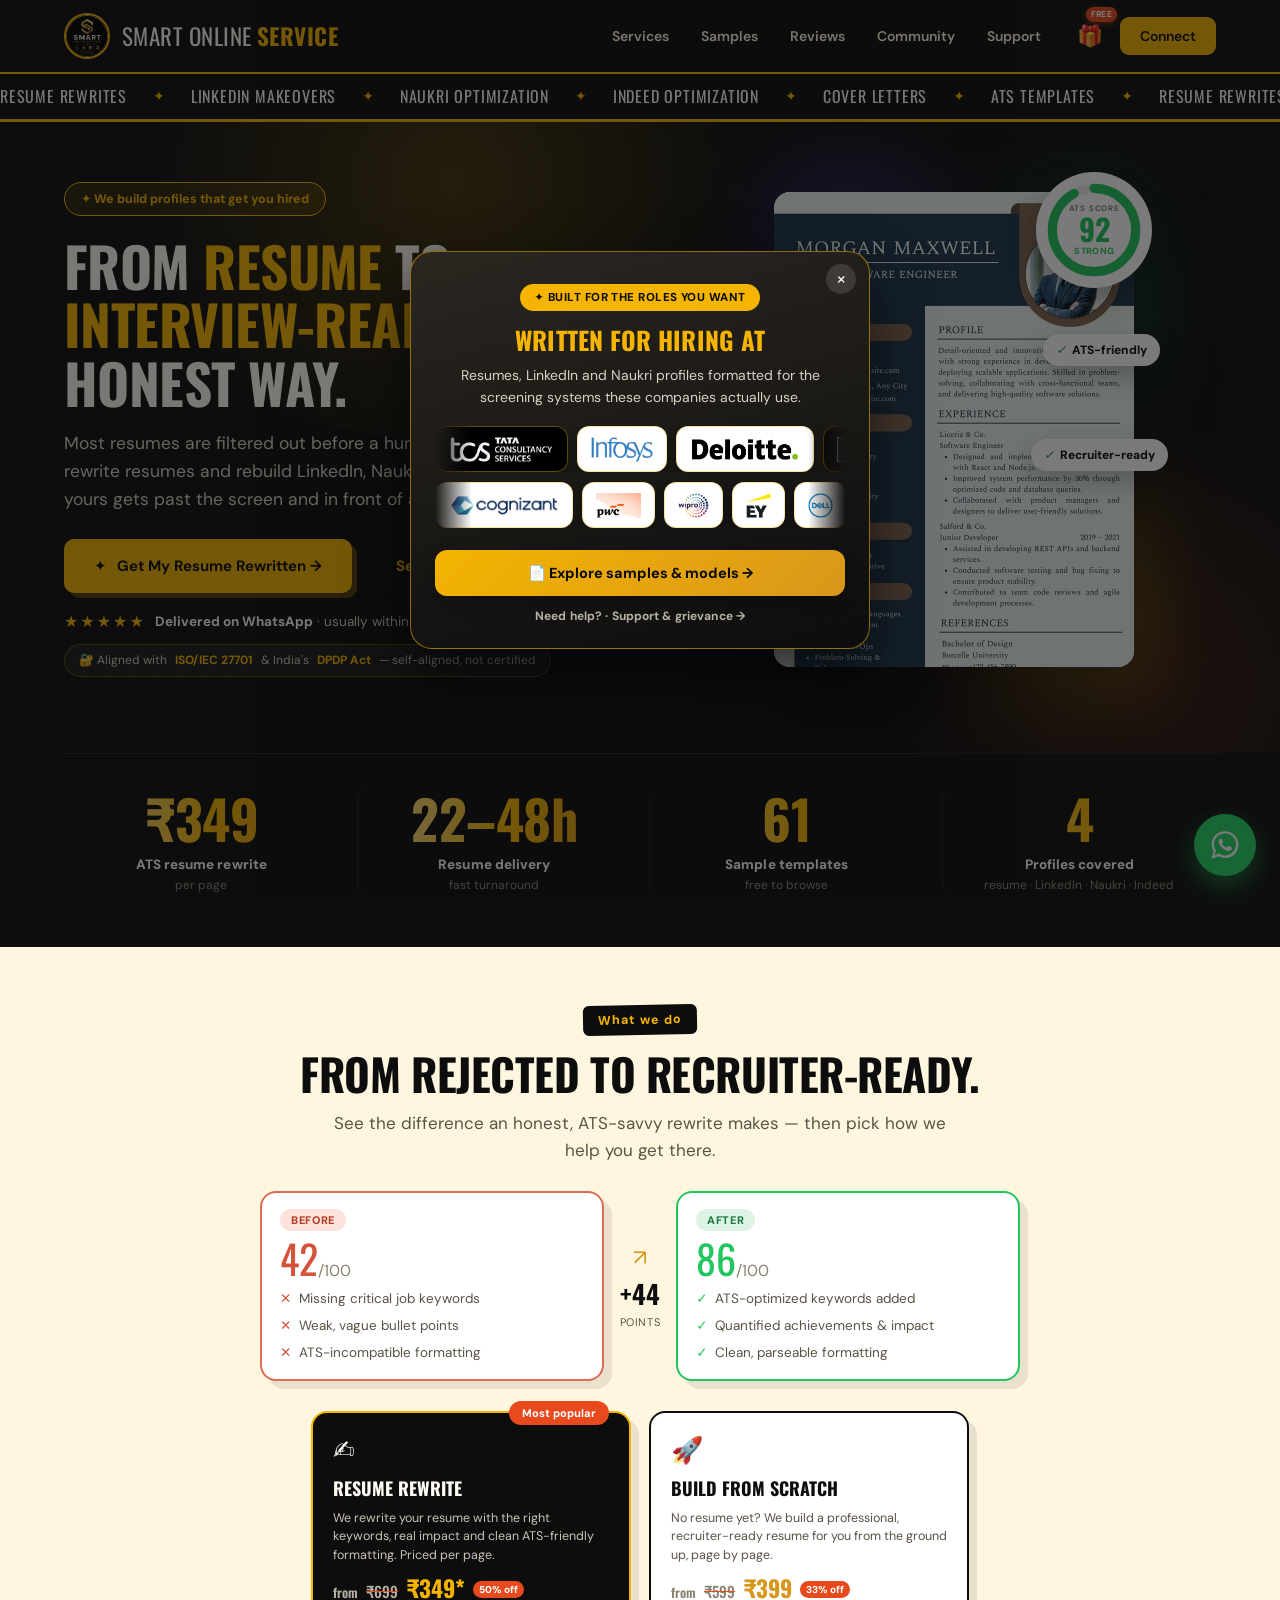
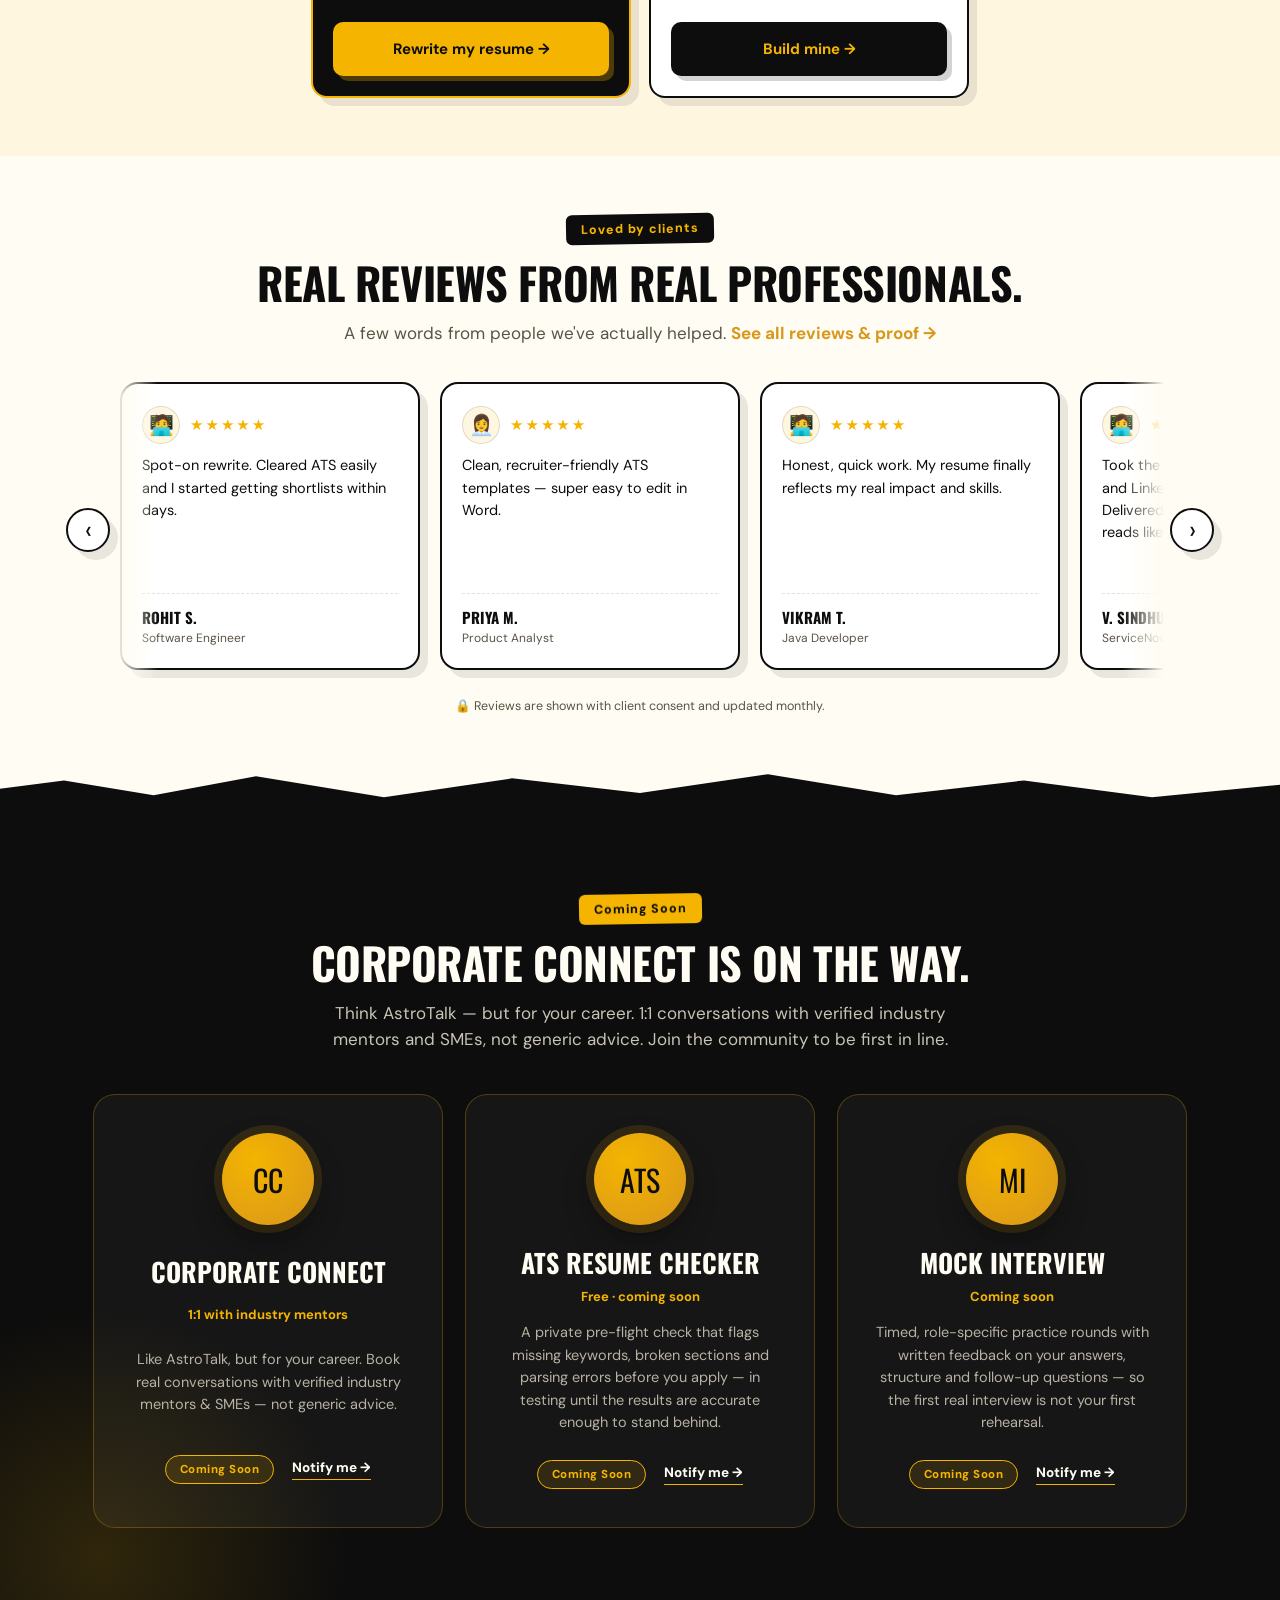
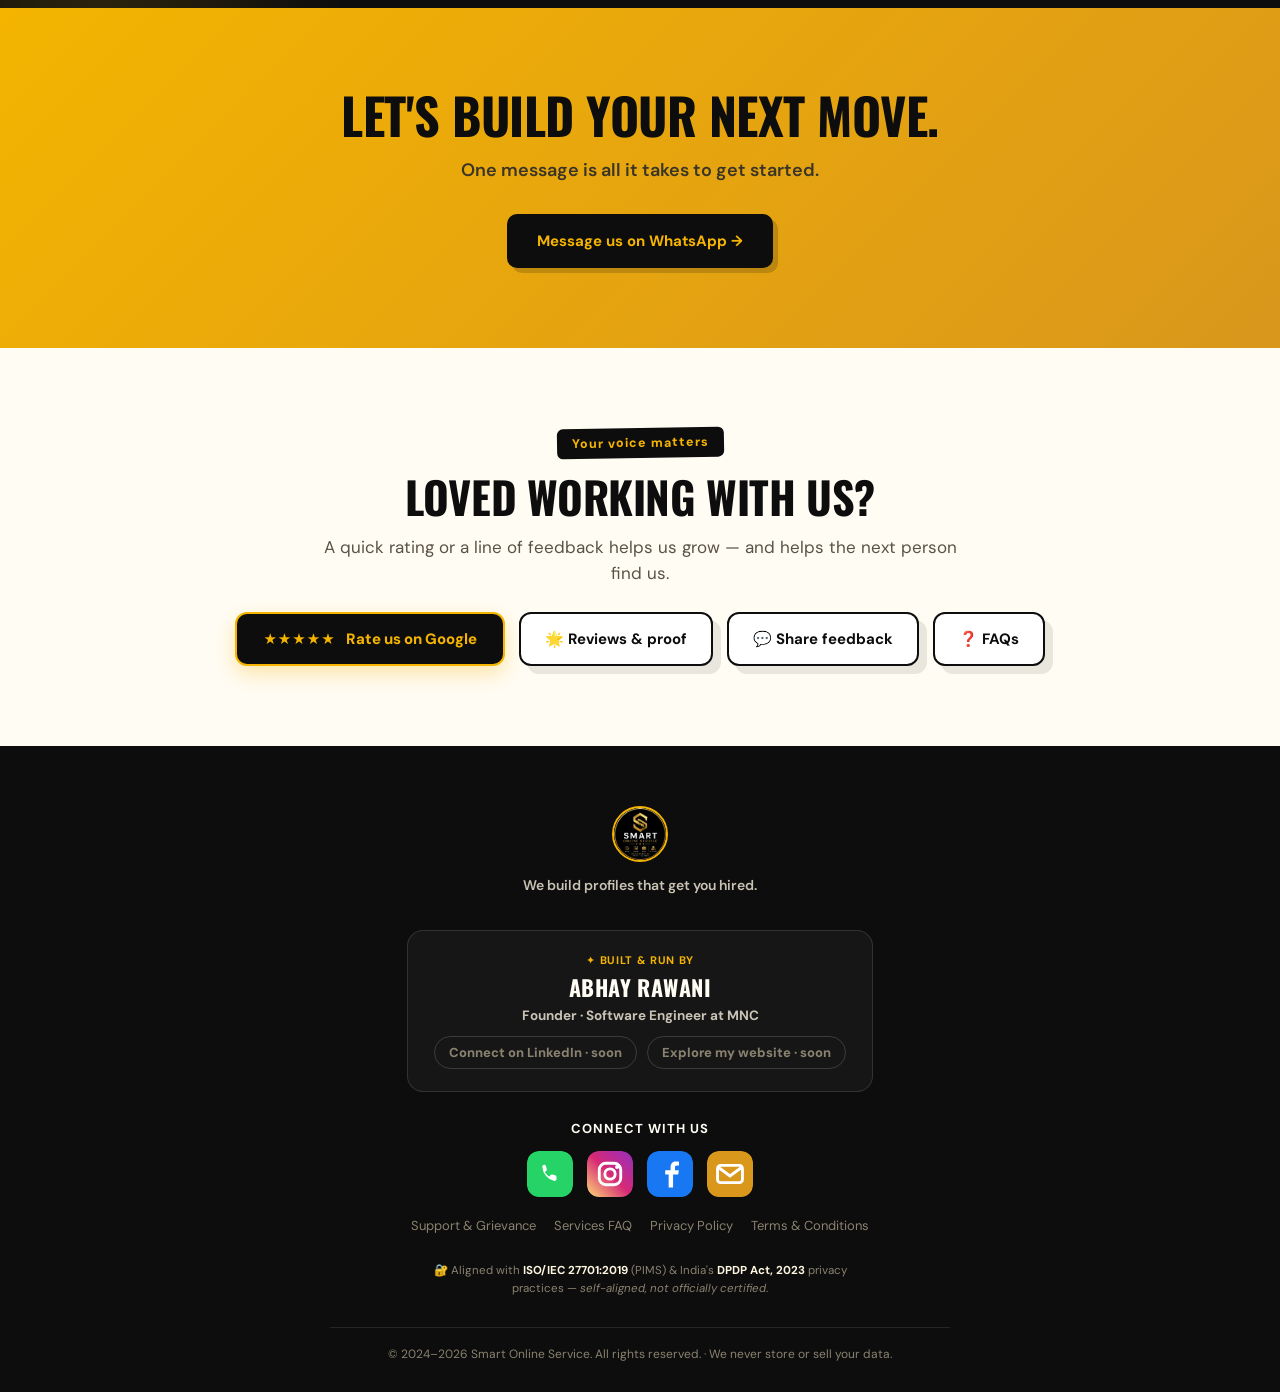
<file: index.html>
<head>
    <meta charset="UTF-8">
    <meta name="viewport" content="width=device-width, initial-scale=1.0">

    <title>Resume Rewrite | LinkedIn & Naukri Profile Optimization | Smart Online Service</title>

    <meta name="description" content="Professional ATS Resume Writing, Resume Rewrite, LinkedIn Optimization, Naukri Profile Optimization and Resume Templates. Resume rewrites from ₹349 per page, delivered on WhatsApp in 24–48 hours.">
    <meta name="keywords" content="Resume Rewrite, Resume Writing Service, ATS Resume, Resume Templates, LinkedIn Optimization, Naukri Profile Optimization, Indeed Profile Optimization, Resume Review, CV Writing, Resume Builder India, Smart Online Service">
    <meta name="author" content="Smart Online Service">
    <meta name="robots" content="index,follow,max-image-preview:large">
    <meta name="theme-color" content="#0d0d0d">

    <link rel="canonical" href="https://smartonlineservice.in/">

    <!-- Favicons -->
    <link rel="apple-touch-icon" sizes="180x180" href="/apple-touch-icon.png">
    <link rel="icon" type="image/png" sizes="32x32" href="/favicon-32x32.png">
    <link rel="icon" type="image/png" sizes="16x16" href="/favicon-16x16.png">
    <link rel="shortcut icon" href="/favicon.ico">
    <link rel="manifest" href="/site.webmanifest">

    <!-- Open Graph -->
    <meta property="og:type" content="website">
    <meta property="og:url" content="https://smartonlineservice.in/">
    <meta property="og:title" content="Resume Rewrite | LinkedIn & Naukri Optimization | Smart Online Service">
    <meta property="og:description" content="ATS Resume Writing, Resume Rewrite, LinkedIn, Naukri and Indeed Profile Optimization by Smart Online Service.">
    <meta property="og:image" content="https://smartonlineservice.in/assets/logo.jpeg">
    <meta property="og:site_name" content="Smart Online Service">

    <!-- Twitter/X -->
    <meta name="twitter:card" content="summary_large_image">
    <meta name="twitter:title" content="Resume Rewrite | Smart Online Service">
    <meta name="twitter:description" content="Professional Resume Writing, LinkedIn, Naukri & Indeed Optimization.">
    <meta name="twitter:image" content="https://smartonlineservice.in/assets/logo.jpeg">

    <!-- Performance -->
    <link rel="preconnect" href="https://fonts.googleapis.com">
    <link rel="preconnect" href="https://fonts.gstatic.com" crossorigin>

    <link href="https://fonts.googleapis.com/css2?family=DM+Sans:wght@400;500;600;700&family=Oswald:wght@500;600;700&display=swap" rel="stylesheet">

    <link rel="stylesheet" href="css/style.css">

    <!-- Structured Data -->
    <script type="application/ld+json">
    {
      "@context":"https://schema.org",
      "@type":"ProfessionalService",
      "name":"Smart Online Service",
      "url":"https://smartonlineservice.in",
      "logo":"https://smartonlineservice.in/assets/logo.jpeg",
      "image":"https://smartonlineservice.in/assets/logo.jpeg",
      "description":"ATS Resume Writing, Resume Rewrite, LinkedIn, Naukri and Indeed Profile Optimization.",
      "areaServed":"India",
      "priceRange":"₹299-₹3999",
      "sameAs":[
        "https://www.instagram.com/smartonlineservice.in"
      ]
    }
    </script>

</head>
<body id="top">
  <div class="grain"></div>

  <!-- NAV -->
  <nav>
    <a class="nav-brand" href="#top" aria-label="Smart Online Service home">
      <img src="assets/logo.jpeg" alt="">
      <span>Smart Online <b>Service</b></span>
    </a>
    <div class="nav-links" id="navLinks">
      <a href="services.html">Services</a>
      <a href="samples.html">Samples</a>
      <a href="testimonials.html">Reviews</a>
      <a href="community.html">Community</a>
      <a href="support.html">Support</a>
      <a class="nav-gift nav-gift-d" href="gifts.html" aria-label="Free gifts" title="Free gifts — HR contacts & certificate">
        <span class="ng-emoji">🎁</span><span class="ng-ping">FREE</span>
      </a>
      <a class="nav-cta" href="connect.html">Connect</a>
    </div>
    <div class="nav-mobile-actions">
      <a class="nav-gift nav-gift-m" href="gifts.html" aria-label="Free gifts" title="Free gifts — HR contacts & certificate">
        <span class="ng-emoji">🎁</span><span class="ng-ping">FREE</span>
      </a>
      <a class="nav-msvc" href="services.html">Services</a>
      <button class="nav-toggle" id="navToggle" type="button" aria-expanded="false" aria-controls="navLinks">
        <span class="nt-label">Explore</span>
        <span class="nt-bars"><span></span><span></span><span></span></span>
        <span class="sr-only">Toggle menu</span>
      </button>
    </div>
  </nav>

  <!-- ROLLING SERVICE HIGHLIGHTS -->
  <div class="ticker" aria-label="Our services">
    <div class="ticker-track" id="tickerTrack"></div>
  </div>

  <!-- HERO -->
  <section class="hero">
    <div class="hero-grid">
      <div class="hero-copy reveal">
        <div class="eyebrow-pill">✦ We build profiles that get you hired</div>
        <h1 class="display">From <span class="hl">resume</span> to <span class="hl">interview-ready</span> — the honest way.</h1>
        <p class="lead">Most resumes are filtered out before a human ever reads them. We rewrite resumes and rebuild LinkedIn, Naukri and Indeed profiles so yours gets past the screen and in front of a recruiter.</p>
        <div class="hero-ctas">
          <a class="btn btn-primary cta-attract" id="heroWaBtn" href="#" target="_blank" rel="noopener noreferrer"><span class="cta-spark">✦</span> Get My Resume Rewritten →</a>
          <a class="btn btn-dark" href="services.html">See services &amp; pricing</a>
        </div>
        <div class="hero-rating">
          <span class="hr-stars" aria-hidden="true">★★★★★</span>
          <span class="hr-text"><strong>Delivered on WhatsApp</strong> · usually within 24–48 hours</span>
        </div>
        <div class="hero-compliance">🔐 Aligned with <b>ISO/IEC 27701</b> &amp; India's <b>DPDP Act</b> — self-aligned, not certified</div>
      </div>

      <div class="hero-visual reveal" aria-hidden="true">
        <div class="hv-stack">
          <!-- clean, un-watermarked sample shots (assets/hero) -->
          <img class="hv-shot" src="assets/hero/template-08.jpg" alt="" loading="lazy">
          <img class="hv-shot" src="assets/hero/template-12.jpg" alt="" loading="lazy">
          <img class="hv-shot" src="assets/hero/template-01.jpg" alt="" loading="lazy">
          <img class="hv-shot" src="assets/hero/template-07.jpg" alt="" loading="lazy">
        </div>
        <div class="hv-gauge">
          <svg viewBox="0 0 120 120" aria-hidden="true">
            <circle class="hvg-track" cx="60" cy="60" r="50"/>
            <circle class="hvg-fill" cx="60" cy="60" r="50"/>
          </svg>
          <div class="hv-score">
            <span class="hv-score-cap">ATS Score</span>
            <strong id="heroScore">0</strong>
            <span class="hv-verdict-lbl">Strong</span>
          </div>
        </div>
        <span class="hv-pill hv-pill-1"><i class="pi">✓</i> ATS-friendly</span>
        <span class="hv-pill hv-pill-2"><i class="pi">✓</i> Recruiter-ready</span>
      </div>
    </div>
  </section>

  <!-- STATS BAND -->
  <section class="stat-band">
    <div class="stat-band-inner" id="heroStats"></div>
  </section>

  <!-- WHAT WE DO -->
  <section class="wwd-section" id="what-we-do">
    <div class="section-inner center">
      <span class="sec-label">What we do</span>
      <h2 class="sec-title display">From rejected to recruiter-ready.</h2>
      <p class="sec-sub">See the difference an honest, ATS-savvy rewrite makes — then pick how we help you get there.</p>

      <div class="wwd-compare reveal">
        <div class="wwd-score wwd-before">
          <span class="wwd-tag">Before</span>
          <div class="wwd-num">42<small>/100</small></div>
          <ul>
            <li>Missing critical job keywords</li>
            <li>Weak, vague bullet points</li>
            <li>ATS-incompatible formatting</li>
          </ul>
        </div>
        <div class="wwd-jump"><span class="wwd-arrow">↗</span><strong>+44</strong><small>points</small></div>
        <div class="wwd-score wwd-after">
          <span class="wwd-tag">After</span>
          <div class="wwd-num">86<small>/100</small></div>
          <ul>
            <li>ATS-optimized keywords added</li>
            <li>Quantified achievements &amp; impact</li>
            <li>Clean, parseable formatting</li>
          </ul>
        </div>
      </div>

      <div class="wwd-grid">
        <article class="wwd-card featured reveal">
          <span class="wwd-best">Most popular</span>
          <div class="wwd-ico">✍️</div>
          <h3>Resume Rewrite</h3>
          <p>We rewrite your resume with the right keywords, real impact and clean ATS-friendly formatting. Priced per page.</p>
          <span class="wwd-price"><span class="wp-from">from</span> <s>₹699</s> <strong>₹349*</strong> <span class="wwd-off">50% off</span></span>
          <a class="btn btn-primary btn-full" id="wwdRewriteBtn" href="#" target="_blank" rel="noopener noreferrer">Rewrite my resume →</a>
        </article>
        <article class="wwd-card reveal">
          <div class="wwd-ico">🚀</div>
          <h3>Build from Scratch</h3>
          <p>No resume yet? We build a professional, recruiter-ready resume for you from the ground up, page by page.</p>
          <span class="wwd-price"><span class="wp-from">from</span> <s>₹599</s> <strong>₹399</strong> <span class="wwd-off">33% off</span></span>
          <a class="btn btn-dark btn-full" href="build.html">Build mine →</a>
        </article>
      </div>
    </div>
  </section>

  <!-- ROLLING REVIEWS -->
  <section class="reviews-roll wwd-section" id="reviews">
    <div class="section-inner center">
      <span class="sec-label">Loved by clients</span>
      <h2 class="sec-title display">Real reviews from real professionals.</h2>
      <p class="sec-sub">A few words from people we've actually helped. <a href="testimonials.html" style="color:var(--gold-deep);font-weight:700">See all reviews &amp; proof →</a></p>
    </div>
    <div class="rr-carousel">
      <button class="rr-arrow rr-prev" id="rrPrev" type="button" aria-label="Previous reviews">‹</button>
      <div class="rr-track" id="reviewsRoll"></div>
      <button class="rr-arrow rr-next" id="rrNext" type="button" aria-label="Next reviews">›</button>
    </div>
    <p class="rr-disclaimer">🔒 Reviews are shown with client consent and updated monthly.</p>
  </section>

  <div class="brush-divider"></div>

  <!-- COMING SOON -->
  <section class="coming-section" id="coming-soon">
    <div class="section-inner coming-inner center">
      <span class="sec-label">Coming Soon</span>
      <h2 class="sec-title display">Corporate Connect is on the way.</h2>
      <p class="sec-sub">Think AstroTalk — but for your career. 1:1 conversations with verified industry mentors and SMEs, not generic advice. Join the community to be first in line.</p>
      <div class="cs-grid" id="comingGrid"></div>
    </div>
  </section>

  <!-- FINAL CTA -->
  <section class="final-cta">
    <h2 class="display">Let's build your next move.</h2>
    <p>One message is all it takes to get started.</p>
    <a class="btn btn-dark" id="ctaWhatsapp" href="#" target="_blank" rel="noopener noreferrer">Message us on WhatsApp →</a>
  </section>

  <!-- FEEDBACK / RATE -->
  <section class="feedback-cta">
    <div class="section-inner center">
      <span class="sec-label">Your voice matters</span>
      <h2 class="sec-title display">Loved working with us?</h2>
      <p class="sec-sub">A quick rating or a line of feedback helps us grow — and helps the next person find us.</p>
      <div class="fb-buttons">
        <a class="rate-btn" id="rateBtn" href="#" target="_blank" rel="noopener noreferrer"><span class="stars">★★★★★</span> Rate us on Google</a>
        <a class="feedback-btn" href="testimonials.html">🌟 Reviews &amp; proof</a>
        <a class="feedback-btn" id="feedbackBtn" href="#">💬 Share feedback</a>
        <a class="feedback-btn" href="FAQ.html">❓ FAQs</a>
      </div>
    </div>
  </section>

  <!-- FOOTER -->
  <footer>
    <div class="footer-center">
      <img class="foot-logo" src="assets/logo.jpeg" alt="Smart Online Service">
      <p class="foot-tagline">We build profiles that get you hired.</p>
      <div class="founder-box" id="founderBox"></div>
      <h5>Connect with us</h5>
      <div class="social-row" id="socialRow"></div>
      <div class="legal-links">
        <a href="support.html">Support &amp; Grievance</a>
        <a href="services-faq.html">Services FAQ</a>
        <a href="privacy.html">Privacy Policy</a>
        <a href="terms.html">Terms &amp; Conditions</a>
      </div>
      <p class="foot-iso">🔐 Aligned with <b>ISO/IEC 27701:2019</b> (PIMS) &amp; India's <b>DPDP Act, 2023</b> privacy practices — <i>self-aligned, not officially certified</i>.</p>
      <div class="foot-bottom">© 2024–2026 Smart Online Service. All rights reserved. · We never store or sell your data.</div>
    </div>
  </footer>

  <a class="float-wa" id="floatWhatsapp" href="#" target="_blank" rel="noopener noreferrer" aria-label="Chat on WhatsApp">
    <svg viewBox="0 0 32 32" aria-hidden="true"><path d="M16 3C9 3 3.5 8.5 3.5 15.5c0 2.4.7 4.6 1.8 6.5L3 29l7.2-2.3c1.8 1 3.9 1.6 6 1.6 7 0 12.5-5.5 12.5-12.5S23 3 16 3zm0 22.8c-1.9 0-3.7-.5-5.2-1.5l-.4-.2-4.3 1.4 1.4-4.2-.3-.4a10.3 10.3 0 0 1-1.6-5.6c0-5.7 4.7-10.4 10.4-10.4s10.4 4.7 10.4 10.4S21.7 25.8 16 25.8zm5.7-7.8c-.3-.2-1.8-.9-2.1-1-.3-.1-.5-.2-.7.2-.2.3-.8 1-.9 1.2-.2.2-.3.2-.6.1-.3-.2-1.3-.5-2.5-1.5-.9-.8-1.5-1.8-1.7-2.1-.2-.3 0-.5.1-.6l.5-.5c.1-.2.2-.3.3-.5.1-.2 0-.4 0-.5l-.9-2.1c-.2-.6-.5-.5-.7-.5h-.6c-.2 0-.5.1-.8.4-.3.3-1 1-1 2.5s1.1 2.9 1.2 3.1c.2.2 2.2 3.3 5.3 4.6.7.3 1.3.5 1.7.7.7.2 1.4.2 1.9.1.6-.1 1.8-.7 2-1.5.3-.7.3-1.4.2-1.5-.1-.2-.3-.2-.6-.4z" fill="#fff"/></svg>
  </a>

  <!-- Welcome popup (centered) — client placement showcase -->
  <div class="launch-pop" id="launchPop" hidden>
    <div class="lp-backdrop" id="lpBackdrop"></div>
    <div class="lp-card">
      <button class="lp-close" id="lpClose" type="button" aria-label="Close">×</button>
      <span class="lp-badge" id="lpBadge">🤝 Proven results</span>
      <h4 class="lp-title" id="lpTitle">Our clients got placed at</h4>
      <p class="lp-sub" id="lpSub">Resumes, LinkedIn &amp; Naukri profiles crafted by us — real offers from India's top companies.</p>
      <div class="lp-clients" aria-label="Companies where our clients got placed">
        <div class="lp-marquee">
          <div class="lp-track">
            <div class="lp-set">
              <span class="lp-chip lp-chip-dark"><img src="assets/clients/tcs.png" alt="TCS" decoding="async"></span>
              <span class="lp-chip"><img src="assets/clients/infosys.png" alt="Infosys" decoding="async"></span>
              <span class="lp-chip"><img src="assets/clients/deloitte.png" alt="Deloitte" decoding="async"></span>
              <span class="lp-chip lp-chip-dark"><img src="assets/clients/amazon.png" alt="Amazon" decoding="async"></span>
              <span class="lp-chip"><img src="assets/clients/microsoft.png" alt="Microsoft" decoding="async"></span>
              <span class="lp-chip"><img src="assets/clients/flipkart.png" alt="Flipkart" decoding="async"></span>
              <span class="lp-chip"><img src="assets/clients/kpmg.png" alt="KPMG" decoding="async"></span>
              <span class="lp-chip"><img src="assets/clients/phonepe.png" alt="PhonePe" decoding="async"></span>
              <span class="lp-chip"><img src="assets/clients/accenture.png" alt="Accenture" decoding="async"></span>
              <span class="lp-chip lp-chip-dark"><img src="assets/clients/netflix.png" alt="Netflix" decoding="async"></span>
              <span class="lp-chip"><img src="assets/clients/zoho.png" alt="Zoho" decoding="async"></span>
              <span class="lp-chip"><img src="assets/clients/lt.png" alt="L&amp;T" decoding="async"></span>
              <span class="lp-chip"><img src="assets/clients/bigbasket.png" alt="bigbasket" decoding="async"></span>
            </div>
          </div>
        </div>
        <div class="lp-marquee lp-marquee-rev">
          <div class="lp-track">
            <div class="lp-set">
              <span class="lp-chip"><img src="assets/clients/cognizant.png" alt="Cognizant" decoding="async"></span>
              <span class="lp-chip"><img src="assets/clients/pwc.png" alt="PwC" decoding="async"></span>
              <span class="lp-chip"><img src="assets/clients/wipro.png" alt="Wipro" decoding="async"></span>
              <span class="lp-chip"><img src="assets/clients/ey.png" alt="EY" decoding="async"></span>
              <span class="lp-chip"><img src="assets/clients/dell.png" alt="Dell" decoding="async"></span>
              <span class="lp-chip lp-chip-dark"><img src="assets/clients/cred.png" alt="CRED" decoding="async"></span>
              <span class="lp-chip"><img src="assets/clients/capgemini.png" alt="Capgemini" decoding="async"></span>
              <span class="lp-chip"><img src="assets/clients/ola.png" alt="Ola" decoding="async"></span>
              <span class="lp-chip"><img src="assets/clients/makemytrip.png" alt="MakeMyTrip" decoding="async"></span>
              <span class="lp-chip lp-chip-dark"><img src="assets/clients/urbancompany.png" alt="Urban Company" decoding="async"></span>
              <span class="lp-chip"><img src="assets/clients/genpact.png" alt="Genpact" decoding="async"></span>
              <span class="lp-chip"><img src="assets/clients/bms.png" alt="Bristol Myers Squibb" decoding="async"></span>
            </div>
          </div>
        </div>
      </div>
      <div class="lp-actions">
        <a class="lp-btn lp-services" href="samples.html">📄 Explore samples &amp; models →</a>
      </div>
      <a class="lp-support" href="support.html">Need help? · Support &amp; grievance →</a>
    </div>
  </div>

  <script src="js/config.js"></script>
  <script src="js/icons.js"></script>
  <script src="js/main.js"></script>
</body>
</html>
</file>
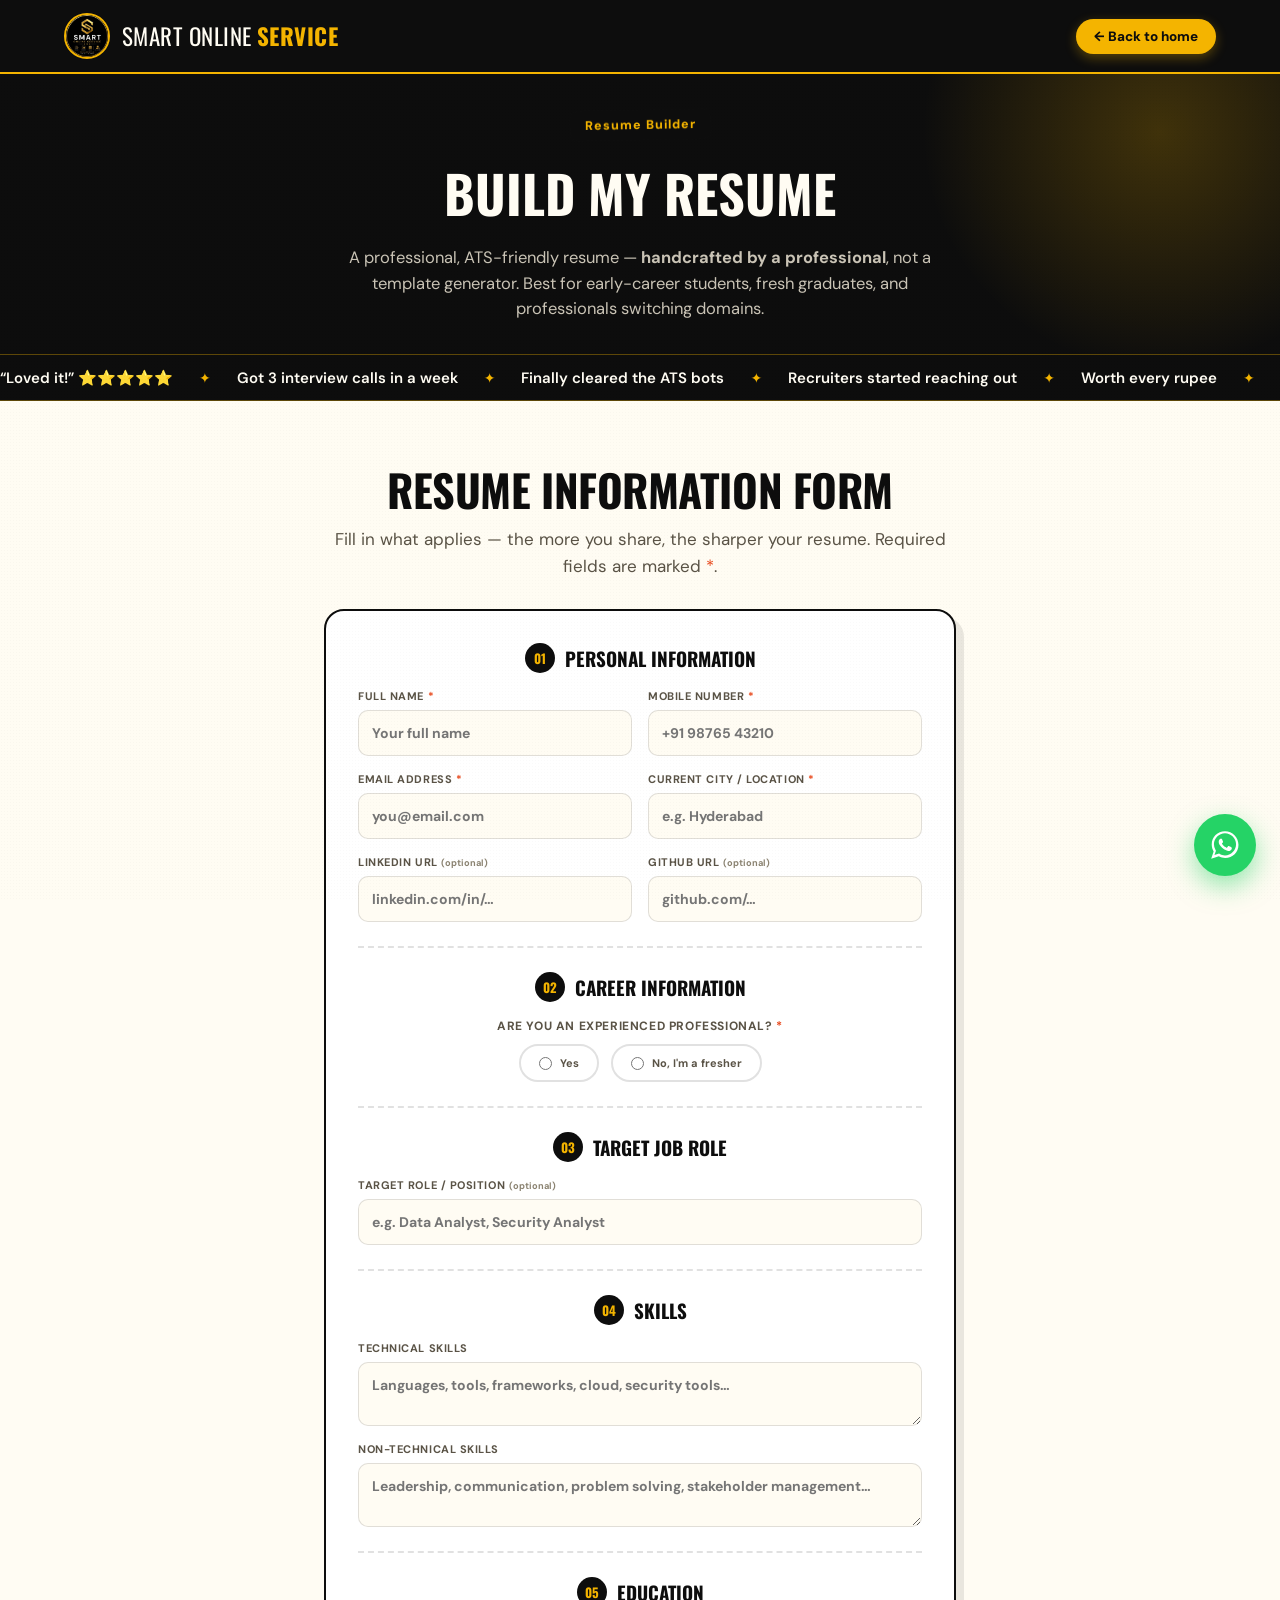
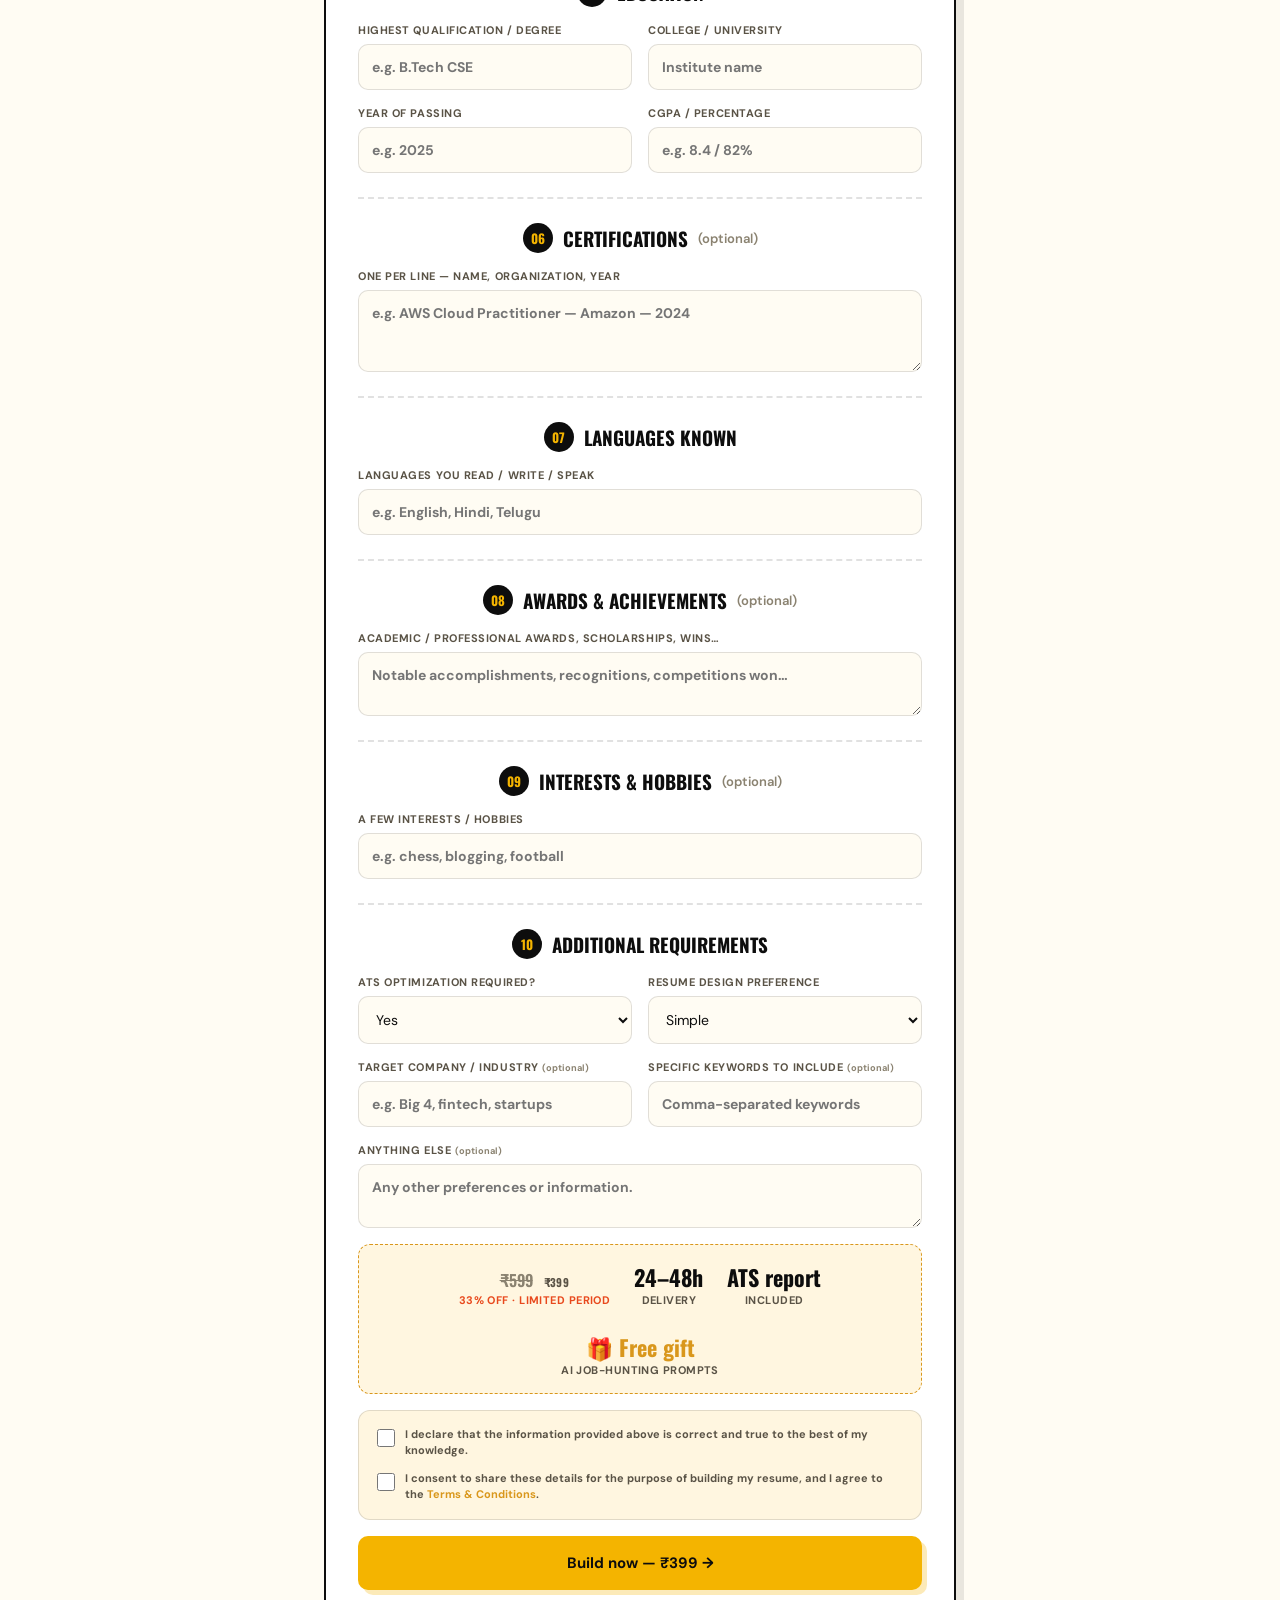
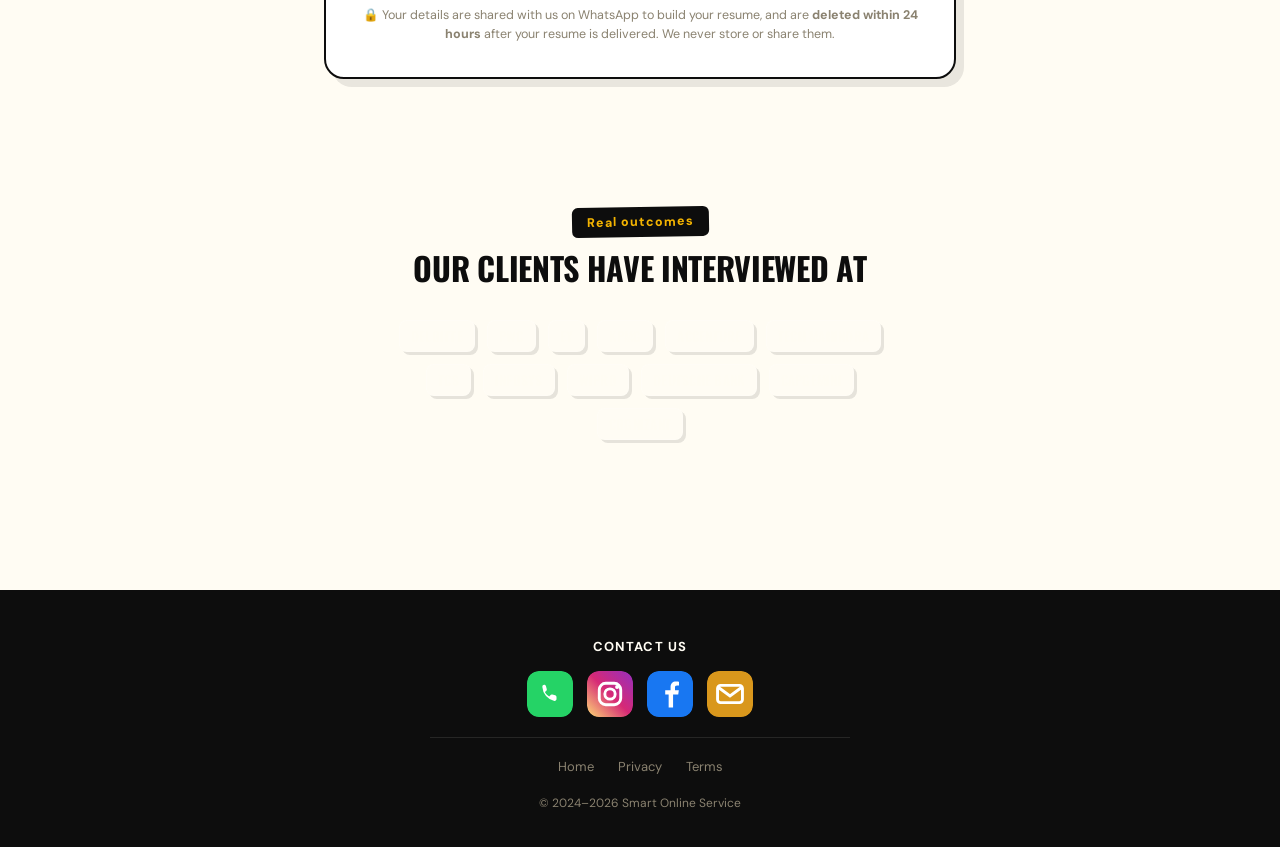
<file: build.html>
<!DOCTYPE html>
<html lang="en">
<head>
  <meta charset="UTF-8">
  <meta name="viewport" content="width=device-width, initial-scale=1.0">
  <meta name="description" content="Build my resume — a professional, handcrafted, ATS-friendly resume for students, fresh graduates and domain-switchers. Delivered in 24–48 hours.">
  <title>Build My Resume | Smart Online Service</title>
  <link rel="icon" href="assets/logo.jpeg" type="image/jpeg">
  <link rel="preconnect" href="https://fonts.googleapis.com">
  <link rel="preconnect" href="https://fonts.gstatic.com" crossorigin>
  <link href="https://fonts.googleapis.com/css2?family=DM+Sans:wght@400;500;600;700&family=Oswald:wght@500;600;700&display=swap" rel="stylesheet">
  <link rel="stylesheet" href="css/style.css">
</head>
<body class="subpage">
  <div class="grain"></div>
  <nav class="subnav">
    <a class="nav-brand" href="index.html"><img src="assets/logo.jpeg" alt=""><span>Smart Online <b>Service</b></span></a>
    <a class="back-link" href="index.html">← Back to home</a>
  </nav>

  <header class="page-hero">
    <div class="page-hero-inner">
      <span class="sec-label">Resume Builder</span>
      <h1>Build my resume</h1>
      <p>A professional, ATS-friendly resume — <strong>handcrafted by a professional</strong>, not a template generator. Best for early-career students, fresh graduates, and professionals switching domains.</p>
    </div>
  </header>

  <!-- rolling proof -->
  <div class="ticker review-ticker build-ticker" aria-label="What our clients say"><div class="ticker-track" id="buildTicker"></div></div>

  <main class="build-body">
    <div class="build-intro center">
      <h2 class="sec-title display">Resume Information Form</h2>
      <p class="sec-sub">Fill in what applies — the more you share, the sharper your resume. Required fields are marked <span class="req">*</span>.</p>
    </div>

    <form class="build-form" id="buildForm" novalidate>
      <!-- 1. Personal -->
      <div class="bf-section">
        <h3 class="bf-section-title"><span>01</span> Personal Information</h3>
        <div class="bf-row">
          <label><span>Full name <i class="req">*</i></span><input type="text" id="bName" placeholder="Your full name" required></label>
          <label><span>Mobile number <i class="req">*</i></span><input type="tel" id="bMobile" placeholder="+91 98765 43210" required></label>
        </div>
        <div class="bf-row">
          <label><span>Email address <i class="req">*</i></span><input type="email" id="bEmail" placeholder="you@email.com" required></label>
          <label><span>Current city / location <i class="req">*</i></span><input type="text" id="bCity" placeholder="e.g. Hyderabad" required></label>
        </div>
        <div class="bf-row">
          <label><span>LinkedIn URL <small>(optional)</small></span><input type="url" id="bLinkedin" placeholder="linkedin.com/in/…"></label>
          <label><span>GitHub URL <small>(optional)</small></span><input type="url" id="bGithub" placeholder="github.com/…"></label>
        </div>
      </div>

      <!-- 2. Career -->
      <div class="bf-section">
        <h3 class="bf-section-title"><span>02</span> Career Information</h3>
        <div class="bf-field-center">
          <span class="bf-q">Are you an experienced professional? <i class="req">*</i></span>
          <div class="bf-radio">
            <label class="radio-pill"><input type="radio" name="exp" value="Yes"> Yes</label>
            <label class="radio-pill"><input type="radio" name="exp" value="No"> No, I'm a fresher</label>
          </div>
        </div>

        <div class="bf-cond" id="expBlock" hidden>
          <div class="bf-row">
            <label><span>Current company</span><input type="text" id="bCompany" placeholder="Company name"></label>
            <label><span>Current designation</span><input type="text" id="bDesignation" placeholder="Your role"></label>
          </div>
          <div class="bf-row">
            <label><span>Company location</span><input type="text" id="bCompanyLoc" placeholder="City"></label>
            <label><span>Working since</span><input type="text" id="bSince" placeholder="e.g. Jun 2022"></label>
          </div>
          <div class="bf-row">
            <label><span>Total years of experience</span><input type="text" id="bTotalExp" placeholder="e.g. 3 years"></label>
            <label><span>Notice period</span>
              <select id="bNotice">
                <option value="">Select…</option>
                <option>Immediate Joiner</option><option>15 Days</option><option>30 Days</option>
                <option>60 Days</option><option>90 Days</option><option>Other</option>
              </select>
            </label>
          </div>
          <div class="bf-field-center">
            <span class="bf-q">Any career break / employment gap?</span>
            <div class="bf-radio">
              <label class="radio-pill"><input type="radio" name="gap" value="Yes"> Yes</label>
              <label class="radio-pill"><input type="radio" name="gap" value="No"> No</label>
            </div>
          </div>
          <div class="bf-cond" id="gapBlock" hidden>
            <div class="bf-row">
              <label><span>Duration of break</span><input type="text" id="bGapDuration" placeholder="e.g. 6 months, 1 year"></label>
              <label><span>Reason <small>(optional)</small></span><input type="text" id="bGapReason" placeholder="Higher studies, family, transition…"></label>
            </div>
          </div>
          <label><span>Key responsibilities / experience <small>(optional)</small></span><textarea id="bResponsibilities" rows="3" placeholder="Roles, projects & key work — a few lines."></textarea></label>
        </div>
      </div>

      <!-- 3. Target role -->
      <div class="bf-section">
        <h3 class="bf-section-title"><span>03</span> Target Job Role</h3>
        <label><span>Target role / position <small>(optional)</small></span><input type="text" id="bTargetRole" placeholder="e.g. Data Analyst, Security Analyst"></label>
      </div>

      <!-- 4. Skills -->
      <div class="bf-section">
        <h3 class="bf-section-title"><span>04</span> Skills</h3>
        <label><span>Technical skills</span><textarea id="bTechSkills" rows="2" placeholder="Languages, tools, frameworks, cloud, security tools…"></textarea></label>
        <label><span>Non-technical skills</span><textarea id="bNonTechSkills" rows="2" placeholder="Leadership, communication, problem solving, stakeholder management…"></textarea></label>
      </div>

      <!-- 5. Education -->
      <div class="bf-section">
        <h3 class="bf-section-title"><span>05</span> Education</h3>
        <div class="bf-row">
          <label><span>Highest qualification / degree</span><input type="text" id="bQualification" placeholder="e.g. B.Tech CSE"></label>
          <label><span>College / university</span><input type="text" id="bCollege" placeholder="Institute name"></label>
        </div>
        <div class="bf-row">
          <label><span>Year of passing</span><input type="text" id="bYearPass" placeholder="e.g. 2025"></label>
          <label><span>CGPA / percentage</span><input type="text" id="bCgpa" placeholder="e.g. 8.4 / 82%"></label>
        </div>
      </div>

      <!-- 6. Certifications -->
      <div class="bf-section">
        <h3 class="bf-section-title"><span>06</span> Certifications <small>(optional)</small></h3>
        <label><span>One per line — name, organization, year</span><textarea id="bCerts" rows="3" placeholder="e.g. AWS Cloud Practitioner — Amazon — 2024"></textarea></label>
      </div>

      <!-- 7. Languages -->
      <div class="bf-section">
        <h3 class="bf-section-title"><span>07</span> Languages Known</h3>
        <label><span>Languages you read / write / speak</span><input type="text" id="bLanguages" placeholder="e.g. English, Hindi, Telugu"></label>
      </div>

      <!-- 8. Awards -->
      <div class="bf-section">
        <h3 class="bf-section-title"><span>08</span> Awards &amp; Achievements <small>(optional)</small></h3>
        <label><span>Academic / professional awards, scholarships, wins…</span><textarea id="bAwards" rows="2" placeholder="Notable accomplishments, recognitions, competitions won…"></textarea></label>
      </div>

      <!-- 9. Interests -->
      <div class="bf-section">
        <h3 class="bf-section-title"><span>09</span> Interests &amp; Hobbies <small>(optional)</small></h3>
        <label><span>A few interests / hobbies</span><input type="text" id="bInterests" placeholder="e.g. chess, blogging, football"></label>
      </div>

      <!-- 10. Additional -->
      <div class="bf-section">
        <h3 class="bf-section-title"><span>10</span> Additional Requirements</h3>
        <div class="bf-row">
          <label><span>ATS optimization required?</span>
            <select id="bAtsOpt"><option>Yes</option><option>No</option></select>
          </label>
          <label><span>Resume design preference</span>
            <select id="bDesignPref"><option>Simple</option><option>Modern</option></select>
          </label>
        </div>
        <div class="bf-row">
          <label><span>Target company / industry <small>(optional)</small></span><input type="text" id="bTargetCompany" placeholder="e.g. Big 4, fintech, startups"></label>
          <label><span>Specific keywords to include <small>(optional)</small></span><input type="text" id="bKeywords" placeholder="Comma-separated keywords"></label>
        </div>
        <label><span>Anything else <small>(optional)</small></span><textarea id="bAdditional" rows="2" placeholder="Any other preferences or information."></textarea></label>
      </div>

      <!-- price / delivery / gift -->
      <div class="build-meta">
        <div class="bm-price"><strong><s id="buildPriceOrig">₹5999</s> <span id="buildPriceLabel">₹3999</span></strong><span class="bm-offer" id="buildOffer">33% off · limited period</span></div>
        <div><strong>24–48h</strong><span>delivery</span></div>
        <div><strong>ATS report</strong><span>included</span></div>
        <div class="bm-gift"><strong>🎁 Free gift</strong><span>AI job-hunting prompts</span></div>
      </div>

      <!-- declarations -->
      <div class="bf-checks">
        <label class="bf-check"><input type="checkbox" id="bDeclare"><span>I declare that the information provided above is correct and true to the best of my knowledge.</span></label>
        <label class="bf-check"><input type="checkbox" id="bConsent"><span>I consent to share these details for the purpose of building my resume, and I agree to the <a href="terms.html" target="_blank" rel="noopener noreferrer">Terms &amp; Conditions</a>.</span></label>
      </div>

      <div class="form-status" id="buildStatus" role="alert"></div>
      <button class="btn btn-primary btn-full" type="submit" id="buildBtn">Build now — ₹3999 →</button>
      <p class="build-note">🔒 Your details are shared with us on WhatsApp to build your resume, and are <strong>deleted within 24 hours</strong> after your resume is delivered. We never store or share them.</p>
    </form>


 <section class="build-proof">
      <span class="sec-label">Real outcomes</span>
      <h2 class="display">Our clients have interviewed at</h2>
      <div class="logo-strip" id="logoStrip"></div>
    </section>


   
  </main>

  <section class="sub-contact">
    <div class="sub-contact-inner">
      <h5>Contact us</h5>
      <div class="social-row" id="subSocial"></div>
      <div class="legal-links"><a href="index.html">Home</a><a href="privacy.html">Privacy</a><a href="terms.html">Terms</a></div>
      <div class="foot-bottom" style="border:0">© 2024–2026 Smart Online Service</div>
    </div>
  </section>

  <a class="float-wa" id="floatWa" href="#" target="_blank" rel="noopener noreferrer" aria-label="Chat on WhatsApp">
    <svg viewBox="0 0 32 32" aria-hidden="true"><path d="M16 3C9 3 3.5 8.5 3.5 15.5c0 2.4.7 4.6 1.8 6.5L3 29l7.2-2.3c1.8 1 3.9 1.6 6 1.6 7 0 12.5-5.5 12.5-12.5S23 3 16 3zm0 22.8c-1.9 0-3.7-.5-5.2-1.5l-.4-.2-4.3 1.4 1.4-4.2-.3-.4a10.3 10.3 0 0 1-1.6-5.6c0-5.7 4.7-10.4 10.4-10.4s10.4 4.7 10.4 10.4S21.7 25.8 16 25.8zm5.7-7.8c-.3-.2-1.8-.9-2.1-1-.3-.1-.5-.2-.7.2-.2.3-.8 1-.9 1.2-.2.2-.3.2-.6.1-.3-.2-1.3-.5-2.5-1.5-.9-.8-1.5-1.8-1.7-2.1-.2-.3 0-.5.1-.6l.5-.5c.1-.2.2-.3.3-.5.1-.2 0-.4 0-.5l-.9-2.1c-.2-.6-.5-.5-.7-.5h-.6c-.2 0-.5.1-.8.4-.3.3-1 1-1 2.5s1.1 2.9 1.2 3.1c.2.2 2.2 3.3 5.3 4.6.7.3 1.3.5 1.7.7.7.2 1.4.2 1.9.1.6-.1 1.8-.7 2-1.5.3-.7.3-1.4.2-1.5-.1-.2-.3-.2-.6-.4z" fill="#fff"/></svg>
  </a>

  <script src="js/config.js"></script>
  <script src="js/icons.js"></script>
  <script>
    (function () {
      const cfg = SITE_CONFIG;
      const $ = (s) => document.querySelector(s);
      const price = cfg.buildPrice || "₹3999";
      var origEl = $("#buildPriceOrig"); if (origEl) origEl.textContent = cfg.buildPriceOriginal || "₹5999";
      var offEl = $("#buildOffer"); if (offEl) offEl.textContent = cfg.buildOffer || "33% off · limited period";

      $("#buildPriceLabel").textContent = price;
      $("#buildBtn").textContent = `Build now — ${price} →`;
      $("#floatWa").href = "https://wa.me/" + cfg.whatsapp;
      if (typeof renderContactRow === "function") renderContactRow($("#subSocial"), cfg);

      // rolling reviews
      const tk = $("#buildTicker");
      if (tk && Array.isArray(cfg.reviews)) {
        const seq = cfg.reviews.map((r) => `<span>${r}</span><i>✦</i>`).join("");
        tk.innerHTML = seq + seq;
      }

      // company proof
      const strip = $("#logoStrip");
      (cfg.companies || []).forEach((c) => {
        const el = document.createElement("span");
        el.className = "logo-chip";
        el.textContent = c;
        strip.appendChild(el);
      });

      // conditional sections
      const expBlock = $("#expBlock"), gapBlock = $("#gapBlock");
      document.querySelectorAll('input[name="exp"]').forEach((r) =>
        r.addEventListener("change", () => { expBlock.hidden = r.value !== "Yes"; }));
      document.querySelectorAll('input[name="gap"]').forEach((r) =>
        r.addEventListener("change", () => { gapBlock.hidden = r.value !== "Yes"; }));

      // submit -> WhatsApp
      const status = $("#buildStatus");
      const val = (id) => { const e = $(id); return e ? e.value.trim() : ""; };
      const radio = (name) => { const e = document.querySelector(`input[name="${name}"]:checked`); return e ? e.value : ""; };
      const line = (label, v) => (v ? `${label}: ${v}\n` : "");

      $("#buildForm").addEventListener("submit", (e) => {
        e.preventDefault();
        status.className = "form-status show";
        const exp = radio("exp");
        if (!val("#bName") || !val("#bMobile") || !val("#bEmail") || !val("#bCity") || !exp) {
          status.classList.add("form-status--error");
          status.textContent = "Please fill name, mobile, email, city and select if you're experienced.";
          return;
        }
        if (!$("#bDeclare").checked || !$("#bConsent").checked) {
          status.classList.add("form-status--error");
          status.textContent = "Please tick the declaration and consent boxes to continue.";
          return;
        }

        let m = `Hi! I'd like the Build My Resume service (${price}).\n\n— PERSONAL —\n`;
        m += line("Name", val("#bName")) + line("Mobile", val("#bMobile")) + line("Email", val("#bEmail")) + line("City", val("#bCity"));
        m += line("LinkedIn", val("#bLinkedin")) + line("GitHub", val("#bGithub"));
        m += `\n— CAREER —\nExperienced: ${exp}\n`;
        if (exp === "Yes") {
          m += line("Company", val("#bCompany")) + line("Designation", val("#bDesignation")) + line("Company location", val("#bCompanyLoc"));
          m += line("Working since", val("#bSince")) + line("Total experience", val("#bTotalExp")) + line("Notice period", val("#bNotice"));
          const gap = radio("gap");
          if (gap) m += `Career break: ${gap}\n`;
          if (gap === "Yes") m += line("Break duration", val("#bGapDuration")) + line("Break reason", val("#bGapReason"));
          m += line("Responsibilities", val("#bResponsibilities"));
        } else {
          m += "Experience: NA\n";
        }
        m += line("\n— TARGET ROLE —\n" + "Role", val("#bTargetRole"));
        m += `\n— SKILLS —\n` + line("Technical", val("#bTechSkills")) + line("Non-technical", val("#bNonTechSkills"));
        m += `\n— EDUCATION —\n` + line("Qualification", val("#bQualification")) + line("College", val("#bCollege")) + line("Year", val("#bYearPass")) + line("CGPA/%", val("#bCgpa"));
        m += line("\n— CERTIFICATIONS —\n" + "Certs", val("#bCerts"));
        m += line("\n— LANGUAGES —\n" + "Languages", val("#bLanguages"));
        m += line("\n— AWARDS —\n" + "Awards", val("#bAwards"));
        m += line("\n— INTERESTS —\n" + "Interests", val("#bInterests"));
        m += `\n— ADDITIONAL —\n` + line("ATS optimization", val("#bAtsOpt")) + line("Design", val("#bDesignPref"));
        m += line("Target company/industry", val("#bTargetCompany")) + line("Keywords", val("#bKeywords")) + line("Notes", val("#bAdditional"));
        m += `\n✅ I confirm the info is correct and consent to the T&C.\nPlease confirm — 24–48h delivery with ATS report (free AI job-hunting prompts included).`;

        status.classList.add("form-status--success");
        status.textContent = "Opening WhatsApp with your details — just hit send to confirm!";
        window.open(`https://wa.me/${cfg.whatsapp}?text=${encodeURIComponent(m)}`, "_blank", "noopener");
      });
    })();
  </script>
</body>
</html>
</file>
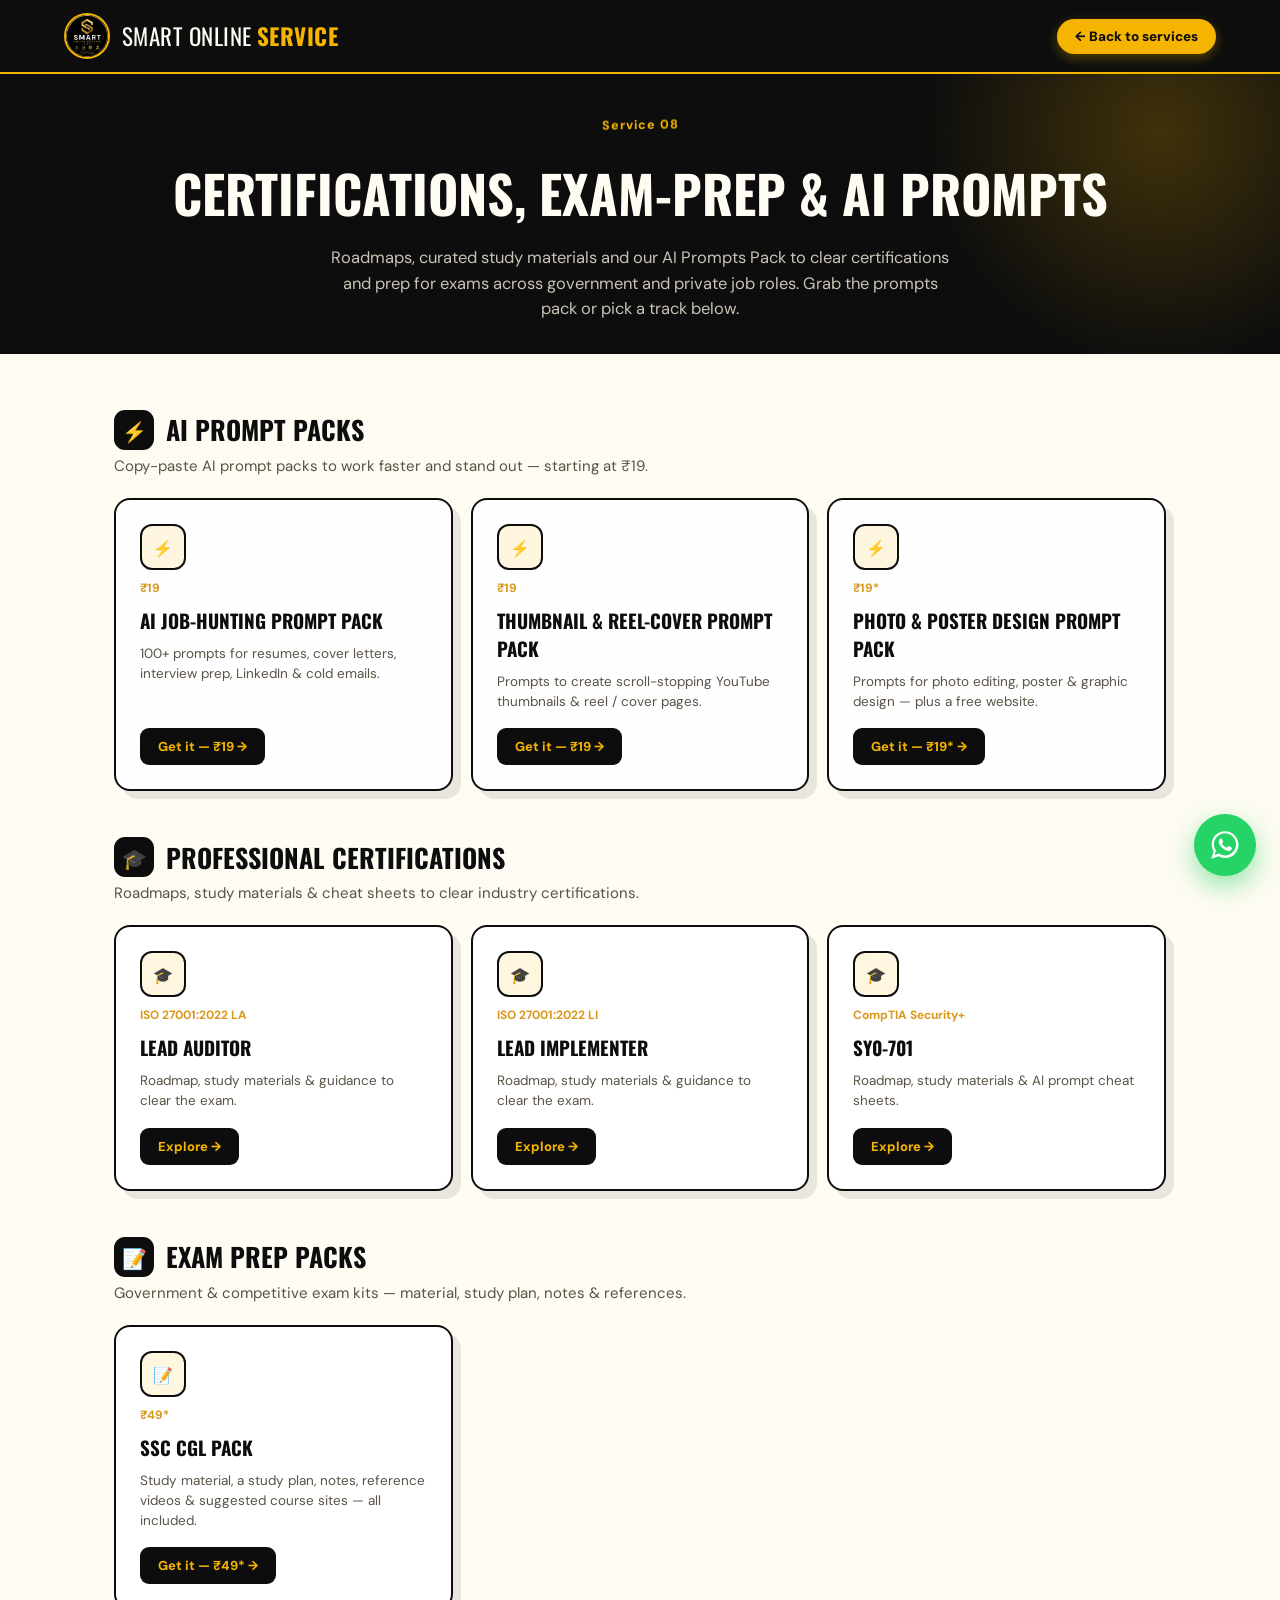
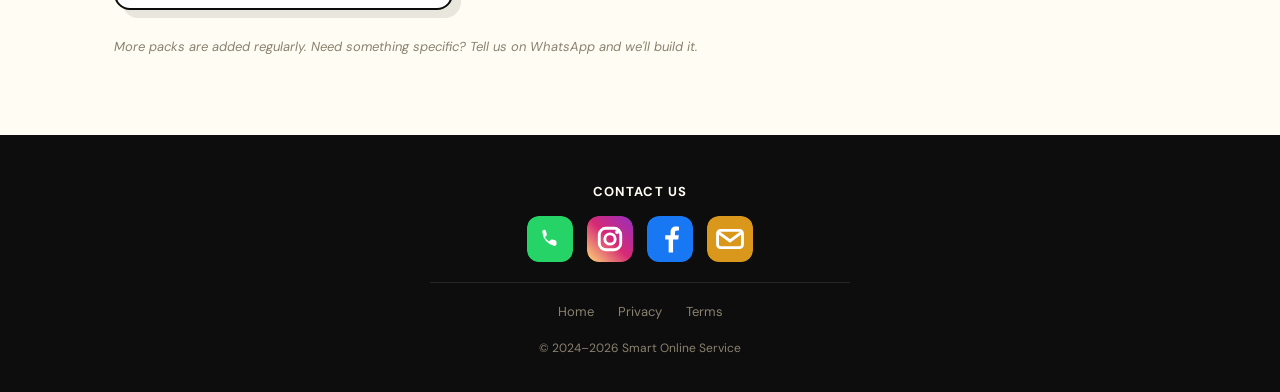
<file: certifications.html>
<!DOCTYPE html>
<html lang="en">
<head>
  <meta charset="UTF-8">
  <meta name="viewport" content="width=device-width, initial-scale=1.0">
  <meta name="description" content="Certification & exam-prep kits — roadmaps, study materials and AI prompt cheat sheets for ISO 27001, CompTIA and more.">
  <title>Certifications & Exam-Prep Kits | Smart Online Service</title>
  <link rel="icon" href="assets/logo.jpeg" type="image/jpeg">
  <link rel="preconnect" href="https://fonts.googleapis.com">
  <link rel="preconnect" href="https://fonts.gstatic.com" crossorigin>
  <link href="https://fonts.googleapis.com/css2?family=DM+Sans:wght@400;500;600;700&family=Oswald:wght@500;600;700&display=swap" rel="stylesheet">
  <link rel="stylesheet" href="css/style.css">
</head>
<body class="subpage">
  <div class="grain"></div>
  <nav class="subnav">
    <a class="nav-brand" href="index.html"><img src="assets/logo.jpeg" alt=""><span>Smart Online <b>Service</b></span></a>
    <a class="back-link" href="services.html">← Back to services</a>
  </nav>

  <header class="page-hero">
    <div class="page-hero-inner">
      <span class="sec-label">Service 08</span>
      <h1>Certifications, Exam-Prep &amp; AI Prompts</h1>
      <p>Roadmaps, curated study materials and our AI Prompts Pack to clear certifications and prep for exams across government and private job roles. Grab the prompts pack or pick a track below.</p>
    </div>
  </header>

  <main class="page-body">
    <h2 class="cat-title"><span class="cat-ico">⚡</span> AI Prompt Packs</h2>
    <p class="cat-sub">Copy-paste AI prompt packs to work faster and stand out — starting at ₹19.</p>
    <div class="tiles-grid" id="promptGrid"></div>

    <h2 class="cat-title"><span class="cat-ico">🎓</span> Professional Certifications</h2>
    <p class="cat-sub">Roadmaps, study materials &amp; cheat sheets to clear industry certifications.</p>
    <div class="tiles-grid" id="certGrid"></div>

    <h2 class="cat-title"><span class="cat-ico">📝</span> Exam Prep Packs</h2>
    <p class="cat-sub">Government &amp; competitive exam kits — material, study plan, notes &amp; references.</p>
    <div class="tiles-grid" id="examGrid"></div>

    <p class="add-note">More packs are added regularly. Need something specific? Tell us on WhatsApp and we'll build it.</p>
  </main>

  <section class="sub-contact">
    <div class="sub-contact-inner">
      <h5>Contact us</h5>
      <div class="social-row" id="subSocial"></div>
      <div class="legal-links"><a href="index.html">Home</a><a href="privacy.html">Privacy</a><a href="terms.html">Terms</a></div>
      <div class="foot-bottom" style="border:0">© 2024–2026 Smart Online Service</div>
    </div>
  </section>

  <a class="float-wa" id="floatWa" href="#" target="_blank" rel="noopener noreferrer" aria-label="Chat on WhatsApp">
    <svg viewBox="0 0 32 32" aria-hidden="true"><path d="M16 3C9 3 3.5 8.5 3.5 15.5c0 2.4.7 4.6 1.8 6.5L3 29l7.2-2.3c1.8 1 3.9 1.6 6 1.6 7 0 12.5-5.5 12.5-12.5S23 3 16 3zm0 22.8c-1.9 0-3.7-.5-5.2-1.5l-.4-.2-4.3 1.4 1.4-4.2-.3-.4a10.3 10.3 0 0 1-1.6-5.6c0-5.7 4.7-10.4 10.4-10.4s10.4 4.7 10.4 10.4S21.7 25.8 16 25.8zm5.7-7.8c-.3-.2-1.8-.9-2.1-1-.3-.1-.5-.2-.7.2-.2.3-.8 1-.9 1.2-.2.2-.3.2-.6.1-.3-.2-1.3-.5-2.5-1.5-.9-.8-1.5-1.8-1.7-2.1-.2-.3 0-.5.1-.6l.5-.5c.1-.2.2-.3.3-.5.1-.2 0-.4 0-.5l-.9-2.1c-.2-.6-.5-.5-.7-.5h-.6c-.2 0-.5.1-.8.4-.3.3-1 1-1 2.5s1.1 2.9 1.2 3.1c.2.2 2.2 3.3 5.3 4.6.7.3 1.3.5 1.7.7.7.2 1.4.2 1.9.1.6-.1 1.8-.7 2-1.5.3-.7.3-1.4.2-1.5-.1-.2-.3-.2-.6-.4z" fill="#fff"/></svg>
  </a>

  <script src="js/config.js"></script>
  <script src="js/icons.js"></script>
  <script>
    (function () {
      const wa = (m) => `https://wa.me/${SITE_CONFIG.whatsapp}?text=${encodeURIComponent(m)}`;
      const make = (ico, meta, title, desc, href, cta) => {
        const el = document.createElement("article");
        el.className = "tile";
        el.innerHTML = `
          <div class="tile-ico">${ico}</div>
          ${meta ? `<span class="tile-meta">${meta}</span>` : ""}
          <h3>${title}</h3>
          <p>${desc || ""}</p>
          <a class="tile-cta" href="${href}" target="_blank" rel="noopener noreferrer">${cta}</a>`;
        return el;
      };
      const promptGrid = document.getElementById("promptGrid");
      (SITE_CONFIG.aiPromptPacks || []).forEach((p) =>
        promptGrid.appendChild(make("⚡", p.price, p.title, p.desc, wa(p.whatsappMsg), "Get it — " + p.price + " →")));
      const certGrid = document.getElementById("certGrid");
      (SITE_CONFIG.certifications || []).forEach((c) =>
        certGrid.appendChild(make("🎓", c.code, c.name, c.desc, wa("Hi! I want to explore the " + c.code + " (" + c.name + ") kit — roadmap & materials."), "Explore →")));
      const examGrid = document.getElementById("examGrid");
      (SITE_CONFIG.examPacks || []).forEach((e) =>
        examGrid.appendChild(make("📝", e.price, e.title, e.desc, wa(e.whatsappMsg), "Get it — " + e.price + " →")));
    })();
  </script>
  <script>renderContactRow(document.getElementById("subSocial"), SITE_CONFIG); document.getElementById("floatWa").href = "https://wa.me/" + SITE_CONFIG.whatsapp;</script>
</body>
</html>
</file>
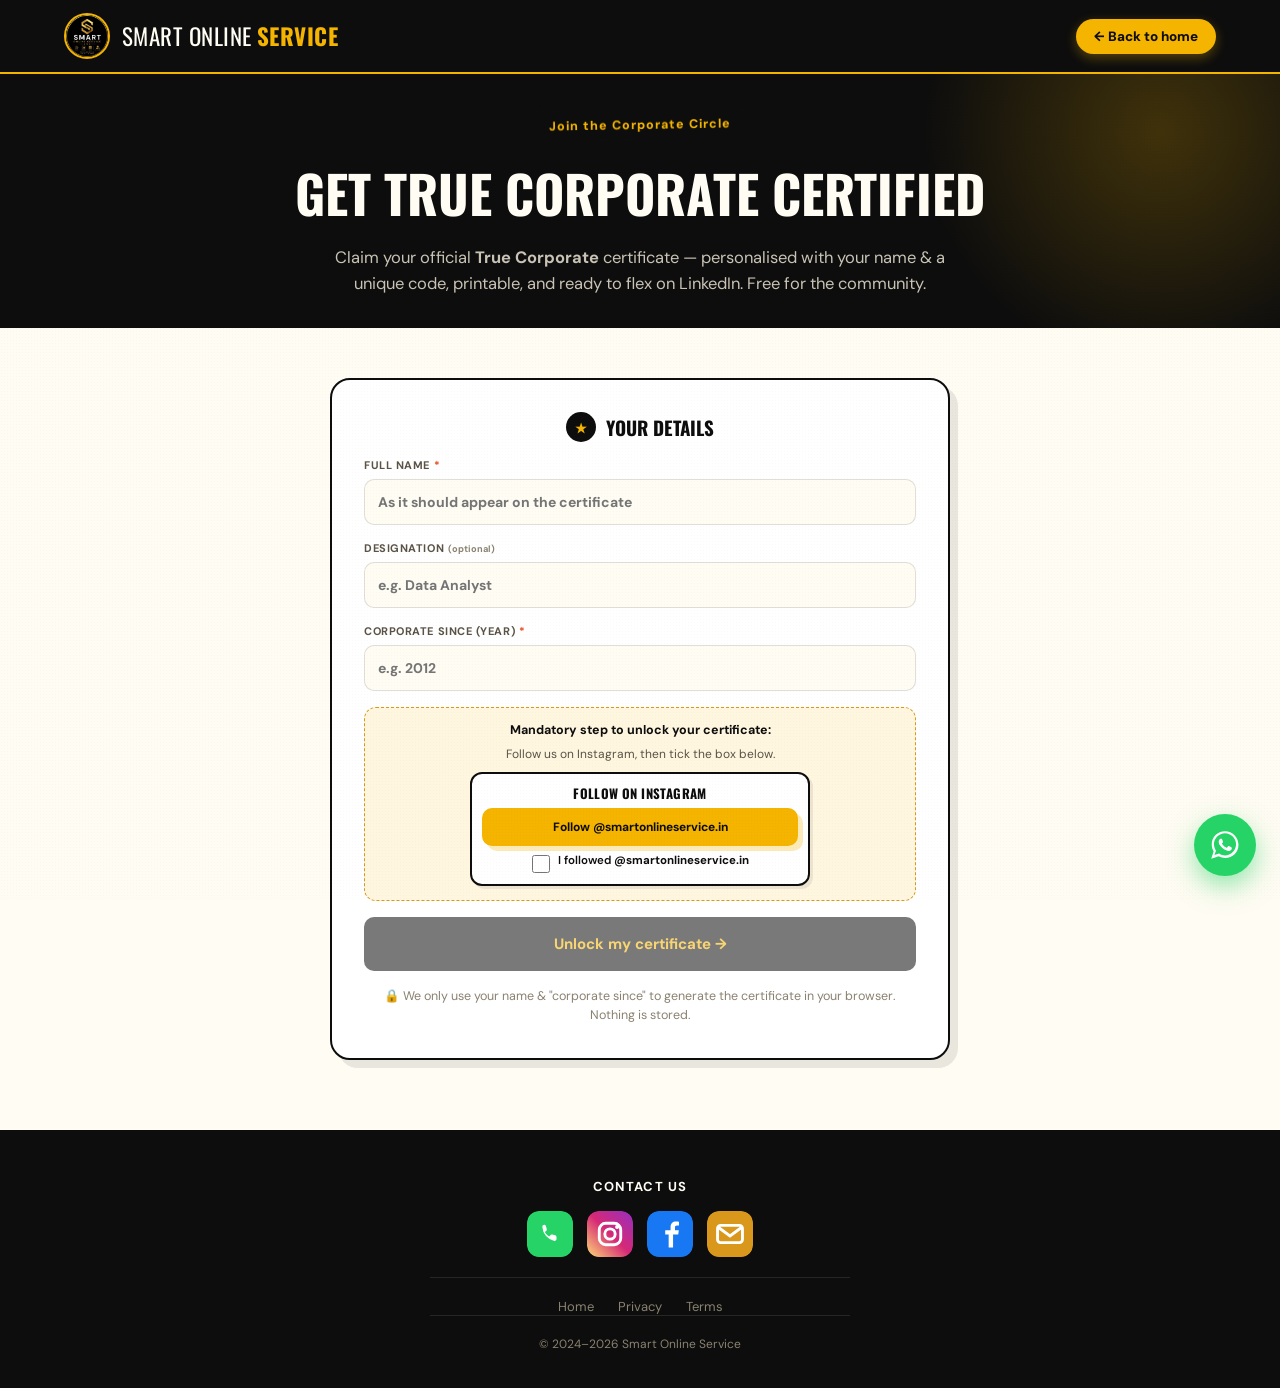
<file: certify.html>
<!DOCTYPE html>
<html lang="en">
<head>
  <meta charset="UTF-8">
  <meta name="viewport" content="width=device-width, initial-scale=1.0">
  <meta name="description" content="Get your free True Corporate certificate from Smart Online Service — personalised, printable, and ready to post on LinkedIn.">
  <title>Get True Corporate Certified | Smart Online Service</title>
  <link rel="icon" href="assets/logo.jpeg" type="image/jpeg">
  <link rel="preconnect" href="https://fonts.googleapis.com">
  <link rel="preconnect" href="https://fonts.gstatic.com" crossorigin>
  <link href="https://fonts.googleapis.com/css2?family=DM+Sans:wght@400;500;600;700&family=Oswald:wght@500;600;700&display=swap" rel="stylesheet">
  <link rel="stylesheet" href="css/style.css">
</head>
<body class="subpage">
  <div class="grain"></div>
  <nav class="subnav">
    <a class="nav-brand" href="index.html"><img src="assets/logo.jpeg" alt=""><span>Smart Online <b>Service</b></span></a>
    <a class="back-link" href="index.html">← Back to home</a>
  </nav>

  <header class="page-hero">
    <div class="page-hero-inner">
      <span class="sec-label">Join the Corporate Circle</span>
      <h1>Get True Corporate Certified</h1>
      <p>Claim your official <strong>True Corporate</strong> certificate — personalised with your name &amp; a unique code, printable, and ready to flex on LinkedIn. Free for the community.</p>
    </div>
  </header>

  <main class="certify-body">
    <div class="certify-grid">
      <!-- form -->
      <form class="build-form certify-form" id="certifyForm" novalidate>
        <h3 class="bf-section-title" style="border:0;margin:0"><span>★</span> Your details</h3>
        <label><span>Full name <i class="req">*</i></span><input type="text" id="cfName" placeholder="As it should appear on the certificate" required></label>
        <label><span>Designation <small>(optional)</small></span><input type="text" id="cfDesignation" placeholder="e.g. Data Analyst"></label>
        <label><span>Corporate since (year) <i class="req">*</i></span><input type="text" id="cfSince" inputmode="numeric" maxlength="4" pattern="\d{4}" placeholder="e.g. 2012" required></label>

        <div class="certify-follow">
          <p class="cf-follow-q">Mandatory step to unlock your certificate:</p>
          <p class="cf-follow-sub">Follow us on Instagram, then tick the box below.</p>
          <div class="cf-option-grid cf-option-grid-single">
            <div class="cf-option cf-option-ig">
              <strong>Follow on Instagram</strong>
              <a class="btn btn-primary btn-full" id="cfFollowBtn" href="#" target="_blank" rel="noopener noreferrer">Follow Instagram</a>
              <label class="bf-check cf-check"><input type="checkbox" id="cfFollowed"><span>I followed <b id="cfHandle">@smartonlineservice.in</b></span></label>
            </div>
          </div>
        </div>

        <div class="form-status" id="certifyStatus" role="alert"></div>
        <button class="btn btn-dark btn-full" type="submit" id="certifyBtn" disabled>Unlock my certificate →</button>
        <p class="build-note">🔒 We only use your name &amp; "corporate since" to generate the certificate in your browser. Nothing is stored.</p>
      </form>
    </div>
  </main>

  <section class="sub-contact">
    <div class="sub-contact-inner">
      <h5>Contact us</h5>
      <div class="social-row" id="subSocial"></div>
      <div class="legal-links"><a href="index.html">Home</a><a href="privacy.html">Privacy</a><a href="terms.html">Terms</a></div>
      <div class="foot-bottom">© 2024–2026 Smart Online Service</div>
    </div>
  </section>

  <a class="float-wa" id="floatWa" href="#" target="_blank" rel="noopener noreferrer" aria-label="Chat on WhatsApp">
    <svg viewBox="0 0 32 32" aria-hidden="true"><path d="M16 3C9 3 3.5 8.5 3.5 15.5c0 2.4.7 4.6 1.8 6.5L3 29l7.2-2.3c1.8 1 3.9 1.6 6 1.6 7 0 12.5-5.5 12.5-12.5S23 3 16 3zm0 22.8c-1.9 0-3.7-.5-5.2-1.5l-.4-.2-4.3 1.4 1.4-4.2-.3-.4a10.3 10.3 0 0 1-1.6-5.6c0-5.7 4.7-10.4 10.4-10.4s10.4 4.7 10.4 10.4S21.7 25.8 16 25.8zm5.7-7.8c-.3-.2-1.8-.9-2.1-1-.3-.1-.5-.2-.7.2-.2.3-.8 1-.9 1.2-.2.2-.3.2-.6.1-.3-.2-1.3-.5-2.5-1.5-.9-.8-1.5-1.8-1.7-2.1-.2-.3 0-.5.1-.6l.5-.5c.1-.2.2-.3.3-.5.1-.2 0-.4 0-.5l-.9-2.1c-.2-.6-.5-.5-.7-.5h-.6c-.2 0-.5.1-.8.4-.3.3-1 1-1 2.5s1.1 2.9 1.2 3.1c.2.2 2.2 3.3 5.3 4.6.7.3 1.3.5 1.7.7.7.2 1.4.2 1.9.1.6-.1 1.8-.7 2-1.5.3-.7.3-1.4.2-1.5-.1-.2-.3-.2-.6-.4z" fill="#fff"/></svg>
  </a>

  <script src="js/config.js"></script>
  <script src="js/icons.js"></script>
  <script>
    (function () {
      const cfg = SITE_CONFIG;
      const $ = (s) => document.querySelector(s);
      const handle = "@" + (cfg.instagram || "").split("/").filter(Boolean).pop();
      $("#cfHandle").textContent = handle;
      $("#cfFollowBtn").href = cfg.instagram;
      $("#cfFollowBtn").textContent = "Follow " + handle;
            $("#floatWa").href = "https://wa.me/" + cfg.whatsapp;
      if (typeof renderContactRow === "function") renderContactRow($("#subSocial"), cfg);

      const status = $("#certifyStatus");
      const followBtn = $("#cfFollowBtn");
      const followed = $("#cfFollowed");
      const certifyBtn = $("#certifyBtn");
      let followClicked = false;

      function updateUnlockState() {
        certifyBtn.disabled = !(followClicked && followed.checked);
      }
      followBtn.addEventListener("click", () => {
        followClicked = true;
        updateUnlockState();
      });
      followed.addEventListener("change", updateUnlockState);
      function genCode() {
        const a = "ABCDEFGHJKLMNPQRSTUVWXYZ23456789"; let s = "SOS-";
        for (let i = 0; i < 6; i++) s += a[Math.floor(Math.random() * a.length)];
        return s;
      }
      function today() {
        const d = new Date(), m = ["Jan","Feb","Mar","Apr","May","Jun","Jul","Aug","Sep","Oct","Nov","Dec"];
        return d.getDate() + " " + m[d.getMonth()] + " " + d.getFullYear();
      }

      $("#certifyForm").addEventListener("submit", (e) => {
        e.preventDefault();
        const name = $("#cfName").value.trim(), designation = $("#cfDesignation").value.trim(), since = $("#cfSince").value.trim();
        status.className = "form-status show";
        if (!name || !since) {
          status.classList.add("form-status--error");
          status.textContent = "Please fill your name and corporate-since year.";
          return;
        }
        const yr = parseInt(since, 10);
        if (!/^\d{4}$/.test(since) || yr < 1950 || yr > new Date().getFullYear()) {
          status.classList.add("form-status--error");
          status.textContent = "Please enter a valid 4-digit year for 'Corporate since' (e.g. 2012).";
          return;
        }
        if (!(followClicked && followed.checked)) {
          status.classList.add("form-status--error");
          status.textContent = "Please follow us on Instagram, then tick that box.";
          return;
        }
        const q = new URLSearchParams({ name: name, since: since, code: genCode(), date: today() });
        if (designation) q.set("designation", designation);
        status.classList.add("form-status--success");
        status.textContent = "Generating your certificate…";
        setTimeout(() => { location.href = "certificate.html?" + q.toString(); }, 500);
      });
    })();
  </script>
</body>
</html>
</file>
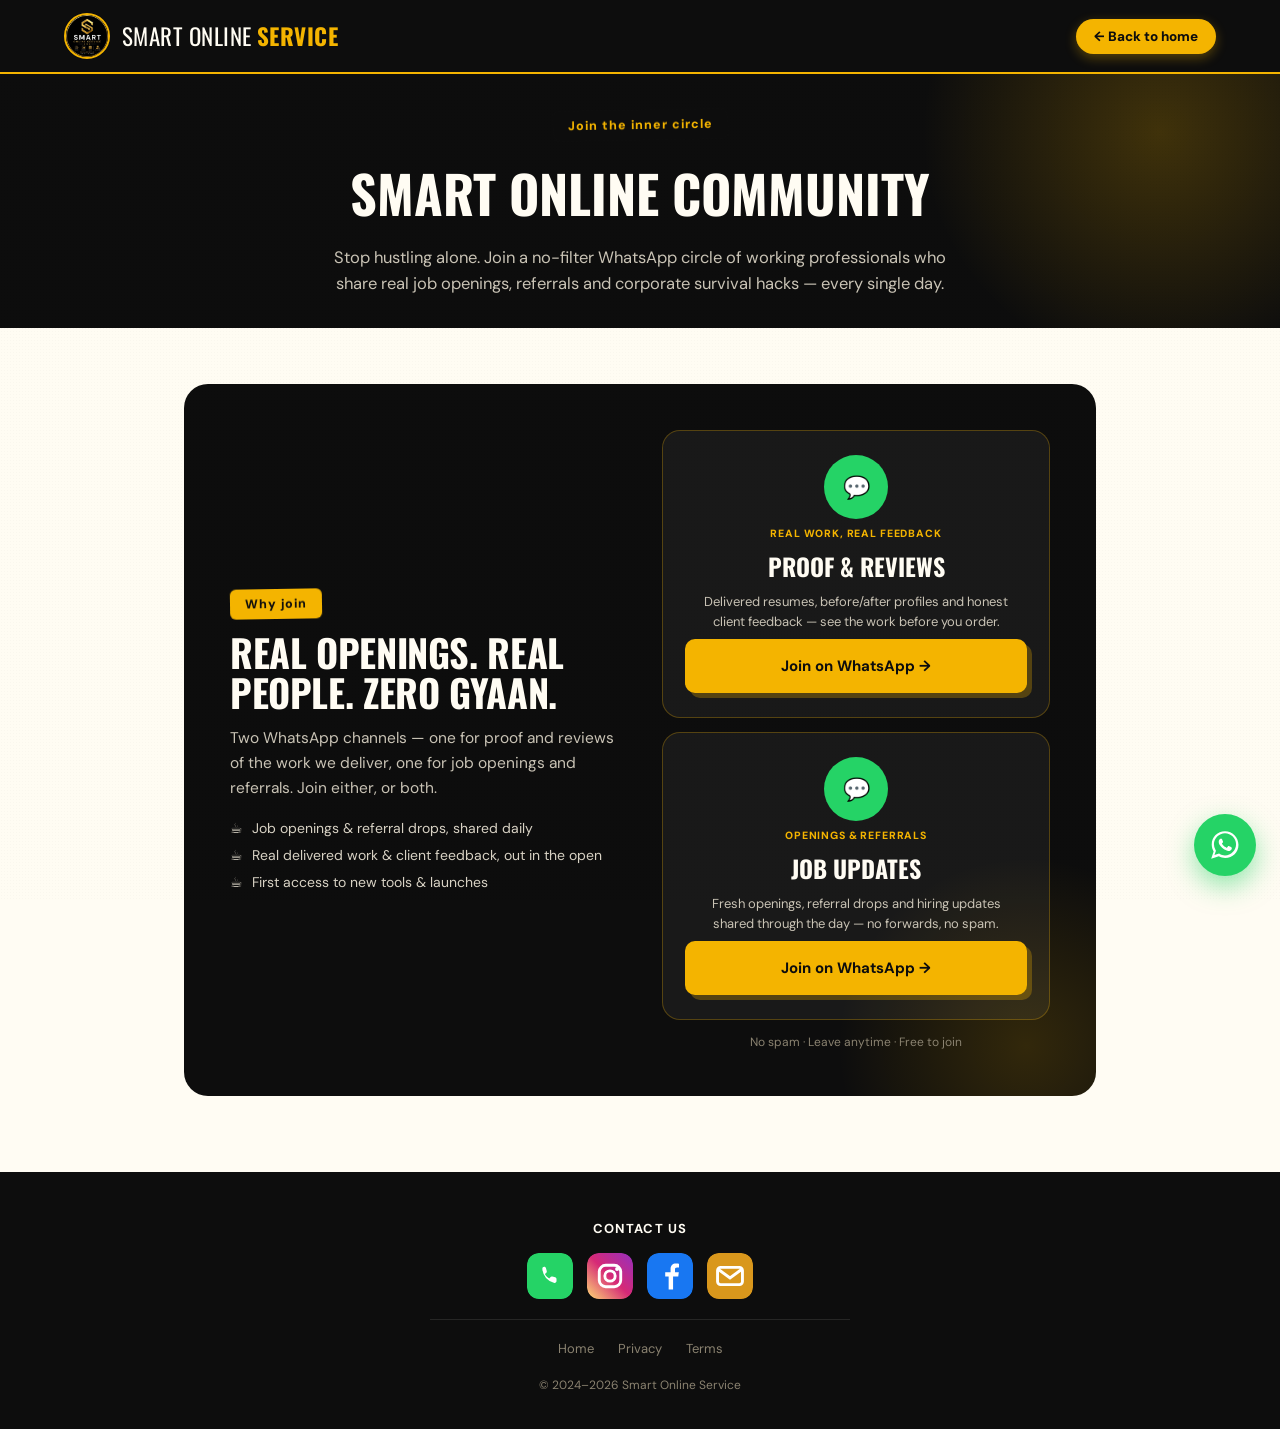
<file: community.html>
<!DOCTYPE html>
<html lang="en">
<head>
  <meta charset="UTF-8">
  <meta name="viewport" content="width=device-width, initial-scale=1.0">
  <meta name="description" content="Join Smart Online Community — a no-filter WhatsApp circle of working professionals sharing real job openings, referrals and corporate survival hacks every day.">
  <title>Join the Community | Smart Online Service</title>
  <link rel="icon" href="assets/logo.jpeg" type="image/jpeg">
  <link rel="preconnect" href="https://fonts.googleapis.com">
  <link rel="preconnect" href="https://fonts.gstatic.com" crossorigin>
  <link href="https://fonts.googleapis.com/css2?family=DM+Sans:wght@400;500;600;700&family=Oswald:wght@500;600;700&display=swap" rel="stylesheet">
  <link rel="stylesheet" href="css/style.css">
</head>
<body class="subpage">
  <div class="grain"></div>
  <nav class="subnav">
    <a class="nav-brand" href="index.html"><img src="assets/logo.jpeg" alt=""><span>Smart Online <b>Service</b></span></a>
    <a class="back-link" href="index.html">← Back to home</a>
  </nav>

  <header class="page-hero">
    <div class="page-hero-inner">
      <span class="sec-label">Join the inner circle</span>
      <h1>Smart Online Community</h1>
      <p>Stop hustling alone. Join a no-filter WhatsApp circle of working professionals who share real job openings, referrals and corporate survival hacks — every single day.</p>
    </div>
  </header>

  <main class="cmty-main">
    <div>
      <div class="community-card">
        <div class="community-copy">
          <span class="sec-label">Why join</span>
          <h2 class="display">Real openings. Real people. Zero gyaan.</h2>
          <p>Two WhatsApp channels — one for proof and reviews of the work we deliver, one for job openings and referrals. Join either, or both.</p>
          <ul class="community-perks">
            <li>Job openings &amp; referral drops, shared daily</li>
            <li>Real delivered work &amp; client feedback, out in the open</li>
            <li>First access to new tools &amp; launches</li>
          </ul>
        </div>
        <div class="community-joins" id="communityJoins"></div>
      </div>
    </div>
  </main>

  <section class="sub-contact">
    <div class="sub-contact-inner">
      <h5>Contact us</h5>
      <div class="social-row" id="subSocial"></div>
      <div class="legal-links"><a href="index.html">Home</a><a href="privacy.html">Privacy</a><a href="terms.html">Terms</a></div>
      <div class="foot-bottom" style="border:0">© 2024–2026 Smart Online Service</div>
    </div>
  </section>

  <a class="float-wa" id="floatWa" href="#" target="_blank" rel="noopener noreferrer" aria-label="Chat on WhatsApp">
    <svg viewBox="0 0 32 32" aria-hidden="true"><path d="M16 3C9 3 3.5 8.5 3.5 15.5c0 2.4.7 4.6 1.8 6.5L3 29l7.2-2.3c1.8 1 3.9 1.6 6 1.6 7 0 12.5-5.5 12.5-12.5S23 3 16 3zm0 22.8c-1.9 0-3.7-.5-5.2-1.5l-.4-.2-4.3 1.4 1.4-4.2-.3-.4a10.3 10.3 0 0 1-1.6-5.6c0-5.7 4.7-10.4 10.4-10.4s10.4 4.7 10.4 10.4S21.7 25.8 16 25.8zm5.7-7.8c-.3-.2-1.8-.9-2.1-1-.3-.1-.5-.2-.7.2-.2.3-.8 1-.9 1.2-.2.2-.3.2-.6.1-.3-.2-1.3-.5-2.5-1.5-.9-.8-1.5-1.8-1.7-2.1-.2-.3 0-.5.1-.6l.5-.5c.1-.2.2-.3.3-.5.1-.2 0-.4 0-.5l-.9-2.1c-.2-.6-.5-.5-.7-.5h-.6c-.2 0-.5.1-.8.4-.3.3-1 1-1 2.5s1.1 2.9 1.2 3.1c.2.2 2.2 3.3 5.3 4.6.7.3 1.3.5 1.7.7.7.2 1.4.2 1.9.1.6-.1 1.8-.7 2-1.5.3-.7.3-1.4.2-1.5-.1-.2-.3-.2-.6-.4z" fill="#fff"/></svg>
  </a>

  <script src="js/config.js"></script>
  <script src="js/icons.js"></script>
  <script>
    (function () {
      var cfg = SITE_CONFIG;
      var joins = document.getElementById("communityJoins");
      var list = cfg.communities || [];
      if (joins && list.length) {
        joins.innerHTML = list.map(function (c) {
          return '<div class="community-join">' +
            '<div class="cj-icon">💬</div>' +
            '<span class="cj-tag">' + c.tag + '</span>' +
            '<strong class="cj-title">' + c.name + '</strong>' +
            '<p class="cj-sub">' + c.desc + '</p>' +
            '<a class="btn btn-primary btn-full" href="' + c.url + '" target="_blank" rel="noopener noreferrer">Join on WhatsApp →</a>' +
          '</div>';
        }).join("") +
        '<p class="community-note">No spam · Leave anytime · Free to join</p>';
      }
      var floatWa = document.getElementById("floatWa");
      if (floatWa) floatWa.href = "https://wa.me/" + cfg.whatsapp + "?text=" + encodeURIComponent("Hi! I'd like to join the Smart Online Community community.");
      if (typeof renderContactRow === "function") renderContactRow(document.getElementById("subSocial"), cfg);
    })();
  </script>
</body>
</html>
</file>
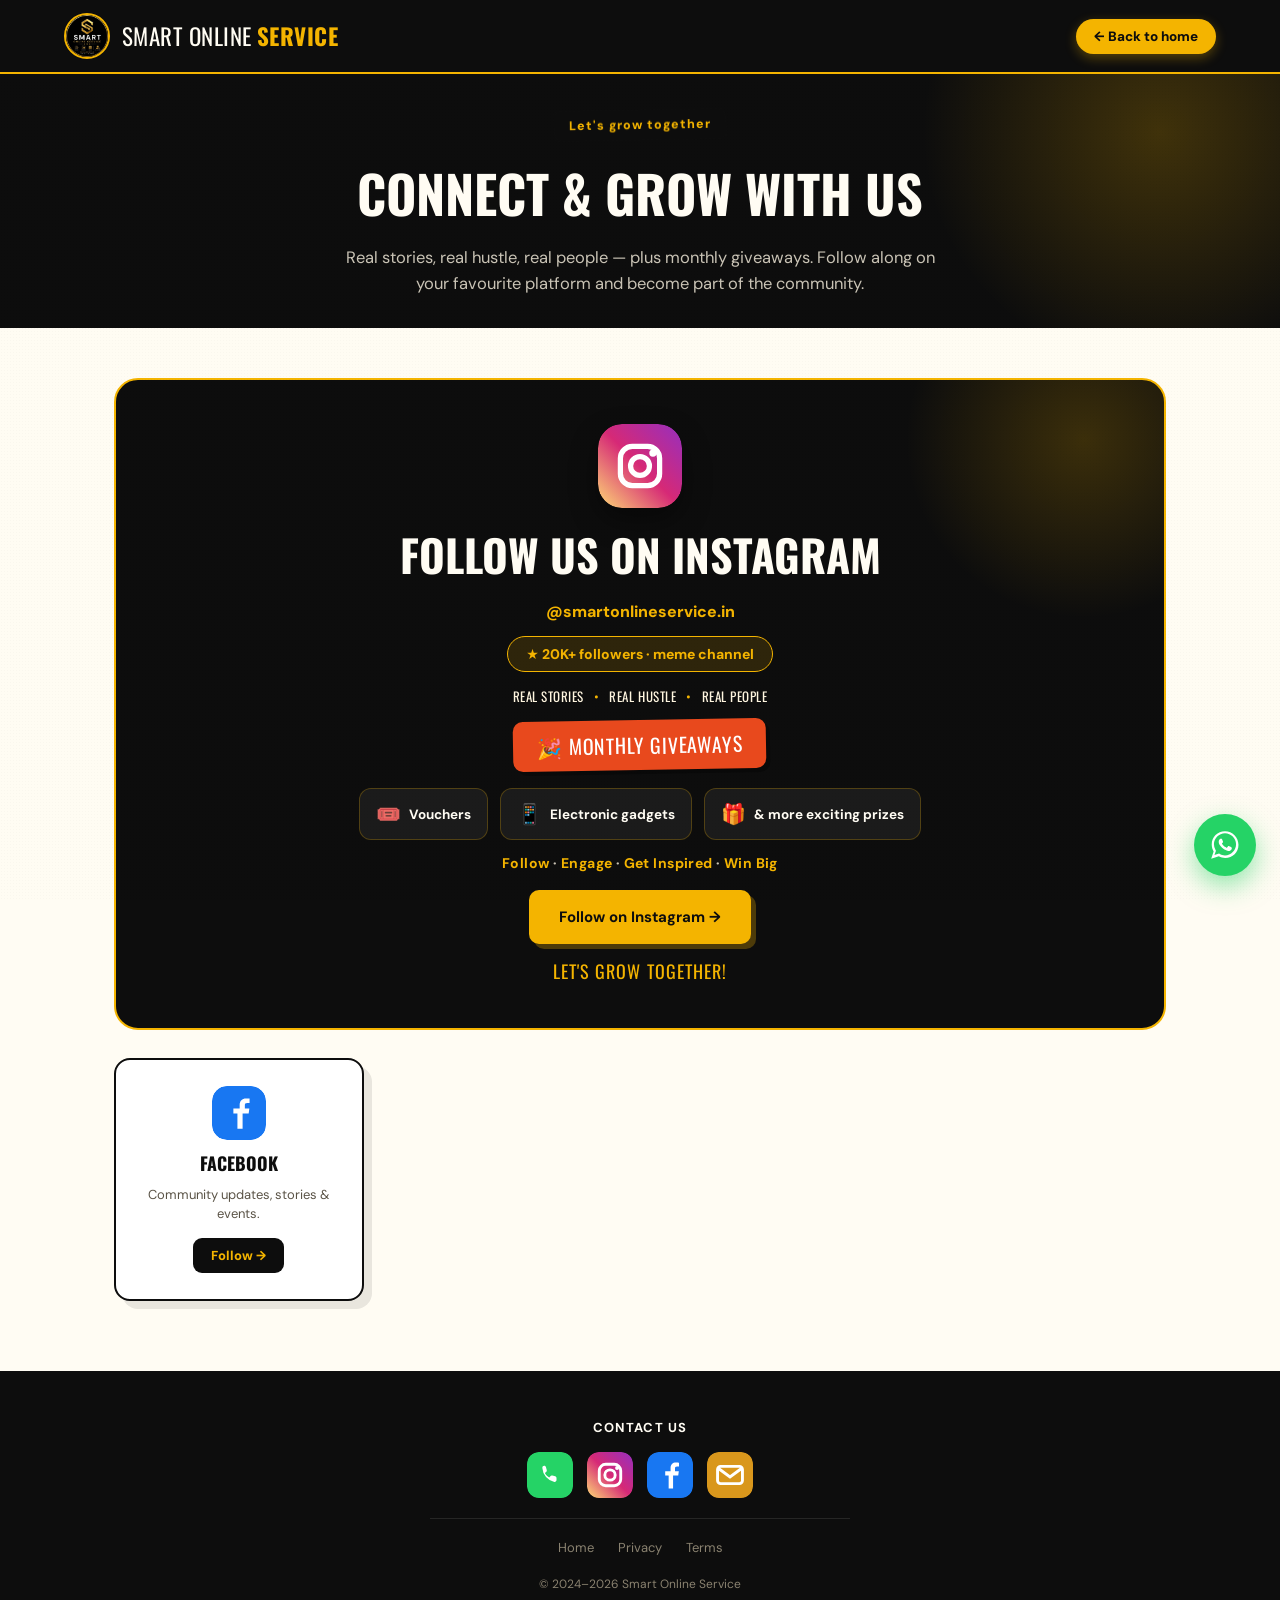
<file: connect.html>
<!DOCTYPE html>
<html lang="en">
<head>
  <meta charset="UTF-8">
  <meta name="viewport" content="width=device-width, initial-scale=1.0">
  <meta name="description" content="Connect with Smart Online Service on Instagram and Facebook — real stories, real hustle, real people, and monthly giveaways.">
  <title>Connect & Grow With Us | Smart Online Service</title>
  <link rel="icon" href="assets/logo.jpeg" type="image/jpeg">
  <link rel="preconnect" href="https://fonts.googleapis.com">
  <link rel="preconnect" href="https://fonts.gstatic.com" crossorigin>
  <link href="https://fonts.googleapis.com/css2?family=DM+Sans:wght@400;500;600;700&family=Oswald:wght@500;600;700&display=swap" rel="stylesheet">
  <link rel="stylesheet" href="css/style.css">
</head>
<body class="subpage">
  <div class="grain"></div>
  <nav class="subnav">
    <a class="nav-brand" href="index.html"><img src="assets/logo.jpeg" alt=""><span>Smart Online <b>Service</b></span></a>
    <a class="back-link" href="index.html">← Back to home</a>
  </nav>

  <header class="page-hero">
    <div class="page-hero-inner">
      <span class="sec-label">Let's grow together</span>
      <h1>Connect &amp; grow with us</h1>
      <p>Real stories, real hustle, real people — plus monthly giveaways. Follow along on your favourite platform and become part of the community.</p>
    </div>
  </header>

  <main class="connect-body">
    <div class="ig-feature" id="igFeature"></div>
    <div class="connect-grid" id="connectGrid"></div>
  </main>

  <section class="sub-contact">
    <div class="sub-contact-inner">
      <h5>Contact us</h5>
      <div class="social-row" id="subSocial"></div>
      <div class="legal-links"><a href="index.html">Home</a><a href="privacy.html">Privacy</a><a href="terms.html">Terms</a></div>
      <div class="foot-bottom" style="border:0">© 2024–2026 Smart Online Service</div>
    </div>
  </section>

  <a class="float-wa" id="floatWa" href="#" target="_blank" rel="noopener noreferrer" aria-label="Chat on WhatsApp">
    <svg viewBox="0 0 32 32" aria-hidden="true"><path d="M16 3C9 3 3.5 8.5 3.5 15.5c0 2.4.7 4.6 1.8 6.5L3 29l7.2-2.3c1.8 1 3.9 1.6 6 1.6 7 0 12.5-5.5 12.5-12.5S23 3 16 3zm0 22.8c-1.9 0-3.7-.5-5.2-1.5l-.4-.2-4.3 1.4 1.4-4.2-.3-.4a10.3 10.3 0 0 1-1.6-5.6c0-5.7 4.7-10.4 10.4-10.4s10.4 4.7 10.4 10.4S21.7 25.8 16 25.8zm5.7-7.8c-.3-.2-1.8-.9-2.1-1-.3-.1-.5-.2-.7.2-.2.3-.8 1-.9 1.2-.2.2-.3.2-.6.1-.3-.2-1.3-.5-2.5-1.5-.9-.8-1.5-1.8-1.7-2.1-.2-.3 0-.5.1-.6l.5-.5c.1-.2.2-.3.3-.5.1-.2 0-.4 0-.5l-.9-2.1c-.2-.6-.5-.5-.7-.5h-.6c-.2 0-.5.1-.8.4-.3.3-1 1-1 2.5s1.1 2.9 1.2 3.1c.2.2 2.2 3.3 5.3 4.6.7.3 1.3.5 1.7.7.7.2 1.4.2 1.9.1.6-.1 1.8-.7 2-1.5.3-.7.3-1.4.2-1.5-.1-.2-.3-.2-.6-.4z" fill="#fff"/></svg>
  </a>

  <script src="js/config.js"></script>
  <script src="js/icons.js"></script>
  <script>
    (function () {
      const cfg = SITE_CONFIG;
      const I = window.SOS_ICON || {};

      // Featured Instagram card
      document.getElementById("igFeature").innerHTML = `
        <div class="ig-badge">${I.instagram || ""}</div>
        <h2>Follow us on Instagram</h2>
        <span class="ig-handle">@smartonlineservice.in</span>
        <span class="ig-followers">★ 20K+ followers · meme channel</span>
        <div class="ig-tags"><span>Real Stories</span><span>Real Hustle</span><span>Real People</span></div>
        <div class="giveaway-banner">🎉 Monthly Giveaways</div>
        <div class="perk-row">
          <div class="perk"><span class="pi">🎟️</span> Vouchers</div>
          <div class="perk"><span class="pi">📱</span> Electronic gadgets</div>
          <div class="perk"><span class="pi">🎁</span> &amp; more exciting prizes</div>
        </div>
        <p class="fewi"><b>Follow</b> · <b>Engage</b> · <b>Get Inspired</b> · <b>Win Big</b></p>
        <a class="btn btn-primary" href="${cfg.instagram}" target="_blank" rel="noopener noreferrer">Follow on Instagram →</a>
        <span class="ig-grow">Let's grow together!</span>`;

      // Other platforms
      // A platform only appears once its URL is filled into js/config.js.
      const cards = [
        { name: "Facebook", ico: "facebook", url: cfg.facebook, note: "Community updates, stories & events." },
        { name: "LinkedIn", ico: "linkedin", url: cfg.linkedin, note: "Professional insights and service updates." },
        { name: "YouTube", ico: "youtube", url: cfg.youtube, note: "Career tips, breakdowns & HR contact drops." },
        { name: "Twitter / X", ico: "twitter", url: cfg.twitter, note: "Quick takes & corporate banter." }
      ].filter((c) => c.url);
      document.getElementById("connectGrid").innerHTML = cards.map((c) => `
        <article class="connect-card">
          <div class="cc-ico">${I[c.ico] || ""}</div>
          <h3>${c.name}</h3>
          <p>${c.note}</p>
          <a class="cc-cta" href="${c.url}" target="_blank" rel="noopener noreferrer">Follow →</a>
        </article>`).join("");

      // Footer + float
      if (typeof renderContactRow === "function") renderContactRow(document.getElementById("subSocial"), cfg);
      document.getElementById("floatWa").href = "https://wa.me/" + cfg.whatsapp;
    })();
  </script>
</body>
</html>
</file>
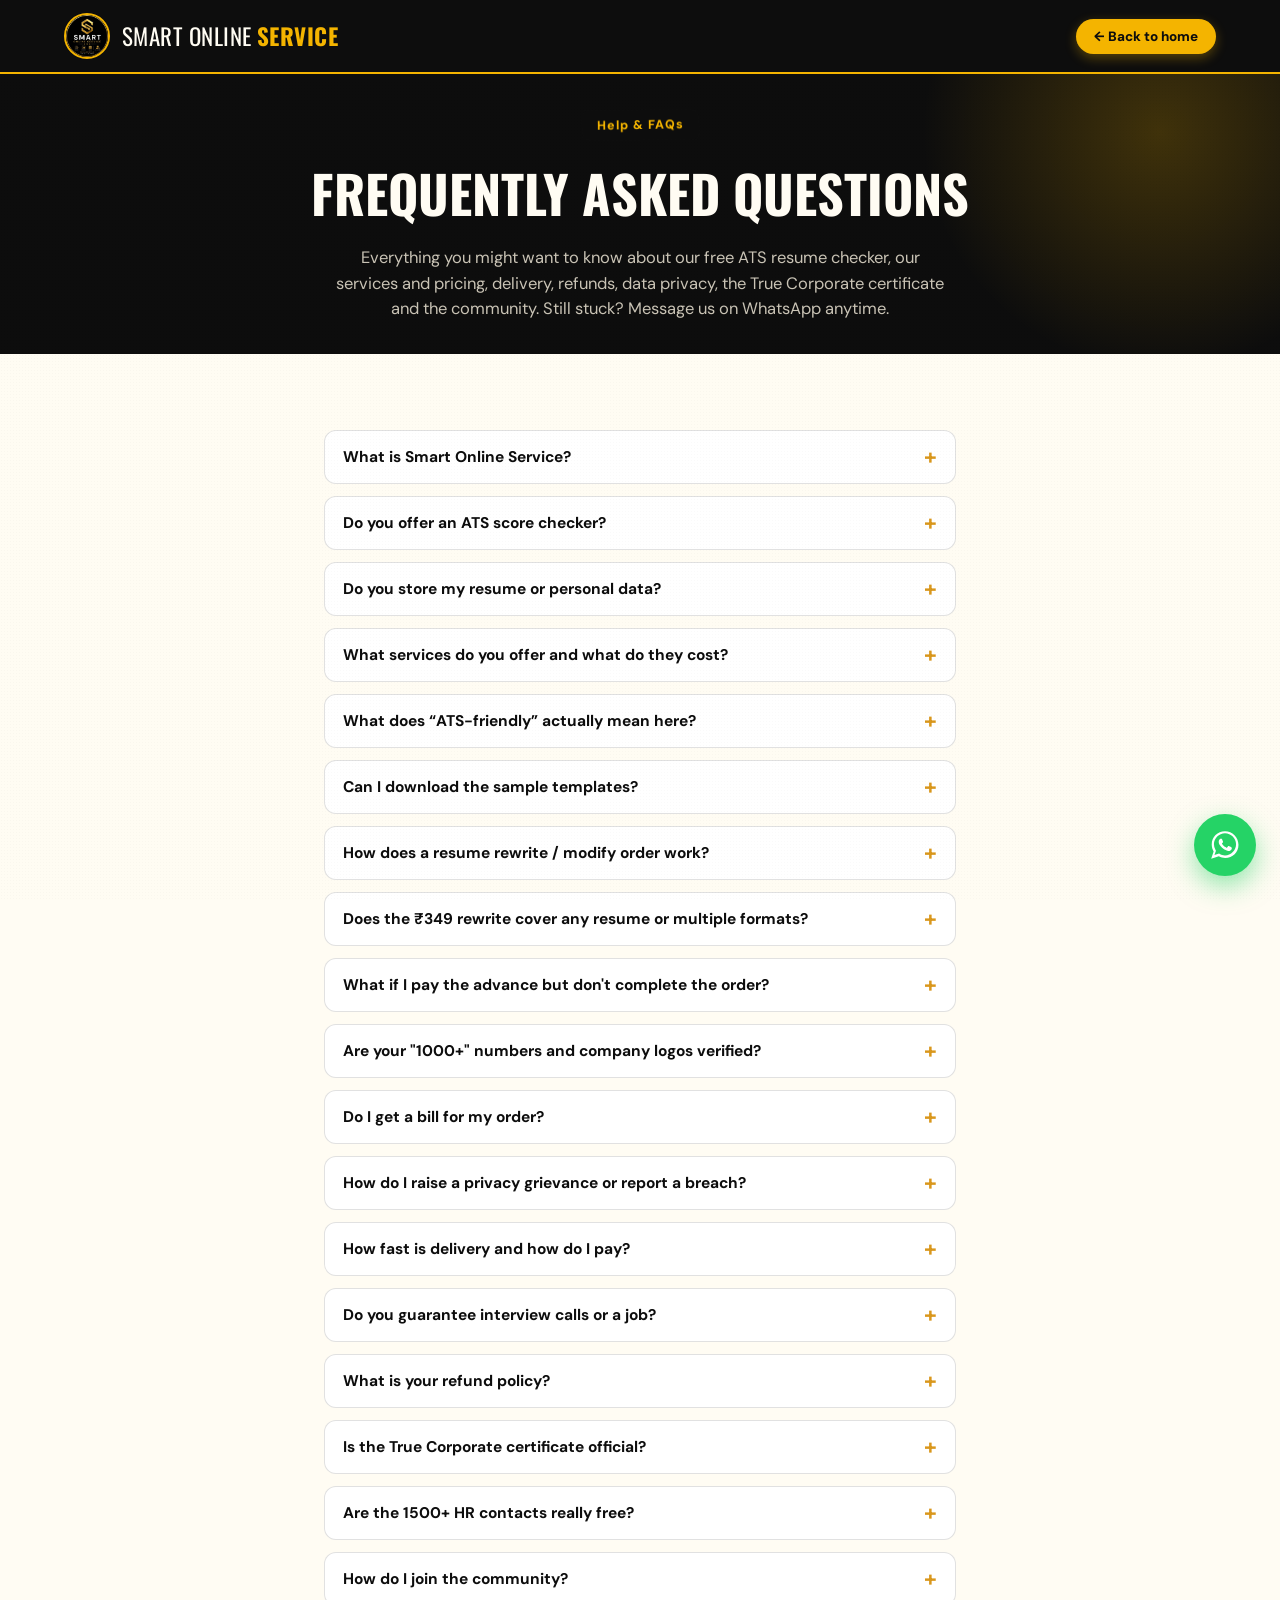
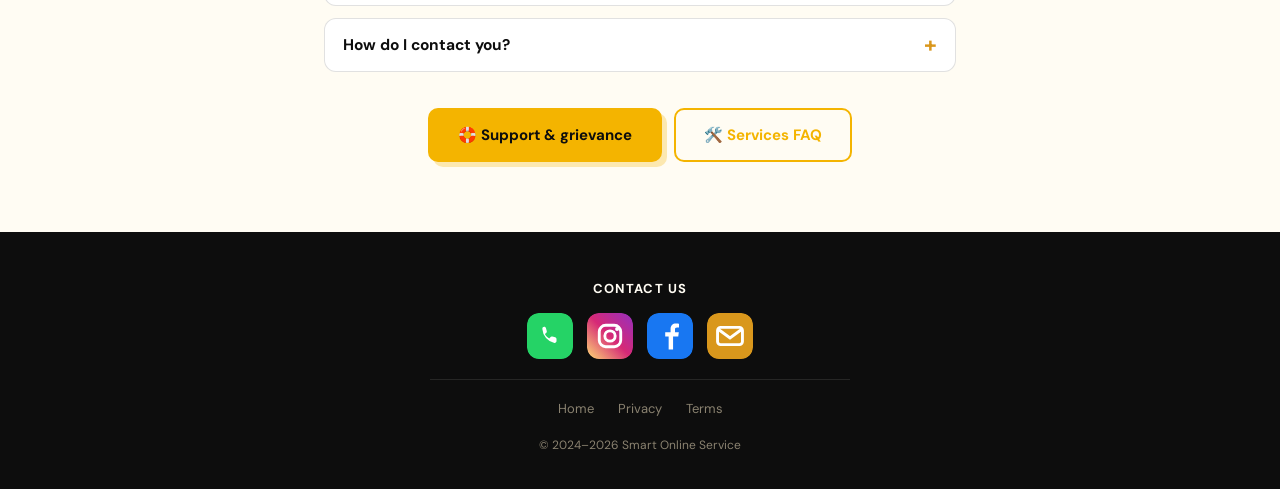
<file: FAQ.html>
<!DOCTYPE html>
<html lang="en">
<head>
  <meta charset="UTF-8">
  <meta name="viewport" content="width=device-width, initial-scale=1.0">
  <meta name="description" content="Frequently asked questions about Smart Online Service — the free ATS resume checker, resume services & pricing, delivery, refunds, data privacy, the True Corporate certificate and the community.">
  <meta name="keywords" content="Smart Online Service FAQ, ATS resume checker FAQ, resume service questions, refund policy, resume privacy">
  <meta name="theme-color" content="#0d0d0d">
  <title>FAQs — Smart Online Service</title>
  <link rel="icon" href="assets/logo.jpeg" type="image/jpeg">
  <link rel="preconnect" href="https://fonts.googleapis.com">
  <link rel="preconnect" href="https://fonts.gstatic.com" crossorigin>
  <link href="https://fonts.googleapis.com/css2?family=DM+Sans:wght@400;500;600;700&family=Oswald:wght@500;600;700&display=swap" rel="stylesheet">
  <link rel="stylesheet" href="css/style.css">
  <!-- FAQ structured data for SEO -->
  <script type="application/ld+json">
  {"@context":"https://schema.org","@type":"FAQPage","mainEntity":[
    {"@type":"Question","name":"Do you offer an ATS score checker?","acceptedAnswer":{"@type":"Answer","text":"No. We do not sell a score. We fix the document itself - structure, keywords and ATS-safe formatting. An ATS Resume Checker is on our roadmap and is listed under Coming Soon."}},
    {"@type":"Question","name":"Do you store my resume or personal data?","acceptedAnswer":{"@type":"Answer","text":"No content-based data is stored beyond 24 hours. The ATS checker scores your resume entirely in your browser and never uploads it. Details you share to fulfil a service are deleted within 24 hours; only your phone number is kept as customer identification. We never share your data with anyone."}},
    {"@type":"Question","name":"How fast is delivery and how do payments work?","acceptedAnswer":{"@type":"Answer","text":"Most paid services are confirmed over WhatsApp and delivered within 24 to 48 hours. Payment is via UPI."}},
    {"@type":"Question","name":"Do you guarantee interview calls or a job?","acceptedAnswer":{"@type":"Answer","text":"No. We help you get noticed and shortlisted, but we do not guarantee interview calls, a job, or a role switch — career outcomes depend on many factors outside our control."}},
    {"@type":"Question","name":"What is your refund policy?","acceptedAnswer":{"@type":"Answer","text":"All refunds are reviewed by our team and may apply only to genuine service-delivery or quality issues. Refunds are not provided for outcome-based concerns such as not receiving interview calls, since those outcomes are not guaranteed."}},
    {"@type":"Question","name":"Is the True Corporate certificate official?","acceptedAnswer":{"@type":"Answer","text":"No. The True Corporate certificate is a free, fun certificate to celebrate corporate life. It is not accredited or affiliated with any employer, university or official body."}}
  ]}
  </script>
</head>
<body class="subpage">
  <div class="grain"></div>
  <nav class="subnav">
    <a class="nav-brand" href="index.html"><img src="assets/logo.jpeg" alt=""><span>Smart Online <b>Service</b></span></a>
    <a class="back-link" href="index.html">← Back to home</a>
  </nav>

  <header class="page-hero">
    <div class="page-hero-inner">
      <span class="sec-label">Help &amp; FAQs</span>
      <h1>Frequently Asked Questions</h1>
      <p>Everything you might want to know about our free ATS resume checker, our services and pricing, delivery, refunds, data privacy, the True Corporate certificate and the community. Still stuck? Message us on WhatsApp anytime.</p>
    </div>
  </header>

  <main class="build-body">
    <div class="faq-grid">
      <details class="faq-item"><summary>What is Smart Online Service?</summary><p>Smart Online Service helps you get noticed, get hired and grow — with free career tools (like the ATS resume checker and verified HR contacts) and affordable, honest services such as resume rewrites, LinkedIn &amp; Naukri optimization, and resume building.</p></details>

      <details class="faq-item"><summary>Do you offer an ATS score checker?</summary><p>No — we do not sell a score. We fix the document itself: structure, keywords and ATS-safe formatting. An <b>ATS Resume Checker</b> is on our roadmap and is listed under Coming Soon on the <a href="index.html" style="color:var(--gold-deep);font-weight:700">home page</a>.</p></details>

      <details class="faq-item"><summary>Do you store my resume or personal data?</summary><p>No. The ATS checker reads and scores your resume entirely in your browser — it's never uploaded. For services, any details you share are <strong>deleted within 24 hours</strong> of delivery; only your phone number is kept as customer identification. While we hold your reference resume and bills, they're stored securely in-house under <strong>enforced controls (encryption, antivirus, restricted access)</strong> — we're accountable for protecting them from breach. We align with <strong>ISO/IEC 27701 &amp; India's DPDP Act, 2023</strong> (self-aligned, not officially certified). See our <a href="privacy.html" style="color:var(--gold-deep);font-weight:700">Privacy Policy</a>.</p></details>

      <details class="faq-item"><summary>What services do you offer and what do they cost?</summary><p>Existing resume modify (₹299* per page), ATS resume rewrite (₹349* per page), Indeed optimization (₹299), LinkedIn optimization (₹499), Naukri optimization (₹499), Resume + LinkedIn or Resume + Naukri combos (₹799), and the Complete Career Boost pack (₹1,299). Full list on the <a href="services.html" style="color:var(--gold-deep);font-weight:700">services page</a>, and exactly how each works on the <a href="services-faq.html" style="color:var(--gold-deep);font-weight:700">Services FAQ</a>.</p></details>

      <details class="faq-item"><summary>What does &ldquo;ATS-friendly&rdquo; actually mean here?</summary><p>It means the file is built so screening software can read it: a <strong>single-column, parseable layout</strong>, standard section headings, real text rather than text inside images or tables, and the <strong>keywords your target roles are actually written in</strong>. There is <strong>no official or central ATS benchmark</strong> anywhere — so we fix the document itself rather than sell you a number. See <a href="terms.html" style="color:var(--gold-deep);font-weight:700">Terms</a>.</p></details>

      <details class="faq-item"><summary>Can I download the sample templates?</summary><p>The template library is a <strong>reference for layout and structure</strong>, and every preview is watermarked. We do not sell blank template files. When you order a rewrite or a build, we <strong>adapt the right structure to your story</strong> as part of the work and deliver editable Word and PDF files.</p></details>

      <details class="faq-item"><summary>How does a resume rewrite / modify order work?</summary><p>You pay the full amount or a 50% advance to start (no payment, no start), then share your reference resume &amp; change details. We share a <strong>watermarked draft</strong> for your confirmation, deliver <strong>editable + PDF</strong> after the balance, and give <strong>one edit within 24 hours</strong> of delivery. Full step-by-step on the <a href="services-faq.html" style="color:var(--gold-deep);font-weight:700">Services FAQ</a>.</p></details>

      <details class="faq-item"><summary>Does the ₹349 rewrite cover any resume or multiple formats?</summary><p>The <strong>₹349* rewrite is priced per page and applies to one selected template/format</strong> — not multiple formats. <strong>Photo-based resumes may carry a small addition</strong> for the extra design work, informed &amp; agreed before we start. We make <strong>all resume types, including global / international formats</strong>, on request — <strong>charges vary</strong> as per the agreement made on WhatsApp or any mode of communication.</p></details>

      <details class="faq-item"><summary>What if I pay the advance but don't complete the order?</summary><p>If you review the draft but stop responding and don't complete payment, we may <strong>contact you across multiple channels</strong> for confirmation. If you don't confirm, the <strong>50% advance is non-refundable</strong> and the <strong>balance stays payable</strong> as agreed. We <strong>never spam or harass</strong> — but we may send a <strong>first written warning</strong> (email/phone) and, if unanswered, act <strong>only through lawful channels</strong>. On full payment you get a delivery receipt. See <a href="terms.html" style="color:var(--gold-deep);font-weight:700">Terms</a>.</p></details>

      <details class="faq-item"><summary>Are your "1000+" numbers and company logos verified?</summary><p>No — figures like "1000+ interview calls" and any company names/logos are shown <strong>for promotional purposes, based on client feedback</strong>. We <strong>don't keep exact tracking</strong> of them, they're <strong>not endorsed or verified by those enterprises</strong>, and we're <strong>not obliged to provide such data or proof</strong>. We also <strong>never share client information with anyone</strong>.</p></details>

      <details class="faq-item"><summary>Do I get a bill for my order?</summary><p>Yes. Every paid order gets a bill on request. We keep a basic record (name, phone, transaction ID) securely for <strong>6 months</strong>, then delete it — see the <a href="privacy.html" style="color:var(--gold-deep);font-weight:700">Privacy Policy</a>.</p></details>

      <details class="faq-item"><summary>How do I raise a privacy grievance or report a breach?</summary><p>Write to our dedicated grievance email <a href="#" id="faqGrievance" style="color:var(--gold-deep);font-weight:700">10xdropgrow@gmail.com</a>. Our <strong>SLA to respond is 24–48 hours</strong> (business days, working hours). Grievances raised beyond 6 months of an order may not be valid, as records are deleted after 6 months. More on the <a href="support.html" style="color:var(--gold-deep);font-weight:700">Support page</a>.</p></details>

      <details class="faq-item"><summary>How fast is delivery and how do I pay?</summary><p>Paid services are confirmed on WhatsApp and typically delivered within <strong>24–48 hours</strong>. Payment is via UPI.</p></details>

      <details class="faq-item"><summary>Do you guarantee interview calls or a job?</summary><p>No. We help you get noticed and shortlisted, but career outcomes depend on many factors outside our control, so we do <strong>not</strong> guarantee interview calls, a job, or a 100% switch.</p></details>

      <details class="faq-item"><summary>What is your refund policy?</summary><p>All refund requests are reviewed by our team. A refund may apply only for genuine service-delivery or quality issues (e.g. a service not delivered or not to the agreed standard). Refunds are <strong>not</strong> provided for outcome-based concerns like not getting calls — since those aren't guaranteed. See <a href="terms.html" style="color:var(--gold-deep);font-weight:700">Terms</a>.</p></details>

      <details class="faq-item"><summary>Is the True Corporate certificate official?</summary><p>No — it's a free, fun certificate to celebrate the spirit of corporate life. It is not accredited or affiliated with any employer, university or official body. <a href="certify.html" style="color:var(--gold-deep);font-weight:700">Get yours free</a>.</p></details>

      <details class="faq-item"><summary>Are the 1500+ HR contacts really free?</summary><p>Yes — the verified HR &amp; recruiter directory is free, with no sign-up. It's our way of giving back to the community.</p></details>

      <details class="faq-item"><summary>How do I join the community?</summary><p>Join the Smart Online Community community on WhatsApp from the <a href="community.html" style="color:var(--gold-deep);font-weight:700">community page</a> — real job openings, referrals and corporate hacks, shared daily.</p></details>

      <details class="faq-item"><summary>How do I contact you?</summary><p>The fastest way is WhatsApp (the green button below), or email <a href="#" id="faqEmail" style="color:var(--gold-deep);font-weight:700">our team</a>. For privacy grievances use our grievance email. Everything's on the <a href="support.html" style="color:var(--gold-deep);font-weight:700">Support page</a>.</p></details>
    </div>

    <div class="faq-support-cta">
      <a class="btn btn-primary" href="support.html">🛟 Support &amp; grievance</a>
      <a class="btn btn-outline" href="services-faq.html">🛠️ Services FAQ</a>
    </div>
  </main>

  <section class="sub-contact">
    <div class="sub-contact-inner">
      <h5>Contact us</h5>
      <div class="social-row" id="subSocial"></div>
      <div class="legal-links"><a href="index.html">Home</a><a href="privacy.html">Privacy</a><a href="terms.html">Terms</a></div>
      <div class="foot-bottom" style="border:0">© 2024–2026 Smart Online Service</div>
    </div>
  </section>

  <a class="float-wa" id="floatWa" href="#" target="_blank" rel="noopener noreferrer" aria-label="Chat on WhatsApp">
    <svg viewBox="0 0 32 32" aria-hidden="true"><path d="M16 3C9 3 3.5 8.5 3.5 15.5c0 2.4.7 4.6 1.8 6.5L3 29l7.2-2.3c1.8 1 3.9 1.6 6 1.6 7 0 12.5-5.5 12.5-12.5S23 3 16 3zm0 22.8c-1.9 0-3.7-.5-5.2-1.5l-.4-.2-4.3 1.4 1.4-4.2-.3-.4a10.3 10.3 0 0 1-1.6-5.6c0-5.7 4.7-10.4 10.4-10.4s10.4 4.7 10.4 10.4S21.7 25.8 16 25.8zm5.7-7.8c-.3-.2-1.8-.9-2.1-1-.3-.1-.5-.2-.7.2-.2.3-.8 1-.9 1.2-.2.2-.3.2-.6.1-.3-.2-1.3-.5-2.5-1.5-.9-.8-1.5-1.8-1.7-2.1-.2-.3 0-.5.1-.6l.5-.5c.1-.2.2-.3.3-.5.1-.2 0-.4 0-.5l-.9-2.1c-.2-.6-.5-.5-.7-.5h-.6c-.2 0-.5.1-.8.4-.3.3-1 1-1 2.5s1.1 2.9 1.2 3.1c.2.2 2.2 3.3 5.3 4.6.7.3 1.3.5 1.7.7.7.2 1.4.2 1.9.1.6-.1 1.8-.7 2-1.5.3-.7.3-1.4.2-1.5-.1-.2-.3-.2-.6-.4z" fill="#fff"/></svg>
  </a>

  <script src="js/config.js"></script>
  <script src="js/icons.js"></script>
  <script>
    (function () {
      var cfg = SITE_CONFIG;
      var floatWa = document.getElementById("floatWa");
      if (floatWa) floatWa.href = "https://wa.me/" + cfg.whatsapp;
      var fe = document.getElementById("faqEmail");
      if (fe) fe.href = "mailto:" + cfg.email;
      var fg = document.getElementById("faqGrievance");
      if (fg) { var gm = cfg.grievanceEmail || cfg.email; fg.href = "mailto:" + gm; fg.textContent = gm; }
      if (typeof renderContactRow === "function") renderContactRow(document.getElementById("subSocial"), cfg);
    })();
  </script>
</body>
</html>
</file>
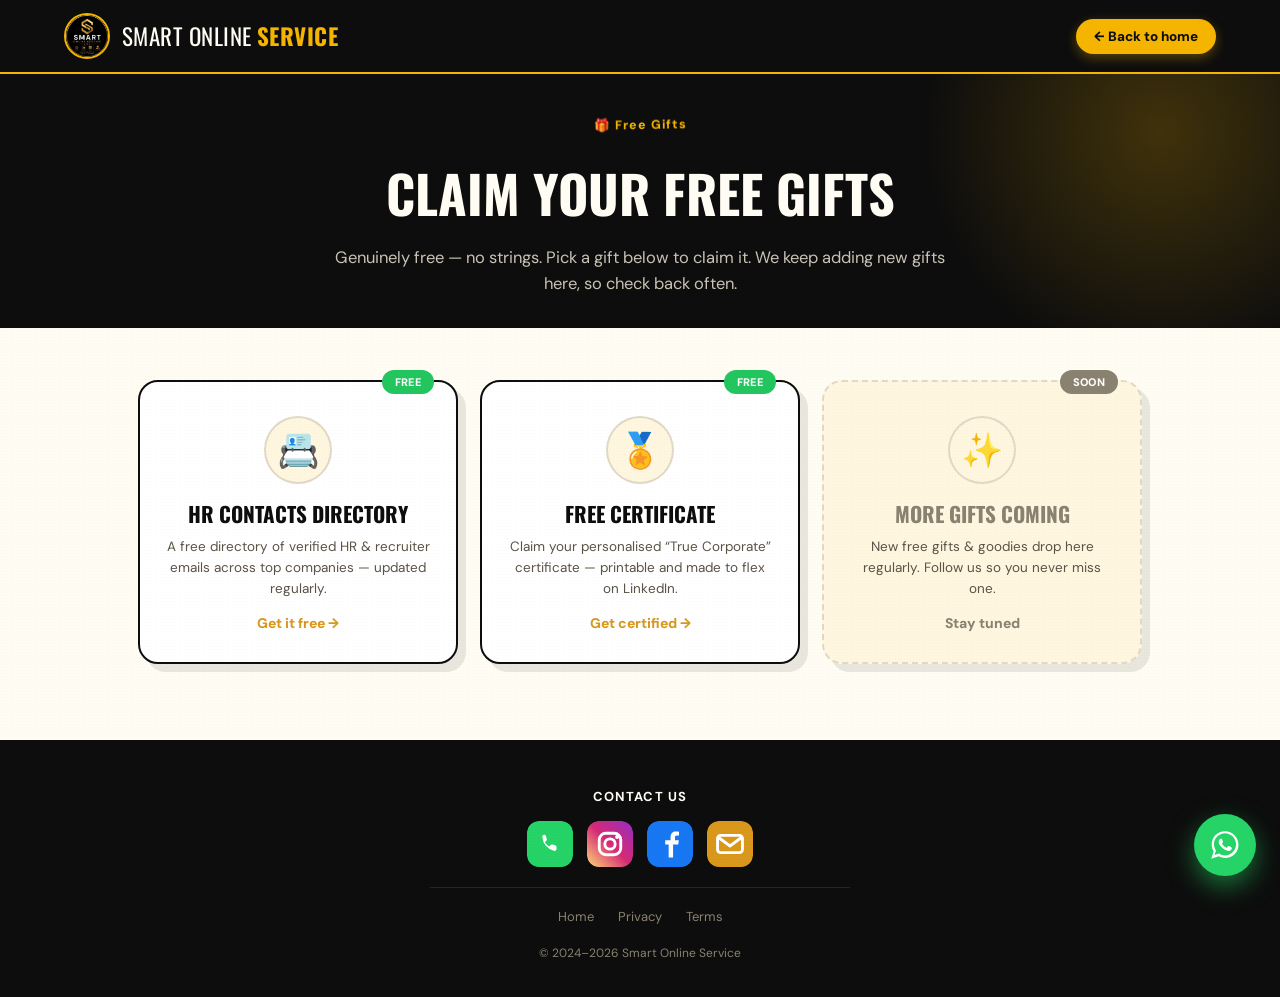
<file: gifts.html>
<!DOCTYPE html>
<html lang="en">
<head>
  <meta charset="UTF-8">
  <meta name="viewport" content="width=device-width, initial-scale=1.0">
  <meta name="description" content="Claim your free gifts from Smart Online Service — a verified HR contacts directory and a free personalised certificate. More free gifts added regularly.">
  <title>Free Gifts | Smart Online Service</title>
  <link rel="icon" href="assets/logo.jpeg" type="image/jpeg">
  <link rel="preconnect" href="https://fonts.googleapis.com">
  <link rel="preconnect" href="https://fonts.gstatic.com" crossorigin>
  <link href="https://fonts.googleapis.com/css2?family=DM+Sans:wght@400;500;600;700&family=Oswald:wght@500;600;700&display=swap" rel="stylesheet">
  <link rel="stylesheet" href="css/style.css">
</head>
<body class="subpage">
  <div class="grain"></div>
  <nav class="subnav">
    <a class="nav-brand" href="index.html"><img src="assets/logo.jpeg" alt=""><span>Smart Online <b>Service</b></span></a>
    <a class="back-link" href="index.html">← Back to home</a>
  </nav>

  <header class="page-hero">
    <div class="page-hero-inner">
      <span class="sec-label">🎁 Free Gifts</span>
      <h1>Claim your free gifts</h1>
      <p>Genuinely free — no strings. Pick a gift below to claim it. We keep adding new gifts here, so check back often.</p>
    </div>
  </header>

  <main class="gifts-main">
    <div class="gifts-grid">
      <a class="gift-tile" href="hr-gift.html">
        <span class="gt-badge">FREE</span>
        <span class="gt-ico">📇</span>
        <h3>HR Contacts Directory</h3>
        <p>A free directory of verified HR &amp; recruiter emails across top companies — updated regularly.</p>
        <span class="gt-cta">Get it free →</span>
      </a>
      <a class="gift-tile" href="certify.html">
        <span class="gt-badge">FREE</span>
        <span class="gt-ico">🏅</span>
        <h3>Free Certificate</h3>
        <p>Claim your personalised “True Corporate” certificate — printable and made to flex on LinkedIn.</p>
        <span class="gt-cta">Get certified →</span>
      </a>
      <div class="gift-tile gift-tile-soon" aria-hidden="true">
        <span class="gt-badge gt-badge-soon">SOON</span>
        <span class="gt-ico">✨</span>
        <h3>More gifts coming</h3>
        <p>New free gifts &amp; goodies drop here regularly. Follow us so you never miss one.</p>
        <span class="gt-cta">Stay tuned</span>
      </div>
    </div>
  </main>

  <section class="sub-contact">
    <div class="sub-contact-inner">
      <h5>Contact us</h5>
      <div class="social-row" id="subSocial"></div>
      <div class="legal-links"><a href="index.html">Home</a><a href="privacy.html">Privacy</a><a href="terms.html">Terms</a></div>
      <div class="foot-bottom" style="border:0">© 2024–2026 Smart Online Service</div>
    </div>
  </section>

  <a class="float-wa" id="floatWa" href="#" target="_blank" rel="noopener noreferrer" aria-label="Chat on WhatsApp">
    <svg viewBox="0 0 32 32" aria-hidden="true"><path d="M16 3C9 3 3.5 8.5 3.5 15.5c0 2.4.7 4.6 1.8 6.5L3 29l7.2-2.3c1.8 1 3.9 1.6 6 1.6 7 0 12.5-5.5 12.5-12.5S23 3 16 3zm0 22.8c-1.9 0-3.7-.5-5.2-1.5l-.4-.2-4.3 1.4 1.4-4.2-.3-.4a10.3 10.3 0 0 1-1.6-5.6c0-5.7 4.7-10.4 10.4-10.4s10.4 4.7 10.4 10.4S21.7 25.8 16 25.8zm5.7-7.8c-.3-.2-1.8-.9-2.1-1-.3-.1-.5-.2-.7.2-.2.3-.8 1-.9 1.2-.2.2-.3.2-.6.1-.3-.2-1.3-.5-2.5-1.5-.9-.8-1.5-1.8-1.7-2.1-.2-.3 0-.5.1-.6l.5-.5c.1-.2.2-.3.3-.5.1-.2 0-.4 0-.5l-.9-2.1c-.2-.6-.5-.5-.7-.5h-.6c-.2 0-.5.1-.8.4-.3.3-1 1-1 2.5s1.1 2.9 1.2 3.1c.2.2 2.2 3.3 5.3 4.6.7.3 1.3.5 1.7.7.7.2 1.4.2 1.9.1.6-.1 1.8-.7 2-1.5.3-.7.3-1.4.2-1.5-.1-.2-.3-.2-.6-.4z" fill="#fff"/></svg>
  </a>

  <script src="js/config.js"></script>
  <script src="js/icons.js"></script>
  <script>
    (function () {
      var cfg = SITE_CONFIG;
      var floatWa = document.getElementById("floatWa");
      if (floatWa) floatWa.href = "https://wa.me/" + cfg.whatsapp + "?text=" + encodeURIComponent("Hi! I'd like to claim a free gift from Smart Online Service.");
      if (typeof renderContactRow === "function") renderContactRow(document.getElementById("subSocial"), cfg);
    })();
  </script>
</body>
</html>
</file>
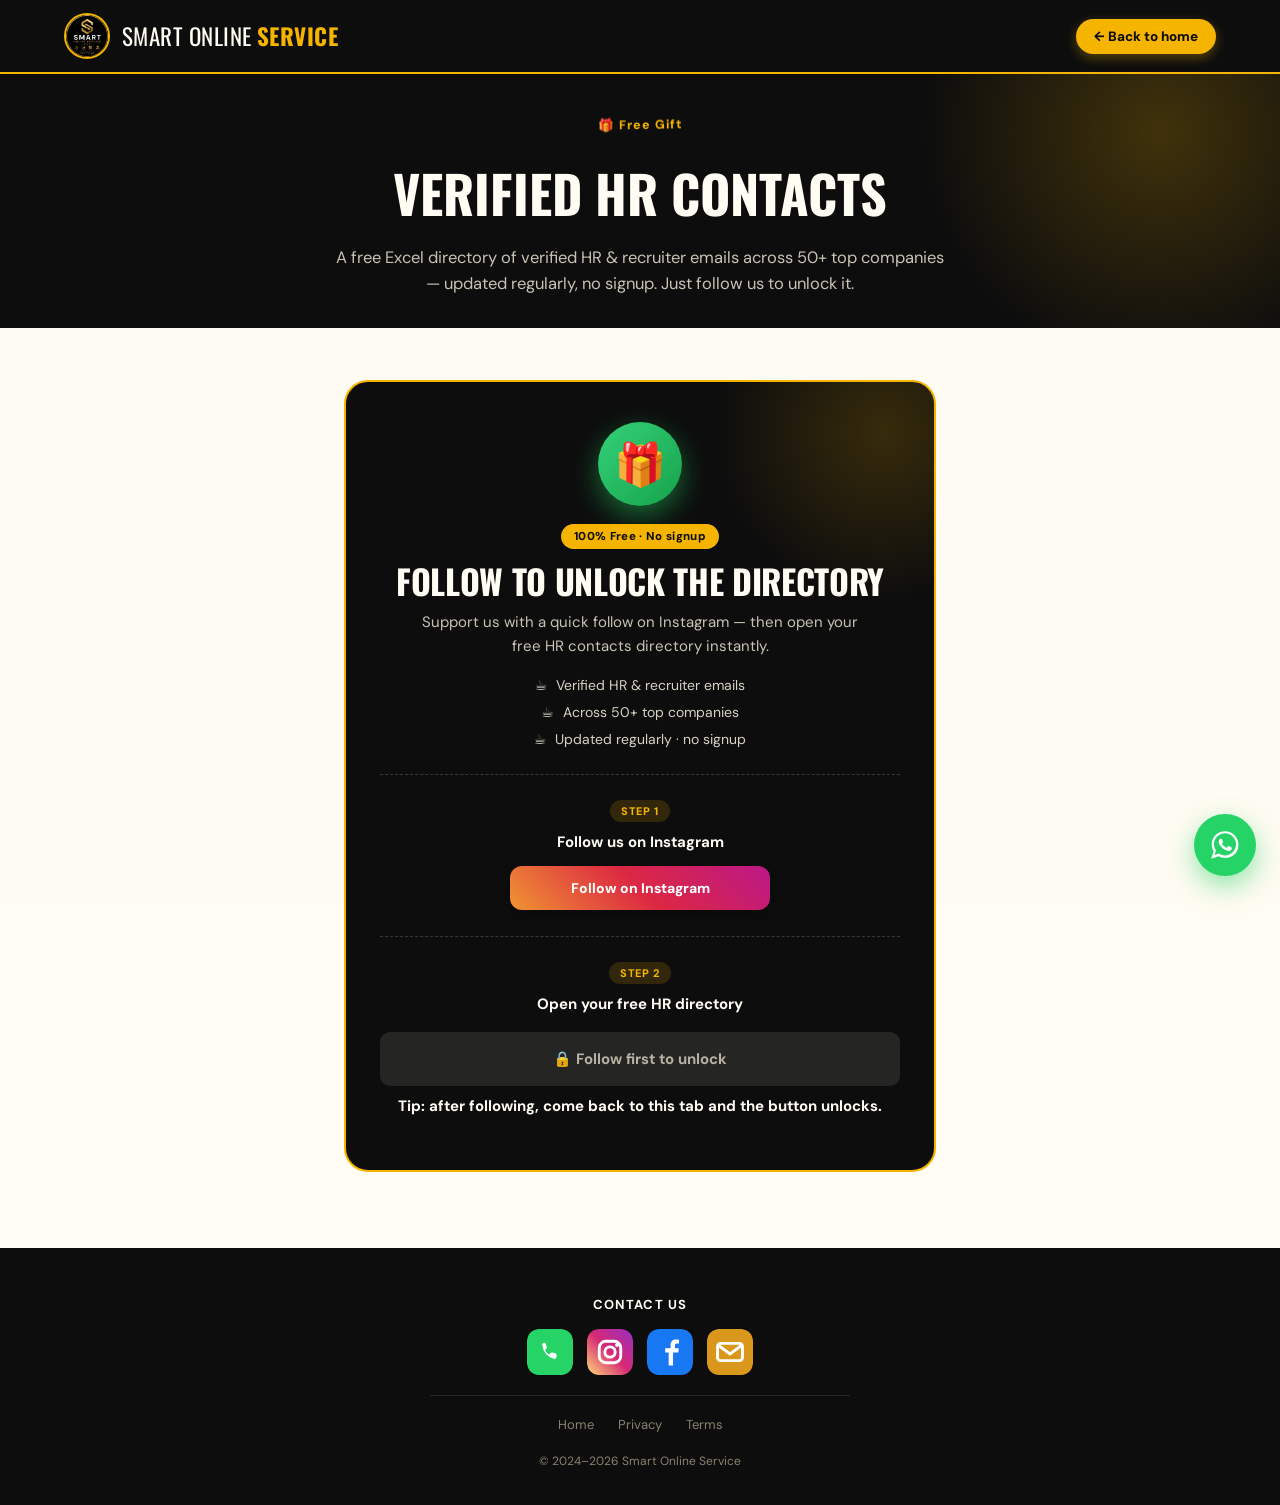
<file: hr-gift.html>
<!DOCTYPE html>
<html lang="en">
<head>
  <meta charset="UTF-8">
  <meta name="viewport" content="width=device-width, initial-scale=1.0">
  <meta name="description" content="Unlock verified HR & recruiter contacts — a free Excel directory from Smart Online Service. Follow us on Instagram to open the directory.">
  <title>Free Gift · Verified HR Contacts | Smart Online Service</title>
  <link rel="icon" href="assets/logo.jpeg" type="image/jpeg">
  <link rel="preconnect" href="https://fonts.googleapis.com">
  <link rel="preconnect" href="https://fonts.gstatic.com" crossorigin>
  <link href="https://fonts.googleapis.com/css2?family=DM+Sans:wght@400;500;600;700&family=Oswald:wght@500;600;700&display=swap" rel="stylesheet">
  <link rel="stylesheet" href="css/style.css">
</head>
<body class="subpage">
  <div class="grain"></div>
  <nav class="subnav">
    <a class="nav-brand" href="index.html"><img src="assets/logo.jpeg" alt=""><span>Smart Online <b>Service</b></span></a>
    <a class="back-link" href="index.html">← Back to home</a>
  </nav>

  <header class="page-hero">
    <div class="page-hero-inner">
      <span class="sec-label">🎁 Free Gift</span>
      <h1>Verified HR Contacts</h1>
      <p>A free Excel directory of verified HR &amp; recruiter emails across 50+ top companies — updated regularly, no signup. Just follow us to unlock it.</p>
    </div>
  </header>

  <main class="gift-main">
    <div class="gift-card">
      <div class="gift-orb" aria-hidden="true">🎁</div>
      <span class="gift-tag">100% Free · No signup</span>
      <h2 class="display">Follow to unlock the directory</h2>
      <p class="gift-sub">Support us with a quick follow on Instagram — then open your free HR contacts directory instantly.</p>

      <ul class="community-perks gift-perks">
        <li>Verified HR &amp; recruiter emails</li>
        <li>Across 50+ top companies</li>
        <li>Updated regularly · no signup</li>
      </ul>

      <div class="gift-step">
        <span class="gift-step-num">Step 1</span>
        <p>Follow us on Instagram</p>
        <div class="gift-follow">
          <a class="gate-btn gate-ig" id="giftIg" href="#" target="_blank" rel="noopener noreferrer">Follow on Instagram</a>
        </div>
      </div>

      <div class="gift-step">
        <span class="gift-step-num">Step 2</span>
        <p>Open your free HR directory</p>
        <a class="btn btn-primary btn-full gift-unlock is-locked" id="giftUnlock" href="#" aria-disabled="true">🔒 Follow first to unlock</a>
        <p class="gift-note" id="giftNote">Tip: after following, come back to this tab and the button unlocks.</p>
      </div>
    </div>
  </main>

  <section class="sub-contact">
    <div class="sub-contact-inner">
      <h5>Contact us</h5>
      <div class="social-row" id="subSocial"></div>
      <div class="legal-links"><a href="index.html">Home</a><a href="privacy.html">Privacy</a><a href="terms.html">Terms</a></div>
      <div class="foot-bottom" style="border:0">© 2024–2026 Smart Online Service</div>
    </div>
  </section>

  <a class="float-wa" id="floatWa" href="#" target="_blank" rel="noopener noreferrer" aria-label="Chat on WhatsApp">
    <svg viewBox="0 0 32 32" aria-hidden="true"><path d="M16 3C9 3 3.5 8.5 3.5 15.5c0 2.4.7 4.6 1.8 6.5L3 29l7.2-2.3c1.8 1 3.9 1.6 6 1.6 7 0 12.5-5.5 12.5-12.5S23 3 16 3zm0 22.8c-1.9 0-3.7-.5-5.2-1.5l-.4-.2-4.3 1.4 1.4-4.2-.3-.4a10.3 10.3 0 0 1-1.6-5.6c0-5.7 4.7-10.4 10.4-10.4s10.4 4.7 10.4 10.4S21.7 25.8 16 25.8zm5.7-7.8c-.3-.2-1.8-.9-2.1-1-.3-.1-.5-.2-.7.2-.2.3-.8 1-.9 1.2-.2.2-.3.2-.6.1-.3-.2-1.3-.5-2.5-1.5-.9-.8-1.5-1.8-1.7-2.1-.2-.3 0-.5.1-.6l.5-.5c.1-.2.2-.3.3-.5.1-.2 0-.4 0-.5l-.9-2.1c-.2-.6-.5-.5-.7-.5h-.6c-.2 0-.5.1-.8.4-.3.3-1 1-1 2.5s1.1 2.9 1.2 3.1c.2.2 2.2 3.3 5.3 4.6.7.3 1.3.5 1.7.7.7.2 1.4.2 1.9.1.6-.1 1.8-.7 2-1.5.3-.7.3-1.4.2-1.5-.1-.2-.3-.2-.6-.4z" fill="#fff"/></svg>
  </a>

  <script src="js/config.js"></script>
  <script src="js/icons.js"></script>
  <script>
    (function () {
      var cfg = SITE_CONFIG;
      var ig = document.getElementById("giftIg");
      var unlock = document.getElementById("giftUnlock");
      var note = document.getElementById("giftNote");
      if (ig) ig.href = cfg.instagram || "#";

      var followed = false;
      function markFollowed() {
        if (followed) return;
        followed = true;
        if (unlock) {
          unlock.classList.remove("is-locked");
          unlock.setAttribute("href", cfg.hrContactsUrl || "#");
          unlock.setAttribute("target", "_blank");
          unlock.setAttribute("rel", "noopener noreferrer");
          unlock.removeAttribute("aria-disabled");
          unlock.textContent = "🎉 Open the HR directory →";
        }
        if (note) note.textContent = "Unlocked! Click above to open your free directory.";
      }
      // Following opens the social profile in a new tab; on return the gate is open.
      if (ig) ig.addEventListener("click", function () { setTimeout(markFollowed, 600); });
      if (unlock) unlock.addEventListener("click", function (e) {
        if (!followed) { e.preventDefault(); note && (note.textContent = "Please follow us on Instagram first 🙂"); }
      });

      var floatWa = document.getElementById("floatWa");
      if (floatWa) floatWa.href = "https://wa.me/" + cfg.whatsapp + "?text=" + encodeURIComponent("Hi! I'd like the free HR contacts directory.");
      if (typeof renderContactRow === "function") renderContactRow(document.getElementById("subSocial"), cfg);
    })();
  </script>
</body>
</html>
</file>
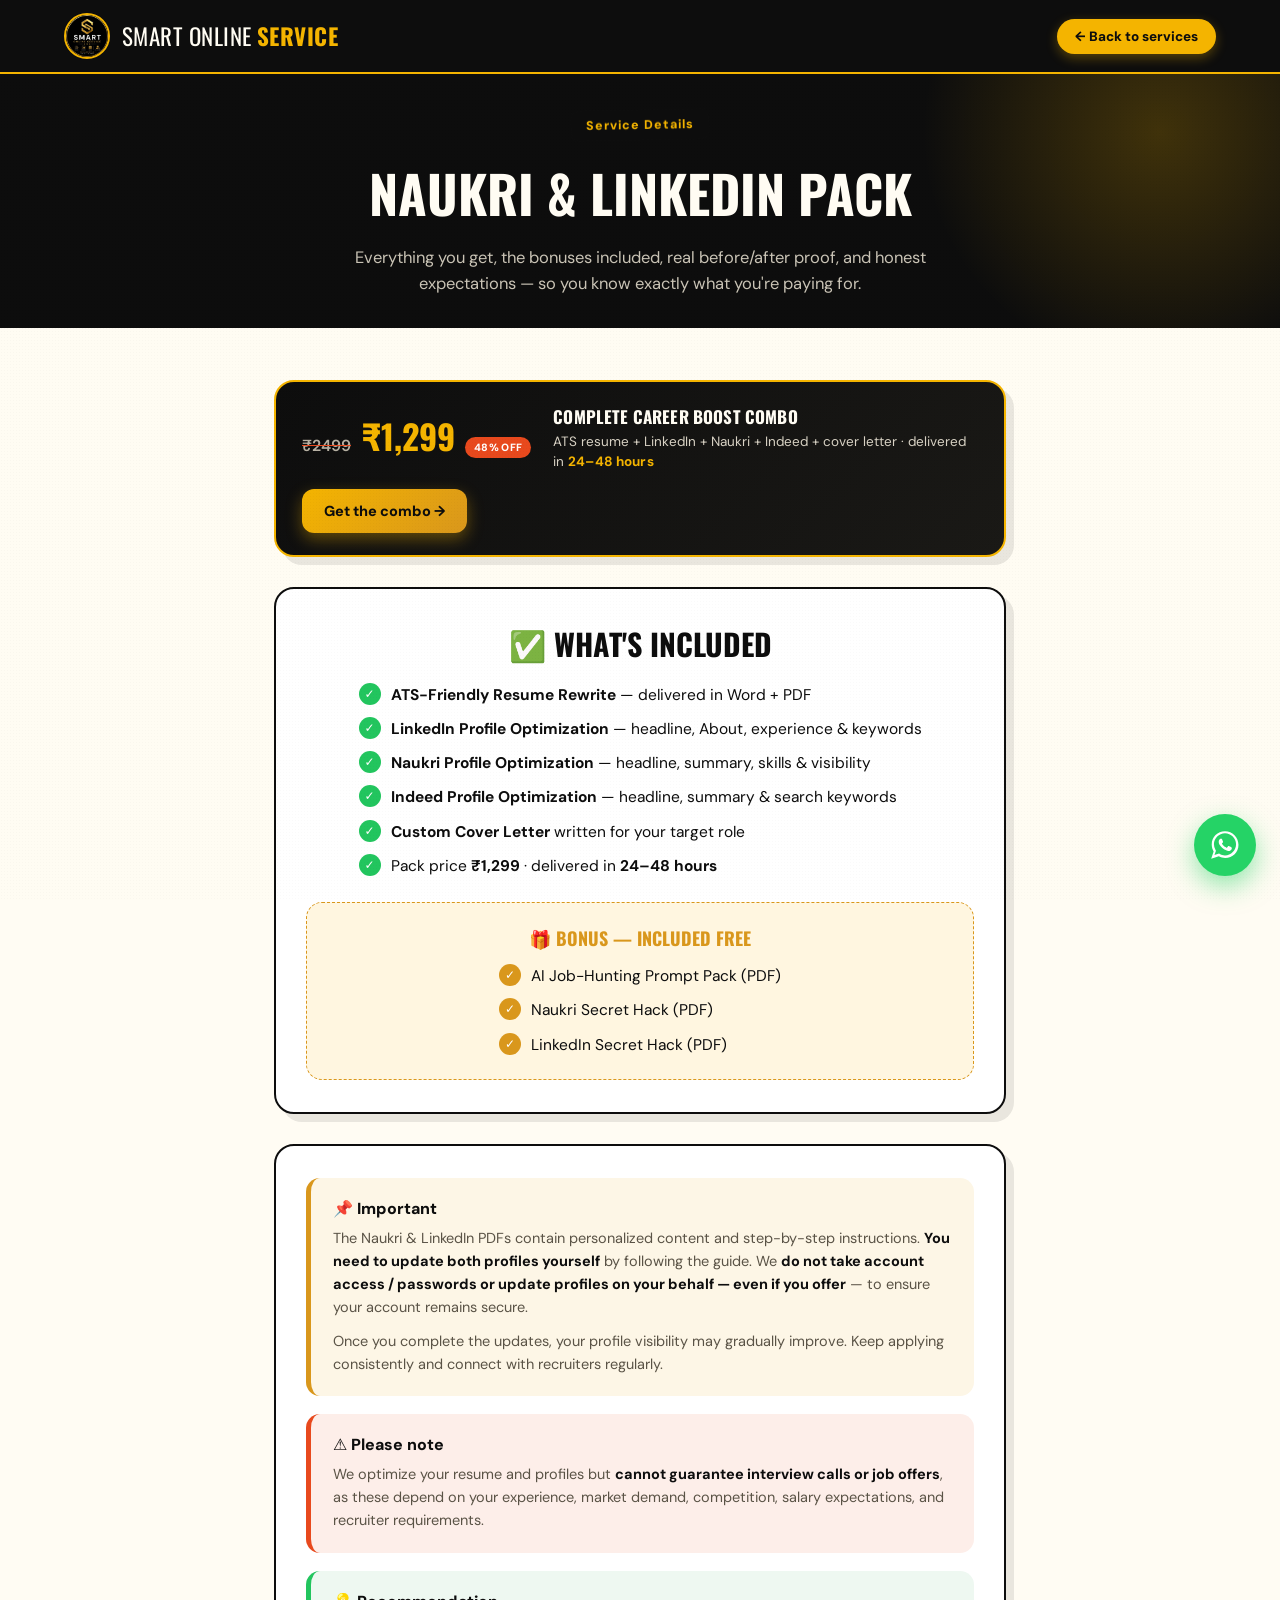
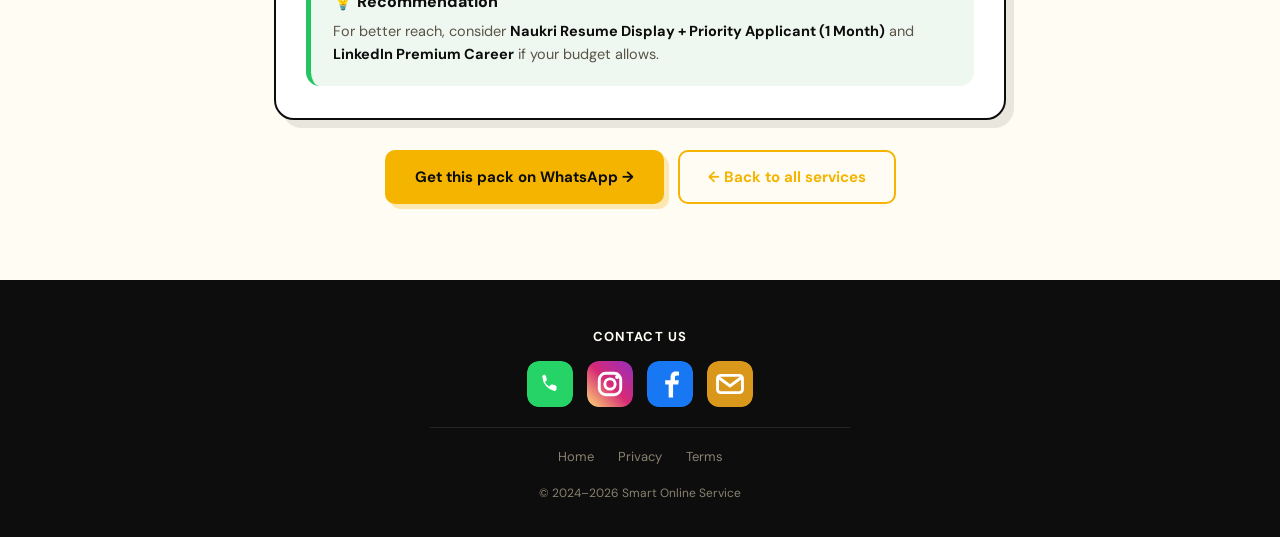
<file: naukri-linkedin.html>
<!DOCTYPE html>
<html lang="en">
<head>
  <meta charset="UTF-8">
  <meta name="viewport" content="width=device-width, initial-scale=1.0">
  <meta name="description" content="What's inside the Naukri & LinkedIn optimization pack from Smart Online Service — ATS resume, personalised Naukri & LinkedIn guides, bonus PDFs, and real before/after proof.">
  <title>Naukri &amp; LinkedIn Pack — Details | Smart Online Service</title>
  <link rel="icon" href="assets/logo.jpeg" type="image/jpeg">
  <link rel="preconnect" href="https://fonts.googleapis.com">
  <link rel="preconnect" href="https://fonts.gstatic.com" crossorigin>
  <link href="https://fonts.googleapis.com/css2?family=DM+Sans:wght@400;500;600;700&family=Oswald:wght@500;600;700&display=swap" rel="stylesheet">
  <link rel="stylesheet" href="css/style.css?v=6">
</head>
<body class="subpage">
  <div class="grain"></div>
  <nav class="subnav">
    <a class="nav-brand" href="index.html"><img src="assets/logo.jpeg" alt=""><span>Smart Online <b>Service</b></span></a>
    <a class="back-link" href="services.html">← Back to services</a>
  </nav>

  <header class="page-hero">
    <div class="page-hero-inner">
      <span class="sec-label">Service Details</span>
      <h1>Naukri &amp; LinkedIn Pack</h1>
      <p>Everything you get, the bonuses included, real before/after proof, and honest expectations — so you know exactly what you're paying for.</p>
    </div>
  </header>

  <main class="nl-body">
    <section class="nl-combo">
      <div class="nl-combo-price">
        <s class="nlc-was">₹2499</s>
        <strong class="nlc-now">₹1,299</strong>
        <span class="nlc-off">48% OFF</span>
      </div>
      <div class="nl-combo-meta">
        <b>Complete Career Boost combo</b>
        <span>ATS resume + LinkedIn + Naukri + Indeed + cover letter · delivered in <b>24–48 hours</b></span>
      </div>
      <a class="nl-combo-cta" id="nlComboWa" href="#" target="_blank" rel="noopener noreferrer">Get the combo →</a>
    </section>

    <section class="nl-card nl-included">
      <h2 class="nl-h">✅ What's included</h2>
      <ul class="nl-list">
        <li><b>ATS-Friendly Resume Rewrite</b> — delivered in Word + PDF</li>
        <li><b>LinkedIn Profile Optimization</b> — headline, About, experience &amp; keywords</li>
        <li><b>Naukri Profile Optimization</b> — headline, summary, skills &amp; visibility</li>
        <li><b>Indeed Profile Optimization</b> — headline, summary &amp; search keywords</li>
        <li><b>Custom Cover Letter</b> written for your target role</li>
        <li>Pack price <b>₹1,299</b> · delivered in <b>24–48 hours</b></li>
      </ul>

      <div class="nl-bonus">
        <h3>🎁 Bonus — included free</h3>
        <ul class="nl-list nl-list-gold">
          <li>AI Job-Hunting Prompt Pack (PDF)</li>
          <li>Naukri Secret Hack (PDF)</li>
          <li>LinkedIn Secret Hack (PDF)</li>
        </ul>
      </div>
    </section>

    <section class="nl-card">
      <div class="nl-callout nl-info">
        <h3>📌 Important</h3>
        <p>The Naukri &amp; LinkedIn PDFs contain personalized content and step-by-step instructions. <strong>You need to update both profiles yourself</strong> by following the guide. We <strong>do not take account access / passwords or update profiles on your behalf — even if you offer</strong> — to ensure your account remains secure.</p>
        <p>Once you complete the updates, your profile visibility may gradually improve. Keep applying consistently and connect with recruiters regularly.</p>
      </div>

      <div class="nl-callout nl-warn">
        <h3>⚠️ Please note</h3>
        <p>We optimize your resume and profiles but <strong>cannot guarantee interview calls or job offers</strong>, as these depend on your experience, market demand, competition, salary expectations, and recruiter requirements.</p>
      </div>

      <div class="nl-callout nl-tip">
        <h3>💡 Recommendation</h3>
        <p>For better reach, consider <strong>Naukri Resume Display + Priority Applicant (1 Month)</strong> and <strong>LinkedIn Premium Career</strong> if your budget allows.</p>
      </div>
    </section>

    <div class="nl-cta">
      <a class="btn btn-primary" id="nlWa" href="#" target="_blank" rel="noopener noreferrer">Get this pack on WhatsApp →</a>
      <a class="btn btn-outline" href="services.html">← Back to all services</a>
    </div>
  </main>

  <section class="sub-contact">
    <div class="sub-contact-inner">
      <h5>Contact us</h5>
      <div class="social-row" id="subSocial"></div>
      <div class="legal-links"><a href="index.html">Home</a><a href="privacy.html">Privacy</a><a href="terms.html">Terms</a></div>
      <div class="foot-bottom" style="border:0">© 2024–2026 Smart Online Service</div>
    </div>
  </section>

  <a class="float-wa" id="floatWa" href="#" target="_blank" rel="noopener noreferrer" aria-label="Chat on WhatsApp">
    <svg viewBox="0 0 32 32" aria-hidden="true"><path d="M16 3C9 3 3.5 8.5 3.5 15.5c0 2.4.7 4.6 1.8 6.5L3 29l7.2-2.3c1.8 1 3.9 1.6 6 1.6 7 0 12.5-5.5 12.5-12.5S23 3 16 3zm0 22.8c-1.9 0-3.7-.5-5.2-1.5l-.4-.2-4.3 1.4 1.4-4.2-.3-.4a10.3 10.3 0 0 1-1.6-5.6c0-5.7 4.7-10.4 10.4-10.4s10.4 4.7 10.4 10.4S21.7 25.8 16 25.8zm5.7-7.8c-.3-.2-1.8-.9-2.1-1-.3-.1-.5-.2-.7.2-.2.3-.8 1-.9 1.2-.2.2-.3.2-.6.1-.3-.2-1.3-.5-2.5-1.5-.9-.8-1.5-1.8-1.7-2.1-.2-.3 0-.5.1-.6l.5-.5c.1-.2.2-.3.3-.5.1-.2 0-.4 0-.5l-.9-2.1c-.2-.6-.5-.5-.7-.5h-.6c-.2 0-.5.1-.8.4-.3.3-1 1-1 2.5s1.1 2.9 1.2 3.1c.2.2 2.2 3.3 5.3 4.6.7.3 1.3.5 1.7.7.7.2 1.4.2 1.9.1.6-.1 1.8-.7 2-1.5.3-.7.3-1.4.2-1.5-.1-.2-.3-.2-.6-.4z" fill="#fff"/></svg>
  </a>

  <script src="js/config.js"></script>
  <script src="js/icons.js"></script>
  <script>
    (function () {
      var cfg = SITE_CONFIG;
      var wa = function (m) { return "https://wa.me/" + cfg.whatsapp + "?text=" + encodeURIComponent(m); };
      var msg = "Hi! I'd like the Naukri & LinkedIn optimization pack (Resume + Naukri + LinkedIn guides + bonuses).";
      var nlWa = document.getElementById("nlWa");
      if (nlWa) nlWa.href = wa(msg);
      var nlComboWa = document.getElementById("nlComboWa");
      if (nlComboWa) nlComboWa.href = wa("Hi! I want the Complete Career Boost pack — resume + LinkedIn + Naukri + Indeed + cover letter (₹1,299).");
      var floatWa = document.getElementById("floatWa");
      if (floatWa) floatWa.href = wa(msg);
      if (typeof renderContactRow === "function") renderContactRow(document.getElementById("subSocial"), cfg);
    })();
  </script>
</body>
</html>
</file>
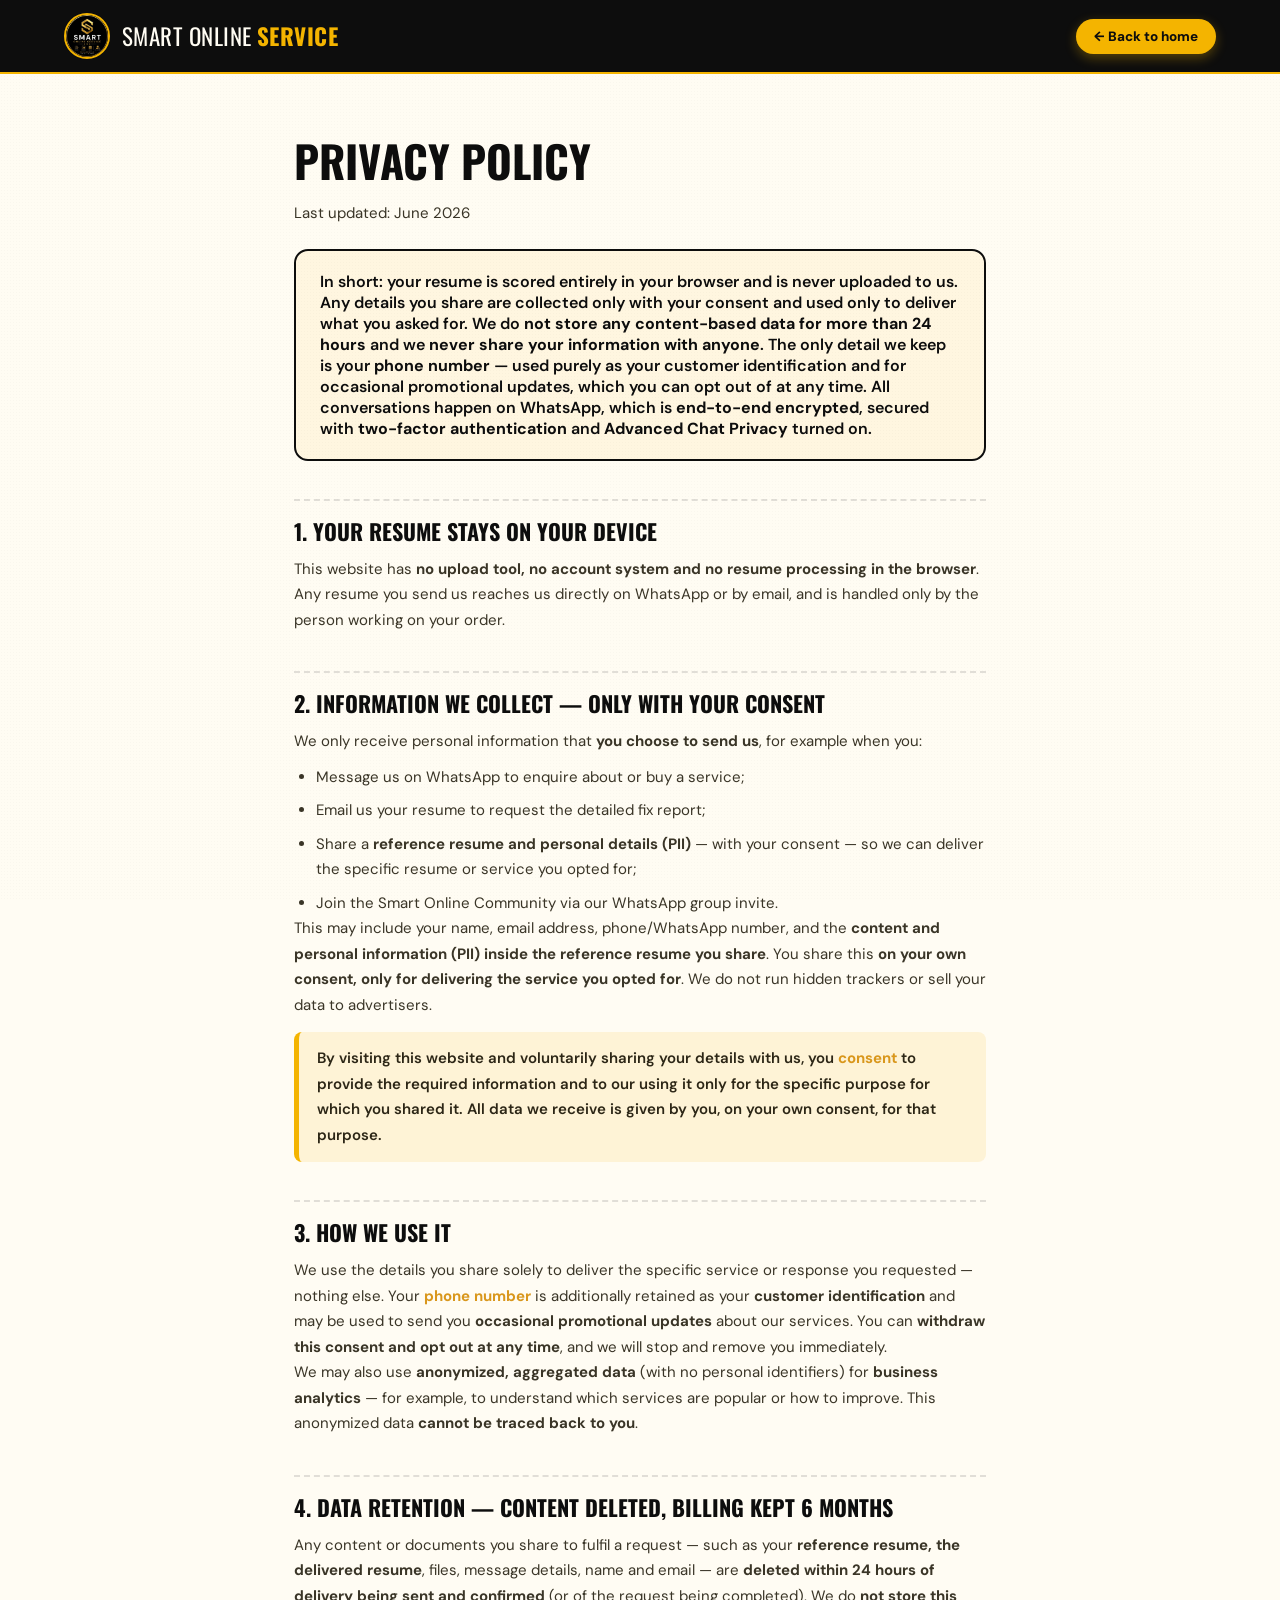
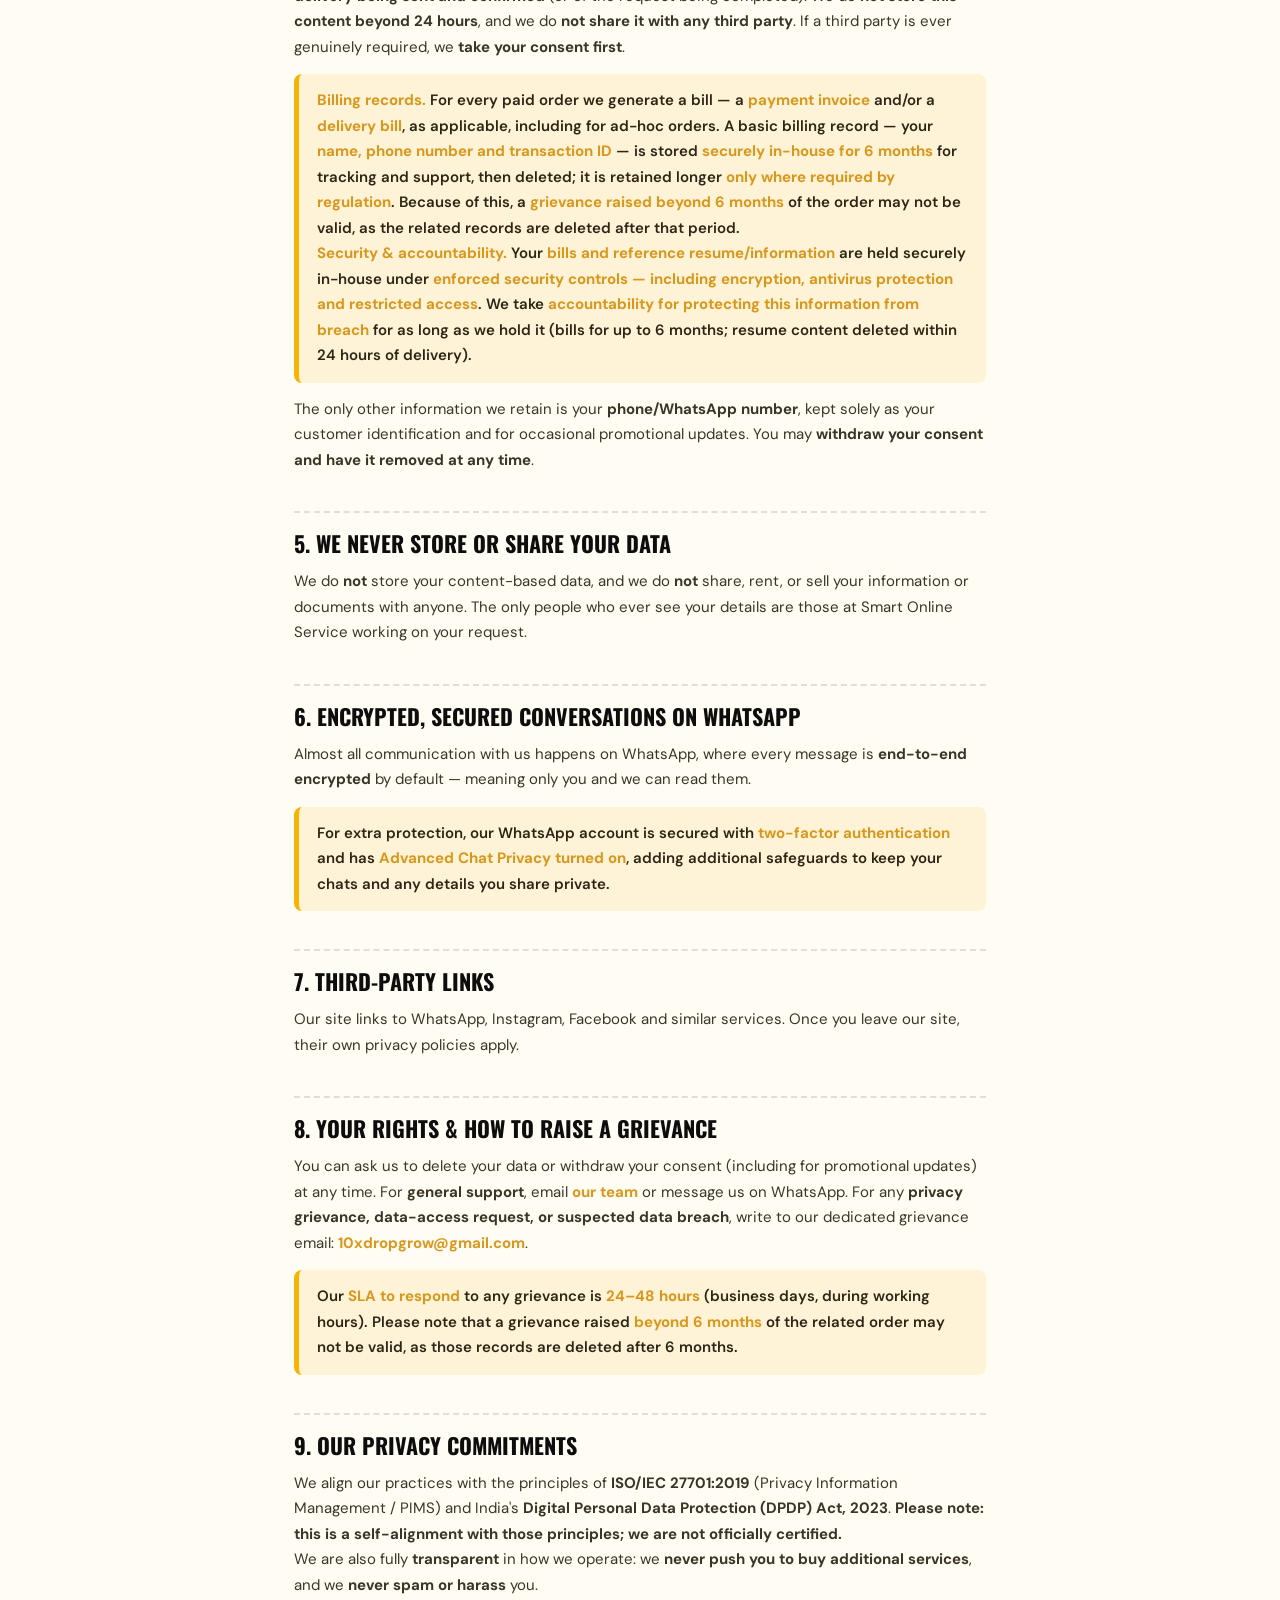
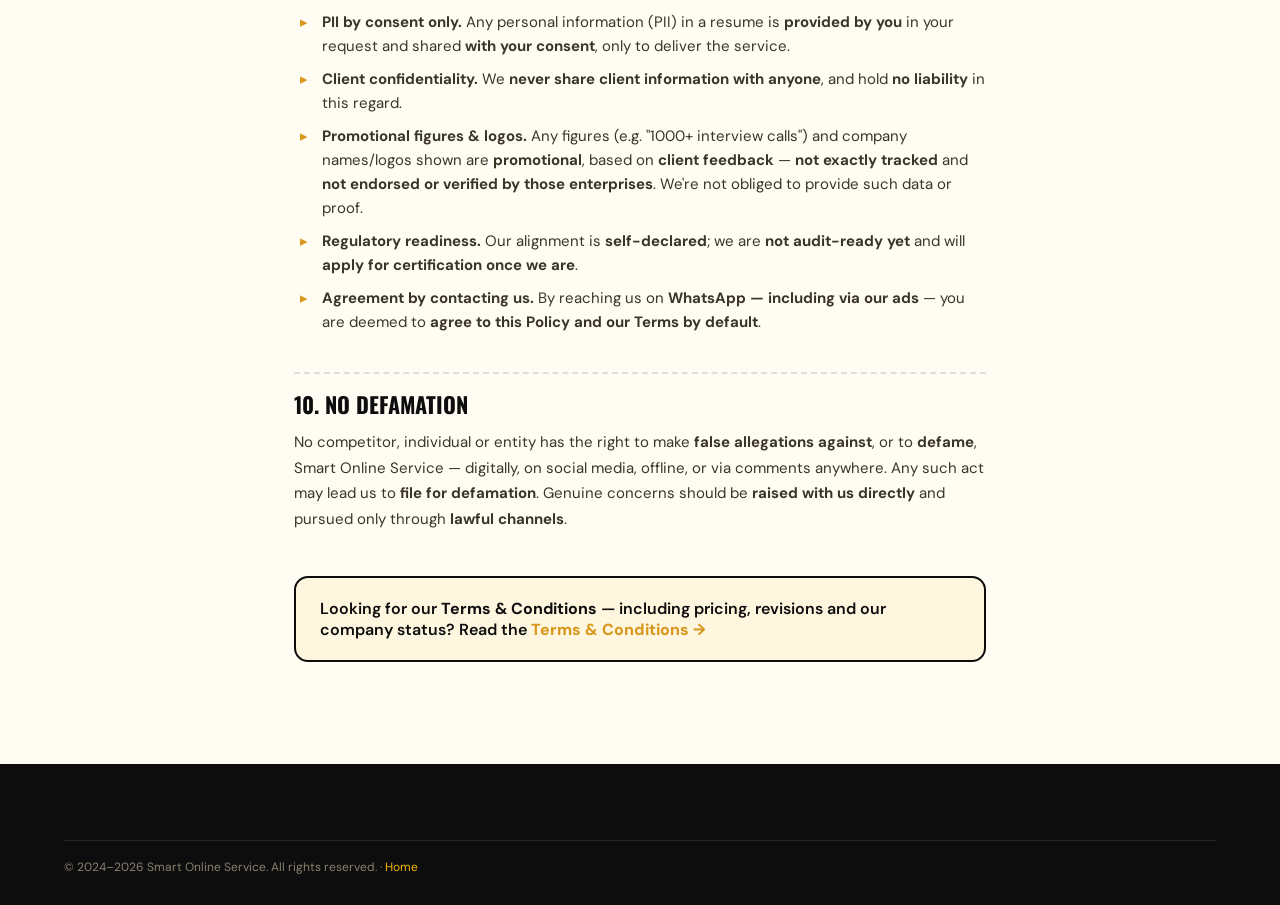
<file: privacy.html>
<!DOCTYPE html>
<html lang="en">
<head>
  <meta charset="UTF-8">
  <meta name="viewport" content="width=device-width, initial-scale=1.0">
  <meta name="description" content="Privacy Policy for Smart Online Service. Your resume is scored in your browser, content is deleted within 24 hours, and we never store or sell your data.">
  <title>Privacy Policy | Smart Online Service</title>
  <link rel="icon" href="assets/logo.jpeg" type="image/jpeg">
  <link rel="preconnect" href="https://fonts.googleapis.com">
  <link rel="preconnect" href="https://fonts.gstatic.com" crossorigin>
  <link href="https://fonts.googleapis.com/css2?family=DM+Sans:wght@400;500;600;700&family=Oswald:wght@500;600;700&display=swap" rel="stylesheet">
  <link rel="stylesheet" href="css/style.css">
</head>
<body class="subpage">
  <div class="grain"></div>
  <nav class="subnav">
    <a class="nav-brand" href="index.html"><img src="assets/logo.jpeg" alt=""><span>Smart Online <b>Service</b></span></a>
    <a class="back-link" href="index.html">← Back to home</a>
  </nav>

  <main class="legal-wrap">
    <h1>Privacy Policy</h1>
    <p class="legal-updated">Last updated: June 2026</p>

    <div class="legal-callout">
      In short: your resume is scored entirely in your browser and is never uploaded to us. Any details you share are collected only with your consent and used only to deliver what you asked for. We do <strong>not store any content-based data for more than 24 hours</strong> and we <strong>never share your information with anyone</strong>. The only detail we keep is your <strong>phone number</strong> — used purely as your customer identification and for occasional promotional updates, which you can opt out of at any time. All conversations happen on WhatsApp, which is <strong>end-to-end encrypted</strong>, secured with <strong>two-factor authentication</strong> and <strong>Advanced Chat Privacy</strong> turned on.
    </div>

    <h2>1. Your resume stays on your device</h2>
    <p>This website has <strong>no upload tool, no account system and no resume processing in the browser</strong>. Any resume you send us reaches us directly on WhatsApp or by email, and is handled only by the person working on your order.</p>

    <h2>2. Information we collect — only with your consent</h2>
    <p>We only receive personal information that <strong>you choose to send us</strong>, for example when you:</p>
    <ul>
      <li>Message us on WhatsApp to enquire about or buy a service;</li>
      <li>Email us your resume to request the detailed fix report;</li>
      <li>Share a <strong>reference resume and personal details (PII)</strong> — with your consent — so we can deliver the specific resume or service you opted for;</li>
      <li>Join the Smart Online Community via our WhatsApp group invite.</li>
    </ul>
    <p>This may include your name, email address, phone/WhatsApp number, and the <strong>content and personal information (PII) inside the reference resume you share</strong>. You share this <strong>on your own consent, only for delivering the service you opted for</strong>. We do not run hidden trackers or sell your data to advertisers.</p>
    <div class="legal-highlight">
      <p>By visiting this website and voluntarily sharing your details with us, you <strong>consent</strong> to provide the required information and to our using it only for the specific purpose for which you shared it. All data we receive is given by you, on your own consent, for that purpose.</p>
    </div>

    <h2>3. How we use it</h2>
    <p>We use the details you share solely to deliver the specific service or response you requested — nothing else. Your <span class="legal-key">phone number</span> is additionally retained as your <strong>customer identification</strong> and may be used to send you <strong>occasional promotional updates</strong> about our services. You can <strong>withdraw this consent and opt out at any time</strong>, and we will stop and remove you immediately.</p>
    <p>We may also use <strong>anonymized, aggregated data</strong> (with no personal identifiers) for <strong>business analytics</strong> — for example, to understand which services are popular or how to improve. This anonymized data <strong>cannot be traced back to you</strong>.</p>

    <h2>4. Data retention — content deleted, billing kept 6 months</h2>
    <p>Any content or documents you share to fulfil a request — such as your <strong>reference resume, the delivered resume</strong>, files, message details, name and email — are <strong>deleted within 24 hours of delivery being sent and confirmed</strong> (or of the request being completed). We do <strong>not store this content beyond 24 hours</strong>, and we do <strong>not share it with any third party</strong>. If a third party is ever genuinely required, we <strong>take your consent first</strong>.</p>
    <div class="legal-highlight">
      <p><strong>Billing records.</strong> For every paid order we generate a bill — a <strong>payment invoice</strong> and/or a <strong>delivery bill</strong>, as applicable, including for ad-hoc orders. A basic billing record — your <strong>name, phone number and transaction ID</strong> — is stored <strong>securely in-house for 6 months</strong> for tracking and support, then deleted; it is retained longer <strong>only where required by regulation</strong>. Because of this, a <strong>grievance raised beyond 6 months</strong> of the order may not be valid, as the related records are deleted after that period.</p>
      <p><strong>Security &amp; accountability.</strong> Your <strong>bills and reference resume/information</strong> are held securely in-house under <strong>enforced security controls — including encryption, antivirus protection and restricted access</strong>. We take <strong>accountability for protecting this information from breach</strong> for as long as we hold it (bills for up to 6 months; resume content deleted within 24 hours of delivery).</p>
    </div>
    <p>The only other information we retain is your <strong>phone/WhatsApp number</strong>, kept solely as your customer identification and for occasional promotional updates. You may <strong>withdraw your consent and have it removed at any time</strong>.</p>

    <h2>5. We never store or share your data</h2>
    <p>We do <strong>not</strong> store your content-based data, and we do <strong>not</strong> share, rent, or sell your information or documents with anyone. The only people who ever see your details are those at Smart Online Service working on your request.</p>

    <h2>6. Encrypted, secured conversations on WhatsApp</h2>
    <p>Almost all communication with us happens on WhatsApp, where every message is <strong>end-to-end encrypted</strong> by default — meaning only you and we can read them.</p>
    <div class="legal-highlight">
      <p>For extra protection, our WhatsApp account is secured with <strong>two-factor authentication</strong> and has <strong>Advanced Chat Privacy turned on</strong>, adding additional safeguards to keep your chats and any details you share private.</p>
    </div>

    <h2>7. Third-party links</h2>
    <p>Our site links to WhatsApp, Instagram, Facebook and similar services. Once you leave our site, their own privacy policies apply.</p>

    <h2>8. Your rights &amp; how to raise a grievance</h2>
    <p>You can ask us to delete your data or withdraw your consent (including for promotional updates) at any time. For <strong>general support</strong>, email <a href="#" id="legalEmail" style="color:var(--gold-deep);font-weight:700">our team</a> or message us on WhatsApp. For any <strong>privacy grievance, data-access request, or suspected data breach</strong>, write to our dedicated grievance email: <a href="#" id="grievanceMail" style="color:var(--gold-deep);font-weight:700">10xdropgrow@gmail.com</a>.</p>
    <div class="legal-highlight">
      <p>Our <strong>SLA to respond</strong> to any grievance is <strong>24–48 hours</strong> (business days, during working hours). Please note that a grievance raised <strong>beyond 6 months</strong> of the related order may not be valid, as those records are deleted after 6 months.</p>
    </div>

    <h2>9. Our privacy commitments</h2>
    <p>We align our practices with the principles of <strong>ISO/IEC 27701:2019</strong> (Privacy Information Management / PIMS) and India's <strong>Digital Personal Data Protection (DPDP) Act, 2023</strong>. <strong>Please note: this is a self-alignment with those principles; we are not officially certified.</strong></p>
    <p>We are also fully <strong>transparent</strong> in how we operate: we <strong>never push you to buy additional services</strong>, and we <strong>never spam or harass</strong> you.</p>
    <ul class="legal-list">
      <li><strong>PII by consent only.</strong> Any personal information (PII) in a resume is <strong>provided by you</strong> in your request and shared <strong>with your consent</strong>, only to deliver the service.</li>
      <li><strong>Client confidentiality.</strong> We <strong>never share client information with anyone</strong>, and hold <strong>no liability</strong> in this regard.</li>
      <li><strong>Promotional figures &amp; logos.</strong> Any figures (e.g. "1000+ interview calls") and company names/logos shown are <strong>promotional</strong>, based on <strong>client feedback</strong> — <strong>not exactly tracked</strong> and <strong>not endorsed or verified by those enterprises</strong>. We're not obliged to provide such data or proof.</li>
      <li><strong>Regulatory readiness.</strong> Our alignment is <strong>self-declared</strong>; we are <strong>not audit-ready yet</strong> and will <strong>apply for certification once we are</strong>.</li>
      <li><strong>Agreement by contacting us.</strong> By reaching us on <strong>WhatsApp — including via our ads</strong> — you are deemed to <strong>agree to this Policy and our Terms by default</strong>.</li>
    </ul>

    <h2>10. No defamation</h2>
    <p>No competitor, individual or entity has the right to make <strong>false allegations against</strong>, or to <strong>defame</strong>, Smart Online Service — digitally, on social media, offline, or via comments anywhere. Any such act may lead us to <strong>file for defamation</strong>. Genuine concerns should be <strong>raised with us directly</strong> and pursued only through <strong>lawful channels</strong>.</p>

    <div class="legal-callout" style="margin-top:44px">
      Looking for our <strong>Terms &amp; Conditions</strong> — including pricing, revisions and our company status? Read the <a href="terms.html" style="color:var(--gold-deep);font-weight:800">Terms &amp; Conditions →</a>
    </div>
  </main>

  <footer>
    <div class="foot-bottom">© 2024–2026 Smart Online Service. All rights reserved. · <a href="index.html" style="color:var(--gold)">Home</a></div>
  </footer>

  <script src="js/config.js"></script>
  <script>
    (function () {
      var e = document.getElementById("legalEmail");
      if (e) e.href = "mailto:" + SITE_CONFIG.email;
      var g = document.getElementById("grievanceMail");
      if (g) { g.href = "mailto:" + (SITE_CONFIG.grievanceEmail || SITE_CONFIG.email); g.textContent = SITE_CONFIG.grievanceEmail || SITE_CONFIG.email; }
      var w = document.getElementById("legalWa");
      if (w) { w.href = "https://wa.me/" + SITE_CONFIG.whatsapp; w.target = "_blank"; w.rel = "noopener noreferrer"; }
    })();
  </script>
</body>
</html>
</file>
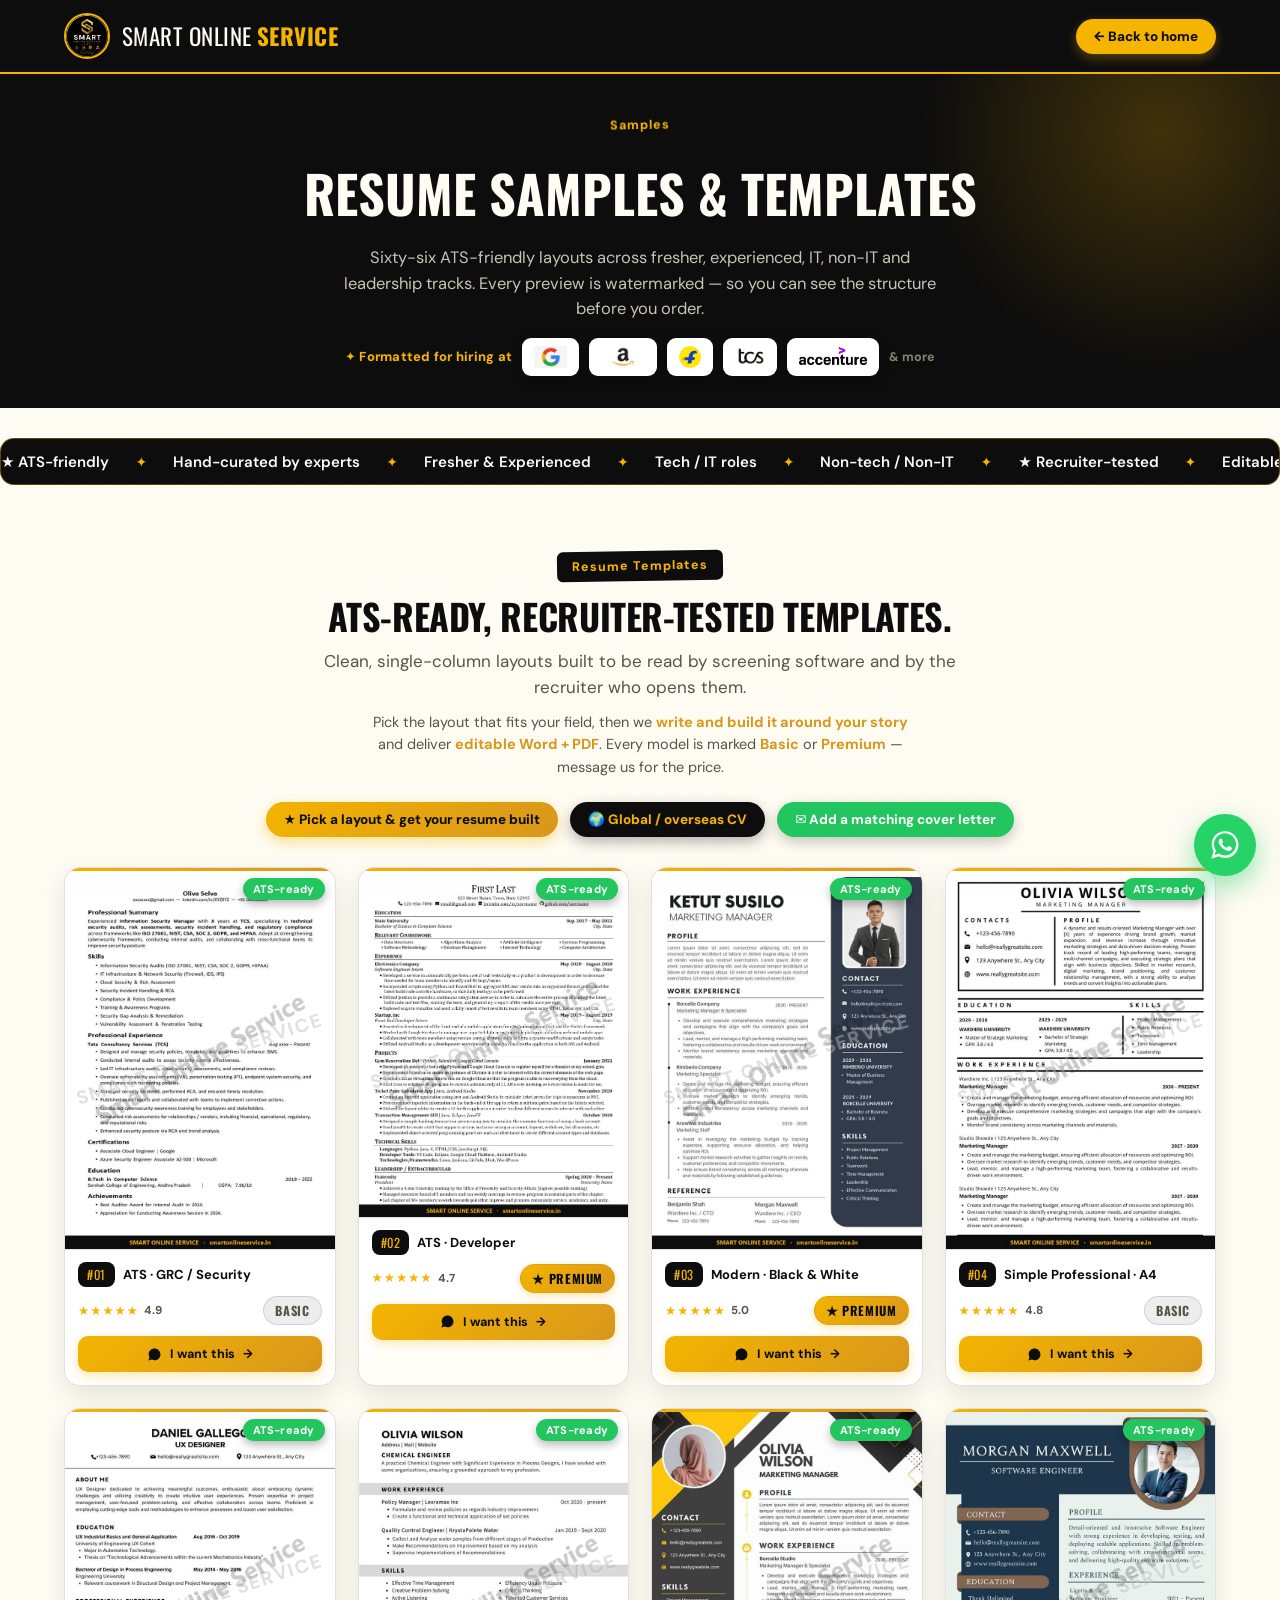
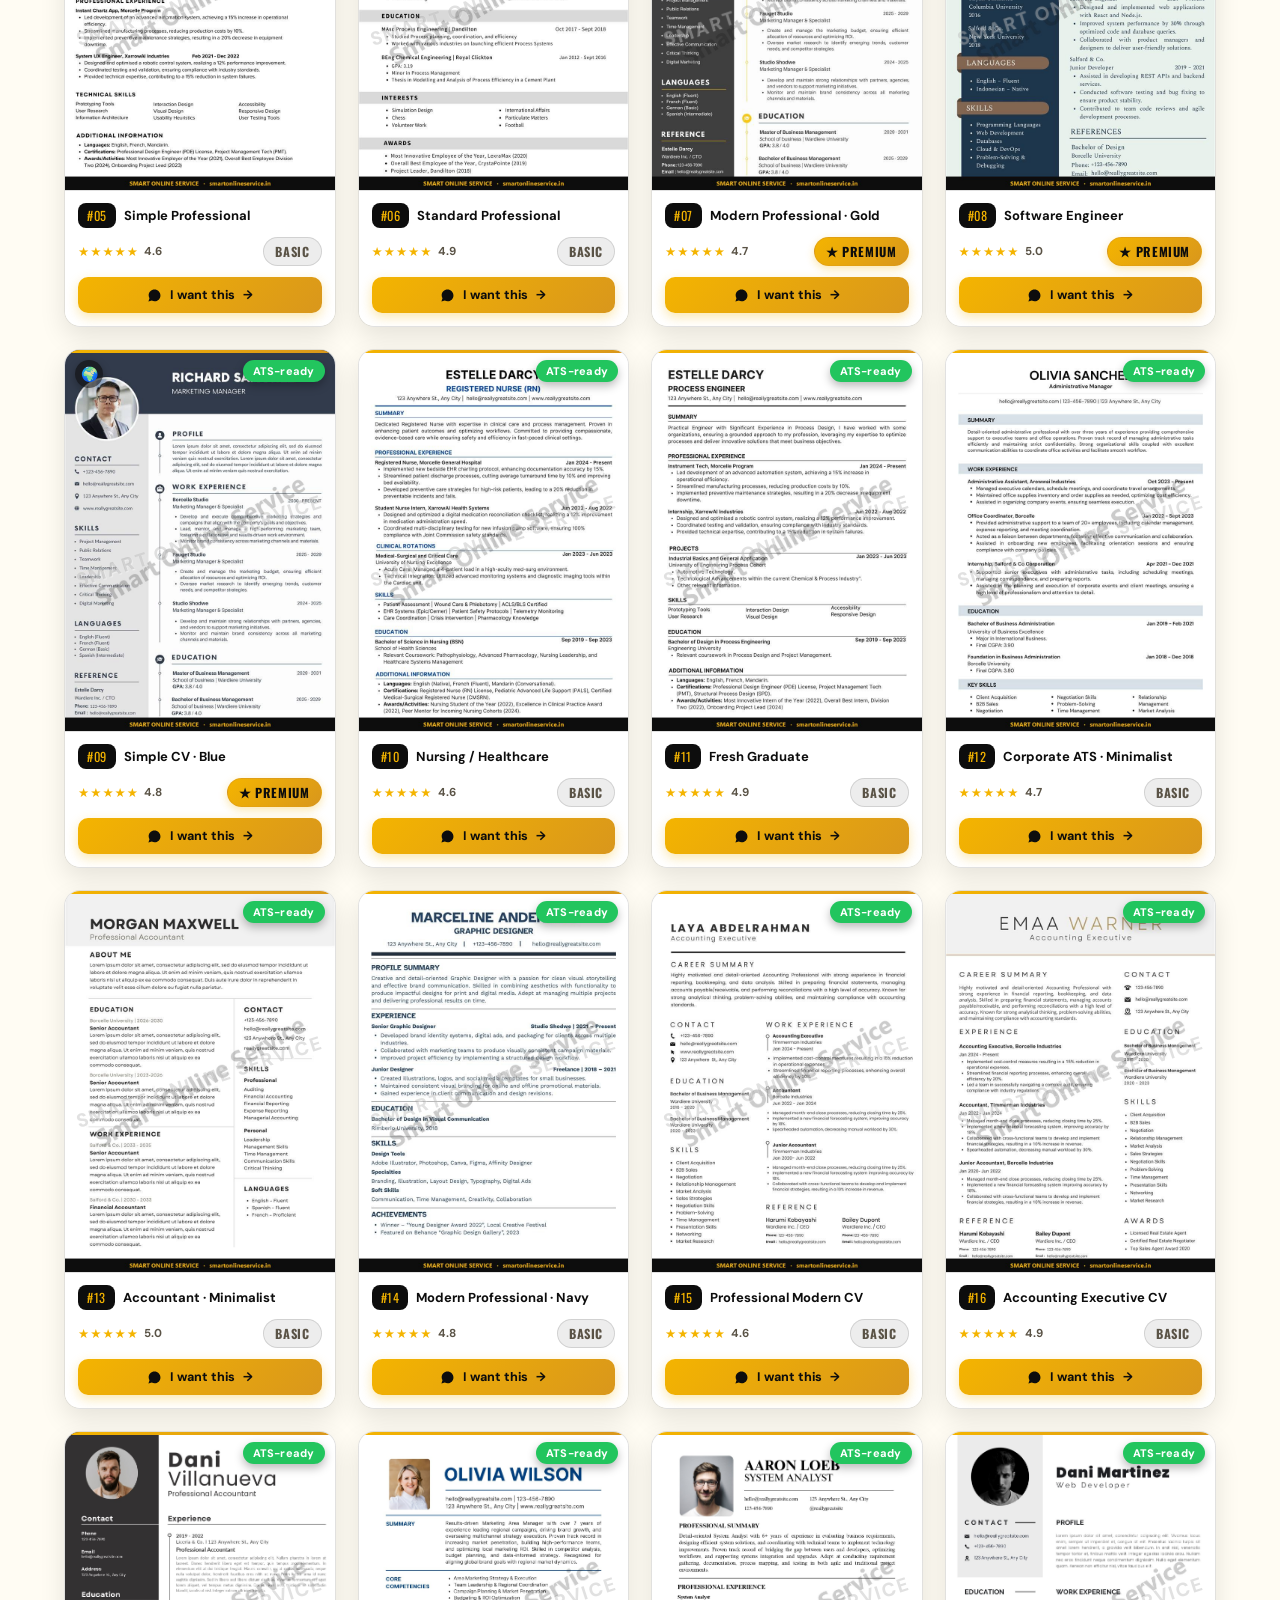
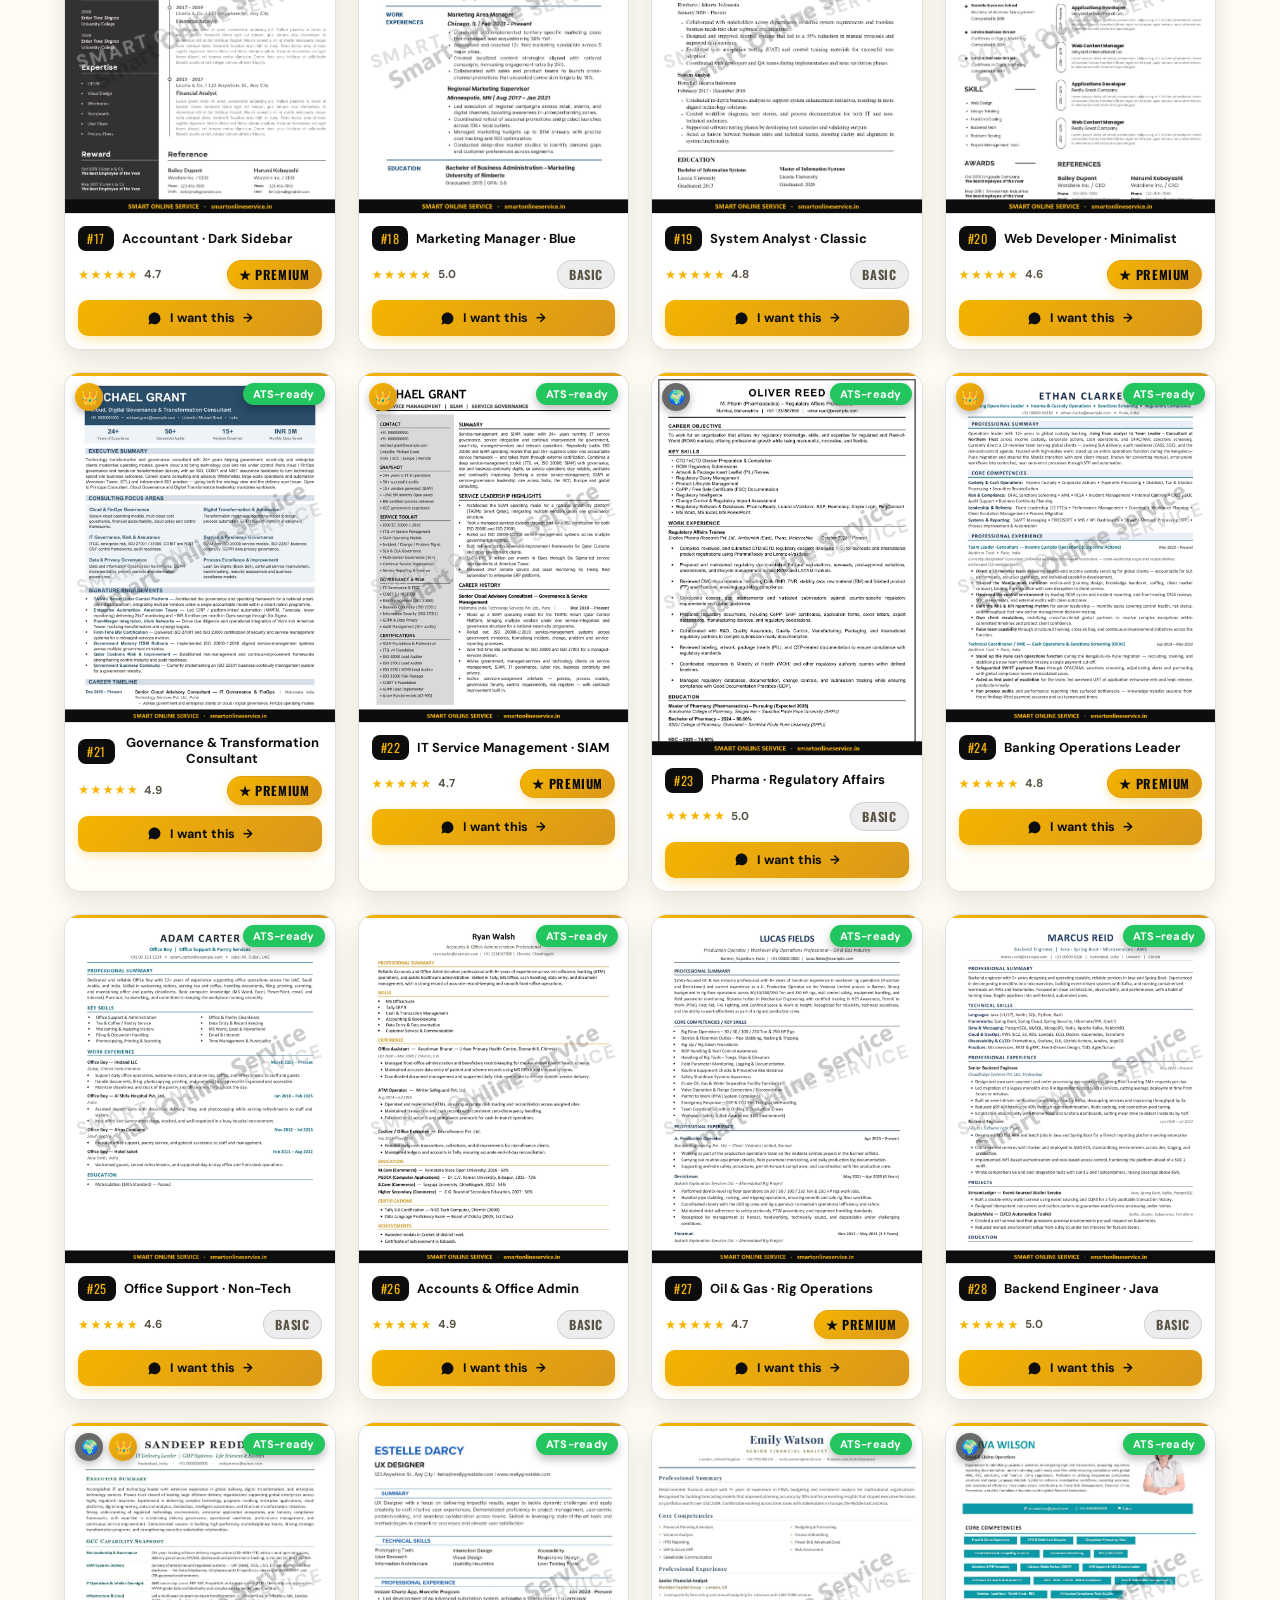
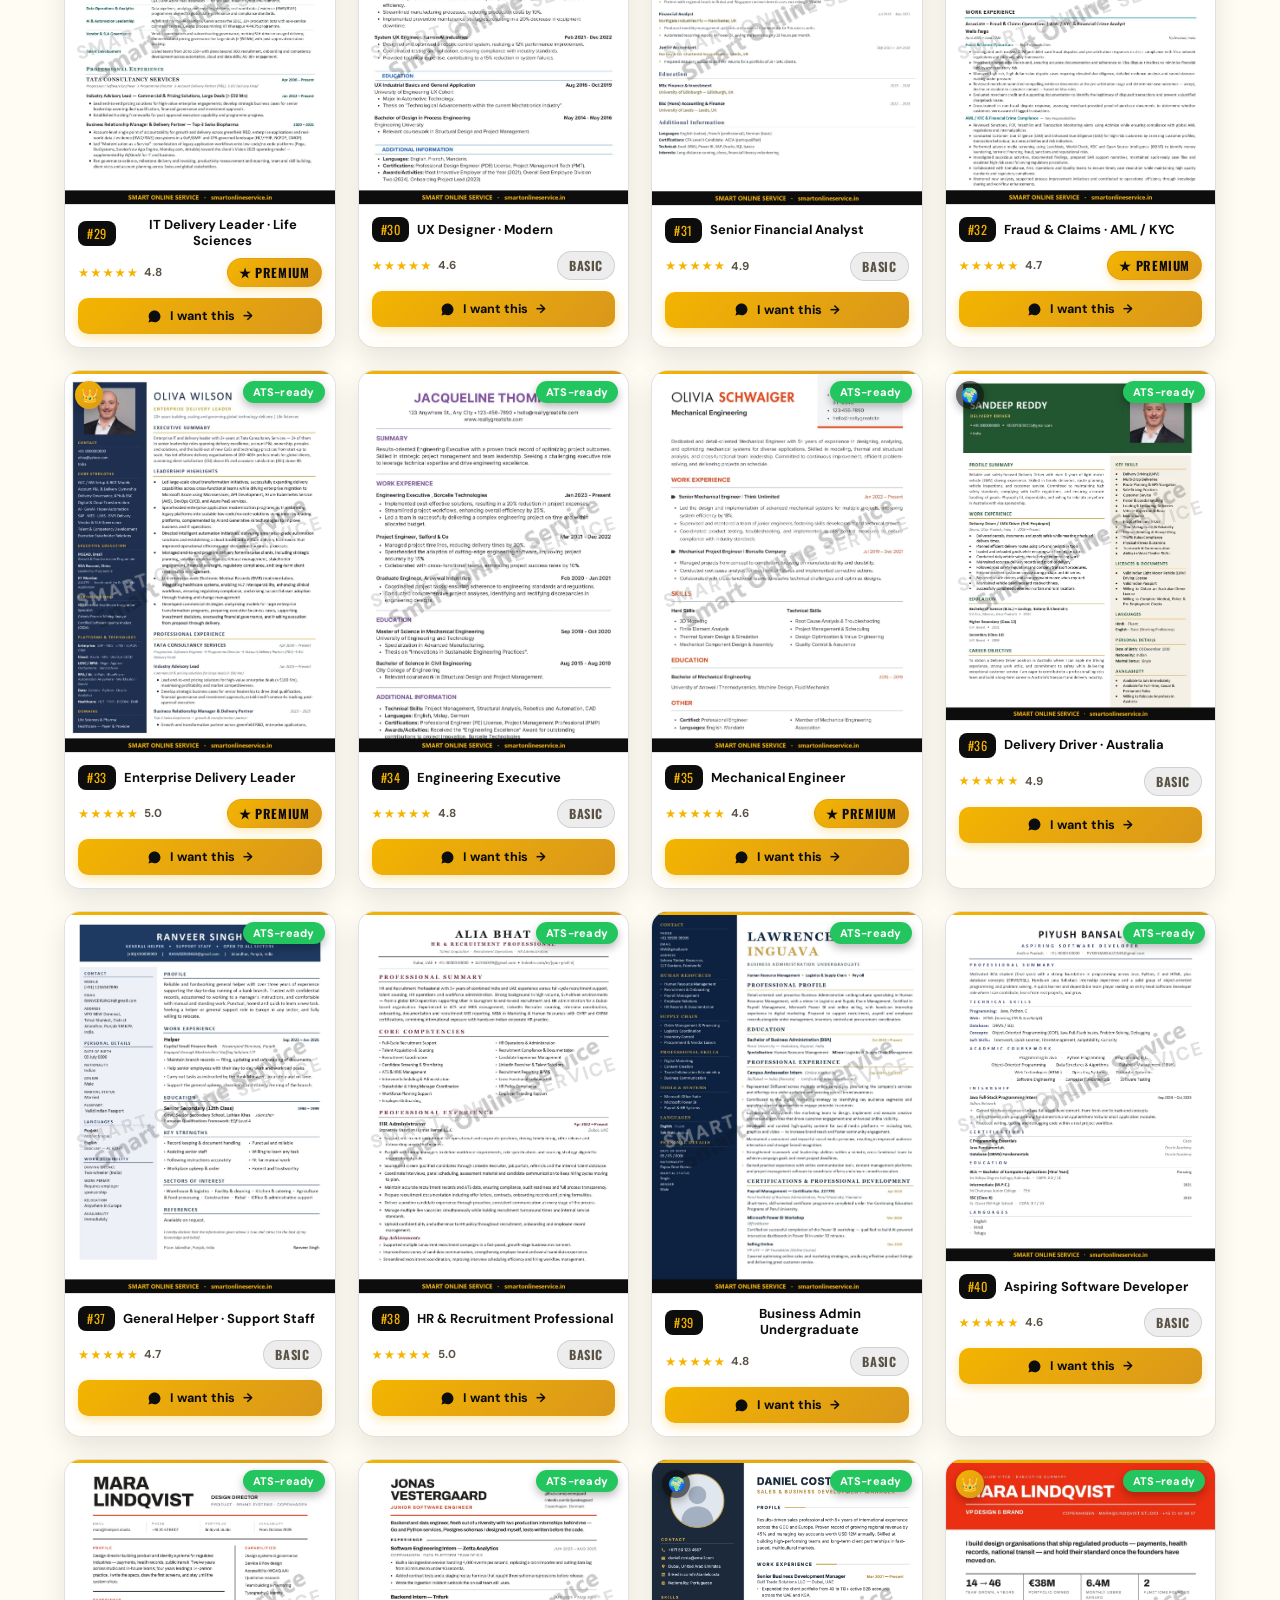
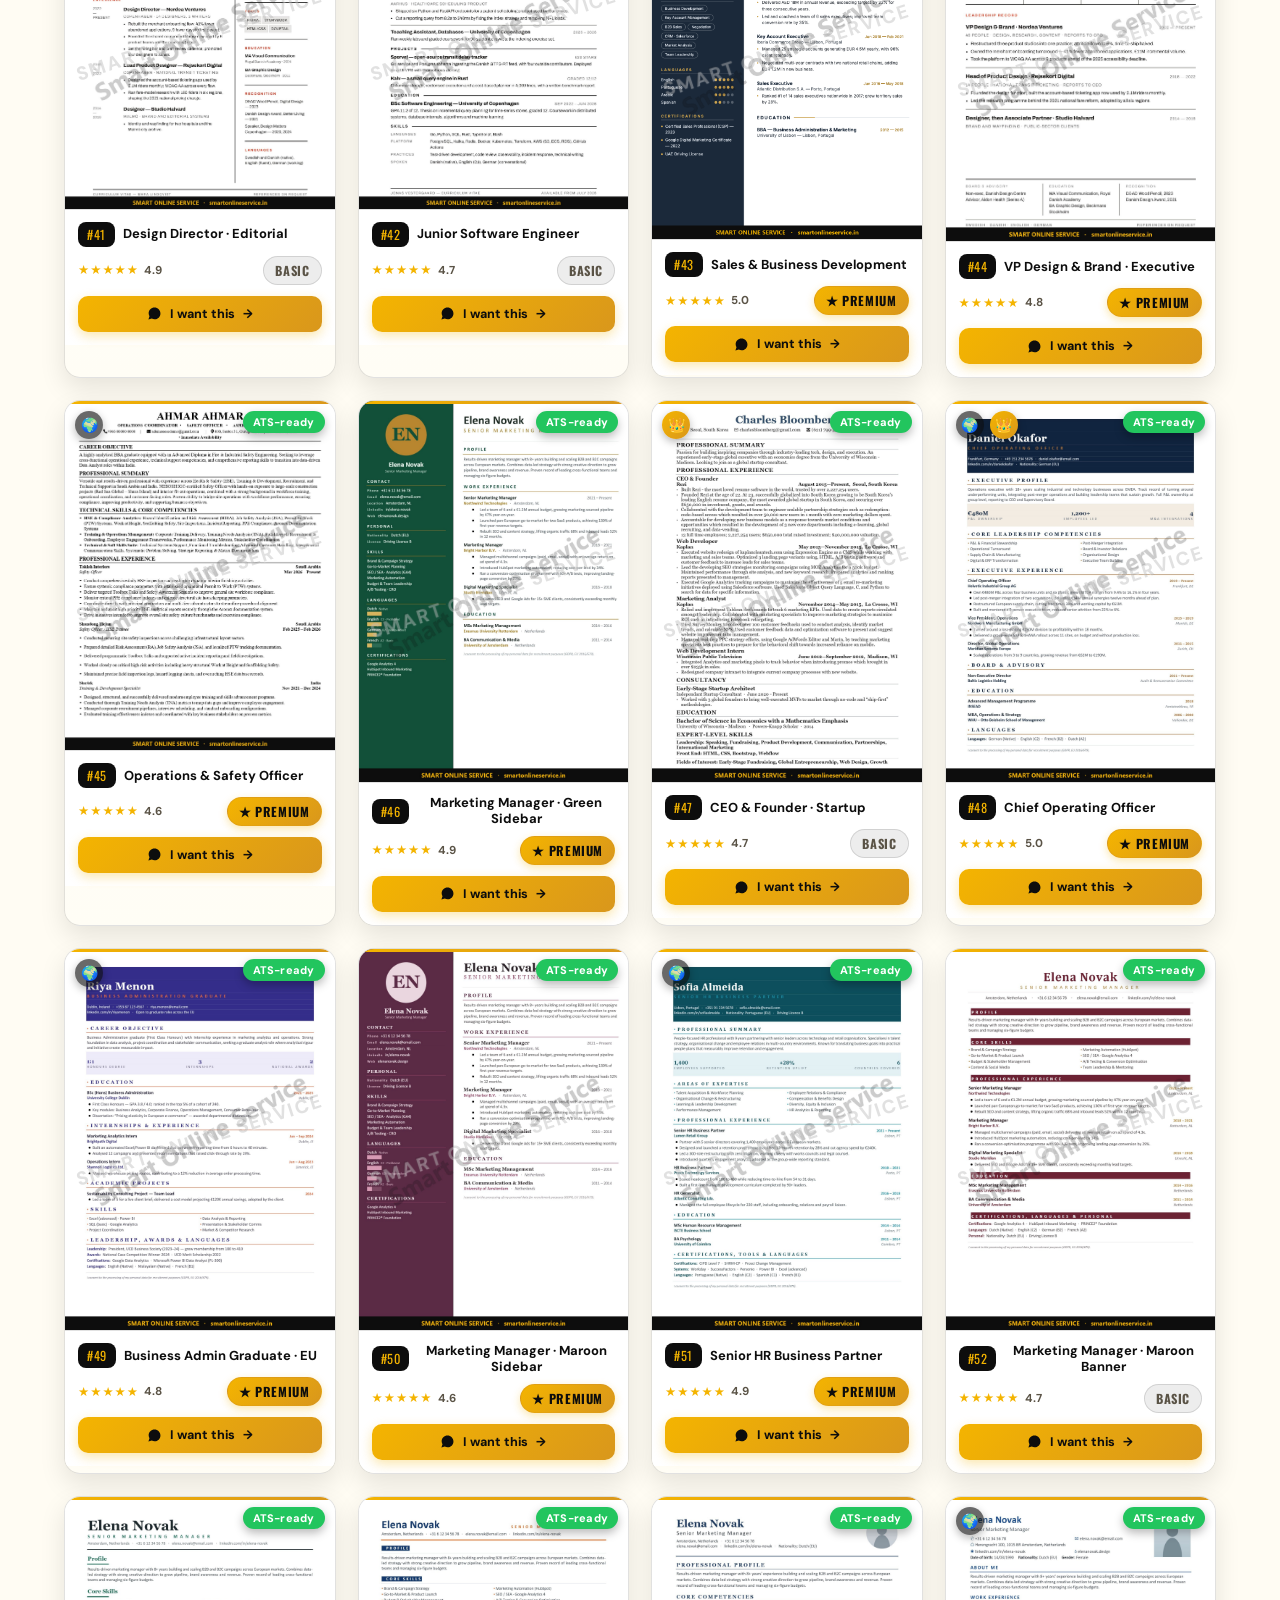
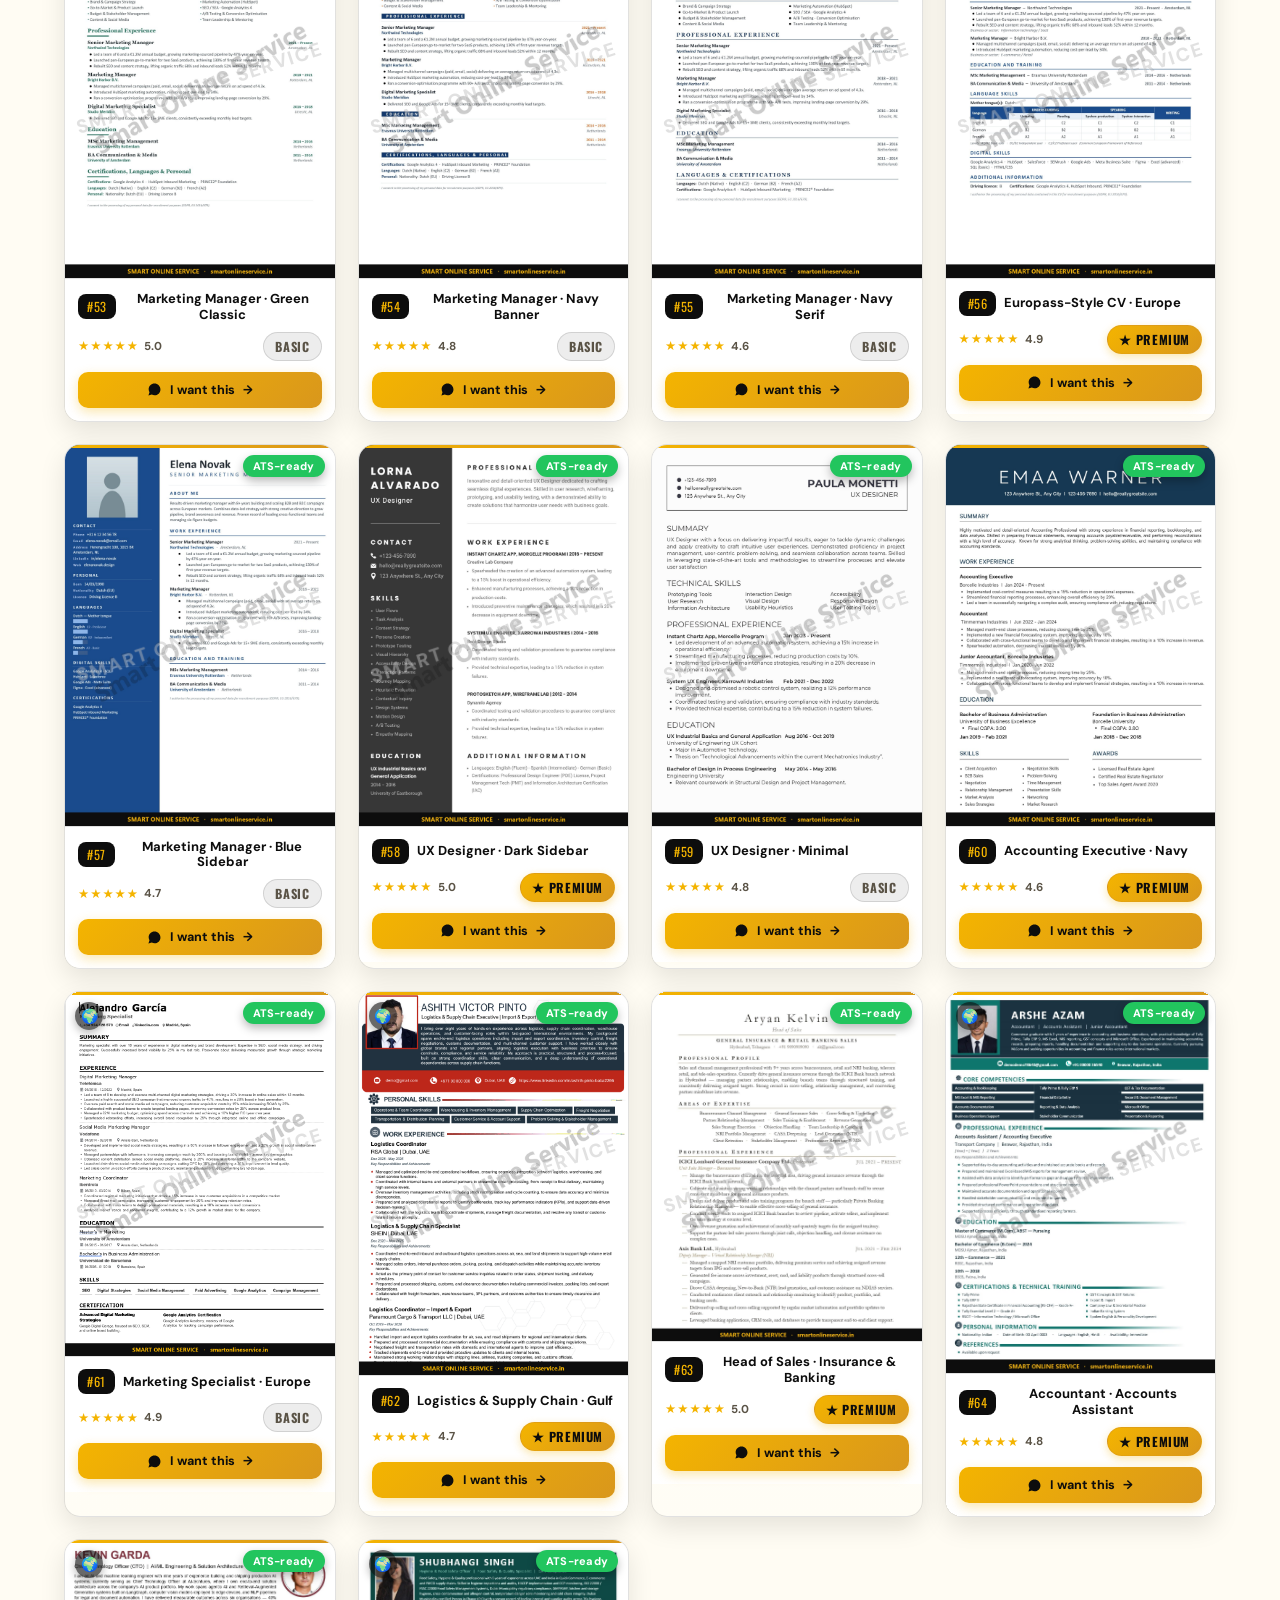
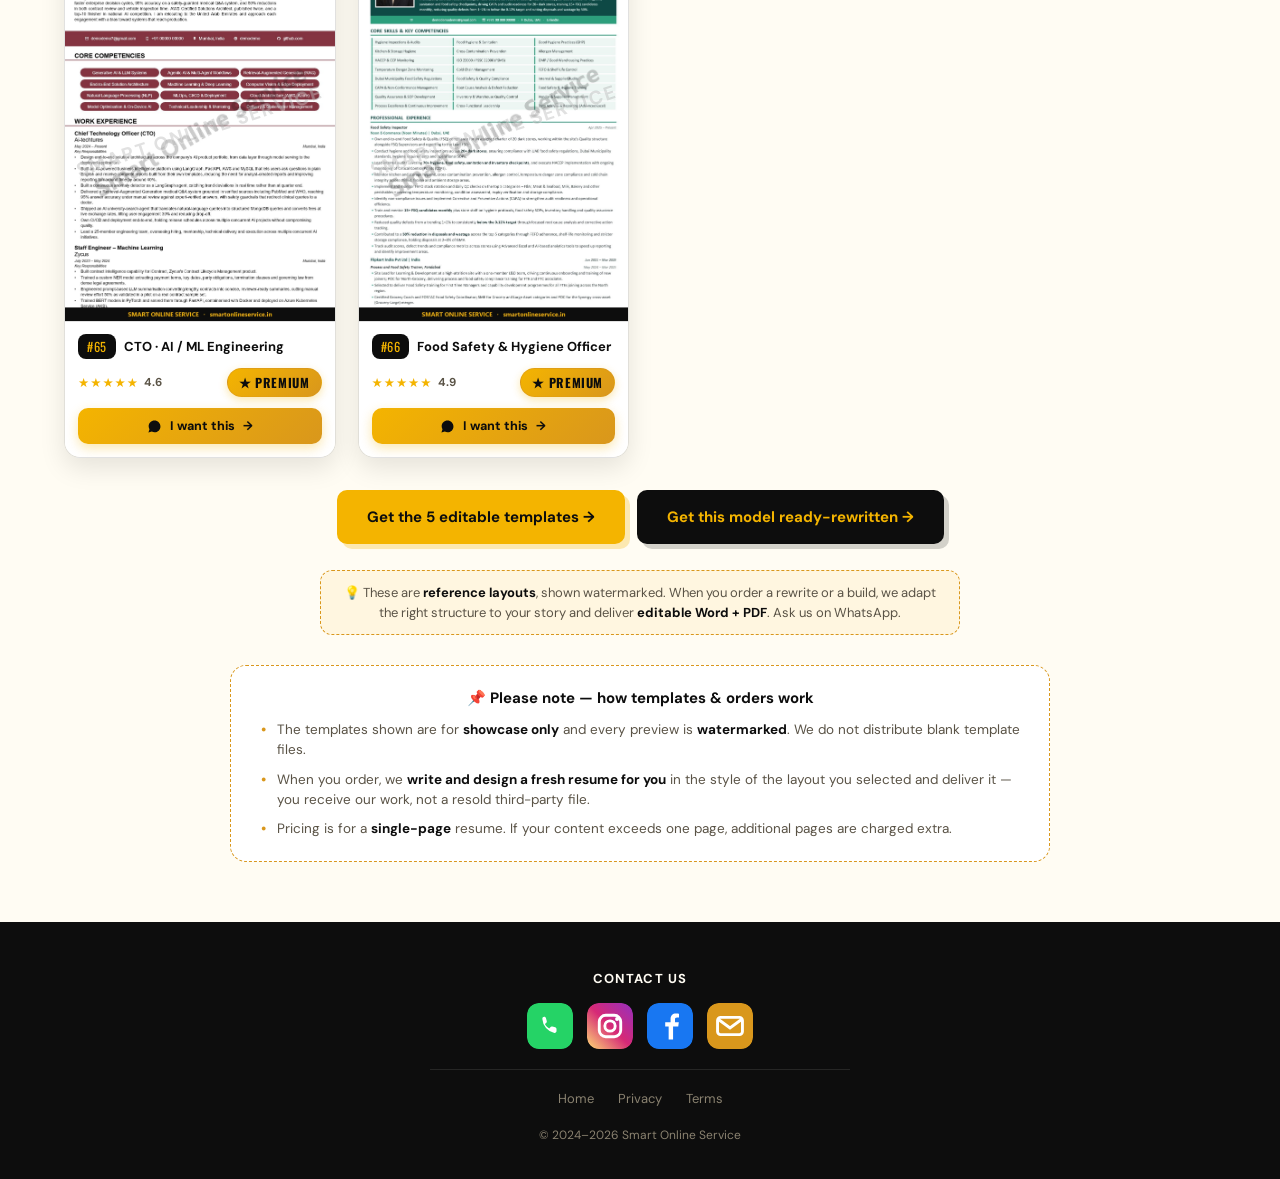
<file: samples.html>
<!DOCTYPE html>
<html lang="en">
<head>
  <meta charset="UTF-8">
  <meta name="viewport" content="width=device-width, initial-scale=1.0">
  <meta name="description" content="Browse 66 ATS-friendly resume sample layouts from Smart Online Service. Every preview is watermarked — see the structure before you order.">
  <title>Resume Samples &amp; Templates | Smart Online Service</title>
  <link rel="icon" href="assets/logo.jpeg" type="image/jpeg">
  <link rel="preconnect" href="https://fonts.googleapis.com">
  <link rel="preconnect" href="https://fonts.gstatic.com" crossorigin>
  <link href="https://fonts.googleapis.com/css2?family=DM+Sans:wght@400;500;600;700&family=Oswald:wght@500;600;700&display=swap" rel="stylesheet">
  <link rel="stylesheet" href="css/style.css?v=5">
</head>
<body class="subpage">
  <div class="grain"></div>
  <nav class="subnav">
    <a class="nav-brand" href="index.html"><img src="assets/logo.jpeg" alt=""><span>Smart Online <b>Service</b></span></a>
    <a class="back-link" href="index.html">← Back to home</a>
  </nav>

  <header class="page-hero">
    <div class="page-hero-inner">
      <span class="sec-label">Samples</span>
      <h1>Resume samples &amp; templates</h1>
      <p>Sixty-six ATS-friendly layouts across fresher, experienced, IT, non-IT and leadership tracks. Every preview is watermarked — so you can see the structure before you order.</p>
      <div class="samples-logos">
        <span class="sl-label">✦ Formatted for hiring at</span>
        <span class="lw-item"><img src="assets/logos/google.webp" alt="Google"></span>
        <span class="lw-item"><img src="assets/logos/amazon.jpg" alt="Amazon"></span>
        <span class="lw-item"><img src="assets/logos/flipkart.png" alt="Flipkart"></span>
        <span class="lw-item lw-tcs"><img src="assets/logos/tcs.png" alt="TCS"></span>
        <span class="lw-item"><img src="assets/logos/accenture.png" alt="Accenture"></span>
        <span class="lw-more">&amp; more</span>
      </div>
    </div>
  </header>

  <div class="ticker review-ticker" aria-label="Why our templates"><div class="ticker-track" id="sampleTicker"></div></div>

  <main>
    <section class="samples-block" id="templates">
      <div class="section-inner center">
        <span class="sec-label">Resume Templates</span>
        <h2 class="sec-title display">ATS-ready, recruiter-tested templates.</h2>
        <p class="sec-sub">Clean, single-column layouts built to be read by screening software and by the recruiter who opens them.</p>
                <p class="tpl-options">Pick the layout that fits your field, then we <b>write and build it around your story</b> and deliver <b>editable Word + PDF</b>. Every model is marked <b>Basic</b> or <b>Premium</b> — message us for the price.</p>
        <div class="samples-top-cta">
          <a class="samples-mini-btn" id="tplTopCta" href="#" target="_blank" rel="noopener noreferrer">★ Pick a layout &amp; get your resume built</a>
          <a class="samples-mini-btn intl" id="intlCvCta" href="#" target="_blank" rel="noopener noreferrer">🌍 Global / overseas CV</a>
          <a class="samples-mini-btn addon" id="coverLetterCta" href="#" target="_blank" rel="noopener noreferrer">✉️ Add a matching cover letter</a>
        </div>
        <div class="stile-grid" id="tplGrid"></div>
        <div class="samples-cta">
          <a class="btn btn-primary" id="tplCta" href="#" target="_blank" rel="noopener noreferrer">Get the 5 editable templates →</a>
          <a class="btn btn-dark" id="tplRewriteCta" href="#" target="_blank" rel="noopener noreferrer">Get this model ready-rewritten →</a>
        </div>
        <p class="samples-wm-note">💡 These are <b>reference layouts</b>, shown watermarked. When you order a rewrite or a build, we adapt the right structure to your story and deliver <b>editable Word + PDF</b>. Ask us on WhatsApp.</p>
        <div class="samples-disclaimer">
          <strong>📌 Please note — how templates &amp; orders work</strong>
          <ul>
            <li>The templates shown are for <b>showcase only</b> and every preview is <b>watermarked</b>. We do not distribute blank template files.</li>
            <li>When you order, we <b>write and design a fresh resume for you</b> in the style of the layout you selected and deliver it — you receive our work, not a resold third-party file.</li>
            <li>Pricing is for a <b>single-page</b> resume. If your content exceeds one page, additional pages are charged extra.</li>
                      </ul>
        </div>
      </div>
    </section>

  </main>

  <section class="sub-contact">
    <div class="sub-contact-inner">
      <h5>Contact us</h5>
      <div class="social-row" id="subSocial"></div>
      <div class="legal-links"><a href="index.html">Home</a><a href="privacy.html">Privacy</a><a href="terms.html">Terms</a></div>
      <div class="foot-bottom" style="border:0">© 2024–2026 Smart Online Service</div>
    </div>
  </section>

  <a class="float-wa" id="floatWa" href="#" target="_blank" rel="noopener noreferrer" aria-label="Chat on WhatsApp">
    <svg viewBox="0 0 32 32" aria-hidden="true"><path d="M16 3C9 3 3.5 8.5 3.5 15.5c0 2.4.7 4.6 1.8 6.5L3 29l7.2-2.3c1.8 1 3.9 1.6 6 1.6 7 0 12.5-5.5 12.5-12.5S23 3 16 3zm0 22.8c-1.9 0-3.7-.5-5.2-1.5l-.4-.2-4.3 1.4 1.4-4.2-.3-.4a10.3 10.3 0 0 1-1.6-5.6c0-5.7 4.7-10.4 10.4-10.4s10.4 4.7 10.4 10.4S21.7 25.8 16 25.8zm5.7-7.8c-.3-.2-1.8-.9-2.1-1-.3-.1-.5-.2-.7.2-.2.3-.8 1-.9 1.2-.2.2-.3.2-.6.1-.3-.2-1.3-.5-2.5-1.5-.9-.8-1.5-1.8-1.7-2.1-.2-.3 0-.5.1-.6l.5-.5c.1-.2.2-.3.3-.5.1-.2 0-.4 0-.5l-.9-2.1c-.2-.6-.5-.5-.7-.5h-.6c-.2 0-.5.1-.8.4-.3.3-1 1-1 2.5s1.1 2.9 1.2 3.1c.2.2 2.2 3.3 5.3 4.6.7.3 1.3.5 1.7.7.7.2 1.4.2 1.9.1.6-.1 1.8-.7 2-1.5.3-.7.3-1.4.2-1.5-.1-.2-.3-.2-.6-.4z" fill="#fff"/></svg>
  </a>

  <!-- Cover-letter preview popup (opens from the "cover letter" mini-button) -->
  <div class="cl-pop" id="clPop" hidden>
    <div class="cl-backdrop" id="clBackdrop"></div>
    <div class="cl-card">
      <button class="cl-close" id="clClose" type="button" aria-label="Close preview">×</button>
      <div class="cl-shot">
        <div class="cl-canvas">
          <img src="assets/samples/cover-letter.jpg" alt="Matching cover letter sample — Smart Online Service">
          <div class="cl-wm" aria-hidden="true"></div>
        </div>
      </div>
      <div class="cl-foot">
        <div class="cl-meta"><b>Matching cover letter</b><span>Written to match your resume</span></div>
        <a class="cl-order" id="clOrder" href="#" target="_blank" rel="noopener noreferrer">✉️ Get this cover letter</a>
      </div>
    </div>
  </div>

  <script src="js/config.js"></script>
  <script src="js/icons.js"></script>
  <script>
    (function () {
      var cfg = SITE_CONFIG;
      var wa = function (m) { return "https://wa.me/" + cfg.whatsapp + "?text=" + encodeURIComponent(m); };
      // Tiles show a Basic / Premium tier label — prices are quoted on WhatsApp.
      function ratingFor(n) { return (4.6 + ((n * 3) % 5) / 10).toFixed(1); }  // 4.6–5.0
      // Small corner badges (globe / crown), driven by item.tag.
      function tagBadges(tag) {
        if (!tag) return "";
        var out = "";
        if (tag.indexOf("intl") >= 0) out += '<span class="stile-tag stile-tag-intl" title="Global / overseas CV">🌍</span>';
        if (tag.indexOf("lead") >= 0) out += '<span class="stile-tag stile-tag-lead" title="Leadership / executive">👑</span>';
        return out ? '<span class="stile-tags">' + out + '</span>' : "";
      }
      var waIcon = '<svg viewBox="0 0 32 32" width="15" height="15" aria-hidden="true"><path d="M16 3C9 3 3.5 8.5 3.5 15.5c0 2.4.7 4.6 1.8 6.5L3 29l7.2-2.3c1.8 1 3.9 1.6 6 1.6 7 0 12.5-5.5 12.5-12.5S23 3 16 3z" fill="currentColor"/></svg>';
      function tile(item, n, showNum) {
        var num = ("0" + n).slice(-2);
        if (!showNum) {
          return '<figure class="stile stile-report">' +
                   '<div class="stile-shot"><img loading="lazy" src="' + item.img + '" alt="' + item.name + '">' +
                     '<span class="stile-wm">Smart Online Service</span></div>' +
                   '<div class="stile-cap"><span class="stile-name">' + item.name + '</span></div>' +
                 '</figure>';
        }
        var isPremium = (item.tier || "basic").toLowerCase() === "premium";
        var tierLabel = isPremium ? "Premium" : "Basic";
        // Clicking the card opens WhatsApp with a simple "I need this" order message (no price).
        var orderUrl = wa("Hi! I need this resume — #" + num + " · " + item.name + " (" + tierLabel + ").");
        return '<a class="stile" href="' + orderUrl + '" target="_blank" rel="noopener noreferrer" aria-label="I want the ' + item.name + ' resume (' + tierLabel + ') — enquire on WhatsApp">' +
                 tagBadges(item.tag) +
                 '<span class="stile-badge">ATS-ready</span>' +
                 '<div class="stile-shot">' +
                   '<img loading="lazy" src="' + item.img + '" alt="' + item.name + ' resume sample">' +
                   '<span class="stile-wm">Smart Online Service</span>' +
                 '</div>' +
                 '<div class="stile-cap">' +
                   '<div class="stile-top"><span class="stile-rank">#' + num + '</span><span class="stile-name">' + item.name + '</span></div>' +
                   '<div class="stile-bot"><span class="stile-stars">★★★★★<em>' + ratingFor(n) + '</em></span><b class="stile-tier ' + (isPremium ? "is-premium" : "is-basic") + '">' + (isPremium ? "★ " : "") + tierLabel + '</b></div>' +
                   '<span class="stile-order">' + waIcon + ' I want this <b>→</b></span>' +
                 '</div>' +
               '</a>';
      }
      function fill(elId, list, showNum) {
        var grid = document.getElementById(elId);
        if (!grid) return;
        var items = list || [];
        if (!items.length) { grid.innerHTML = '<p class="sample-empty">Samples are being added — check back shortly.</p>'; return; }
        grid.innerHTML = items.map(function (it, i) { return tile(it, i + 1, showNum); }).join("");
      }
      fill("tplGrid", cfg.sampleTemplates, true);

      // top scrolling ticker — what makes the templates good
      var tk = document.getElementById("sampleTicker");
      if (tk) {
        var msgs = ["★ ATS-friendly", "Hand-curated by experts", "Fresher &amp; Experienced", "Tech / IT roles",
                    "Non-tech / Non-IT", "★ Recruiter-tested", "Editable Word + PDF", "Every industry"];
        var seq = msgs.map(function (m) { return '<span>' + m + '</span><i>✦</i>'; }).join("");
        tk.innerHTML = seq + seq;
      }

      var tplMsg = "Hi! I saw the resume templates on the Samples page and I'd like my resume built in one of these layouts.";
      var tplCta = document.getElementById("tplCta");
      if (tplCta) tplCta.href = wa(tplMsg);
      var tplTopCta = document.getElementById("tplTopCta");
      if (tplTopCta) tplTopCta.href = wa(tplMsg);
      var tplRewriteCta = document.getElementById("tplRewriteCta");
      if (tplRewriteCta) tplRewriteCta.href = wa("Hi! I'd like my resume ready-rewritten in one of your template models. The model I selected is:");
      var intlCvCta = document.getElementById("intlCvCta");
      if (intlCvCta) intlCvCta.href = wa("Hi! I need a global / overseas CV.");
      // Cover-letter button opens an in-page preview popup (image + watermark, blurred backdrop)
      var clPop = document.getElementById("clPop");
      var coverLetterCta = document.getElementById("coverLetterCta");
      var clOrder = document.getElementById("clOrder");
      if (clOrder) clOrder.href = wa("Hi! I'd like a matching cover letter added with my resume.");
      if (coverLetterCta) coverLetterCta.setAttribute("href", "assets/samples/cover-letter.jpg");  // graceful fallback if JS is off
      function clClose() { if (clPop) { clPop.hidden = true; document.body.classList.remove("pop-open"); } }
      if (coverLetterCta) coverLetterCta.addEventListener("click", function (e) {
        if (!clPop) return;
        e.preventDefault();
        clPop.hidden = false;
        document.body.classList.add("pop-open");
      });
      var clCloseBtn = document.getElementById("clClose");
      if (clCloseBtn) clCloseBtn.addEventListener("click", clClose);
      var clBackdrop = document.getElementById("clBackdrop");
      if (clBackdrop) clBackdrop.addEventListener("click", clClose);
      document.addEventListener("keydown", function (e) { if (e.key === "Escape" && clPop && !clPop.hidden) clClose(); });
      var floatWa = document.getElementById("floatWa");
      if (floatWa) floatWa.href = wa("Hi! I'd like to know more about your resume templates and reports.");
      if (typeof renderContactRow === "function") renderContactRow(document.getElementById("subSocial"), cfg);
    })();
  </script>
</body>
</html>
</file>
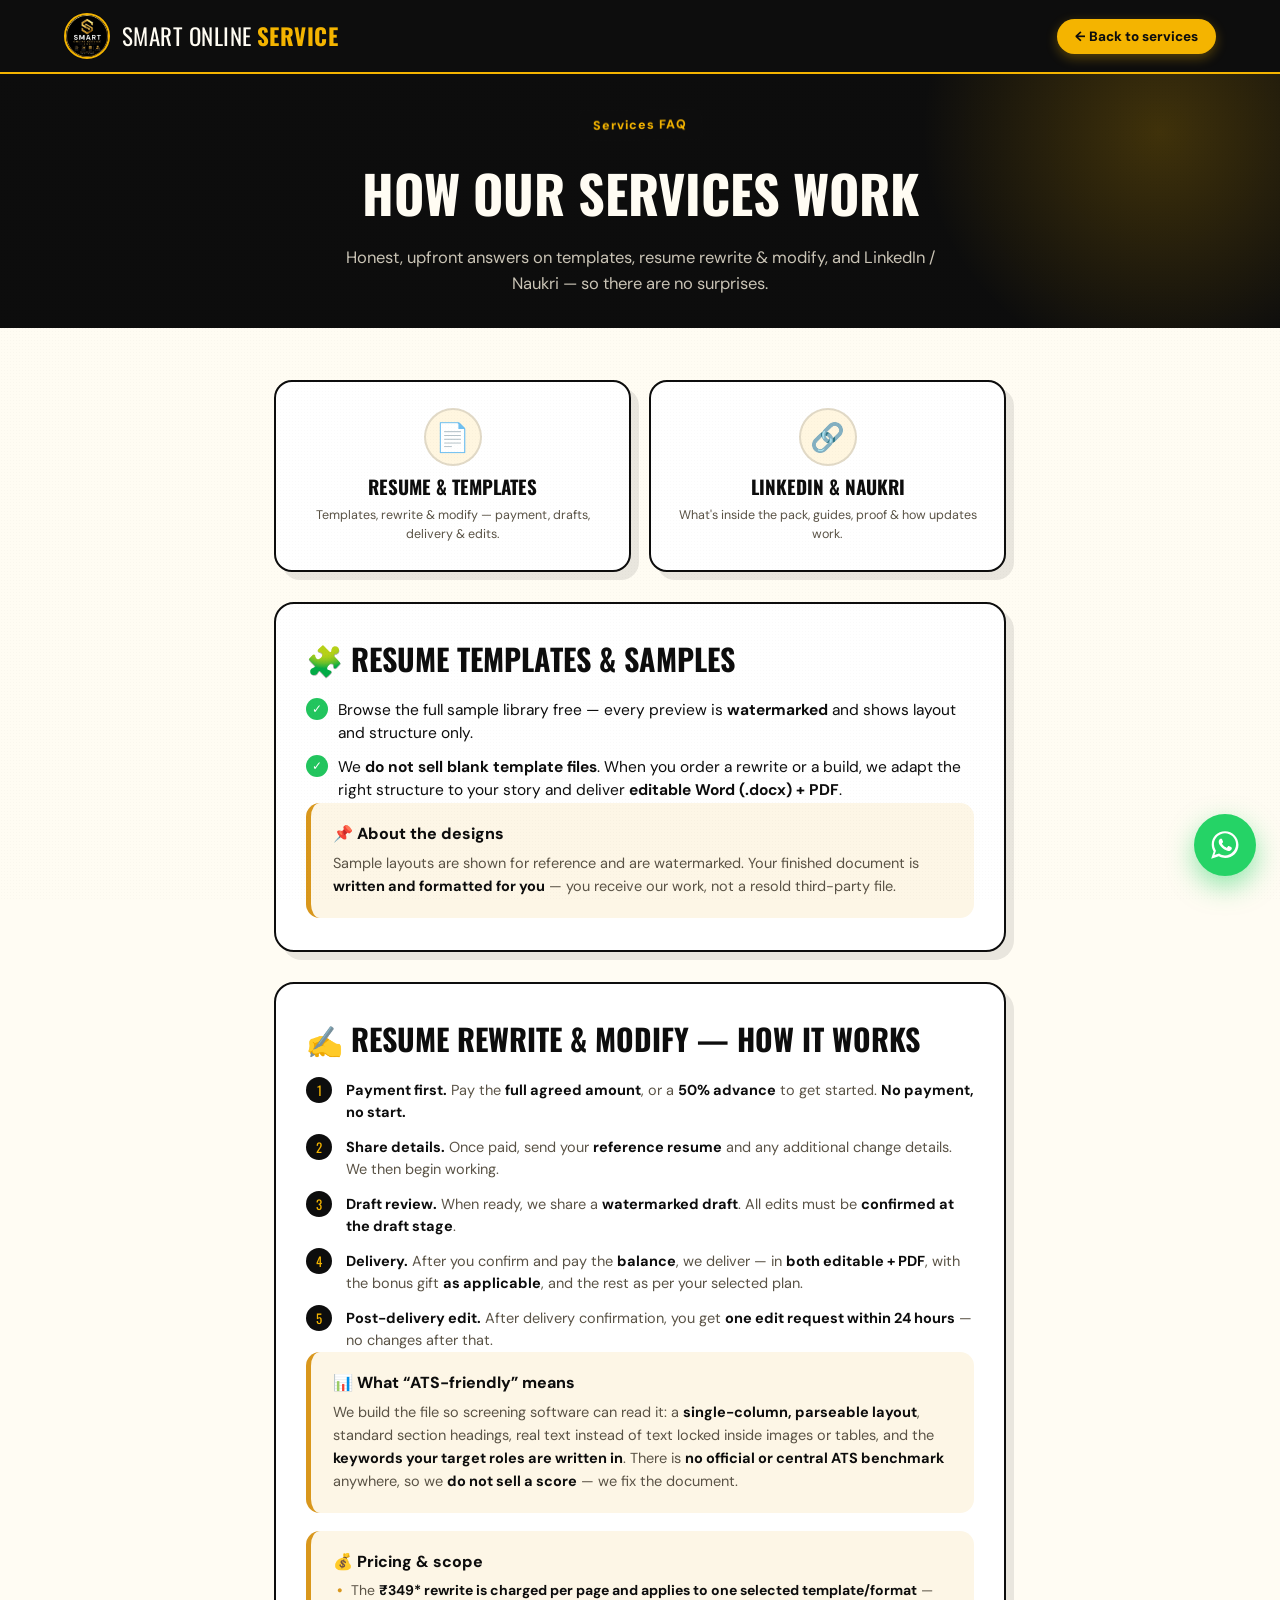
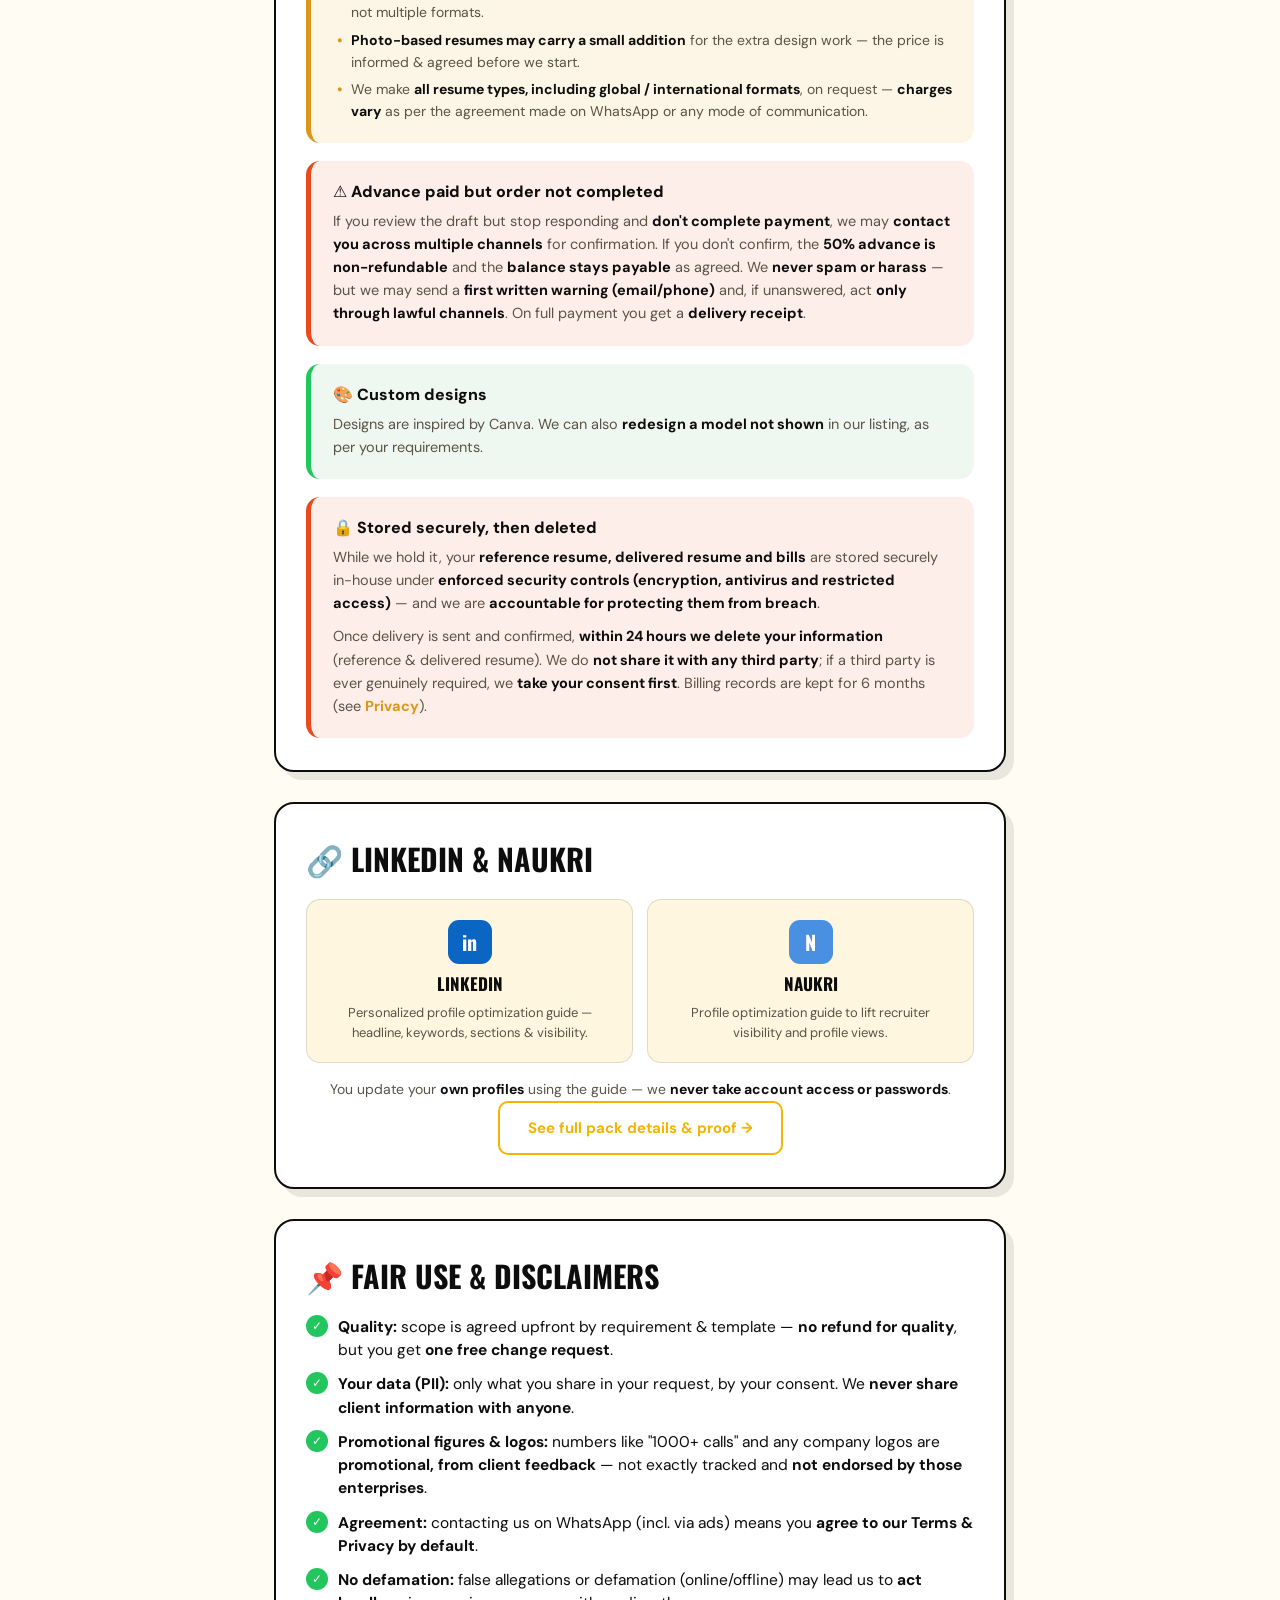
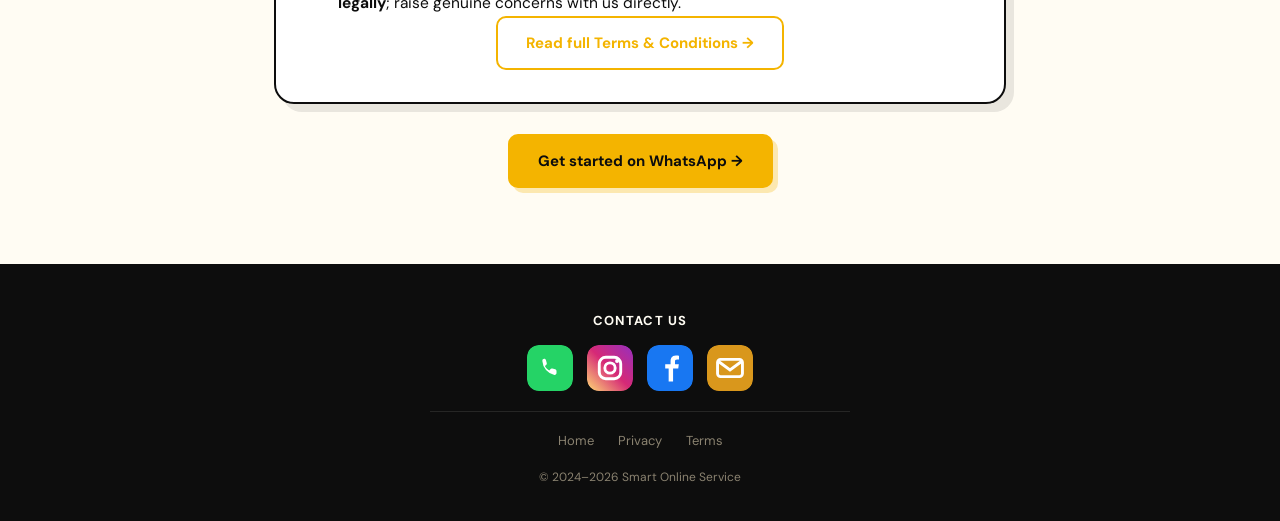
<file: services-faq.html>
<!DOCTYPE html>
<html lang="en">
<head>
  <meta charset="UTF-8">
  <meta name="viewport" content="width=device-width, initial-scale=1.0">
  <meta name="description" content="How Smart Online Service services work — templates, resume rewrite & modify, LinkedIn & Naukri. Payment, drafts, delivery, edits, data deletion, and sample bills.">
  <title>Services FAQ — How it works | Smart Online Service</title>
  <link rel="icon" href="assets/logo.jpeg" type="image/jpeg">
  <link rel="preconnect" href="https://fonts.googleapis.com">
  <link rel="preconnect" href="https://fonts.gstatic.com" crossorigin>
  <link href="https://fonts.googleapis.com/css2?family=DM+Sans:wght@400;500;600;700&family=Oswald:wght@500;600;700&display=swap" rel="stylesheet">
  <link rel="stylesheet" href="css/style.css">
</head>
<body class="subpage">
  <div class="grain"></div>
  <nav class="subnav">
    <a class="nav-brand" href="index.html"><img src="assets/logo.jpeg" alt=""><span>Smart Online <b>Service</b></span></a>
    <a class="back-link" href="services.html">← Back to services</a>
  </nav>

  <header class="page-hero">
    <div class="page-hero-inner">
      <span class="sec-label">Services FAQ</span>
      <h1>How our services work</h1>
      <p>Honest, upfront answers on templates, resume rewrite &amp; modify, and LinkedIn / Naukri — so there are no surprises.</p>
    </div>
  </header>

  <main class="nl-body">
    <!-- Two topic boxes -->
    <div class="faq-topics">
      <a class="faq-topic" href="#resume">
        <span class="ft-ico">📄</span>
        <strong>Resume &amp; Templates</strong>
        <small>Templates, rewrite &amp; modify — payment, drafts, delivery &amp; edits.</small>
      </a>
      <a class="faq-topic" href="naukri-linkedin.html">
        <span class="ft-ico">🔗</span>
        <strong>LinkedIn &amp; Naukri</strong>
        <small>What's inside the pack, guides, proof &amp; how updates work.</small>
      </a>
    </div>

    <!-- Templates -->
    <section class="nl-card" id="resume">
      <h2 class="nl-h">🧩 Resume Templates &amp; Samples</h2>
      <ul class="nl-list">
        <li>Browse the full sample library free — every preview is <b>watermarked</b> and shows layout and structure only.</li>
        <li>We <b>do not sell blank template files</b>. When you order a rewrite or a build, we adapt the right structure to your story and deliver <b>editable Word (.docx) + PDF</b>.</li>
      </ul>
      <div class="nl-callout nl-info">
        <h3>📌 About the designs</h3>
        <p>Sample layouts are shown for reference and are watermarked. Your finished document is <strong>written and formatted for you</strong> — you receive our work, not a resold third-party file.</p>
      </div>
    </section>

    <!-- Rewrite & Modify workflow -->
    <section class="nl-card">
      <h2 class="nl-h">✍️ Resume Rewrite &amp; Modify — how it works</h2>
      <ol class="faq-steps">
        <li><b>Payment first.</b> Pay the <b>full agreed amount</b>, or a <b>50% advance</b> to get started. <b>No payment, no start.</b></li>
        <li><b>Share details.</b> Once paid, send your <b>reference resume</b> and any additional change details. We then begin working.</li>
        <li><b>Draft review.</b> When ready, we share a <b>watermarked draft</b>. All edits must be <b>confirmed at the draft stage</b>.</li>
        <li><b>Delivery.</b> After you confirm and pay the <b>balance</b>, we deliver — in <b>both editable + PDF</b>, with the bonus gift <b>as applicable</b>, and the rest as per your selected plan.</li>
        <li><b>Post-delivery edit.</b> After delivery confirmation, you get <b>one edit request within 24 hours</b> — no changes after that.</li>
      </ol>
      <div class="nl-callout nl-info">
        <h3>📊 What “ATS-friendly” means</h3>
        <p>We build the file so screening software can read it: a <strong>single-column, parseable layout</strong>, standard section headings, real text instead of text locked inside images or tables, and the <strong>keywords your target roles are written in</strong>. There is <strong>no official or central ATS benchmark</strong> anywhere, so we <strong>do not sell a score</strong> — we fix the document.</p>
      </div>
      <div class="nl-callout nl-info">
        <h3>💰 Pricing &amp; scope</h3>
        <ul class="nl-mini-list">
          <li>The <strong>₹349* rewrite is charged per page and applies to one selected template/format</strong> — not multiple formats.</li>
          <li><strong>Photo-based resumes may carry a small addition</strong> for the extra design work — the price is informed &amp; agreed before we start.</li>
          <li>We make <strong>all resume types, including global / international formats</strong>, on request — <strong>charges vary</strong> as per the agreement made on WhatsApp or any mode of communication.</li>
        </ul>
      </div>
      <div class="nl-callout nl-warn">
        <h3>⚠️ Advance paid but order not completed</h3>
        <p>If you review the draft but stop responding and <strong>don't complete payment</strong>, we may <strong>contact you across multiple channels</strong> for confirmation. If you don't confirm, the <strong>50% advance is non-refundable</strong> and the <strong>balance stays payable</strong> as agreed. We <strong>never spam or harass</strong> — but we may send a <strong>first written warning (email/phone)</strong> and, if unanswered, act <strong>only through lawful channels</strong>. On full payment you get a <strong>delivery receipt</strong>.</p>
      </div>
      <div class="nl-callout nl-tip">
        <h3>🎨 Custom designs</h3>
        <p>Designs are inspired by Canva. We can also <strong>redesign a model not shown</strong> in our listing, as per your requirements.</p>
      </div>
      <div class="nl-callout nl-warn">
        <h3>🔒 Stored securely, then deleted</h3>
        <p>While we hold it, your <strong>reference resume, delivered resume and bills</strong> are stored securely in-house under <strong>enforced security controls (encryption, antivirus and restricted access)</strong> — and we are <strong>accountable for protecting them from breach</strong>.</p>
        <p>Once delivery is sent and confirmed, <strong>within 24 hours we delete your information</strong> (reference &amp; delivered resume). We do <strong>not share it with any third party</strong>; if a third party is ever genuinely required, we <strong>take your consent first</strong>. Billing records are kept for 6 months (see <a href="privacy.html" style="color:var(--gold-deep);font-weight:700">Privacy</a>).</p>
      </div>
    </section>

    <!-- LinkedIn & Naukri -->
    <section class="nl-card">
      <h2 class="nl-h">🔗 LinkedIn &amp; Naukri</h2>
      <div class="ln-tiles">
        <div class="ln-tile">
          <span class="ln-ico ln-in">in</span>
          <strong>LinkedIn</strong>
          <p>Personalized profile optimization guide — headline, keywords, sections &amp; visibility.</p>
        </div>
        <div class="ln-tile">
          <span class="ln-ico ln-nk">N</span>
          <strong>Naukri</strong>
          <p>Profile optimization guide to lift recruiter visibility and profile views.</p>
        </div>
      </div>
      <p class="ln-note">You update your <b>own profiles</b> using the guide — we <b>never take account access or passwords</b>.</p>
      <div class="nl-cta" style="justify-content:center">
        <a class="btn btn-outline" href="naukri-linkedin.html">See full pack details &amp; proof →</a>
      </div>
    </section>

    <!-- Fair use & disclaimers -->
    <section class="nl-card">
      <h2 class="nl-h">📌 Fair use &amp; disclaimers</h2>
      <ul class="nl-list">
        <li><b>Quality:</b> scope is agreed upfront by requirement &amp; template — <b>no refund for quality</b>, but you get <b>one free change request</b>.</li>
        <li><b>Your data (PII):</b> only what you share in your request, by your consent. We <b>never share client information with anyone</b>.</li>
        <li><b>Promotional figures &amp; logos:</b> numbers like "1000+ calls" and any company logos are <b>promotional, from client feedback</b> — not exactly tracked and <b>not endorsed by those enterprises</b>.</li>
        <li><b>Agreement:</b> contacting us on WhatsApp (incl. via ads) means you <b>agree to our Terms &amp; Privacy by default</b>.</li>
        <li><b>No defamation:</b> false allegations or defamation (online/offline) may lead us to <b>act legally</b>; raise genuine concerns with us directly.</li>
      </ul>
      <div class="nl-cta" style="justify-content:center"><a class="btn btn-outline" href="terms.html">Read full Terms &amp; Conditions →</a></div>
    </section>

    <!-- CTAs -->
    <div class="nl-cta">
      <a class="btn btn-primary" id="faqWa" href="#" target="_blank" rel="noopener noreferrer">Get started on WhatsApp →</a>
    </div>
  </main>


  <section class="sub-contact">
    <div class="sub-contact-inner">
      <h5>Contact us</h5>
      <div class="social-row" id="subSocial"></div>
      <div class="legal-links"><a href="index.html">Home</a><a href="privacy.html">Privacy</a><a href="terms.html">Terms</a></div>
      <div class="foot-bottom" style="border:0">© 2024–2026 Smart Online Service</div>
    </div>
  </section>

  <a class="float-wa" id="floatWa" href="#" target="_blank" rel="noopener noreferrer" aria-label="Chat on WhatsApp">
    <svg viewBox="0 0 32 32" aria-hidden="true"><path d="M16 3C9 3 3.5 8.5 3.5 15.5c0 2.4.7 4.6 1.8 6.5L3 29l7.2-2.3c1.8 1 3.9 1.6 6 1.6 7 0 12.5-5.5 12.5-12.5S23 3 16 3zm0 22.8c-1.9 0-3.7-.5-5.2-1.5l-.4-.2-4.3 1.4 1.4-4.2-.3-.4a10.3 10.3 0 0 1-1.6-5.6c0-5.7 4.7-10.4 10.4-10.4s10.4 4.7 10.4 10.4S21.7 25.8 16 25.8zm5.7-7.8c-.3-.2-1.8-.9-2.1-1-.3-.1-.5-.2-.7.2-.2.3-.8 1-.9 1.2-.2.2-.3.2-.6.1-.3-.2-1.3-.5-2.5-1.5-.9-.8-1.5-1.8-1.7-2.1-.2-.3 0-.5.1-.6l.5-.5c.1-.2.2-.3.3-.5.1-.2 0-.4 0-.5l-.9-2.1c-.2-.6-.5-.5-.7-.5h-.6c-.2 0-.5.1-.8.4-.3.3-1 1-1 2.5s1.1 2.9 1.2 3.1c.2.2 2.2 3.3 5.3 4.6.7.3 1.3.5 1.7.7.7.2 1.4.2 1.9.1.6-.1 1.8-.7 2-1.5.3-.7.3-1.4.2-1.5-.1-.2-.3-.2-.6-.4z" fill="#fff"/></svg>
  </a>

  <script src="js/config.js"></script>
  <script src="js/icons.js"></script>
  <script>
    (function () {
      var cfg = SITE_CONFIG;
      var wa = "https://wa.me/" + cfg.whatsapp + "?text=" + encodeURIComponent("Hi! I'd like to get started with a service. Here's what I need:");
      var faqWa = document.getElementById("faqWa"); if (faqWa) faqWa.href = wa;
      var floatWa = document.getElementById("floatWa"); if (floatWa) floatWa.href = wa;

      if (typeof renderContactRow === "function") renderContactRow(document.getElementById("subSocial"), cfg);
    })();
  </script>
</body>
</html>
</file>
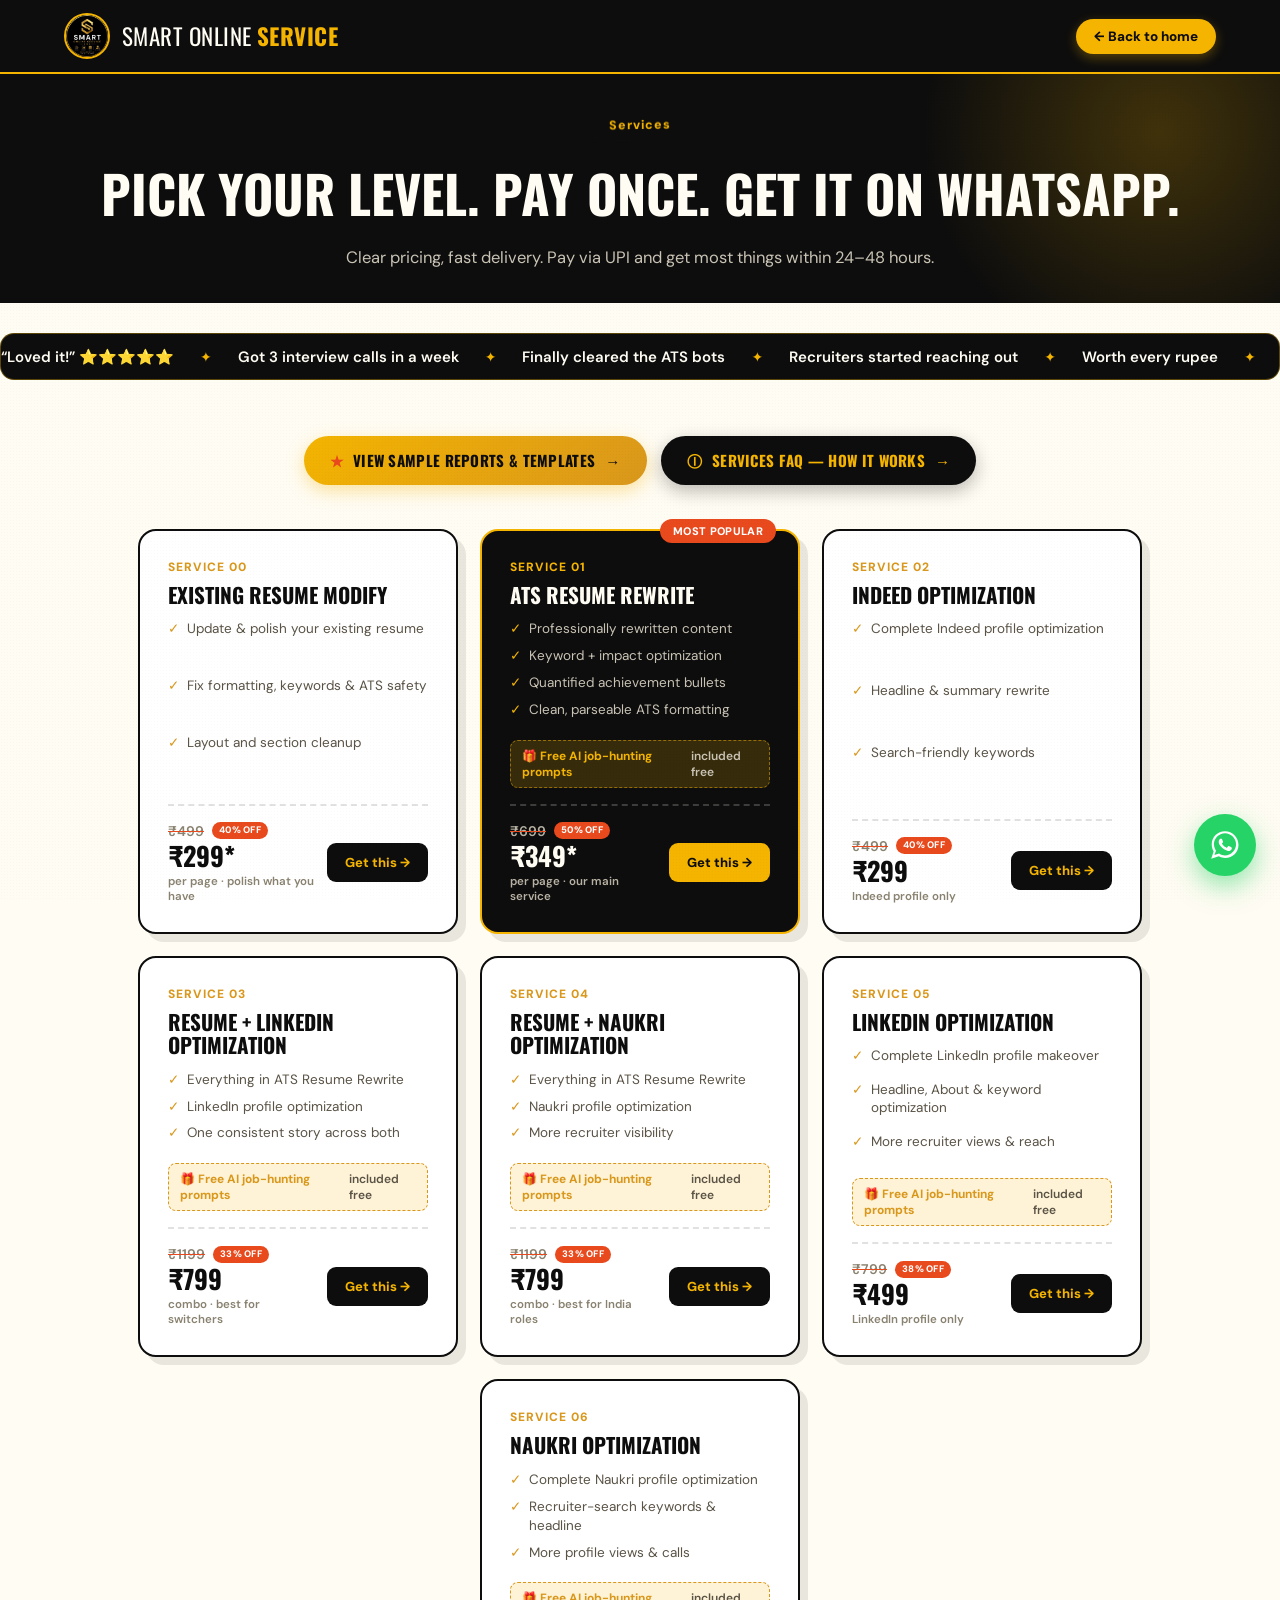
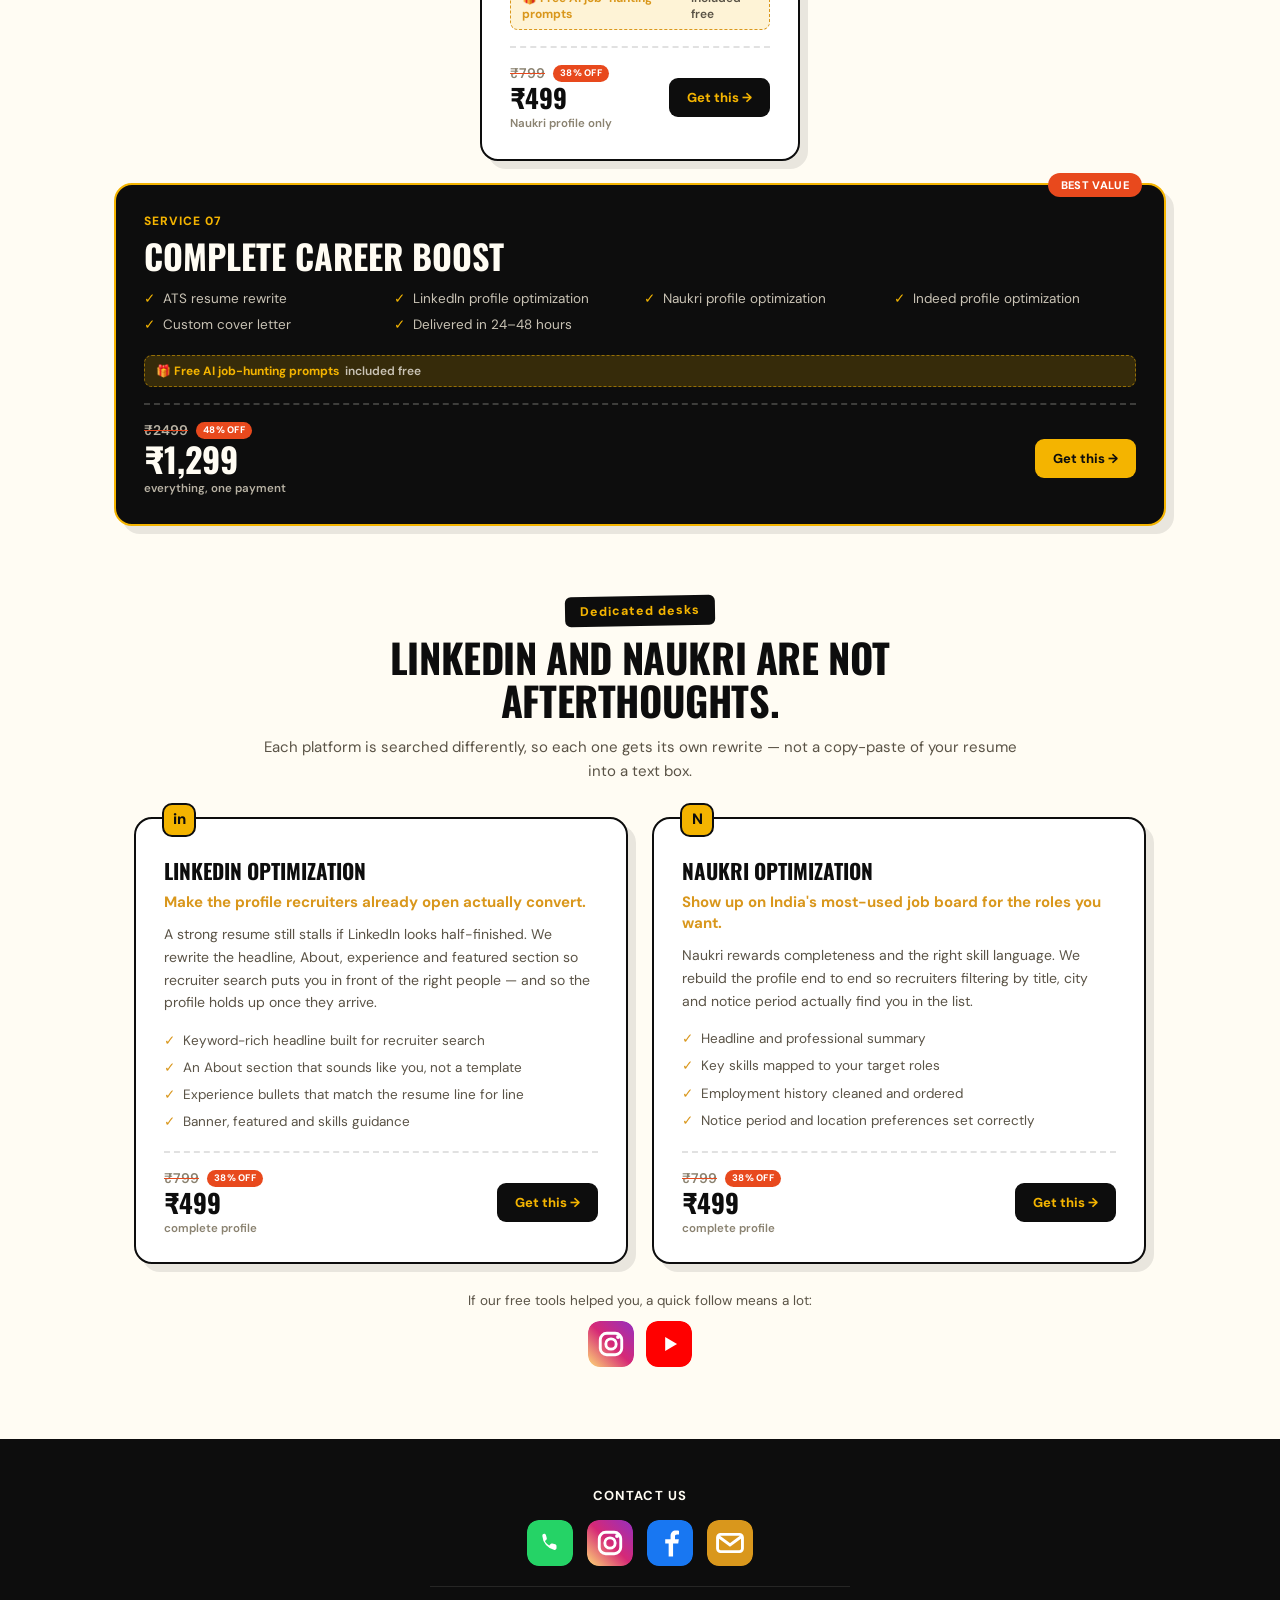
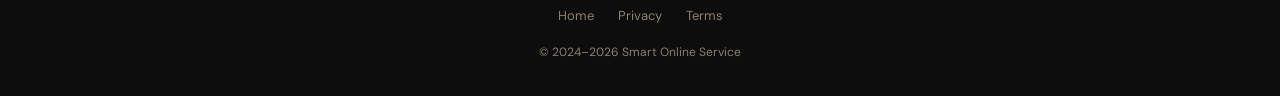
<file: services.html>
<!DOCTYPE html>
<html lang="en">
<head>
  <meta charset="UTF-8">
  <meta name="viewport" content="width=device-width, initial-scale=1.0">
  <meta name="description" content="Resume rewrite, LinkedIn & Naukri optimization, ATS templates, certifications and more — clear pricing, fast delivery on WhatsApp. Smart Online Service services.">
  <title>Services | Smart Online Service</title>
  <link rel="icon" href="assets/logo.jpeg" type="image/jpeg">
  <link rel="preconnect" href="https://fonts.googleapis.com">
  <link rel="preconnect" href="https://fonts.gstatic.com" crossorigin>
  <link href="https://fonts.googleapis.com/css2?family=DM+Sans:wght@400;500;600;700&family=Oswald:wght@500;600;700&display=swap" rel="stylesheet">
  <link rel="stylesheet" href="css/style.css">
</head>
<body class="subpage">
  <div class="grain"></div>
  <nav class="subnav">
    <a class="nav-brand" href="index.html"><img src="assets/logo.jpeg" alt=""><span>Smart Online <b>Service</b></span></a>
    <a class="back-link" href="index.html">← Back to home</a>
  </nav>

  <header class="page-hero">
    <div class="page-hero-inner">
      <span class="sec-label">Services</span>
      <h1>Pick your level. Pay once. Get it on WhatsApp.</h1>
      <p>Clear pricing, fast delivery. Pay via UPI and get most things within 24–48 hours.</p>
    </div>
  </header>

  <div class="ticker review-ticker" aria-label="What our clients say"><div class="ticker-track" id="svcReviewTicker"></div></div>

  <main class="services-page">
    <div class="svc-samples-cta">
      <a class="samples-highlight" href="samples.html"><span class="sh-star">★</span> View sample reports &amp; templates <span class="sh-arrow">→</span></a>
      <a class="samples-highlight samples-highlight-alt" href="services-faq.html"><span class="sh-star">ⓘ</span> Services FAQ — how it works <span class="sh-arrow">→</span></a>
    </div>
    <div class="svc-tiles" id="svcTiles"></div>

    <!-- Dedicated platform desks: LinkedIn & Naukri -->
    <section class="svc-desks">
      <div class="svc-desks-head">
        <span class="sec-label">Dedicated desks</span>
        <h2 class="display">LinkedIn and Naukri are not afterthoughts.</h2>
        <p>Each platform is searched differently, so each one gets its own rewrite &mdash; not a copy-paste of your resume into a text box.</p>
      </div>
      <div class="svc-desk-grid">
        <article class="svc-desk" id="deskLinkedin"></article>
        <article class="svc-desk" id="deskNaukri"></article>
      </div>
    </section>
    <div class="svc-followline">
      <p>If our free tools helped you, a quick follow means a lot:</p>
      <div class="follow-logos" id="followLogos"></div>
    </div>
  </main>

  <section class="sub-contact">
    <div class="sub-contact-inner">
      <h5>Contact us</h5>
      <div class="social-row" id="subSocial"></div>
      <div class="legal-links"><a href="index.html">Home</a><a href="privacy.html">Privacy</a><a href="terms.html">Terms</a></div>
      <div class="foot-bottom" style="border:0">© 2024–2026 Smart Online Service</div>
    </div>
  </section>

  <a class="float-wa" id="floatWa" href="#" target="_blank" rel="noopener noreferrer" aria-label="Chat on WhatsApp">
    <svg viewBox="0 0 32 32" aria-hidden="true"><path d="M16 3C9 3 3.5 8.5 3.5 15.5c0 2.4.7 4.6 1.8 6.5L3 29l7.2-2.3c1.8 1 3.9 1.6 6 1.6 7 0 12.5-5.5 12.5-12.5S23 3 16 3zm0 22.8c-1.9 0-3.7-.5-5.2-1.5l-.4-.2-4.3 1.4 1.4-4.2-.3-.4a10.3 10.3 0 0 1-1.6-5.6c0-5.7 4.7-10.4 10.4-10.4s10.4 4.7 10.4 10.4S21.7 25.8 16 25.8zm5.7-7.8c-.3-.2-1.8-.9-2.1-1-.3-.1-.5-.2-.7.2-.2.3-.8 1-.9 1.2-.2.2-.3.2-.6.1-.3-.2-1.3-.5-2.5-1.5-.9-.8-1.5-1.8-1.7-2.1-.2-.3 0-.5.1-.6l.5-.5c.1-.2.2-.3.3-.5.1-.2 0-.4 0-.5l-.9-2.1c-.2-.6-.5-.5-.7-.5h-.6c-.2 0-.5.1-.8.4-.3.3-1 1-1 2.5s1.1 2.9 1.2 3.1c.2.2 2.2 3.3 5.3 4.6.7.3 1.3.5 1.7.7.7.2 1.4.2 1.9.1.6-.1 1.8-.7 2-1.5.3-.7.3-1.4.2-1.5-.1-.2-.3-.2-.6-.4z" fill="#fff"/></svg>
  </a>

  <script src="js/config.js"></script>
  <script src="js/icons.js"></script>
  <script>
    (function () {
      var cfg = SITE_CONFIG;
      var waUrl = function (m) { return "https://wa.me/" + cfg.whatsapp + "?text=" + encodeURIComponent(m || "Hi! I'd like to know more about Smart Online Service."); };
      var grid = document.getElementById("svcTiles");

      // Builds the price block: struck original + "% OFF" pill on top, the live
      // price big below, then the note — clean, left-aligned discount layout.
      function priceBlock(svc) {
        var was = "";
        if (svc.original) {
          var a = parseInt(String(svc.original).replace(/[^\d]/g, ""), 10);
          var b = parseInt(String(svc.price).replace(/[^\d]/g, ""), 10);
          var off = (a && b && b < a) ? '<span class="svc-off">' + Math.round((1 - b / a) * 100) + '% OFF</span>' : "";
          was = '<div class="svc-price-was"><s class="svc-orig">' + svc.original + '</s>' + off + '</div>';
        }
        return '<div class="svc-price">' + was +
               '<strong>' + svc.price + '</strong>' +
               '<small>' + svc.priceNote + '</small></div>';
      }

      (cfg.services || []).forEach(function (svc) {
        var card = document.createElement("article");
        var feats = (svc.feats || []).map(function (f) { return '<div>' + f + '</div>'; }).join("");
        card.className = "svc-card" + (svc.featured ? " featured" : "") + (svc.flagship ? " flagship" : "");
        var cta = svc.href
          ? '<a class="svc-cta-link" href="' + svc.href + '">Explore →</a>'
          : '<a class="svc-cta-link" href="' + waUrl(svc.whatsappMsg) + '" target="_blank" rel="noopener noreferrer">Get this →</a>';
        var bonus = svc.bonus ? '<div class="bonus-line">🎁 ' + svc.bonus + ' <span>included free</span></div>' : "";
        card.innerHTML =
          (svc.featured ? '<span class="best-tag">' + (svc.tagLabel || "BEST VALUE") + '</span>' : "") +
          '<div class="svc-num">SERVICE ' + svc.id + '</div>' +
          '<h3 class="svc-title">' + svc.title + '</h3>' +
          '<div class="svc-feats">' + feats + '</div>' + bonus +
          '<div class="svc-price-row">' + priceBlock(svc) + cta + '</div>';
        grid.appendChild(card);
      });

      // Dedicated LinkedIn / Naukri desks
      function renderDesk(elId, d, badge) {
        var el = document.getElementById(elId);
        if (!el || !d) return;
        var feats = (d.feats || []).map(function (f) { return "<div>" + f + "</div>"; }).join("");
        el.innerHTML =
          '<span class="desk-badge">' + badge + '</span>' +
          '<h3 class="desk-title">' + d.title + '</h3>' +
          '<p class="desk-head">' + d.headline + '</p>' +
          '<p class="desk-body">' + d.body + '</p>' +
          '<div class="svc-feats">' + feats + '</div>' +
          '<div class="svc-price-row">' + priceBlock(d) +
          '<a class="svc-cta-link" href="' + waUrl(d.whatsappMsg) + '" target="_blank" rel="noopener noreferrer">Get this &rarr;</a>' +
          '</div>';
      }
      renderDesk("deskLinkedin", cfg.linkedinSection, "in");
      renderDesk("deskNaukri", cfg.naukriSection, "N");

      // review ticker
      var tk = document.getElementById("svcReviewTicker");
      if (tk && Array.isArray(cfg.reviews)) {
        var seq = cfg.reviews.map(function (r) { return '<span>' + r + '</span><i>✦</i>'; }).join("");
        tk.innerHTML = seq + seq;
      }
      // follow logos
      var fl = document.getElementById("followLogos");
      if (fl && window.SOS_ICON) {
        fl.innerHTML =
          '<a class="social-ico" href="' + cfg.instagram + '" target="_blank" rel="noopener noreferrer" aria-label="Instagram">' + SOS_ICON.instagram + '</a>' +
          '<a class="social-ico" href="' + cfg.youtube + '" target="_blank" rel="noopener noreferrer" aria-label="YouTube">' + SOS_ICON.youtube + '</a>';
      }
      var floatWa = document.getElementById("floatWa");
      if (floatWa) floatWa.href = waUrl("Hi! I'd like to know more about your services.");
      if (typeof renderContactRow === "function") renderContactRow(document.getElementById("subSocial"), cfg);
    })();
  </script>
</body>
</html>
</file>
<file: css/style.css>
/* =====================================================================
   Smart Online Service — clean, premium, conversion-focused styles (v3)
   Shared by index.html and all sub-pages.
   ===================================================================== */
:root {
  --ink: #0d0d0d;
  --ink-soft: #1a1916;
  --paper: #fffcf3;
  --gold: #f4b400;
  --gold-deep: #d9971c;
  --ember: #e8491d;
  --cream: #fff6e0;
  --muted: #5a5346;
  --muted-light: #8a8270;
  --line: rgba(13, 13, 13, .12);
  --red: #ef4444;
  --orange: #f59e0b;
  --green: #22c55e;
  --display: "Oswald", Impact, sans-serif;
  --body: "DM Sans", system-ui, sans-serif;
  --shadow: 8px 8px 0 rgba(13, 13, 13, .09);
  --maxw: 1180px;
}

* { margin: 0; padding: 0; box-sizing: border-box; }
html { scroll-behavior: smooth; }
body { background: var(--paper); color: var(--ink); font-family: var(--body); overflow-x: hidden; -webkit-font-smoothing: antialiased; }
body.menu-open { overflow: hidden; }
img { display: block; max-width: 100%; }
a { color: inherit; text-decoration: none; }
button, input, textarea { font: inherit; color: inherit; }
.sr-only { position: absolute; width: 1px; height: 1px; overflow: hidden; clip: rect(0,0,0,0); }
.display { font-family: var(--display); font-weight: 700; letter-spacing: -.01em; text-transform: uppercase; line-height: 1.04; }
.grain { position: fixed; inset: 0; pointer-events: none; z-index: 1; opacity: .03;
  background-image: radial-gradient(circle, rgba(13,13,13,.7) 1px, transparent 1px); background-size: 3px 3px; }

/* ---------- buttons ---------- */
.btn { display: inline-flex; align-items: center; justify-content: center; gap: 10px; padding: 15px 28px; border-radius: 10px;
  font-weight: 700; font-size: 15px; border: 2px solid transparent; cursor: pointer; transition: transform .15s, box-shadow .15s, background .2s, color .2s; }
.btn:hover { transform: translateY(-2px); }
.btn:disabled { opacity: .55; cursor: not-allowed; transform: none; box-shadow: none; }
.btn-primary { background: var(--gold); color: var(--ink); box-shadow: 5px 5px 0 rgba(244,180,0,.28); }
.btn-primary:hover { box-shadow: 7px 7px 0 rgba(244,180,0,.34); }
.btn-dark { background: var(--ink); color: var(--gold); box-shadow: 5px 5px 0 rgba(13,13,13,.18); }
.btn-green { background: #2bb461; color: #fff; box-shadow: 5px 5px 0 rgba(43,180,97,.28); }
.btn-green:hover { background: #25a256; }
.btn-outline { background: transparent; color: var(--gold); border-color: var(--gold); }
.btn-outline:hover { background: var(--gold); color: var(--ink); }
.btn-full { width: 100%; }

/* ---------- nav ---------- */
nav { position: sticky; top: 0; z-index: 50; background: var(--ink); padding: 13px 5vw;
  display: flex; align-items: center; justify-content: space-between; box-shadow: 0 2px 0 var(--gold); }
.nav-brand { display: flex; align-items: center; gap: 12px; }
.nav-brand img { width: 46px; height: 46px; border-radius: 50%; border: 2px solid var(--gold); object-fit: cover; }
.nav-brand span { color: var(--paper); font-family: var(--display); font-size: 23px; text-transform: uppercase; letter-spacing: .02em; }
.nav-brand span b { color: var(--gold); }
.nav-links { display: flex; gap: 6px; align-items: center; }
.nav-links a { color: var(--cream); font-size: 14px; font-weight: 600; padding: 9px 13px; border-radius: 9px; transition: background .2s, color .2s; }
.nav-links a:not(.nav-cta):hover { background: rgba(255,255,255,.08); color: var(--gold); }
.nav-cta { background: var(--gold); color: var(--ink) !important; padding: 10px 20px !important; border-radius: 30px; font-weight: 800; margin-left: 6px; }
.nav-cta:hover { background: #ffc72c; }
.nav-mobile-actions { display: none; align-items: center; gap: 10px; }
.nav-toggle { display: none; align-items: center; gap: 8px; cursor: pointer; background: none; border: 1.5px solid transparent; padding: 6px; }
.nt-bars { display: flex; flex-direction: column; gap: 5px; }
.nt-bars span { width: 26px; height: 3px; background: var(--gold); border-radius: 2px; }
.nt-label { display: none; color: var(--gold); font-weight: 800; font-size: 12.5px; text-transform: uppercase; letter-spacing: .04em; }
.nav-msvc { display: none; align-items: center; background: var(--gold); color: var(--ink) !important; font-weight: 800; font-size: 12.5px; padding: 8px 14px; border-radius: 8px; }

/* Animated "free gift" icon button (HR contacts) — header, desktop + mobile */
.nav-gift { position: relative; display: inline-grid; place-items: center; width: 44px; height: 44px; border-radius: 12px; flex-shrink: 0;
  background: transparent; margin-left: 4px; transition: background .2s, transform .15s;
  animation: giftWiggle 2.6s ease-in-out infinite; will-change: transform; }
.nav-gift:hover { transform: translateY(-2px) scale(1.06); background: rgba(244,180,0,.14); animation-play-state: paused; }
.nav-gift .ng-emoji { font-size: 21px; line-height: 1; }
.nav-gift .ng-ping { position: absolute; top: -7px; right: -9px; background: var(--ember); color: #fff; font-size: 8.5px; font-weight: 800; letter-spacing: .03em; padding: 2px 5px; border-radius: 9px; box-shadow: 0 2px 6px rgba(232,73,29,.5); }
.nav-gift-m { display: none; }
@keyframes giftWiggle { 0%,86%,100% { transform: rotate(0); } 89% { transform: rotate(-10deg); } 92% { transform: rotate(9deg); } 95% { transform: rotate(-5deg); } 98% { transform: rotate(2deg); } }

/* ---------- rolling ticker ---------- */
.ticker { background: var(--ink); border-top: 1px solid rgba(244,180,0,.25); border-bottom: 3px solid var(--gold); overflow: hidden; padding: 11px 0; }
.ticker-track { display: inline-flex; align-items: center; gap: 26px; white-space: nowrap; width: max-content; animation: ticker 26s linear infinite; }
.ticker-track span { font-family: var(--display); text-transform: uppercase; font-size: 16px; letter-spacing: .05em; color: var(--paper); }
.ticker-track i { color: var(--gold); font-style: normal; font-size: 14px; }
@keyframes ticker { to { transform: translateX(-50%); } }

/* ---------- hero ---------- */
.hero { position: relative; padding: 60px 5vw 76px; background: var(--ink); color: var(--paper); overflow: hidden; }
.hero::before { content: ""; position: absolute; top: -200px; left: 8%; width: 700px; height: 520px; border-radius: 50%;
  background: radial-gradient(circle, rgba(244,180,0,.22), transparent 70%); pointer-events: none; }
.hero::after { content: ""; position: absolute; bottom: -200px; right: -140px; width: 540px; height: 540px; border-radius: 50%;
  background: radial-gradient(circle, rgba(232,73,29,.16), transparent 70%); pointer-events: none; }
.hero-grid { position: relative; z-index: 2; max-width: var(--maxw); margin: 0 auto; display: grid;
  grid-template-columns: 1.05fr .95fr; gap: 50px; align-items: center; }
.hero-copy { display: grid; justify-items: start; text-align: left; }
.eyebrow-pill { display: inline-flex; align-items: center; gap: 8px; background: rgba(244,180,0,.12); border: 1.5px solid var(--gold);
  color: var(--gold); font-weight: 700; font-size: 12.5px; padding: 8px 16px; border-radius: 30px; }
.hero h1 { font-size: clamp(33px, 4.3vw, 56px); margin-top: 20px; color: var(--paper); line-height: 1.06; }
.hero h1 .hl { color: var(--gold); }
.hero .lead { font-size: clamp(15px, 1.4vw, 17.5px); color: #d8d2c4; margin-top: 18px; max-width: 560px; line-height: 1.6; }
.hero-ctas { margin-top: 26px; display: flex; flex-wrap: wrap; gap: 14px; justify-content: flex-start; }
.btn-ghost { background: rgba(255,255,255,.06); color: var(--paper); border-color: rgba(255,255,255,.22); }
.btn-ghost:hover { background: rgba(255,255,255,.12); }
.hero-stats { display: flex; gap: 14px; margin-top: 30px; flex-wrap: wrap; justify-content: flex-start; }
.hstat { background: rgba(244,180,0,.10); border: 1.5px solid rgba(244,180,0,.45); border-radius: 14px; padding: 12px 20px; min-width: 118px; }
.hstat .n { font-family: var(--display); font-size: 28px; color: var(--gold); }
.hstat .l { font-size: 11px; color: var(--cream); font-weight: 700; margin-top: 3px; text-transform: uppercase; letter-spacing: .05em; }
.hero-ig { display: inline-flex; align-items: center; gap: 9px; margin-top: 22px; color: #cfc9bb; font-size: 13.5px; font-weight: 600; }
.hero-ig strong { color: var(--paper); }
.hero-ig:hover strong { color: var(--gold); }
.hero-ig-ic { display: grid; place-items: center; width: 30px; height: 30px; border-radius: 9px;
  background: linear-gradient(45deg,#f09433,#e6683c 25%,#dc2743 50%,#cc2366 75%,#bc1888); }

/* Hero visual: rotating real resume images + colour-animated score gauge */
.hero-visual { position: relative; justify-self: center; width: min(360px, 100%); }
.hv-stack { position: relative; z-index: 2; aspect-ratio: 100 / 132; border-radius: 16px; overflow: hidden; background: #fff;
  box-shadow: 0 30px 70px rgba(0,0,0,.5); animation: hvFloat 6s ease-in-out infinite; }
.hv-shot { position: absolute; inset: 0; width: 100%; height: 100%; object-fit: cover; object-position: top center;
  opacity: 0; transition: opacity .8s ease, filter .8s ease; }
.hv-gauge { position: absolute; z-index: 4; top: -18px; right: -16px; width: 98px; height: 98px; background: #fff; border-radius: 50%;
  padding: 8px; box-shadow: 0 14px 32px rgba(0,0,0,.32); }
.hv-gauge svg { width: 100%; height: 100%; transform: rotate(-90deg); }
.hvg-track { fill: none; stroke: #ececec; stroke-width: 11; }
.hvg-fill { fill: none; stroke: #ef4444; stroke-width: 11; stroke-linecap: round; stroke-dasharray: 314; stroke-dashoffset: 314;
  transition: stroke-dashoffset 1s cubic-bezier(.22,1,.36,1), stroke .7s ease; }
.hv-score { position: absolute; inset: 0; display: grid; place-content: center; text-align: center; line-height: 1; }
.hv-score strong { font-family: var(--display); font-size: 27px; color: #ef4444; transition: color .7s ease; }
.hv-verdict-lbl { font-size: 9px; color: #22c55e; font-weight: 800; text-transform: uppercase; letter-spacing: .04em; margin-top: 1px; transition: color .7s ease; }
/* top-rated star badge */
.hero-rating { display: inline-flex; align-items: center; gap: 9px; margin-top: 18px; font-size: 13.5px; color: #cfc9bb; }
.hr-stars { color: var(--gold); font-size: 16px; letter-spacing: 2px; animation: starGlow 2.2s ease-in-out infinite; }
.hr-text strong { color: var(--paper); }
@keyframes starGlow { 0%, 100% { text-shadow: 0 0 0 rgba(244,180,0,0); } 50% { text-shadow: 0 0 11px rgba(244,180,0,.75); } }
.hv-pill { position: absolute; z-index: 3; display: inline-flex; align-items: center; gap: 6px; background: #fff; color: var(--ink);
  font-size: 12px; font-weight: 800; padding: 8px 13px; border-radius: 30px; box-shadow: 0 10px 26px rgba(0,0,0,.25);
  opacity: 0; animation: hvPop .5s ease forwards; white-space: nowrap; }
.hv-pill { color: var(--ink); }
.hv-pill .pi { color: #1e7a44; }   /* keep the tick green, text stays black */
.hv-pill-1 { top: 30%; right: -26px; animation-delay: .8s; }
.hv-pill-2 { top: 52%; right: -34px; animation-delay: 1.0s; }
.hv-pill-3 { top: 74%; right: -16px; animation-delay: 1.2s; }
.hv-badge { position: absolute; z-index: 3; left: -16px; bottom: -16px; background: var(--ink); color: var(--gold);
  font-size: 12px; font-weight: 800; padding: 9px 15px; border-radius: 30px; border: 1.5px solid var(--gold);
  box-shadow: 0 12px 26px rgba(0,0,0,.35); opacity: 0; animation: hvPop .5s ease 1.6s forwards; }
/* Good-resume highlight lines — translucent green marks that reveal one-by-one
   over the real template, like an AI approving each section. */
@keyframes hvRing { to { stroke-dashoffset: 38; } }   /* ~88% fill */
@keyframes hvFloat { 0%,100% { transform: translateY(0); } 50% { transform: translateY(-9px); } }
@keyframes hvPop { from { opacity: 0; transform: translateY(8px) scale(.92); } to { opacity: 1; transform: translateY(0) scale(1); } }
@media (prefers-reduced-motion: reduce) {
  .hv-stack { animation: none; }
  .hv-shot { animation: none; }
  .hv-shot:nth-child(1) { opacity: 1; }
  .hvg-fill { animation: none; stroke-dashoffset: 38; stroke: #22c55e; }
  .hv-score strong { animation: none; color: #22c55e; }
  .hv-verdict-lbl { animation: none; opacity: 1; }
  .hv-pill, .hv-badge { animation: none; opacity: 1; }
}
@media (max-width: 900px) {
  .hero-grid { grid-template-columns: 1fr; gap: 38px; }
  .hero-copy { justify-items: center; text-align: center; }
  .hero-ctas, .hero-stats { justify-content: center; }
  .hero .lead { margin-left: auto; margin-right: auto; }
  .hero-visual { width: min(360px, 90%); margin: 4px auto 8px; }
}
@media (max-width: 460px) {
  .hero-visual { width: min(330px, 94%); }
  .hv-pill-1 { right: -6px; } .hv-pill-2 { right: -10px; } .hv-pill-3 { right: -6px; } .hv-pill-4 { right: 2px; }
  .hv-badge { left: -8px; }
  .hv-gauge { width: 100px; height: 100px; }
}

/* compact secondary button in hero */
.btn-compact { padding: 13px 22px; font-size: 14px; }

/* hero visual — cohesive animated glow behind the resume document */
.hero-visual::before { content: ""; position: absolute; inset: -34px -26px; z-index: 0; border-radius: 44px; pointer-events: none;
  background:
    radial-gradient(55% 55% at 24% 18%, rgba(79,70,229,.5), transparent 62%),
    radial-gradient(55% 55% at 82% 84%, rgba(244,180,0,.5), transparent 62%),
    radial-gradient(46% 46% at 82% 24%, rgba(16,185,129,.42), transparent 62%);
  filter: blur(34px); animation: hvGlow 8s ease-in-out infinite; }
@keyframes hvGlow { 0%,100% { transform: scale(1) rotate(0deg); opacity: .8; } 50% { transform: scale(1.1) rotate(8deg); opacity: 1; } }
@media (prefers-reduced-motion: reduce) { .hero-visual::before { animation: none; } }

/* stats band (reference style) */
.stat-band { background: var(--ink); color: var(--paper); padding: 0 5vw; }
.stat-band-inner { max-width: var(--maxw); margin: 0 auto; display: grid; grid-template-columns: repeat(4, 1fr); gap: 18px;
  padding: 34px 0 50px; border-top: 1px solid rgba(255,255,255,.09); }
.stat-band .hstat { background: none; border: 0; padding: 4px 10px; min-width: 0; text-align: center; }
.stat-band .hstat .n { font-family: var(--display); font-weight: 700; font-size: clamp(34px, 4.2vw, 54px); line-height: 1; letter-spacing: -.01em;
  background: linear-gradient(92deg, #ffe9a8, var(--gold) 55%, var(--gold-deep)); -webkit-background-clip: text; background-clip: text; -webkit-text-fill-color: transparent; color: var(--gold); }
.stat-band .hstat .l { font-size: 13.5px; color: var(--paper); font-weight: 800; text-transform: none; letter-spacing: .005em; margin-top: 10px; }
.stat-band .hstat .s { font-size: 12px; color: #8d8676; margin-top: 4px; }
@media (min-width: 761px) { .stat-band .hstat + .hstat { border-left: 1px solid rgba(255,255,255,.08); } }

/* what we do */
.wwd-section { background: var(--cream); padding: 58px 5vw; }
.wwd-compare { display: grid; grid-template-columns: 1fr auto 1fr; align-items: center; gap: 16px; max-width: 760px; margin: 28px auto 0; }
.wwd-score { background: #fff; border: 2px solid var(--ink); border-radius: 16px; padding: 16px 18px; text-align: left; box-shadow: var(--shadow); }
.wwd-before { border-color: #e06a52; } .wwd-after { border-color: var(--green); }
.wwd-tag { display: inline-block; font-size: 11px; font-weight: 800; text-transform: uppercase; letter-spacing: .06em; padding: 4px 11px; border-radius: 20px; }
.wwd-before .wwd-tag { background: #fde2dc; color: #b23b22; } .wwd-after .wwd-tag { background: #ddf3e4; color: #1e7a44; }
.wwd-num { font-family: var(--display); font-size: 40px; line-height: 1; margin: 7px 0 11px; }
.wwd-num small { font-size: 16px; color: var(--muted-light); font-family: var(--body); }
.wwd-before .wwd-num { color: #d4533a; } .wwd-after .wwd-num { color: var(--green); }
.wwd-score ul { list-style: none; display: grid; gap: 8px; }
.wwd-score li { font-size: 13.5px; color: var(--muted); display: flex; gap: 8px; line-height: 1.4; }
.wwd-before li::before { content: "✕"; color: #d4533a; font-weight: 900; }
.wwd-after li::before { content: "✓"; color: var(--green); font-weight: 900; }
.wwd-jump { display: grid; justify-items: center; gap: 2px; }
.wwd-jump .wwd-arrow { font-size: 22px; color: var(--gold-deep); }
.wwd-jump strong { font-family: var(--display); font-size: 26px; color: var(--ink); }
.wwd-jump small { font-size: 11px; color: var(--muted); text-transform: uppercase; letter-spacing: .05em; }
.wwd-grid { display: grid; grid-template-columns: repeat(3, 1fr); gap: 18px; margin-top: 30px; max-width: 920px; margin-left: auto; margin-right: auto; }
.wwd-card { background: #fff; border: 2.5px solid var(--ink); border-radius: 16px; padding: 20px 20px; position: relative;
  display: flex; flex-direction: column; gap: 8px; text-align: left; box-shadow: var(--shadow); transition: transform .2s, box-shadow .2s; }
.wwd-card:hover { transform: translateY(-6px); box-shadow: 10px 12px 0 rgba(13,13,13,.1); }
.wwd-card.featured { background: var(--ink); color: var(--paper); border-color: var(--gold); }
.wwd-ico { font-size: 26px; }
.wwd-card h3 { font-family: var(--display); text-transform: uppercase; font-size: 18px; }
.wwd-card p { font-size: 12.5px; color: var(--muted); line-height: 1.5; flex: 1; }
.wwd-card.featured p { color: #c9c3b5; }
/* Discount price line — struck original, live price, and "% off" pill neatly
   aligned on one baseline row (wraps gracefully on very narrow cards). */
.wwd-price { display: flex; align-items: baseline; flex-wrap: wrap; gap: 3px 8px; font-family: var(--display); margin: 4px 0 12px; }
.wwd-price .wp-from { font-size: 13px; font-weight: 600; color: var(--muted-light); }
.wwd-price s { font-size: 15px; font-weight: 600; color: var(--muted-light); text-decoration-color: var(--ember); }
.wwd-price strong { font-size: 23px; line-height: 1; color: var(--gold-deep); }
.wwd-off { align-self: center; font-family: var(--body); font-style: normal; font-size: 10px; font-weight: 800; letter-spacing: .02em;
  background: var(--ember); color: #fff; padding: 3px 8px; border-radius: 20px; }
.wwd-card.featured .wwd-price strong { color: var(--gold); }
.wwd-card.featured .wwd-price .wp-from, .wwd-card.featured .wwd-price s { color: #b8b2a4; }
.wwd-best { position: absolute; top: -12px; right: 20px; background: var(--ember); color: #fff; font-size: 11px; font-weight: 800; padding: 5px 13px; border-radius: 20px; }
@media (max-width: 760px) {
  .stat-band-inner { grid-template-columns: 1fr 1fr; gap: 24px 12px; }
  .wwd-compare { grid-template-columns: 1fr; }
  /* Stack the three cards evenly so the featured one never stretches into a
     wide rectangle — each keeps normal card proportions. */
  .wwd-grid { grid-template-columns: 1fr; max-width: 380px; }
}

/* samples page — image tile gallery */
.samples-block { padding: 60px 5vw; }
.samples-block.alt { background: var(--cream); }
.samples-block .sec-title { font-size: clamp(24px, 3vw, 36px); }
.stile-grid { display: grid; grid-template-columns: repeat(auto-fill, minmax(220px, 1fr)); gap: 22px; max-width: var(--maxw); margin: 30px auto 0; }
.stile-grid.reports { grid-template-columns: repeat(auto-fill, minmax(300px, 1fr)); max-width: 760px; }
.stile { position: relative; display: flex; flex-direction: column; margin: 0;
  background: linear-gradient(180deg, #ffffff, #fffdf5); border: 1px solid var(--line); border-radius: 16px; overflow: hidden;
  box-shadow: 0 10px 26px rgba(13,13,13,.10); transition: transform .22s ease, box-shadow .22s ease, border-color .22s ease; }
.stile::before { content: ""; position: absolute; top: 0; left: 0; right: 0; height: 3px; z-index: 4;
  background: linear-gradient(90deg, var(--gold), var(--gold-deep)); }
.stile:hover { transform: translateY(-7px); box-shadow: 0 22px 46px rgba(13,13,13,.22); border-color: rgba(244,180,0,.55); }
/* resume image sits in a soft frame that zooms gently on hover */
.stile-shot { position: relative; overflow: hidden; background: #f2eee2; }
.stile-shot img { display: block; width: 100%; height: auto; transition: transform .35s ease; }
.stile:hover .stile-shot img { transform: scale(1.04); }
/* "90+ ATS" badge — top-right */
.stile-badge { position: absolute; top: 10px; right: 10px; z-index: 5; background: var(--green); color: #fff;
  font-weight: 800; font-size: 11px; padding: 4px 10px; border-radius: 20px; letter-spacing: .02em; box-shadow: 0 4px 10px rgba(0,0,0,.28); }
.stile-wm { position: absolute; inset: 0; z-index: 2; display: grid; place-items: center; pointer-events: none;
  color: rgba(20,20,20,.13); font-weight: 800; font-size: clamp(13px, 2.2vw, 19px); letter-spacing: .1em;
  text-transform: uppercase; transform: rotate(-18deg); text-shadow: 0 1px 1px rgba(255,255,255,.4); }
/* globe / crown corner badges — top-left, don't hide the resume */
.stile-tags { position: absolute; top: 10px; left: 10px; z-index: 5; display: flex; gap: 6px; }
.stile-tag { display: grid; place-items: center; width: 28px; height: 28px; border-radius: 50%; font-size: 14px; line-height: 1;
  box-shadow: 0 3px 9px rgba(0,0,0,.28); }
.stile-tag-intl { background: rgba(13,13,13,.62); }
.stile-tag-lead { background: linear-gradient(135deg, var(--gold), var(--gold-deep)); }
/* caption: rank + name, star rating + price, then the order CTA */
.stile-cap { position: relative; z-index: 3; background: #fff; border-top: 1px solid var(--line); padding: 12px 13px 13px; display: grid; gap: 9px; }
.stile-top { display: flex; align-items: center; gap: 8px; }
.stile-rank { flex-shrink: 0; background: var(--ink); color: var(--gold); font-family: var(--display); font-size: 12.5px; padding: 3px 9px; border-radius: 8px; letter-spacing: .05em; }
.stile-name { font-size: 13px; font-weight: 700; color: var(--ink); line-height: 1.22; }
.stile-bot { display: flex; align-items: center; justify-content: space-between; gap: 8px; }
.stile-stars { display: inline-flex; align-items: center; gap: 5px; color: var(--gold); font-size: 12.5px; letter-spacing: 1px; }
.stile-stars em { font-style: normal; color: var(--muted); font-size: 11.5px; font-weight: 700; letter-spacing: 0; }
/* Basic / Premium tier label (replaces the old per-template price) */
.stile-tier { font-family: var(--display); font-size: 12.5px; letter-spacing: .05em; text-transform: uppercase;
  padding: 4px 11px; border-radius: 20px; white-space: nowrap; }
.stile-tier.is-basic { background: rgba(13,13,13,.07); color: var(--muted); border: 1px solid var(--line); }
.stile-tier.is-premium { background: linear-gradient(135deg, var(--gold), var(--gold-deep)); color: var(--ink);
  border: 1px solid rgba(217,151,28,.5); box-shadow: 0 3px 9px rgba(244,180,0,.32); }
/* the whole card links to WhatsApp; this gold pill is the visible "order" affordance */
.stile-order { display: inline-flex; align-items: center; justify-content: center; gap: 8px; margin-top: 2px;
  background: linear-gradient(135deg, var(--gold), var(--gold-deep)); color: var(--ink); font-weight: 800; font-size: 12.5px;
  padding: 10px 12px; border-radius: 10px; box-shadow: 0 4px 12px rgba(244,180,0,.32);
  transition: transform .15s, box-shadow .2s, background .2s, color .2s; }
.stile-order svg { flex-shrink: 0; color: var(--ink); transition: color .2s; }
.stile:hover .stile-order { background: linear-gradient(135deg, var(--ink), var(--ink-soft)); color: var(--gold); box-shadow: 0 7px 18px rgba(13,13,13,.3); }
.stile:hover .stile-order svg { color: var(--gold); }
/* reports grid: framed like a card, centred label, no order button */
.stile-report .stile-cap { text-align: center; }
.samples-cta { display: flex; flex-wrap: wrap; justify-content: center; gap: 12px; margin-top: 32px; }
.sample-empty { text-align: center; color: var(--muted); font-size: 15px; padding: 30px 0; }

/* samples-page: credibility line, disclaimers */
.samples-cred { display: inline-block; margin-top: 14px; font-size: 14px; color: var(--paper);
  background: rgba(244,180,0,.1); border: 1px solid rgba(244,180,0,.32); border-radius: 30px; padding: 9px 18px; line-height: 1.5; }
.samples-cred b { color: var(--gold); }
.samples-disclaimer { max-width: 820px; margin: 30px auto 0; background: #fff; border: 1.5px dashed var(--gold-deep); border-radius: 16px; padding: 22px 24px; text-align: left; }
.samples-disclaimer > strong { display: block; font-size: 15px; margin-bottom: 12px; color: var(--ink); }
.samples-disclaimer ul { list-style: none; display: grid; gap: 9px; }
.samples-disclaimer li { position: relative; padding-left: 22px; font-size: 13.5px; line-height: 1.5; color: var(--muted); }
.samples-disclaimer li::before { content: "•"; position: absolute; left: 6px; color: var(--gold-deep); font-weight: 900; }
.samples-disclaimer b { color: var(--ink); }
.report-disclaimer { max-width: 700px; margin: 22px auto 0; font-size: 12.5px; line-height: 1.55; color: var(--muted);
  background: #fdeee9; border-left: 4px solid var(--ember); border-radius: 10px; padding: 14px 16px; text-align: left; }
.report-disclaimer b { color: var(--ink); }

/* Eye-catching primary CTA — gentle pulse + glow + a sweeping shine */
.cta-attract { position: relative; overflow: hidden; animation: ctaPulse 2.6s ease-out infinite; }
.cta-attract:hover { animation-play-state: paused; transform: translateY(-2px); }
.cta-attract .cta-spark { display: inline-block; animation: ctaSpark 2.6s ease-in-out infinite; }
.cta-attract::after { content: ""; position: absolute; top: 0; left: -130%; width: 55%; height: 100%;
  background: linear-gradient(120deg, transparent, rgba(255,255,255,.65), transparent); transform: skewX(-20deg);
  animation: ctaShine 3.2s ease-in-out infinite; pointer-events: none; }
/* expanding gold "ripple ring" — premium, no jitter */
@keyframes ctaPulse {
  0% { box-shadow: 0 0 0 0 rgba(244,180,0,.5), 5px 5px 0 rgba(244,180,0,.26); }
  70% { box-shadow: 0 0 0 15px rgba(244,180,0,0), 0 13px 28px rgba(244,180,0,.42); }
  100% { box-shadow: 0 0 0 0 rgba(244,180,0,0), 5px 5px 0 rgba(244,180,0,.26); }
}
@keyframes ctaShine { 0% { left: -130%; } 55%, 100% { left: 150%; } }
@keyframes ctaSpark { 0%, 100% { transform: rotate(0) scale(1); opacity: .85; } 50% { transform: rotate(90deg) scale(1.25); opacity: 1; } }
@media (prefers-reduced-motion: reduce) {
  .cta-attract, .cta-attract .cta-spark, .cta-attract::after { animation: none; }
}

/* ---------- ATS section (ref-style) ---------- */
.ats-section { position: relative; overflow: hidden; overflow: clip; padding: 76px 5vw;
  background: radial-gradient(900px 440px at 50% -12%, #fff7df, var(--cream)); }
.ats-section::before { content: ""; position: absolute; width: 360px; height: 360px; border-radius: 50%; left: -120px; top: 10px;
  background: radial-gradient(circle, rgba(244,180,0,.30), transparent 70%); pointer-events: none; }
.ats-section::after { content: ""; position: absolute; width: 420px; height: 420px; border-radius: 50%; right: -150px; bottom: -130px;
  background: radial-gradient(circle, rgba(232,73,29,.16), transparent 70%); pointer-events: none; }
.ats-wrap { position: relative; z-index: 2; max-width: 720px; margin: 0 auto; }
.ats-eyebrow { display: inline-block; color: var(--gold-deep); font-weight: 800; letter-spacing: .14em; text-transform: uppercase; font-size: 13px; }
.ats-h2 { font-size: clamp(32px, 5vw, 56px); margin-top: 12px; }
.ats-desc { color: var(--muted); font-size: 16.5px; line-height: 1.6; margin: 16px auto 0; max-width: 600px; }
.ats-cta { margin-top: 30px; display: flex; flex-direction: column; align-items: center; gap: 12px; }
.ats-cta .btn { padding: 17px 36px; font-size: 16.5px; }
.ats-cta-note { font-size: 13px; color: var(--muted); font-weight: 600; }
.faq-grid { max-width: 760px; margin: 26px auto 0; display: grid; gap: 12px; text-align: left; }
.faq-item { background: #fff; border: 1.5px solid var(--line); border-radius: 12px; padding: 0 18px; }
.faq-item summary { cursor: pointer; font-weight: 700; font-size: 15.5px; padding: 15px 0; list-style: none; display: flex; justify-content: space-between; align-items: center; gap: 12px; color: var(--ink); }
.faq-item summary::-webkit-details-marker { display: none; }
.faq-item summary::after { content: "+"; color: var(--gold-deep); font-size: 22px; font-weight: 700; line-height: 1; }
.faq-item[open] summary::after { content: "–"; }
.faq-item p { color: var(--muted); font-size: 14.5px; line-height: 1.65; padding: 0 0 15px; margin: 0; }
.ats-input { margin-top: 34px; }
/* Mandatory role-type + experience-level selectors above the upload zone */
.ats-prefs { display: grid; gap: 18px; max-width: 560px; margin: 0 auto 20px; padding: 22px 18px; background: #fff;
  border: 1.5px solid var(--line); border-radius: 16px; transition: border-color .2s, box-shadow .2s; }
.ats-prefs.invalid { border-color: #f1a59a; box-shadow: 0 0 0 3px rgba(232,73,29,.08); }
/* Watermark note nudging users to the paid in-depth report */
.ats-watermark { margin: 16px auto 0; max-width: 540px; font-size: 12px; line-height: 1.55; color: var(--muted);
  border: 1px dashed var(--gold-deep); border-radius: 10px; padding: 11px 14px; text-align: center;
  background: repeating-linear-gradient(135deg, rgba(244,180,0,.05), rgba(244,180,0,.05) 10px, rgba(244,180,0,.11) 10px, rgba(244,180,0,.11) 20px); }
.ats-watermark strong { color: var(--gold-deep); }
.rc-watermark, .rc-merged-note { margin-top: 4px; margin-bottom: 6px; max-width: 440px; }
.upload-zone { display: grid; justify-items: center; gap: 14px; background: #fff; border: 2.5px dashed #c9b98f; border-radius: 18px;
  padding: 40px 26px; cursor: pointer; transition: border-color .2s, background .2s; }
.upload-zone:hover, .upload-zone.dragover { border-color: var(--green); background: #fbfdf9; }
.upload-zone input { display: none; }
.uz-hint { color: var(--muted); font-size: 15.5px; line-height: 1.5; }
.uz-hint small { color: var(--muted-light); font-size: 13px; }
.uz-btn { background: #2bb461; color: #fff; font-weight: 800; font-size: 16px; padding: 15px 34px; border-radius: 10px; box-shadow: 5px 5px 0 rgba(43,180,97,.25); transition: transform .15s, background .2s; }
.upload-zone:hover .uz-btn { transform: translateY(-2px); background: #25a256; }
.uz-privacy { display: inline-flex; align-items: center; gap: 6px; color: var(--muted); font-size: 13px; font-weight: 700; }
.form-status { display: none; margin-top: 16px; padding: 12px; border-radius: 10px; font-size: 13.5px; }
.form-status.show { display: block; }
.form-status--error { background: #fde2e2; color: #9b2222; border: 1px solid #f5b5b5; }
.form-status--success { background: #dff5e6; color: #1e6b3a; border: 1px solid #a8e0bd; }

/* ATS loading */
.ats-loading { display: grid; justify-items: center; gap: 12px; padding: 50px 10px; }
.ats-spinner { display: flex; gap: 9px; }
.ats-spinner span { width: 14px; height: 14px; border-radius: 50%; background: var(--gold-deep); animation: bounce 1s infinite ease-in-out; }
.ats-spinner span:nth-child(2) { animation-delay: .15s; }
.ats-spinner span:nth-child(3) { animation-delay: .3s; }
@keyframes bounce { 0%, 80%, 100% { transform: scale(.5); opacity: .35; } 40% { transform: scale(1); opacity: 1; } }
.ats-loading-msg { font-family: var(--display); text-transform: uppercase; font-size: 21px; color: var(--ink); }
.ats-loading-sub { font-size: 13.5px; color: var(--muted-light); }

/* ATS result card (semicircle gauge) */
.ats-result { margin-top: 8px; }
.rc-card { background: #fff; border: 1px solid var(--line); border-radius: 20px; padding: 40px 30px; box-shadow: 0 18px 40px rgba(13,13,13,.08);
  display: grid; justify-items: center; gap: 8px; max-width: 520px; margin: 0 auto; }
.band-low { --c: var(--red); } .band-medium { --c: var(--orange); } .band-high { --c: var(--green); }
.rc-title { font-family: var(--display); text-transform: uppercase; font-size: 22px; color: var(--muted); letter-spacing: .02em; }
.semi-gauge { position: relative; width: min(280px, 86%); margin: 6px auto 0; }
.semi-gauge svg { width: 100%; display: block; }
.sg-track { fill: none; stroke: #e9e7e0; stroke-width: 16; stroke-linecap: round; }
.sg-fill { fill: none; stroke: var(--c); stroke-width: 16; stroke-linecap: round; transition: stroke-dashoffset 1.1s cubic-bezier(.22,1,.36,1); }
.sg-score { position: absolute; left: 0; right: 0; bottom: 2px; text-align: center; line-height: 1; }
.sg-score strong { font-family: var(--display); font-size: 42px; color: var(--c); }
.sg-score span { color: #9aa0a6; font-size: 15px; font-weight: 600; }
.rc-verdict { font-family: var(--display); text-transform: uppercase; font-size: 18px; color: var(--c); letter-spacing: .08em; }
.rc-issues { color: var(--red); font-weight: 700; font-size: 14.5px; margin-bottom: 12px; }
.rc-issues.ok { color: var(--green); }
.rc-card .btn { width: 100%; max-width: 380px; }
.ats-reset { display: inline-block; background: transparent; border: 0; border-bottom: 1px solid var(--line); color: var(--muted); padding: 6px 0; cursor: pointer; font-weight: 600; font-size: 13px; margin: 6px 0 4px; }
.ats-reset:hover { color: var(--ink); }
.ats-privacy { color: var(--muted-light); font-size: 11.5px; }
.diy-card { width: 100%; max-width: 440px; margin-top: 14px; background: linear-gradient(135deg, #fff6e0, #ffe6ab);
  border: 2px solid var(--ink); border-radius: 16px; padding: 24px 22px; display: grid; justify-items: center; gap: 10px;
  text-align: center; box-shadow: 5px 6px 0 rgba(13,13,13,.14); }
.diy-tag { display: inline-block; background: var(--ink); color: var(--gold); font-size: 11px; font-weight: 800; padding: 4px 13px; border-radius: 20px; letter-spacing: .04em; }
.diy-copy { display: grid; justify-items: center; gap: 4px; }
.diy-copy strong { font-family: var(--display); text-transform: uppercase; font-size: 19px; }
.diy-copy p { font-size: 13px; color: var(--muted); max-width: 300px; line-height: 1.5; }
.diy-card .btn { width: auto; padding: 12px 24px; font-size: 14px; margin-top: 4px; }
.diy-actions { display: flex; gap: 10px; flex-wrap: wrap; justify-content: center; align-items: center; margin-top: 4px; }
.diy-sample { margin: 0; }

/* ---------- section shells ---------- */
section { padding: 80px 5vw; }
.section-inner { max-width: var(--maxw); margin: 0 auto; }
.sec-label { display: inline-block; background: var(--ink); color: var(--gold); font-weight: 800; font-size: 12.5px; padding: 7px 15px; border-radius: 6px; letter-spacing: .08em; transform: rotate(-1deg); }
.sec-title { font-size: clamp(28px, 3.6vw, 44px); margin-top: 16px; max-width: 780px; }
.sec-sub { font-size: 17px; color: var(--muted); margin-top: 14px; max-width: 640px; line-height: 1.55; }
.center { text-align: center; }
.center .sec-title, .center .sec-sub { margin-left: auto; margin-right: auto; }
.brush-divider { height: 42px; background: var(--ink);
  clip-path: polygon(0% 40%, 5% 20%, 12% 55%, 20% 10%, 30% 60%, 40% 15%, 50% 50%, 60% 5%, 70% 55%, 80% 20%, 90% 60%, 100% 30%, 100% 100%, 0% 100%); }

/* ---------- community ---------- */
.community-section { background: var(--paper); }
.community-card { background: var(--ink); color: var(--paper); border-radius: 24px; padding: 46px;
  display: grid; grid-template-columns: 1fr 1fr; gap: 44px; align-items: center; position: relative; overflow: hidden; }
.community-card::before { content: ""; position: absolute; right: -120px; bottom: -140px; width: 380px; height: 380px; border-radius: 50%;
  background: radial-gradient(circle, rgba(244,180,0,.16), transparent 70%); }
.community-copy { position: relative; z-index: 2; }
.community-copy .sec-label { background: var(--gold); color: var(--ink); }
.community-copy h2 { font-size: clamp(26px, 3vw, 38px); color: var(--paper); margin-top: 14px; }
.community-copy p { color: #c9c3b5; margin-top: 14px; font-size: 15.5px; line-height: 1.6; max-width: 460px; }
.community-copy p b { color: var(--gold); }
.community-perks { list-style: none; margin-top: 18px; display: grid; gap: 9px; }
.community-perks li { font-size: 14px; color: #d8d2c4; display: flex; gap: 9px; }
.community-perks li::before { content: "☕"; flex-shrink: 0; }
.community-join { position: relative; z-index: 2; background: rgba(255,252,243,.05); border: 1.5px solid rgba(244,180,0,.28);
  border-radius: 18px; padding: 34px 26px; display: grid; gap: 12px; justify-items: center; text-align: center; }
.cj-icon { width: 64px; height: 64px; border-radius: 50%; background: #25d366; display: grid; place-items: center; font-size: 30px; }
.cj-title { font-family: var(--display); text-transform: uppercase; font-size: 24px; color: var(--paper); }
.cj-sub { color: #c9c3b5; font-size: 14.5px; line-height: 1.5; max-width: 330px; }
.community-note { font-size: 12px; color: var(--muted-light); }

/* ---------- services ---------- */
.services-section { background: var(--cream); }
/* Services as an auto-rolling carousel (flex track + flanking arrows) */
.svc-carousel { position: relative; margin-top: 44px; padding: 0 54px; }   /* side gutters reserve room for the arrows */
/* Cream fade over both gutters so a hard-clipped peeking card blends into the
   background instead of looking sliced by the arrow (symmetric on both sides). */
.svc-carousel::before, .svc-carousel::after { content: ""; position: absolute; top: 0; bottom: 0; width: 72px; z-index: 5; pointer-events: none; }
.svc-carousel::before { left: 0; background: linear-gradient(to right, var(--cream) 0, var(--cream) 76%, transparent 100%); }
.svc-carousel::after { right: 0; background: linear-gradient(to left, var(--cream) 0, var(--cream) 76%, transparent 100%); }
.svc-grid { display: flex; gap: 22px; overflow-x: auto; scroll-snap-type: none;
  padding: 24px 4px 22px; -ms-overflow-style: none; scrollbar-width: none; }
.svc-grid::-webkit-scrollbar { display: none; }
.svc-arrow { position: absolute; top: 50%; transform: translateY(-50%); z-index: 6; width: 46px; height: 46px; border-radius: 50%;
  border: 2px solid var(--ink); background: var(--gold); color: var(--ink); font-size: 28px; font-weight: 800; line-height: 1; cursor: pointer;
  display: grid; place-items: center; box-shadow: 0 6px 16px rgba(13,13,13,.22); transition: transform .15s, background .2s, color .2s; }
.svc-arrow:hover { background: var(--ink); color: var(--gold); transform: translateY(-50%) scale(1.06); }
.svc-prev { left: 4px; }
.svc-next { right: 4px; }
.svc-card { flex: 0 0 320px; scroll-snap-align: start; background: #fff; border: 2.5px solid var(--ink); border-radius: 18px; padding: 28px; position: relative;
  display: flex; flex-direction: column; transition: transform .2s, box-shadow .2s; box-shadow: var(--shadow); }
.svc-card:hover { transform: translateY(-6px); box-shadow: 10px 12px 0 rgba(13,13,13,.1); }
.svc-card.featured { background: var(--ink); color: var(--paper); border-color: var(--gold); }
.svc-num { font-size: 12px; font-weight: 800; color: var(--gold-deep); letter-spacing: .08em; }
.svc-card.featured .svc-num { color: var(--gold); }
.svc-title { font-family: var(--display); text-transform: uppercase; font-size: 21px; margin: 8px 0 14px; line-height: 1.12; }
.svc-feats { flex: 1; display: grid; gap: 8px; margin-bottom: 20px; }
.svc-feats div { font-size: 13.5px; color: var(--muted); display: flex; gap: 8px; line-height: 1.4; }
.svc-card.featured .svc-feats div { color: #c9c3b5; }
.svc-feats div::before { content: "✓"; color: var(--gold-deep); font-weight: 900; flex-shrink: 0; }
.svc-card.featured .svc-feats div::before { color: var(--gold); }
.svc-price-row { display: flex; align-items: center; justify-content: space-between; gap: 12px; border-top: 2px dashed var(--line); padding-top: 16px; margin-top: auto; }
.svc-card.featured .svc-price-row { border-top-color: rgba(255,252,243,.2); }
.svc-price { display: grid; gap: 3px; }
.svc-price strong { font-family: var(--display); font-size: 26px; line-height: 1; }
.svc-price small { color: var(--muted-light); font-size: 11.5px; font-weight: 600; margin-top: 2px; }
.svc-card.featured .svc-price small { color: #b8b2a4; }
.svc-cta-link { background: var(--ink); color: var(--gold); padding: 11px 18px; border-radius: 9px; font-size: 13px; font-weight: 800; white-space: nowrap; transition: .2s; align-self: center; }
.svc-cta-link:hover { background: var(--gold-deep); color: var(--ink); }
.svc-card.featured .svc-cta-link { background: var(--gold); color: var(--ink); }
.best-tag { position: absolute; top: -12px; right: 22px; background: var(--ember); color: #fff; font-size: 11px; font-weight: 800; padding: 5px 13px; border-radius: 20px; letter-spacing: .03em; }

/* free gift card + bonus line */
.free-card { background: var(--cream); border-color: var(--green); }
.free-card .svc-num { color: var(--green); }
.free-card .svc-price strong { color: var(--green); }
.gift-badge { position: absolute; top: -12px; right: 22px; background: var(--green); color: #fff; font-size: 11px; font-weight: 800; padding: 5px 13px; border-radius: 20px; letter-spacing: .03em; }
.free-card .svc-cta-link { background: var(--green); color: #fff; }
.free-card .svc-cta-link:hover { background: #1ea455; color: #fff; }
.bonus-line { display: inline-flex; align-items: center; gap: 6px; background: rgba(244,180,0,.16); color: var(--gold-deep); border: 1px dashed var(--gold-deep); border-radius: 8px; padding: 7px 11px; font-size: 12px; font-weight: 700; margin-bottom: 16px; }
.bonus-line span { color: var(--muted); font-weight: 600; }
.svc-card.featured .bonus-line { background: rgba(244,180,0,.18); color: var(--gold); border-color: rgba(244,180,0,.5); }
.svc-card.featured .bonus-line span { color: #c9c3b5; }
.sample-report-link { display: inline-flex; align-items: center; justify-content: center; gap: 8px; align-self: flex-start;
  margin-bottom: 16px; background: linear-gradient(135deg, #1a1916, #3b2b0b); color: var(--gold); border: 1.5px solid var(--gold);
  border-radius: 999px; padding: 9px 14px; font-size: 12.5px; font-weight: 800; box-shadow: 0 8px 18px rgba(13,13,13,.16); }
.sample-report-link span { display: grid; place-items: center; width: 22px; height: 22px; border-radius: 50%; background: var(--gold); color: var(--ink); font-size: 12px; }
.sample-report-link:hover { background: var(--gold); color: var(--ink); }
.sample-report-link:hover span { background: var(--ink); color: var(--gold); }
.svc-followline { text-align: center; margin-top: 28px; }
.svc-followline p { color: var(--muted); font-size: 13.5px; margin-bottom: 12px; }
.follow-logos { display: flex; gap: 12px; justify-content: center; }
/* Services page — simple aligned tile grid (no scrolling) */
.services-page { max-width: var(--maxw); margin: 0 auto; padding: 46px 5vw 72px; }
/* Centered flex wrap so an odd last card (e.g. the 5th) sits centered, not
   stranded on the left as it did with an auto-fill grid. */
.svc-tiles { display: flex; flex-wrap: wrap; justify-content: center; gap: 22px; padding-top: 14px; align-items: stretch; }
.svc-tiles .svc-card { flex: 0 1 320px; width: auto; }
@media (max-width: 620px) { .svc-tiles .svc-card { flex-basis: 100%; } }
.review-ticker { background: var(--ink); border: 1.5px solid rgba(244,180,0,.35); border-radius: 14px; margin: 30px 0 6px; padding: 12px 0; overflow: hidden; }
.review-ticker .ticker-track span { font-family: var(--body); text-transform: none; letter-spacing: 0; font-size: 15px; font-weight: 600; color: var(--paper); }
.review-ticker .ticker-track i { color: var(--gold); }

/* free HR banner inside services */
.free-banner { margin-top: 30px; background: var(--ink); color: var(--paper); border: 2.5px solid var(--gold); border-radius: 20px; padding: 34px;
  display: grid; grid-template-columns: 1.4fr 1fr; gap: 34px; align-items: center; }
.free-banner .free-tag { display: inline-block; background: var(--green); color: #fff; font-weight: 800; font-size: 11px; padding: 4px 12px; border-radius: 20px; letter-spacing: .06em; }
.free-banner h3 { font-family: var(--display); text-transform: uppercase; font-size: clamp(22px, 2.6vw, 30px); margin: 12px 0 8px; }
.fb-left p { color: #c9c3b5; font-size: 14.5px; line-height: 1.55; max-width: 460px; }
.fb-stats { display: flex; gap: 32px; margin-top: 18px; flex-wrap: wrap; }
.fb-stats .n { font-family: var(--display); font-size: 28px; color: var(--gold); }
.fb-stats .l { font-size: 12px; color: #b8b2a4; font-weight: 600; }
.fb-right { display: grid; gap: 12px; justify-items: center; }
.fb-support { font-size: 12.5px; color: #b8b2a4; text-align: center; }
.fb-support span { color: var(--muted-light); }
.fb-follow { display: flex; gap: 14px; }
.fb-follow a { font-size: 13px; font-weight: 700; color: var(--gold); border-bottom: 1px solid rgba(244,180,0,.5); padding-bottom: 2px; }
.fb-follow a:hover { color: #ffc72c; }

/* ---------- coming soon (AstroTalk style) ---------- */
.coming-section { background: var(--ink); color: var(--paper); position: relative; overflow: hidden; }
.coming-section::before { content: ""; position: absolute; bottom: -200px; left: -150px; width: 500px; height: 500px; border-radius: 50%;
  background: radial-gradient(circle, rgba(244,180,0,.15), transparent 70%); }
.coming-inner { position: relative; z-index: 2; }
.coming-section .sec-label { background: var(--gold); color: var(--ink); }
.coming-section .sec-title { color: var(--paper); }
.coming-section .sec-sub { color: #c9c3b5; }
.cs-grid { display: grid; grid-template-columns: repeat(auto-fit, minmax(270px, 350px)); justify-content: center; gap: 22px; margin-top: 42px; }
.cs-card.astro { background: rgba(255,252,243,.04); border: 1.5px solid rgba(244,180,0,.25); border-radius: 22px; padding: 38px 30px; display: grid; justify-items: center; text-align: center; gap: 6px; }
.cs-orb { width: 92px; height: 92px; border-radius: 50%; background: radial-gradient(circle at 35% 30%, var(--gold), var(--gold-deep));
  display: grid; place-items: center; font-family: var(--display); font-size: 30px; color: var(--ink); margin-bottom: 12px;
  box-shadow: 0 0 0 8px rgba(244,180,0,.12), 0 14px 30px rgba(0,0,0,.4); animation: orbPulse 2.6s ease-in-out infinite; }
@keyframes orbPulse { 0%, 100% { box-shadow: 0 0 0 8px rgba(244,180,0,.12), 0 14px 30px rgba(0,0,0,.4); } 50% { box-shadow: 0 0 0 16px rgba(244,180,0,.05), 0 14px 30px rgba(0,0,0,.4); } }
.cs-card.astro h4 { font-family: var(--display); text-transform: uppercase; font-size: 26px; }
.cs-role { font-size: 13px; color: var(--gold); font-weight: 700; }
.cs-card.astro p { font-size: 14.5px; color: #b8b2a4; line-height: 1.55; margin: 10px 0 4px; max-width: 360px; }
.cs-foot { display: flex; align-items: center; gap: 18px; margin-top: 16px; }
.coming-soon-pill { display: inline-block; background: rgba(244,180,0,.12); border: 1px solid var(--gold); color: var(--gold); font-size: 11.5px; font-weight: 800; padding: 6px 14px; border-radius: 20px; letter-spacing: .04em; }
.cs-notify { font-size: 13.5px; font-weight: 800; color: var(--paper); border-bottom: 1.5px solid var(--gold); padding-bottom: 3px; }
.cs-notify:hover { color: var(--gold); }

/* ---------- final CTA ---------- */
.final-cta { background: linear-gradient(135deg, var(--gold), var(--gold-deep)); text-align: center; padding: 80px 5vw; }
.final-cta h2 { font-family: var(--display); text-transform: uppercase; font-size: clamp(32px, 4.5vw, 50px); color: var(--ink); max-width: 760px; margin: 0 auto; }
.final-cta p { font-size: 18px; color: #3a3527; margin: 18px auto 32px; max-width: 540px; font-weight: 600; }

/* ---------- footer (centered) ---------- */
footer { background: var(--ink); color: var(--muted-light); padding: 60px 5vw 30px; }
.footer-center { max-width: 620px; margin: 0 auto; display: grid; justify-items: center; gap: 14px; text-align: center; }
.foot-logo { width: 56px; height: 56px; border-radius: 50%; border: 2px solid var(--gold); object-fit: cover; }
.foot-tagline { color: #c9c3b5; font-size: 14px; font-weight: 600; }
.founder-box { background: rgba(255,252,243,.04); border: 1px solid rgba(255,252,243,.12); border-radius: 16px; padding: 22px 26px; max-width: 540px; display: grid; gap: 4px; }
.founder-label { font-size: 10px; font-weight: 800; letter-spacing: .12em; text-transform: uppercase; color: var(--gold); }
.founder-box strong { font-family: var(--display); text-transform: uppercase; font-size: 19px; color: var(--paper); }
.founder-title { font-size: 12.5px; color: var(--gold-deep); font-weight: 700; }
.founder-box p { font-size: 13px; line-height: 1.55; color: var(--muted-light); margin-top: 6px; }
.founder-actions { display: flex; gap: 10px; justify-content: center; flex-wrap: wrap; margin-top: 8px; }
.founder-link { margin-top: 8px; font-size: 13px; font-weight: 800; color: var(--gold); }
.founder-link:hover { color: #ffc72c; }
.founder-website { color: var(--paper); border-bottom: 1px solid rgba(244,180,0,.5); }
.founder-website:hover { color: var(--gold); }
.footer-center h5 { color: var(--paper); font-size: 13px; margin-top: 10px; text-transform: uppercase; letter-spacing: .08em; }
.social-row { display: flex; gap: 14px; justify-content: center; flex-wrap: wrap; }
.social-ico { width: 46px; height: 46px; border-radius: 12px; display: grid; place-items: center; transition: transform .2s, box-shadow .2s; }
.social-ico svg { width: 46px; height: 46px; border-radius: 12px; }
.social-ico:hover { transform: translateY(-3px); box-shadow: 0 8px 18px rgba(0,0,0,.35); }
.legal-links { display: flex; gap: 18px; flex-wrap: wrap; justify-content: center; margin-top: 6px; }
.legal-links a { font-size: 13px; color: var(--muted-light); }
.legal-links a:hover { color: var(--gold); }
.foot-bottom { margin-top: 16px; padding-top: 18px; border-top: 1px solid rgba(255,252,243,.1); font-size: 12px; width: 100%; }

/* ---------- floating WhatsApp button ---------- */
.float-wa { position: fixed; bottom: 24px; right: 24px; z-index: 60; width: 62px; height: 62px; border-radius: 50%;
  background: #25d366; display: grid; place-items: center; box-shadow: 0 10px 26px rgba(37,211,102,.5);
  transition: transform .15s, background .2s; animation: waPulse 2.4s infinite; }
.float-wa svg { width: 34px; height: 34px; }
.float-wa:hover { background: #1ebe5b; transform: scale(1.06); }
@keyframes waPulse { 0%, 100% { box-shadow: 0 10px 26px rgba(37,211,102,.45), 0 0 0 0 rgba(37,211,102,.5); } 70% { box-shadow: 0 10px 26px rgba(37,211,102,.45), 0 0 0 16px rgba(37,211,102,0); } }

/* ---------- results page ---------- */
.result-hero { position: relative; overflow: hidden; padding: 56px 5vw 70px; background: radial-gradient(900px 440px at 50% -12%, #fff7df, var(--cream)); }
.result-hero::before { content: ""; position: absolute; width: 380px; height: 380px; border-radius: 50%; left: -130px; top: -40px; background: radial-gradient(circle, rgba(244,180,0,.28), transparent 70%); pointer-events: none; }
.result-wrap { position: relative; z-index: 2; max-width: 620px; margin: 0 auto; text-align: center; }
.result-wrap .ats-eyebrow { display: block; margin-bottom: 18px; }
.sample-report-btn { display: inline-flex; align-items: center; justify-content: center; margin: 2px 0 8px; padding: 10px 16px;
  border: 1.5px solid var(--gold-deep); border-radius: 999px; color: var(--gold-deep); background: #fffaf0;
  font-size: 13px; font-weight: 800; transition: background .2s, color .2s, transform .15s; }
.sample-report-btn:hover { background: var(--ink); color: var(--gold); transform: translateY(-1px); }
.rc-sample-row { display: flex; gap: 10px; justify-content: center; flex-wrap: wrap; margin: 2px 0 8px; }
.rc-sample-row .sample-report-btn { margin: 0; }
.impact-section { background: var(--ink); color: var(--paper); }
.impact-section .sec-title { color: var(--paper); }
.impact-section .sec-sub { color: #c9c3b5; }
.timeline { display: grid; gap: 16px; max-width: 640px; margin: 40px auto 0; }
.tl-item { display: flex; gap: 16px; align-items: flex-start; text-align: left; background: rgba(255,252,243,.04); border: 1px solid rgba(244,180,0,.2); border-radius: 14px; padding: 18px 20px; }
.tl-dot { flex: none; width: 36px; height: 36px; border-radius: 50%; background: var(--gold); color: var(--ink); font-family: var(--display); display: grid; place-items: center; font-size: 16px; }
.tl-when { font-family: var(--display); text-transform: uppercase; color: var(--gold); font-size: 14px; letter-spacing: .04em; }
.tl-body p { color: #d8d2c4; font-size: 14.5px; margin-top: 3px; line-height: 1.5; }
.proof-section { background: var(--paper); }
.logo-strip { display: flex; flex-wrap: wrap; gap: 12px; justify-content: center; margin: 36px auto 0; max-width: 840px; }
.logo-chip { background: #fff; border: 2px solid var(--ink); border-radius: 10px; padding: 10px 18px; font-family: var(--display); text-transform: uppercase; font-size: 15px; letter-spacing: .03em; box-shadow: 3px 3px 0 rgba(13,13,13,.1); }
.proof-disclaimer { color: var(--muted-light); font-size: 12.5px; max-width: 600px; margin: 26px auto 0; line-height: 1.6; }
.proof-disclaimer a { color: var(--gold-deep); font-weight: 700; }

/* ---------- connect page ---------- */
.connect-body { max-width: var(--maxw); margin: 0 auto; padding: 50px 5vw 70px; }
.ig-feature { position: relative; overflow: hidden; background: var(--ink); color: var(--paper); border: 2px solid var(--gold);
  border-radius: 24px; padding: 44px 32px; display: grid; justify-items: center; text-align: center; gap: 14px; }
.ig-feature::before { content: ""; position: absolute; top: -120px; right: -100px; width: 360px; height: 360px; border-radius: 50%;
  background: radial-gradient(circle, rgba(244,180,0,.2), transparent 70%); pointer-events: none; }
.ig-feature > * { position: relative; z-index: 2; }
.ig-badge { width: 84px; height: 84px; border-radius: 24px; overflow: hidden; box-shadow: 0 12px 28px rgba(0,0,0,.4); }
.ig-badge svg { width: 84px; height: 84px; border-radius: 24px; }
.ig-feature h2 { font-family: var(--display); text-transform: uppercase; font-size: clamp(28px, 4vw, 44px); }
.ig-handle { color: var(--gold); font-weight: 800; font-size: 16px; }
.ig-followers { display: inline-flex; align-items: center; gap: 8px; background: rgba(244,180,0,.14); border: 1.5px solid var(--gold);
  color: var(--gold); font-weight: 800; font-size: 14px; padding: 8px 18px; border-radius: 30px; }
.ig-tags { display: flex; gap: 10px; flex-wrap: wrap; justify-content: center; }
.ig-tags span { font-family: var(--display); text-transform: uppercase; font-size: 13px; color: var(--cream); letter-spacing: .04em; }
.ig-tags span + span::before { content: "•"; color: var(--gold); margin-right: 10px; }
.giveaway-banner { background: var(--ember); color: #fff; font-family: var(--display); text-transform: uppercase; font-size: 20px;
  letter-spacing: .04em; padding: 10px 24px; border-radius: 10px; transform: rotate(-1deg); box-shadow: 4px 4px 0 rgba(0,0,0,.3); }
.perk-row { display: flex; gap: 12px; flex-wrap: wrap; justify-content: center; margin-top: 4px; }
.perk { display: flex; align-items: center; gap: 8px; background: rgba(255,252,243,.06); border: 1px solid rgba(244,180,0,.25);
  border-radius: 12px; padding: 12px 16px; font-size: 13.5px; font-weight: 700; }
.perk .pi { font-size: 20px; }
.fewi { color: #c9c3b5; font-weight: 700; letter-spacing: .03em; font-size: 14px; }
.fewi b { color: var(--gold); }
.ig-feature .btn { margin-top: 4px; }
.ig-grow { font-family: var(--display); text-transform: uppercase; color: var(--gold); font-size: 18px; letter-spacing: .06em; }
.connect-grid { display: grid; grid-template-columns: repeat(4, 1fr); gap: 18px; margin-top: 28px; }
.connect-card { background: #fff; border: 2.5px solid var(--ink); border-radius: 16px; padding: 26px 20px; display: grid; justify-items: center;
  text-align: center; gap: 10px; box-shadow: var(--shadow); transition: transform .2s, box-shadow .2s; }
.connect-card:hover { transform: translateY(-5px); box-shadow: 10px 12px 0 rgba(13,13,13,.1); }
.connect-card .cc-ico { width: 54px; height: 54px; border-radius: 15px; overflow: hidden; }
.connect-card .cc-ico svg { width: 54px; height: 54px; border-radius: 15px; }
.connect-card h3 { font-family: var(--display); text-transform: uppercase; font-size: 18px; }
.connect-card p { font-size: 13px; color: var(--muted); line-height: 1.45; flex: 1; }
.connect-card .cc-cta { margin-top: 4px; background: var(--ink); color: var(--gold); padding: 9px 18px; border-radius: 9px; font-size: 13px; font-weight: 800; transition: .2s; }
.connect-card .cc-cta:hover { background: var(--gold-deep); color: var(--ink); }
@media (max-width: 860px) { .connect-grid { grid-template-columns: 1fr 1fr; } }
@media (max-width: 480px) { .connect-grid { grid-template-columns: 1fr; } }

/* ---------- feedback / rate ---------- */
.feedback-cta { background: var(--paper); text-align: center; }
.fb-buttons { display: flex; gap: 14px; justify-content: center; flex-wrap: wrap; margin-top: 26px; }
.rate-btn { display: inline-flex; align-items: center; gap: 10px; background: var(--ink); color: var(--gold); font-weight: 800; font-size: 15px;
  padding: 15px 26px; border-radius: 12px; border: 2px solid var(--gold); box-shadow: 0 8px 20px rgba(244,180,0,.3);
  transition: background .2s, color .2s; animation: ratePulse 2s ease-in-out infinite; }
.rate-btn:hover { background: var(--gold); color: var(--ink); }
.rate-btn .stars { letter-spacing: 1px; animation: starShine 1.6s ease-in-out infinite; }
@keyframes ratePulse { 0%, 100% { transform: translateY(0); box-shadow: 0 8px 20px rgba(244,180,0,.3); } 50% { transform: translateY(-3px); box-shadow: 0 13px 28px rgba(244,180,0,.45); } }
@keyframes starShine { 0%, 100% { opacity: 1; } 50% { opacity: .5; } }
.feedback-btn { display: inline-flex; align-items: center; gap: 8px; background: #fff; color: var(--ink); font-weight: 700; font-size: 15px;
  padding: 15px 24px; border-radius: 12px; border: 2px solid var(--ink); box-shadow: var(--shadow); transition: transform .15s, background .2s; }
.feedback-btn:hover { background: var(--cream); transform: translateY(-2px); }

/* ---------- follow popup ---------- */
.follow-pop { position: fixed; inset: 0; z-index: 200; display: grid; place-items: center; padding: 20px; }
.follow-pop[hidden] { display: none; }
.fp-backdrop { position: absolute; inset: 0; background: rgba(13,13,13,.5); }
.fp-card { position: relative; z-index: 2; width: min(400px, 92vw); background: linear-gradient(160deg, #1f1d19, #0d0d0d); border: 2px solid var(--gold); border-radius: 22px;
  padding: 32px 26px 26px; text-align: center; color: var(--paper); box-shadow: 0 24px 60px rgba(0,0,0,.55), 0 0 0 6px rgba(244,180,0,.08);
  display: grid; justify-items: center; gap: 10px; animation: popIn .35s cubic-bezier(.22,1,.36,1); }
@keyframes popIn { from { opacity: 0; transform: translateY(16px) scale(.94); } to { opacity: 1; transform: translateY(0) scale(1); } }
.fp-close { position: absolute; top: 10px; right: 12px; width: 34px; height: 34px; border-radius: 50%; border: 0; background: var(--gold); color: var(--ink); font-size: 22px; line-height: 1; cursor: pointer; transition: background .2s; }
.fp-close:hover { background: #ffc72c; }
.fp-logo { width: 64px; height: 64px; border-radius: 50%; border: 2px solid var(--gold); object-fit: cover; }
.fp-title { font-family: var(--display); text-transform: uppercase; font-size: 24px; color: var(--paper); }
.fp-sub { color: #c9c3b5; font-size: 14px; line-height: 1.5; max-width: 300px; }
.fp-actions { display: grid; gap: 10px; width: 100%; margin-top: 6px; }
.fp-btn { padding: 13px; border-radius: 10px; font-weight: 800; font-size: 14.5px; color: #fff; transition: transform .15s; }
.fp-btn:hover { transform: translateY(-2px); }
.fp-ig { background: linear-gradient(135deg, #feda75, #d62976 55%, #962fbf); }
.fp-yt { background: #ff0000; }
body.pop-open { overflow: hidden; }

/* ---------- Launch-offer popup (centered) ---------- */
.launch-pop { position: fixed; inset: 0; z-index: 200; display: grid; place-items: center; padding: 20px; }
.launch-pop[hidden] { display: none; }
.lp-backdrop { position: absolute; inset: 0; background: rgba(13,13,13,.55); animation: lpFade .3s ease; }
.lp-card { position: relative; z-index: 2; width: min(460px, 94vw); text-align: center;
  background: linear-gradient(165deg, #2a2620, #0d0d0d); color: var(--paper); border: 1.5px solid rgba(244,180,0,.55);
  border-radius: 22px; padding: 32px 24px 24px; box-shadow: 0 26px 60px rgba(0,0,0,.6); animation: lpIn .5s cubic-bezier(.22,1,.36,1);
  max-height: calc(100vh - 40px); max-height: calc(100dvh - 40px); overflow-y: auto; overscroll-behavior: contain; }
.launch-pop.lp-closing .lp-card { animation: lpOut .35s ease forwards; }
.launch-pop.lp-closing .lp-backdrop { animation: lpFade .35s ease reverse forwards; }
.lp-close { position: absolute; top: 12px; right: 13px; width: 30px; height: 30px; border-radius: 50%; border: 0;
  background: rgba(255,255,255,.12); color: var(--paper); font-size: 19px; line-height: 1; cursor: pointer; transition: background .2s; }
.lp-close:hover { background: rgba(255,255,255,.24); }
.lp-badge { display: inline-block; background: var(--gold); color: var(--ink); font-weight: 800; font-size: 11.5px; padding: 6px 14px; border-radius: 20px; letter-spacing: .04em; text-transform: uppercase; }
.lp-title { font-family: var(--display); text-transform: uppercase; font-size: 25px; color: var(--gold); margin-top: 15px; line-height: 1.14; letter-spacing: .01em; }
.lp-sub { font-size: 14px; color: #d8d2c4; line-height: 1.55; margin-top: 11px; }
.lp-sub strong { color: var(--paper); }
.lp-actions { display: grid; gap: 10px; margin-top: 22px; }
.lp-btn { display: flex; align-items: center; justify-content: center; gap: 8px; text-align: center; padding: 14px 14px; border-radius: 12px;
  font-size: 14.5px; font-weight: 800; color: #fff; box-shadow: 0 6px 16px rgba(0,0,0,.28); transition: transform .15s, box-shadow .2s; }
.lp-btn:hover { transform: translateY(-2px); box-shadow: 0 9px 22px rgba(0,0,0,.34); }
.lp-store { background: linear-gradient(135deg, #7c3aed, #4f46e5); }
.lp-ig { background: linear-gradient(45deg, #f09433, #dc2743 50%, #bc1888); }
@keyframes lpIn { from { opacity: 0; transform: translateY(14px) scale(.95); } to { opacity: 1; transform: translateY(0) scale(1); } }
@keyframes lpOut { to { opacity: 0; transform: translateY(14px) scale(.95); } }
@keyframes lpFade { from { opacity: 0; } to { opacity: 1; } }
@media (prefers-reduced-motion: reduce) { .lp-card, .lp-backdrop { animation: none; } }

/* Launch-popup client logo showcase (two framed marquee rows) */
.lp-clients { margin-top: 18px; display: grid; gap: 10px; }
.lp-marquee { overflow: hidden;
  -webkit-mask-image: linear-gradient(90deg, transparent, #000 9%, #000 91%, transparent);
  mask-image: linear-gradient(90deg, transparent, #000 9%, #000 91%, transparent); }
.lp-track { display: flex; width: max-content; animation: lpScroll 34s linear infinite; }
.lp-marquee-rev .lp-track { animation-direction: reverse; animation-duration: 38s; }
.lp-marquee:hover .lp-track { animation-play-state: paused; }
.lp-set { display: flex; gap: 9px; padding-right: 9px; }
.lp-chip { flex: 0 0 auto; display: flex; align-items: center; justify-content: center; height: 46px; padding: 9px 13px;
  background: #fff; border: 1px solid rgba(244,180,0,.4); border-radius: 12px; box-shadow: 0 3px 10px rgba(0,0,0,.32); }
.lp-chip img { display: block; height: 25px; width: auto; max-width: 110px; object-fit: contain; }
.lp-chip-dark { background: #000; }
@keyframes lpScroll { from { transform: translateX(0); } to { transform: translateX(-50%); } }
@media (prefers-reduced-motion: reduce) { .lp-track { animation: none; } .lp-marquee { overflow-x: auto; } }

/* Launch-popup action buttons (services CTA + store/instagram row) */
.lp-services { background: linear-gradient(135deg, var(--gold), var(--gold-deep)); color: var(--ink) !important; }
.lp-row { display: grid; grid-template-columns: 1fr 1fr; gap: 10px; }
@media (max-width: 400px) {
  .lp-title { font-size: 22px; }
  .lp-card { padding: 28px 16px 20px; }
  .lp-btn { font-size: 13.5px; padding: 13px 10px; }
}

/* ---------- gifts page (gifts.html) ---------- */
.gifts-main { max-width: var(--maxw); margin: 0 auto; padding: 52px 5vw 76px; }
.gifts-grid { display: flex; flex-wrap: wrap; justify-content: center; gap: 22px; }
.gift-tile { position: relative; flex: 0 1 320px; display: flex; flex-direction: column; align-items: center; text-align: center; gap: 8px;
  background: #fff; border: 2.5px solid var(--ink); border-radius: 20px; padding: 34px 26px 30px; box-shadow: var(--shadow);
  transition: transform .2s, box-shadow .2s; }
a.gift-tile:hover { transform: translateY(-6px); box-shadow: 10px 12px 0 rgba(13,13,13,.1); }
.gt-badge { position: absolute; top: -12px; right: 22px; background: var(--green); color: #fff; font-size: 11px; font-weight: 800; padding: 5px 13px; border-radius: 20px; letter-spacing: .03em; }
.gt-badge-soon { background: var(--muted-light); }
.gt-ico { width: 68px; height: 68px; border-radius: 50%; display: grid; place-items: center; font-size: 34px; background: var(--cream); border: 2px solid var(--line); }
.gift-tile h3 { font-family: var(--display); text-transform: uppercase; font-size: 21px; margin-top: 6px; }
.gift-tile p { font-size: 13.5px; color: var(--muted); line-height: 1.55; flex: 1; }
.gt-cta { margin-top: 6px; color: var(--gold-deep); font-weight: 800; font-size: 14px; }
.gift-tile-soon { border-style: dashed; border-color: var(--line); background: var(--cream); }
.gift-tile-soon h3, .gift-tile-soon .gt-cta { color: var(--muted-light); }

/* ---------- Naukri & LinkedIn details page (naukri-linkedin.html) ---------- */
.nl-body { max-width: 860px; margin: 0 auto; padding: 52px 5vw 76px; display: grid; gap: 30px; }
.nl-card { background: #fff; border: 2.5px solid var(--ink); border-radius: 20px; padding: 32px 30px; box-shadow: var(--shadow); }
.nl-h { font-family: var(--display); text-transform: uppercase; font-size: clamp(22px, 3vw, 30px); margin-bottom: 18px; }
.nl-list { list-style: none; display: grid; gap: 11px; }
.nl-list li { position: relative; padding-left: 32px; font-size: 15.5px; line-height: 1.5; color: var(--ink); }
.nl-list li::before { content: "✓"; position: absolute; left: 0; top: -1px; width: 22px; height: 22px; border-radius: 50%;
  background: var(--green); color: #fff; font-size: 12px; font-weight: 900; display: grid; place-items: center; }
.nl-bonus { margin-top: 24px; background: var(--cream); border: 1.5px dashed var(--gold-deep); border-radius: 16px; padding: 22px 24px; }
.nl-bonus h3 { font-family: var(--display); text-transform: uppercase; font-size: 18px; margin-bottom: 14px; color: var(--gold-deep); }
.nl-list-gold li::before { background: var(--gold-deep); }

.nl-proof { text-align: center; }
.nl-proof .sec-label { background: var(--ink); color: var(--gold); }
.nl-proof .nl-h { margin-top: 12px; }
.nl-proof-sub { color: var(--muted); font-size: 15px; margin: 0 auto 24px; max-width: 520px; line-height: 1.55; }
.nl-proof-grid { display: grid; grid-template-columns: repeat(auto-fit, minmax(300px, 1fr)); gap: 22px; }

.nl-callout { border-radius: 14px; padding: 20px 22px; border-left: 5px solid var(--line); background: #fbf8f0; }
.nl-callout + .nl-callout { margin-top: 18px; }
.nl-callout h3 { font-size: 16px; font-weight: 800; margin-bottom: 8px; }
.nl-callout p { font-size: 14.5px; line-height: 1.6; color: var(--muted); }
.nl-callout p + p { margin-top: 10px; }
.nl-callout strong { color: var(--ink); }
.nl-info { border-left-color: var(--gold-deep); background: #fdf6e6; }
.nl-warn { border-left-color: var(--ember); background: #fdeee9; }
.nl-tip  { border-left-color: var(--green); background: #eef8f1; }
.nl-cta { display: flex; flex-wrap: wrap; justify-content: center; gap: 14px; }

/* Centered "What's included" card — headings centered, lists centered as a
   block while each item keeps its tick-then-text left alignment. */
.nl-included { text-align: center; }
.nl-included .nl-list { width: fit-content; max-width: 100%; margin: 0 auto; text-align: left; }
.nl-included .nl-bonus { text-align: center; }
.nl-included .nl-bonus .nl-list { margin: 0 auto; }

@media (max-width: 560px) { .nl-card { padding: 26px 20px; } .nl-cta .btn { width: 100%; } }

/* Naukri & LinkedIn page — combo price banner + verified-proof captions */
.nl-combo { display: flex; flex-wrap: wrap; align-items: center; gap: 16px 22px; justify-content: space-between;
  background: linear-gradient(135deg, var(--ink), var(--ink-soft)); color: var(--paper);
  border: 2.5px solid var(--gold); border-radius: 20px; padding: 22px 26px; box-shadow: var(--shadow); }
.nl-combo-price { display: flex; align-items: baseline; gap: 10px; flex-shrink: 0; }
.nlc-was { color: #b8b2a4; font-size: 16px; font-weight: 600; text-decoration-color: var(--ember); }
.nlc-now { font-family: var(--display); font-size: 34px; color: var(--gold); line-height: 1; }
.nlc-off { background: var(--ember); color: #fff; font-size: 10.5px; font-weight: 800; letter-spacing: .03em;
  padding: 4px 9px; border-radius: 20px; }
.nl-combo-meta { display: grid; gap: 3px; min-width: 200px; flex: 1 1 240px; text-align: left; }
.nl-combo-meta b { font-family: var(--display); text-transform: uppercase; font-size: 17px; letter-spacing: .01em; color: var(--paper); }
.nl-combo-meta span { font-size: 13.5px; color: #d8d2c4; line-height: 1.5; }
.nl-combo-meta span b { font-family: var(--body); font-size: inherit; text-transform: none; color: var(--gold); }
.nl-combo-cta { flex-shrink: 0; background: linear-gradient(135deg, var(--gold), var(--gold-deep)); color: var(--ink);
  font-weight: 800; font-size: 14.5px; padding: 13px 22px; border-radius: 12px;
  box-shadow: 0 6px 16px rgba(244,180,0,.36); transition: transform .15s, box-shadow .2s; }
.nl-combo-cta:hover { transform: translateY(-2px); box-shadow: 0 9px 22px rgba(244,180,0,.5); }
.nl-proof-2 { grid-template-columns: repeat(auto-fit, minmax(280px, 1fr)); }
.nl-cap { background: #fff; border-top: 1px solid var(--line); padding: 11px 13px; font-size: 12.5px;
  color: var(--muted); line-height: 1.45; text-align: center; }
.nl-cap b { color: var(--ink); }
@media (max-width: 560px) {
  .nl-combo { justify-content: center; text-align: center; padding: 22px 18px; }
  .nl-combo-meta { text-align: center; flex-basis: 100%; }
  .nl-combo-cta { width: 100%; text-align: center; }
}

/* ---------- Reviews & proof page (testimonials.html) ---------- */
.tm-body { max-width: 980px; margin: 0 auto; padding: 30px 5vw 60px; display: grid; gap: 26px; }
/* these are <section>s — cancel the global section padding; tm-body gap handles spacing */
.tm-trust, .tm-reviews, .tm-feedback { padding: 0; }
.tm-h { font-family: var(--display); text-transform: uppercase; font-size: clamp(24px, 3.4vw, 34px); }

/* trust strip */
.tm-trust { display: grid; grid-template-columns: repeat(auto-fit, minmax(240px, 1fr)); gap: 16px; }
.tm-trust-card { display: flex; align-items: center; gap: 14px; background: #fff; border: 2px solid var(--ink); border-radius: 16px; padding: 16px 18px; box-shadow: var(--shadow); transition: transform .18s, box-shadow .18s; }
.tm-trust-card:hover { transform: translateY(-4px); box-shadow: 10px 12px 0 rgba(13,13,13,.1); }
.tmt-ico { flex-shrink: 0; width: 46px; height: 46px; border-radius: 12px; display: grid; place-items: center; font-weight: 800; font-size: 22px; font-family: var(--display); background: var(--cream); }
.tm-google .tmt-ico { background: #fff; border: 2px solid var(--line); color: #4285F4; }
.tmt-li { background: #0A66C2; color: #fff; text-transform: lowercase; }
.tmt-web { background: var(--ink); }
.tmt-main { display: grid; gap: 1px; text-align: left; }
.tmt-main strong { font-size: 16px; }
.tm-google .tmt-main strong { color: var(--gold-deep); letter-spacing: 1px; }
.tmt-main small { font-size: 12px; color: var(--muted); }

/* testimonials */
.tm-reviews { text-align: center; }
.tm-reviews .sec-label { background: var(--ink); color: var(--gold); }
.tm-reviews .tm-h { margin: 12px 0 24px; }
.tm-grid { display: grid; grid-template-columns: repeat(3, 1fr); gap: 20px; }
@media (max-width: 820px) { .tm-grid { grid-template-columns: repeat(2, 1fr); } }
@media (max-width: 540px) { .tm-grid { grid-template-columns: 1fr; } }
.tm-card { margin: 0; background: #fff; border: 2.5px solid var(--ink); border-radius: 18px; padding: 22px 20px; box-shadow: var(--shadow); text-align: left; display: flex; flex-direction: column; gap: 10px; min-height: 288px; }
.tm-card:hover { transform: translateY(-4px); box-shadow: 10px 12px 0 rgba(13,13,13,.1); transition: transform .18s, box-shadow .18s; }
.tm-stars { color: var(--gold); font-size: 17px; letter-spacing: 2px; }
.tm-card blockquote { margin: 0; font-size: 14.5px; line-height: 1.55; color: var(--ink); }
.tm-card figcaption { display: grid; gap: 2px; margin-top: auto; border-top: 1px dashed var(--line); padding-top: 12px; }
.tm-card figcaption strong { font-family: var(--display); text-transform: uppercase; font-size: 16px; }
.tm-card figcaption span { font-size: 12.5px; color: var(--muted); }
.tm-tag { justify-self: start; margin-top: 5px; font-style: normal; font-size: 10.5px; font-weight: 800; letter-spacing: .03em; text-transform: uppercase; background: rgba(244,180,0,.18); color: var(--gold-deep); padding: 3px 9px; border-radius: 20px; }

/* feedback widget */
.tm-feedback { display: flex; justify-content: center; }
.tm-fb-card { width: min(560px, 100%); background: var(--ink); color: var(--paper); border: 2px solid var(--gold); border-radius: 22px; padding: 34px 30px; text-align: center; }
.tm-fb-card .sec-label { background: var(--gold); color: var(--ink); }
.tm-fb-card .tm-h { color: var(--paper); margin-top: 12px; }
.tm-fb-sub { color: #c9c3b5; font-size: 14px; line-height: 1.55; margin: 10px auto 22px; max-width: 400px; }
.tm-field { display: grid; gap: 8px; text-align: left; margin-bottom: 16px; }
.tm-field > span { font-size: 11px; font-weight: 800; letter-spacing: .05em; text-transform: uppercase; color: var(--gold); }
.tm-select, .tm-box { width: 100%; border: 1.5px solid rgba(244,180,0,.35); border-radius: 12px; background: rgba(255,252,243,.05); color: var(--paper); padding: 12px 14px; font-family: var(--body); font-size: 14px; outline: 0; }
.tm-select:focus, .tm-box:focus { border-color: var(--gold); }
.tm-select option { color: var(--ink); }
.tm-box { resize: vertical; }
.tm-rate-stars { display: inline-flex; gap: 6px; }
.tm-rate-stars button { background: none; border: 0; cursor: pointer; font-size: 34px; line-height: 1; color: #5a5346; transition: color .15s, transform .15s; padding: 0; }
.tm-rate-stars button:hover { transform: scale(1.12); }
.tm-rate-stars button.on { color: var(--gold); }
.tm-fb-actions { display: grid; gap: 10px; margin-top: 8px; }
.tm-fb-actions .btn { width: 100%; }
.tm-fb-card .btn-outline { color: var(--gold); border-color: var(--gold); }
.tm-fb-card .btn-outline:hover { background: var(--gold); color: var(--ink); }

/* founder trust badge — centered content */
.tm-founder { display: flex; align-items: center; justify-content: center; gap: 24px; background: var(--ink); color: var(--paper); border: 2px solid var(--gold);
  border-radius: 22px; padding: 22px 28px; }
.tm-founder-pic { width: 92px; height: 92px; border-radius: 50%; object-fit: cover; border: 3px solid var(--gold); flex-shrink: 0; box-shadow: 0 8px 22px rgba(0,0,0,.4); }
.tm-founder-info { display: grid; gap: 3px; justify-items: center; text-align: center; }
.tm-founder-eyebrow { font-size: 11.5px; font-weight: 700; color: var(--gold); text-transform: uppercase; letter-spacing: .04em; }
.tm-founder-info strong { font-family: var(--display); text-transform: uppercase; font-size: 24px; line-height: 1.05; }
.tm-founder-role { font-size: 13.5px; color: #c9c3b5; }
.tm-founder-actions { display: flex; flex-wrap: wrap; justify-content: center; gap: 10px; margin-top: 8px; }
.tm-founder-li { font-size: 13px; font-weight: 800; color: var(--ink); background: var(--gold); padding: 8px 16px; border-radius: 30px; transition: background .2s, color .2s; }
.tm-founder-li:hover { background: #ffc72c; }
.tm-founder-site { background: transparent; color: var(--gold); border: 1.5px solid var(--gold); }
.tm-founder-site:hover { background: var(--gold); color: var(--ink); }

/* billing trust card + bill lightbox */
.tm-trust-card.tm-bill { cursor: pointer; font: inherit; text-align: left; }
.tmt-bill { background: var(--ink); }
.bill-modal { position: fixed; inset: 0; z-index: 220; display: grid; place-items: center; padding: 20px; }
.bill-modal[hidden] { display: none; }
.bm-backdrop { position: absolute; inset: 0; background: rgba(13,13,13,.7); animation: lpFade .3s ease; }
.bm-card { position: relative; z-index: 2; width: min(560px, 94vw); max-height: 92vh; overflow: auto; background: var(--paper); border: 1.5px solid var(--gold);
  border-radius: 16px; padding: 44px 16px 16px; box-shadow: 0 26px 60px rgba(0,0,0,.6); animation: lpIn .4s cubic-bezier(.22,1,.36,1); text-align: center; }
.bm-label { font-size: 12.5px; font-weight: 700; color: var(--muted); margin-bottom: 12px; }
.bm-card img { width: 100%; border-radius: 10px; box-shadow: 0 10px 26px rgba(0,0,0,.18); }
.bm-close { position: absolute; top: 10px; right: 12px; width: 32px; height: 32px; border-radius: 50%; border: 0; background: var(--ink); color: var(--gold); font-size: 20px; line-height: 1; cursor: pointer; z-index: 3; }
.bm-close:hover { background: #000; }

/* testimonial card captions: service tag + optional LinkedIn button */
.tm-caps { display: flex; flex-wrap: wrap; align-items: center; gap: 8px; margin-top: 6px; }
.tm-li-btn { display: inline-flex; align-items: center; font-size: 10.5px; font-weight: 800; letter-spacing: .02em; text-transform: uppercase;
  background: #0A66C2; color: #fff; padding: 4px 10px; border-radius: 20px; transition: background .2s; }
.tm-li-btn:hover { background: #0955a3; }
.tm-update-note { margin-top: 22px; font-size: 13px; color: var(--muted); }

/* privacy strip */
.tm-privacy { display: flex; align-items: center; gap: 16px; background: #eef8f1; border: 1.5px solid var(--green); border-radius: 16px; padding: 20px 24px; }
.tmp-ico { font-size: 26px; flex-shrink: 0; }
.tm-privacy p { font-size: 14.5px; line-height: 1.55; color: var(--muted); }
.tm-privacy strong { color: var(--ink); }

/* feedback: optional LinkedIn input + consent */
.tm-input { width: 100%; border: 1.5px solid rgba(244,180,0,.35); border-radius: 12px; background: rgba(255,252,243,.05); color: var(--paper); padding: 12px 14px; font-family: var(--body); font-size: 14px; outline: 0; }
.tm-input:focus { border-color: var(--gold); }
.tm-field > span small { color: #b8b2a4; text-transform: none; letter-spacing: 0; font-weight: 600; }
.tm-consent { display: flex; align-items: flex-start; gap: 9px; text-align: left; margin: -6px 0 18px; font-size: 12.5px; color: #c9c3b5; line-height: 1.4; cursor: pointer; }
.tm-consent input { margin-top: 2px; accent-color: var(--gold); flex-shrink: 0; }

@media (max-width: 560px) {
  .tm-founder { flex-direction: column; text-align: center; gap: 16px; padding: 26px 20px; }
  .tm-founder-info { justify-items: center; }
  .tm-founder-li { justify-self: center; }
}

/* Discount pricing — struck original + "% OFF" pill sit on top, price below */
.svc-price-was { display: flex; align-items: center; gap: 8px; }
.svc-orig { color: var(--muted-light); font-size: 14px; font-weight: 600; text-decoration: line-through; text-decoration-color: var(--ember); }
.svc-card.featured .svc-orig { color: #b8b2a4; }
.svc-off { background: var(--ember); color: #fff; font-family: var(--body); font-size: 9.5px; font-weight: 800; letter-spacing: .03em; padding: 3px 7px; border-radius: 20px; line-height: 1.1; }

/* Discount pricing on the homepage "What we do" cards */
.wwd-price s { color: var(--muted-light); font-weight: 500; }
.wwd-card.featured .wwd-price s { color: #b8b2a4; }
.wwd-off { font-family: var(--body); font-style: normal; font-size: 10px; font-weight: 800; letter-spacing: .02em; background: var(--ember); color: #fff; padding: 2px 6px; border-radius: 12px; vertical-align: middle; }

/* Samples page — small attention pill above the templates grid */
.samples-top-cta { display: flex; flex-wrap: wrap; justify-content: center; gap: 12px; margin: 4px 0 22px; }
.samples-mini-btn { display: inline-flex; align-items: center; gap: 7px; background: linear-gradient(135deg, var(--gold), var(--gold-deep)); color: var(--ink);
  font-weight: 800; font-size: 13.5px; padding: 9px 18px; border-radius: 30px; box-shadow: 0 5px 14px rgba(244,180,0,.4);
  animation: tplPulse 2.2s ease-in-out infinite; transition: transform .15s; }
.samples-mini-btn:hover { transform: translateY(-2px); animation-play-state: paused; }
.samples-mini-btn.intl { background: var(--ink); color: var(--gold); box-shadow: 0 5px 14px rgba(13,13,13,.3); animation: none; }
.samples-mini-btn.addon { background: var(--green); color: #fff; box-shadow: 0 5px 14px rgba(0,0,0,.22); animation: none; }

/* Cover-letter preview popup — blurred backdrop, framed image with tiled watermark */
.cl-pop { position: fixed; inset: 0; z-index: 300; display: grid; place-items: center; padding: 20px; }
.cl-pop[hidden] { display: none; }
.cl-backdrop { position: absolute; inset: 0; background: rgba(13,13,13,.55);
  -webkit-backdrop-filter: blur(7px); backdrop-filter: blur(7px); animation: clFade .25s ease; }
.cl-card { position: relative; z-index: 2; width: min(560px, 94vw); max-height: calc(100vh - 40px); max-height: calc(100dvh - 40px);
  display: flex; flex-direction: column; overflow: hidden; background: linear-gradient(180deg, #fff, #fffdf5);
  border: 1.5px solid rgba(244,180,0,.5); border-radius: 18px; box-shadow: 0 26px 60px rgba(0,0,0,.55);
  animation: clIn .3s cubic-bezier(.22,1,.36,1); }
.cl-close { position: absolute; top: 10px; right: 12px; z-index: 6; width: 34px; height: 34px; border-radius: 50%; border: 0;
  background: var(--gold); color: var(--ink); font-size: 22px; line-height: 1; cursor: pointer; box-shadow: 0 3px 10px rgba(0,0,0,.3);
  transition: background .2s, transform .2s; }
.cl-close:hover { background: #ffc72c; transform: rotate(90deg); }
.cl-shot { flex: 1 1 auto; min-height: 0; overflow-y: auto; overscroll-behavior: contain; background: #f2eee2; }
.cl-canvas { position: relative; }
.cl-canvas img { display: block; width: 100%; height: auto; }
/* tiled diagonal "Smart Online Service" watermark over the whole letter */
.cl-wm { position: absolute; inset: 0; z-index: 2; pointer-events: none; background-repeat: repeat;
  background-image: url("data:image/svg+xml,%3Csvg xmlns='http://www.w3.org/2000/svg' width='300' height='200'%3E%3Ctext x='6' y='115' transform='rotate(-28 150 100)' fill='%230d0d0d' fill-opacity='0.08' font-family='Arial, sans-serif' font-size='21' font-weight='700' letter-spacing='1.5'%3ESmart Online Service%3C/text%3E%3C/svg%3E"); }
.cl-foot { flex-shrink: 0; display: flex; align-items: center; justify-content: space-between; gap: 12px; flex-wrap: wrap;
  padding: 13px 16px; background: #fff; border-top: 1px solid var(--line); }
.cl-meta { display: grid; gap: 2px; }
.cl-meta b { font-family: var(--display); text-transform: uppercase; font-size: 15px; color: var(--ink); letter-spacing: .01em; }
.cl-meta span { font-size: 12.5px; color: var(--muted); }
.cl-order { display: inline-flex; align-items: center; gap: 7px; background: linear-gradient(135deg, var(--gold), var(--gold-deep)); color: var(--ink);
  font-weight: 800; font-size: 13px; padding: 11px 16px; border-radius: 10px; box-shadow: 0 5px 14px rgba(244,180,0,.4); transition: transform .15s, box-shadow .2s; }
.cl-order:hover { transform: translateY(-2px); box-shadow: 0 8px 20px rgba(244,180,0,.55); }
@keyframes clIn { from { opacity: 0; transform: translateY(14px) scale(.96); } to { opacity: 1; transform: translateY(0) scale(1); } }
@keyframes clFade { from { opacity: 0; } to { opacity: 1; } }
@media (prefers-reduced-motion: reduce) { .cl-card, .cl-backdrop { animation: none; } }
@keyframes tplPulse { 0%,100% { box-shadow: 0 5px 14px rgba(244,180,0,.4); } 50% { box-shadow: 0 6px 22px rgba(244,180,0,.7); } }

/* Services page — highlighted pills above the tiles (samples + details) */
.svc-samples-cta { display: flex; flex-wrap: wrap; justify-content: center; gap: 14px; margin: 4px 0 30px; }
.samples-highlight { display: inline-flex; align-items: center; gap: 10px; font-family: var(--display); text-transform: uppercase; letter-spacing: .02em;
  background: linear-gradient(135deg, var(--gold), var(--gold-deep)); color: var(--ink); font-weight: 800; font-size: 15px; padding: 13px 26px; border-radius: 30px;
  box-shadow: 0 6px 18px rgba(244,180,0,.35); transition: transform .15s, box-shadow .15s; }
.samples-highlight:hover { transform: translateY(-2px); box-shadow: 0 9px 24px rgba(244,180,0,.45); }
.samples-highlight .sh-star { color: var(--ember); }
.samples-highlight .sh-arrow { transition: transform .2s; }
.samples-highlight:hover .sh-arrow { transform: translateX(4px); }
/* Secondary (dark) pill — for the Naukri & LinkedIn details link */
.samples-highlight-alt { background: var(--ink); color: var(--gold); box-shadow: 0 6px 18px rgba(13,13,13,.28); }
.samples-highlight-alt:hover { box-shadow: 0 9px 24px rgba(13,13,13,.34); }
.samples-highlight-alt .sh-star { color: var(--gold); }

/* ---------- HR free-gift page (hr-gift.html) ---------- */
.gift-main { max-width: 720px; margin: 0 auto; padding: 52px 5vw 76px; }
.gift-card { background: var(--ink); color: var(--paper); border: 2px solid var(--gold); border-radius: 24px; padding: 40px 34px; position: relative; overflow: hidden; text-align: center; }
.gift-card::before { content: ""; position: absolute; right: -120px; top: -120px; width: 340px; height: 340px; border-radius: 50%; background: radial-gradient(circle, rgba(244,180,0,.18), transparent 70%); }
.gift-orb { position: relative; z-index: 2; width: 84px; height: 84px; margin: 0 auto; border-radius: 50%; display: grid; place-items: center; font-size: 42px;
  background: linear-gradient(135deg, #34d17a, #16a34a); box-shadow: 0 10px 28px rgba(34,197,94,.5); animation: giftWiggle 2.8s ease-in-out infinite; }
.gift-tag { position: relative; z-index: 2; display: inline-block; margin-top: 18px; background: var(--gold); color: var(--ink); font-weight: 800; font-size: 11.5px; padding: 5px 13px; border-radius: 20px; letter-spacing: .03em; }
.gift-card h2 { position: relative; z-index: 2; color: var(--paper); font-size: clamp(24px, 3.4vw, 34px); margin-top: 14px; }
.gift-sub { position: relative; z-index: 2; color: #c9c3b5; font-size: 15px; line-height: 1.6; margin: 12px auto 0; max-width: 460px; }
.gift-perks { position: relative; z-index: 2; justify-items: center; margin: 18px auto 0; max-width: 360px; }
.gift-perks li { justify-content: center; }
.gift-step { position: relative; z-index: 2; margin-top: 26px; padding-top: 24px; border-top: 1px dashed rgba(255,252,243,.18); }
.gift-step-num { display: inline-block; background: rgba(244,180,0,.16); color: var(--gold); font-weight: 800; font-size: 11px; padding: 4px 11px; border-radius: 20px; letter-spacing: .05em; text-transform: uppercase; }
.gift-step > p { color: var(--paper); font-weight: 700; font-size: 15px; margin: 10px 0 14px; }
.gift-follow { display: flex; gap: 12px; justify-content: center; flex-wrap: wrap; }
.gate-btn { flex: 1 1 200px; max-width: 260px; text-align: center; padding: 13px 16px; border-radius: 12px; font-size: 14px; font-weight: 800; color: #fff; transition: transform .15s, box-shadow .15s; box-shadow: 0 4px 14px rgba(0,0,0,.3); }
.gate-btn:hover { transform: translateY(-2px); }
.gate-ig { background: linear-gradient(45deg, #f09433, #dc2743 50%, #bc1888); }
.gate-yt { background: #ff0000; }
.gift-unlock { margin-top: 4px; }
.gift-unlock.is-locked { background: rgba(255,252,243,.1); color: #b8b2a4; box-shadow: none; cursor: not-allowed; }
.gift-unlock.is-locked:hover { transform: none; }
.gift-note { color: var(--muted-light); font-size: 12.5px; margin-top: 12px; }
@media (max-width: 560px) { .gift-card { padding: 32px 20px; } .gate-btn { flex-basis: 100%; max-width: none; } }

/* ---------- AI prompts pack (certifications page) ---------- */
.ai-pack { background: var(--ink); color: var(--paper); border: 2px solid var(--gold); border-radius: 20px; padding: 30px 32px; margin-bottom: 44px;
  display: flex; align-items: center; justify-content: space-between; gap: 24px; flex-wrap: wrap; position: relative; overflow: hidden; }
.ai-pack::before { content: ""; position: absolute; right: -100px; top: -80px; width: 300px; height: 300px; border-radius: 50%; background: radial-gradient(circle, rgba(244,180,0,.2), transparent 70%); }
.ai-pack-copy { position: relative; z-index: 2; max-width: 560px; }
.ai-pack-tag { display: inline-block; background: var(--gold); color: var(--ink); font-weight: 800; font-size: 12px; padding: 5px 13px; border-radius: 20px; letter-spacing: .03em; }
.ai-pack-copy h2 { font-family: var(--display); text-transform: uppercase; font-size: clamp(24px, 3vw, 34px); margin: 12px 0 8px; }
.ai-pack-copy p { color: #c9c3b5; font-size: 14.5px; line-height: 1.55; }
.ai-pack .btn { position: relative; z-index: 2; }
@media (max-width: 640px) { .ai-pack { flex-direction: column; align-items: flex-start; } }

/* ---------- build my resume page ---------- */
.build-body { max-width: 760px; margin: 0 auto; padding: 50px 5vw 70px; }
.cmty-main { max-width: 1040px; margin: 0 auto; padding: 56px 5vw 76px; }
.build-form { background: #fff; border: 2.5px solid var(--ink); border-radius: 20px; padding: 32px; box-shadow: var(--shadow); display: grid; gap: 16px; }
.build-form label { display: grid; gap: 7px; font-size: 11px; font-weight: 700; letter-spacing: .05em; text-transform: uppercase; color: var(--muted); }
.build-form label small { color: var(--muted-light); text-transform: none; letter-spacing: 0; }
.build-form input, .build-form textarea { border: 1.5px solid var(--line); border-radius: 10px; background: var(--paper); color: var(--ink); padding: 13px; outline: 0; font-size: 14px; text-transform: none; letter-spacing: 0; resize: vertical; font-family: var(--body); }
.build-form input:focus, .build-form textarea:focus { border-color: var(--gold-deep); }
.bf-row { display: grid; grid-template-columns: 1fr 1fr; gap: 16px; }
.build-meta { display: flex; gap: 24px; flex-wrap: wrap; background: var(--cream); border: 1px dashed var(--gold-deep); border-radius: 12px; padding: 16px 20px; }
.build-meta div { display: grid; }
.build-meta strong { font-family: var(--display); font-size: 22px; color: var(--ink); }
.build-meta span { font-size: 11px; font-weight: 700; text-transform: uppercase; letter-spacing: .04em; color: var(--muted); }
.build-note { font-size: 12.5px; color: var(--muted-light); line-height: 1.55; text-align: center; }
.build-proof { text-align: center; margin-top: 48px; }
.build-proof h2 { font-family: var(--display); text-transform: uppercase; font-size: clamp(22px, 3vw, 32px); margin-top: 14px; }
@media (max-width: 560px) { .bf-row { grid-template-columns: 1fr; } }

/* intake form sections */
.build-intro { margin-bottom: 30px; }
.build-intro .req, .req { font-style: normal; color: var(--ember); }
.build-ticker { max-width: 100%; margin: 0; border-radius: 0; border-left: 0; border-right: 0; }
.bf-section { border-top: 2px dashed var(--line); padding-top: 24px; margin-top: 8px; display: grid; gap: 16px; }
.bf-section:first-of-type { border-top: 0; padding-top: 0; margin-top: 0; }
.bf-section-title { font-family: var(--display); text-transform: uppercase; font-size: 19px; text-align: center; display: flex; align-items: center; justify-content: center; gap: 10px; }
.bf-section-title span { display: inline-grid; place-items: center; width: 30px; height: 30px; border-radius: 50%; background: var(--ink); color: var(--gold); font-size: 13px; }
.bf-section-title small { color: var(--muted-light); font-weight: 600; text-transform: none; font-family: var(--body); font-size: 13px; }
.bf-field-center { display: grid; justify-items: center; gap: 10px; text-align: center; }
.bf-q { font-size: 12px; font-weight: 700; letter-spacing: .05em; text-transform: uppercase; color: var(--muted); }
.bf-radio { display: flex; gap: 12px; flex-wrap: wrap; justify-content: center; }
.radio-pill { display: inline-flex; align-items: center; gap: 8px; border: 2px solid var(--line); border-radius: 30px; padding: 10px 18px;
  font-size: 14px; font-weight: 700; text-transform: none; letter-spacing: 0; color: var(--ink); cursor: pointer; transition: border-color .2s, background .2s; }
.radio-pill:hover { border-color: var(--gold-deep); }
.radio-pill input { accent-color: var(--gold-deep); }
.radio-pill:has(input:checked) { border-color: var(--ink); background: var(--cream); }
.bf-cond { display: grid; gap: 16px; }
.bf-cond[hidden] { display: none; }
.build-form select { border: 1.5px solid var(--line); border-radius: 10px; background: var(--paper); color: var(--ink); padding: 13px; outline: 0; font-size: 14px; font-family: var(--body); }
.build-form select:focus { border-color: var(--gold-deep); }
.bf-checks { display: grid; gap: 12px; background: var(--cream); border: 1px solid var(--line); border-radius: 12px; padding: 16px 18px; }
.bf-check { display: flex; gap: 10px; align-items: flex-start; font-size: 13px; line-height: 1.45; color: var(--muted); text-transform: none; letter-spacing: 0; font-weight: 500; cursor: pointer; }
.bf-check input { margin-top: 2px; width: 18px; height: 18px; accent-color: var(--gold-deep); flex: none; }
.bf-check a { color: var(--gold-deep); font-weight: 700; }
.build-meta { justify-content: center; text-align: center; }
.bm-gift strong { color: var(--gold-deep); }
.build-form .bf-check { display: flex; gap: 10px; align-items: flex-start; text-transform: none; letter-spacing: 0; }
.build-form .radio-pill { display: inline-flex; align-items: center; gap: 8px; text-transform: none; letter-spacing: 0; }
.bm-price strong { display: inline; }
.bm-price s { color: var(--muted-light); font-size: 16px; font-weight: 600; margin-right: 5px; }
.build-meta .bm-offer { color: var(--ember); }
.ats-disclaimer { color: var(--muted-light); font-size: 10.5px; line-height: 1.5; max-width: 430px; margin-top: 2px; }

/* ---------- mini certificate preview ---------- */
.mini-cert { position: relative; background: #fffdf6; border: 2px solid var(--ink); border-radius: 4px; padding: 18px 16px 16px; text-align: center; color: #2a2418; box-shadow: 0 16px 34px rgba(0,0,0,.32); }
.mini-cert::before { content: ""; position: absolute; inset: 5px; border: 1px solid #c8a13a; border-radius: 3px; pointer-events: none; }
.mc-head { display: flex; align-items: center; justify-content: center; gap: 7px; }
.mc-head img { width: 22px; height: 22px; border-radius: 50%; border: 1px solid #c8a13a; object-fit: cover; }
.mc-head span { font-family: var(--display); text-transform: uppercase; font-size: 11px; color: #1a1407; }
.mc-head b { color: #9c7a1e; }
.mc-banner { margin-top: 8px; background: var(--ink); color: #f4b400; font-family: var(--display); text-transform: uppercase; font-size: 9px; letter-spacing: .1em; padding: 4px 10px; display: inline-block; }
.mc-awarded { font-size: 7.5px; letter-spacing: .16em; text-transform: uppercase; color: #8a7d5a; margin-top: 9px; }
.mc-name { font-family: Georgia, serif; font-weight: 700; font-size: 19px; color: #1a1407; margin-top: 1px; }
.mc-rule { height: 1.5px; width: 120px; background: linear-gradient(90deg, transparent, #c8a13a, transparent); margin: 6px auto 8px; }
.mc-cite { font-size: 8px; color: #6b6149; line-height: 1.45; max-width: 210px; margin: 0 auto; }
.mc-foot { display: flex; align-items: center; justify-content: space-between; gap: 8px; margin-top: 10px; }
.mc-id { font-family: var(--display); font-size: 8px; color: #9c7a1e; letter-spacing: .04em; }
.mc-seal { width: 42px; height: 42px; border-radius: 50%; background: var(--ink); color: #f4b400; font-family: var(--display); font-size: 7px; line-height: .95; display: grid; place-items: center; border: 1.5px solid #c8a13a; text-align: center; letter-spacing: .03em; padding-top: 1px; }
.mc-sign { font-family: var(--display); font-size: 8px; text-transform: uppercase; color: #3a3526; }
.cs-label { font-size: 10px; font-weight: 800; letter-spacing: .14em; text-transform: uppercase; color: var(--gold-deep); }

/* ---------- certify highlight card (home) ---------- */
.certify-card { margin-top: 22px; background: var(--ink); color: var(--paper); border: 2px solid var(--gold); border-radius: 24px;
  padding: 40px; display: grid; grid-template-columns: .9fr 1.1fr; gap: 40px; align-items: center; position: relative; overflow: hidden; }
.certify-card::before { content: ""; position: absolute; right: -120px; top: -120px; width: 340px; height: 340px; border-radius: 50%;
  background: radial-gradient(circle, rgba(244,180,0,.18), transparent 70%); pointer-events: none; }
.certify-sample-mini { position: relative; z-index: 2; display: grid; justify-items: center; gap: 10px; }
.certify-sample-mini .cs-label { color: var(--gold); }
.certify-sample-mini .mini-cert { width: min(330px, 100%); transform: rotate(-2deg); }
.certify-copy { position: relative; z-index: 2; display: grid; justify-items: center; text-align: center; }
.certify-copy .sec-label { background: var(--gold); color: var(--ink); }
.certify-copy h2 { color: var(--paper); margin-top: 12px; font-size: clamp(26px, 3vw, 38px); }
.certify-copy p { color: #c9c3b5; margin-top: 12px; font-size: 15px; line-height: 1.6; max-width: 460px; }
.certify-copy p b { color: var(--gold); }
.certify-copy .community-perks { margin-top: 16px; justify-items: center; }
.certify-copy .community-perks li { justify-content: center; }
.certify-copy .btn { margin-top: 20px; }

/* ---------- certify page ---------- */
.certify-body { max-width: var(--maxw); margin: 0 auto; padding: 50px 5vw 70px; }
.certify-grid { display: grid; grid-template-columns: 1fr; gap: 34px; align-items: start; max-width: 620px; margin: 0 auto; }
.certify-sample { display: grid; justify-items: center; gap: 14px; }
.certify-sample .mini-cert { width: min(360px, 100%); }
.certify-perks { list-style: none; display: grid; gap: 9px; margin-top: 4px; justify-items: center; text-align: center; }
.certify-perks li { font-size: 14px; color: var(--muted); display: flex; gap: 9px; justify-content: center; }
.certify-perks li::before { content: "✓"; color: var(--gold-deep); font-weight: 900; }
.certify-follow { background: var(--cream); border: 1px dashed var(--gold-deep); border-radius: 12px; padding: 14px 12px; display: grid; gap: 10px; justify-items: center; text-align: center; }
.cf-follow-q { font-size: 12.5px; font-weight: 700; color: var(--ink); text-align: center; line-height: 1.4; }
.cf-follow-sub { color: var(--muted); font-size: 12px; margin-top: -4px; }
.cf-option-grid { width: 100%; max-width: 520px; display: grid; grid-template-columns: 1fr auto 1fr; align-items: stretch; gap: 8px; }
.cf-option { background: #fff; border: 2px solid var(--ink); border-radius: 12px; padding: 11px 10px; display: grid; gap: 7px; justify-items: center; box-shadow: 3px 3px 0 rgba(13,13,13,.08); }
.cf-option strong { font-family: var(--display); text-transform: uppercase; font-size: 13px; letter-spacing: .03em; line-height: 1.25; }
.cf-option-tag { background: var(--ink); color: var(--gold); border-radius: 999px; padding: 3px 8px; font-size: 9.5px; font-weight: 800; text-transform: uppercase; letter-spacing: .05em; }
.cf-option-yt .cf-option-tag { background: #ff0000; color: #fff; }
.cf-option-yt .btn-dark { background: #ff0000; color: #fff; box-shadow: 4px 4px 0 rgba(255,0,0,.16); }
.cf-option .btn { font-size: 12px; padding: 9px 12px; width: 100%; max-width: 100%; }
.cf-or { align-self: center; width: 32px; height: 32px; border-radius: 50%; background: var(--ink); color: var(--gold); display: grid; place-items: center; font-family: var(--display); font-size: 11px; flex-shrink: 0; }
.certify-follow .btn { max-width: 100%; }
.certify-follow .cf-check { align-items: flex-start; justify-content: center; text-align: center; max-width: 100%; margin: 0; color: var(--ink); font-weight: 600; font-size: 11.5px; line-height: 1.35; gap: 8px; }
.certify-follow .cf-check input { margin-top: 2px; flex-shrink: 0; }
@media (max-width: 720px) {
  .cf-option-grid { grid-template-columns: 1fr; max-width: 280px; gap: 6px; }
  .cf-or { justify-self: center; width: 28px; height: 28px; font-size: 10px; }
  .cf-option { padding: 10px 12px; }
}
@media (max-width: 860px) { .certify-card { grid-template-columns: 1fr; gap: 28px; padding: 30px 24px; } .certify-grid { grid-template-columns: 1fr; } }

/* ---------- reveal ---------- */
.reveal { opacity: 0; transform: translateY(18px); transition: opacity .6s ease, transform .6s ease; }
.reveal.visible { opacity: 1; transform: translateY(0); }

/* ---------- sub-pages ---------- */
.subpage { background: var(--paper); }
.subnav { position: sticky; top: 0; z-index: 50; background: var(--ink); box-shadow: 0 2px 0 var(--gold); padding: 13px 5vw; display: flex; align-items: center; justify-content: space-between; flex-wrap: wrap; gap: 6px 12px; }
.subnav .nav-brand { min-width: 0; }
.subnav .back-link { white-space: nowrap; }
.back-link { display: inline-flex; align-items: center; gap: 6px; color: var(--ink); background: var(--gold); font-size: 13.5px; font-weight: 800;
  padding: 9px 18px; border-radius: 30px; box-shadow: 0 4px 12px rgba(244,180,0,.32); transition: background .2s, transform .15s, box-shadow .2s; }
.back-link:hover { background: #ffc72c; color: var(--ink); transform: translateX(-2px); box-shadow: 0 6px 16px rgba(244,180,0,.42); }
.page-hero { background: var(--ink); color: var(--paper); padding: 38px 5vw 32px; position: relative; overflow: hidden; }
.page-hero::before { content: ""; position: absolute; top: -180px; right: -120px; width: 480px; height: 480px; border-radius: 50%; background: radial-gradient(circle, rgba(244,180,0,.22), transparent 70%); }
.page-hero-inner { position: relative; z-index: 2; max-width: var(--maxw); margin: 0 auto; text-align: center; }
.page-hero h1 { font-family: var(--display); text-transform: uppercase; font-size: clamp(32px, 4.5vw, 52px); margin-top: 14px; }
.page-hero p { color: #c9c3b5; font-size: 16.5px; margin: 14px auto 0; max-width: 620px; line-height: 1.55; }
.page-body { max-width: var(--maxw); margin: 0 auto; padding: 56px 5vw 80px; }
.cat-title { font-family: var(--display); text-transform: uppercase; font-size: 26px; margin: 46px 0 6px; display: flex; align-items: center; gap: 12px; }
.cat-title:first-child { margin-top: 0; }
.cat-title .cat-ico { width: 40px; height: 40px; border-radius: 11px; background: var(--ink); color: var(--gold); display: grid; place-items: center; font-size: 20px; }
.cat-sub { color: var(--muted); font-size: 15px; margin-bottom: 22px; }
.tiles-grid { display: grid; grid-template-columns: repeat(3, 1fr); gap: 18px; }
.tile { background: #fff; border: 2.5px solid var(--ink); border-radius: 16px; padding: 24px; display: flex; flex-direction: column; gap: 10px; box-shadow: var(--shadow); transition: transform .2s, box-shadow .2s; }
.tile:hover { transform: translateY(-5px); box-shadow: 10px 12px 0 rgba(13,13,13,.1); }
.tile-ico { width: 46px; height: 46px; border-radius: 12px; background: var(--cream); border: 2px solid var(--ink); display: grid; place-items: center; font-family: var(--display); font-size: 16px; }
.tile h3 { font-family: var(--display); text-transform: uppercase; font-size: 19px; }
.tile p { font-size: 13.5px; color: var(--muted); line-height: 1.5; flex: 1; }
.tile .tile-cta { margin-top: 6px; align-self: flex-start; background: var(--ink); color: var(--gold); padding: 10px 18px; border-radius: 9px; font-size: 13px; font-weight: 800; transition: .2s; }
.tile .tile-cta:hover { background: var(--gold-deep); color: var(--ink); }
.tile .tile-meta { font-size: 12px; color: var(--gold-deep); font-weight: 700; }
.add-note { margin-top: 28px; font-size: 13px; color: var(--muted-light); font-style: italic; }
.sub-contact { background: var(--ink); color: var(--muted-light); padding: 48px 5vw 36px; margin-top: 0; }
.sub-contact-inner { max-width: var(--maxw); margin: 0 auto; display: grid; justify-items: center; gap: 0; text-align: center; }
.sub-contact h5 { color: var(--paper); font-size: 13px; text-transform: uppercase; letter-spacing: .08em; margin-bottom: 16px; }
.sub-contact .social-row { margin-bottom: 20px; }
.sub-contact .legal-links { margin-top: 0; padding-top: 20px; border-top: 1px solid rgba(255,252,243,.1); width: 100%; max-width: 420px; gap: 24px; }
.sub-contact .foot-bottom { margin-top: 0; padding-top: 20px; border-top: 1px solid rgba(255,252,243,.1); width: 100%; max-width: 420px; }

/* ---------- legal page ---------- */
.legal-wrap { max-width: 820px; margin: 0 auto; padding: 56px 5vw 80px; }
.legal-wrap h1 { font-family: var(--display); text-transform: uppercase; font-size: clamp(30px, 4vw, 44px); }
.legal-updated { color: var(--muted-light); font-size: 13px; margin-top: 8px; }
.legal-wrap h2 { font-family: var(--display); text-transform: uppercase; font-size: 22px; margin: 38px 0 10px; padding-top: 14px; border-top: 2px dashed var(--line); }
.legal-wrap p, .legal-wrap li { color: #3a3527; font-size: 15px; line-height: 1.7; }
.legal-wrap ul { margin: 10px 0 0 22px; display: grid; gap: 8px; }
.legal-callout { background: var(--cream); border: 2px solid var(--ink); border-radius: 14px; padding: 20px 24px; margin: 22px 0; font-weight: 600; }
.legal-highlight { background: rgba(244,180,0,.12); border-left: 5px solid var(--gold); border-radius: 8px; padding: 14px 18px; margin: 14px 0; }
.legal-highlight p, .legal-highlight li { color: #2c2616 !important; font-weight: 600; }
.legal-highlight strong { color: var(--gold-deep); }
.legal-wrap .legal-key { color: var(--gold-deep); font-weight: 700; }

/* ---------- responsive ---------- */
@media (max-width: 980px) {
  .svc-grid, .tiles-grid { grid-template-columns: 1fr 1fr; }
}
@media (max-width: 900px) {
  .community-card { grid-template-columns: 1fr; gap: 28px; padding: 32px; }
  .free-banner { grid-template-columns: 1fr; gap: 24px; }
  .cs-grid { grid-template-columns: minmax(0, 460px); }
}
@media (max-width: 860px) {
  .nav-links { position: fixed; top: 66px; left: 0; right: 0; background: var(--ink); flex-direction: column; padding: 20px; gap: 8px; transform: translateY(-180%); transition: transform .3s; border-bottom: 3px solid var(--gold); }
  .nav-links.open { transform: translateY(0); }
  .nav-links a { width: 100%; }
  .nav-toggle { display: inline-flex; border-color: var(--gold); border-radius: 9px; padding: 8px 14px; }
  .nt-bars { display: none; }
  .nt-label { display: inline; }
  .nav-mobile-actions { display: flex; }
  .nav-msvc { display: inline-flex; }
  .nav-gift-d { display: none; }
  .nav-gift-m { display: inline-grid; width: 40px; height: 40px; margin-left: 0; }
  .nav-gift-m .ng-emoji { font-size: 19px; }
}
@media (max-width: 640px) {
  section, .ats-section { padding: 60px 6vw; }
  .tiles-grid { grid-template-columns: 1fr; }
  .svc-carousel { padding: 0 44px; }
  .svc-carousel::before, .svc-carousel::after { width: 58px; }
  .svc-card { flex-basis: 88%; }
  .svc-prev { left: 2px; } .svc-next { right: 2px; }
  .svc-arrow { width: 40px; height: 40px; font-size: 24px; }
  .hero { padding: 54px 6vw 50px; }
  .community-card { padding: 26px 20px; }
  .upload-zone { padding: 30px 18px; }
  .rc-card { padding: 30px 20px; }
  .ticker-track span { font-size: 14px; }
  .float-wa { width: 56px; height: 56px; bottom: 18px; right: 18px; }
  .nav-brand span { font-size: 18px; }
  .nav-brand img { width: 40px; height: 40px; }
  .subnav { padding: 11px 4vw; }
  .back-link { font-size: 12.5px; }
}
@media (prefers-reduced-motion: reduce) {
  *, *::before, *::after { scroll-behavior: auto !important; animation-duration: .01ms !important; animation-iteration-count: 1 !important; transition-duration: .01ms !important; }
}

/* ---------- Support page (support.html) ---------- */
.sup-body { max-width: 920px; margin: 0 auto; padding: 34px 5vw 64px; display: grid; gap: 26px; }
.sup-grid { display: grid; grid-template-columns: 1fr 1fr; gap: 20px; }
.sup-card { background: #fff; border: 2.5px solid var(--ink); border-radius: 20px; padding: 30px 26px; box-shadow: var(--shadow); display: grid; gap: 10px; text-align: center; justify-items: center; }
.sup-card-grievance { border-color: var(--gold); }
.sup-ico { width: 64px; height: 64px; border-radius: 50%; background: var(--cream); border: 2px solid var(--line); display: grid; place-items: center; font-size: 30px; }
.sup-card h2 { font-family: var(--display); text-transform: uppercase; font-size: 21px; }
.sup-card p { font-size: 14px; color: var(--muted); line-height: 1.55; }
.sup-actions { display: flex; flex-wrap: wrap; justify-content: center; gap: 10px; margin-top: 6px; }
.sup-mail { font-size: 12.5px; color: var(--muted-light); word-break: break-all; }
.sup-terms { background: var(--ink); color: var(--paper); border-radius: 20px; padding: 28px 30px; text-align: center; }
.sup-terms > strong { display: block; font-size: 15px; color: var(--gold); margin-bottom: 14px; }
.sup-terms ul { list-style: none; display: grid; gap: 10px; width: fit-content; max-width: 100%; margin: 0 auto; text-align: left; }
.sup-terms li { position: relative; padding-left: 22px; font-size: 14px; line-height: 1.55; color: #d8d2c4; }
.sup-terms li::before { content: "•"; position: absolute; left: 6px; color: var(--gold); font-weight: 900; }
.sup-terms b { color: var(--paper); }
.sup-links { display: flex; flex-wrap: wrap; justify-content: center; gap: 10px 18px; margin-top: 20px; padding-top: 18px; border-top: 1px solid rgba(255,252,243,.14); }
.sup-links a { font-size: 13.5px; font-weight: 700; color: var(--gold); }
.sup-links a:hover { color: #ffc72c; }
@media (max-width: 620px) { .sup-grid { grid-template-columns: 1fr; } }

/* ---------- Services FAQ page (services-faq.html) ---------- */
.faq-topics { display: grid; grid-template-columns: 1fr 1fr; gap: 18px; }
.faq-topic { display: grid; justify-items: center; text-align: center; gap: 6px; background: #fff; border: 2.5px solid var(--ink); border-radius: 18px; padding: 26px 22px; box-shadow: var(--shadow); transition: transform .18s, box-shadow .18s; }
.faq-topic:hover { transform: translateY(-5px); box-shadow: 10px 12px 0 rgba(13,13,13,.1); }
.ft-ico { width: 58px; height: 58px; border-radius: 50%; background: var(--cream); border: 2px solid var(--line); display: grid; place-items: center; font-size: 28px; }
.faq-topic strong { font-family: var(--display); text-transform: uppercase; font-size: 19px; }
.faq-topic small { font-size: 12.5px; color: var(--muted); line-height: 1.5; }
.faq-steps { list-style: none; counter-reset: fq; display: grid; gap: 12px; }
.faq-steps li { position: relative; padding-left: 40px; font-size: 14.5px; line-height: 1.55; color: var(--muted); }
.faq-steps li b { color: var(--ink); }
.faq-steps li::before { counter-increment: fq; content: counter(fq); position: absolute; left: 0; top: -2px; width: 26px; height: 26px; border-radius: 50%; background: var(--ink); color: var(--gold); font-family: var(--display); font-size: 13px; display: grid; place-items: center; }
.bm-card img + img { display: block; }
@media (max-width: 620px) { .faq-topics { grid-template-columns: 1fr; } }

/* Launch-popup small support link + footer ISO note */
.lp-support { display: block; margin-top: 12px; font-size: 12px; font-weight: 700; color: #b8b2a4; letter-spacing: .01em; transition: color .2s; }
.lp-support:hover { color: var(--gold); }
.foot-iso { font-size: 11.5px; color: var(--muted-light); margin-top: 14px; line-height: 1.5; max-width: 460px; }
.foot-iso b { color: var(--cream); }
.foot-iso i { color: var(--muted-light); }

/* FAQ support CTA */
.faq-support-cta { display: flex; flex-wrap: wrap; justify-content: center; gap: 12px; margin: 36px auto 0; }

/* Samples: shortlisted logo chips */
.samples-logos { display: flex; flex-wrap: wrap; align-items: center; justify-content: center; gap: 8px 10px; margin-top: 16px; }
.samples-logos .sl-label { font-size: 13px; font-weight: 800; color: var(--gold); letter-spacing: .02em; }
.logo-chip { font-family: var(--display); font-size: 13.5px; font-weight: 600; letter-spacing: .02em; color: var(--paper);
  background: rgba(255,255,255,.08); border: 1px solid rgba(255,255,255,.18); border-radius: 8px; padding: 5px 11px; }

/* Samples: inspired-by-Canva line + Canva chip + options line + wm note */
.tpl-inspired { margin-top: 10px; font-size: 14px; color: var(--muted); display: inline-flex; align-items: center; gap: 8px; flex-wrap: wrap; justify-content: center; }
.tpl-inspired b { color: var(--ink); }
.canva-chip { font-weight: 800; font-size: 12px; letter-spacing: .02em; color: #fff; padding: 3px 10px; border-radius: 20px;
  background: linear-gradient(90deg, #00c4cc, #7d2ae8); }
.tpl-options { margin-top: 10px; font-size: 14.5px; color: var(--muted); max-width: 560px; margin-left: auto; margin-right: auto; line-height: 1.55; }
.tpl-options b { color: var(--gold-deep); }
.samples-wm-note { max-width: 640px; margin: 26px auto 0; font-size: 13px; color: var(--muted); background: var(--cream); border: 1px dashed var(--gold-deep); border-radius: 12px; padding: 12px 16px; line-height: 1.5; }
.samples-wm-note b { color: var(--ink); }
.samples-top-cta { margin-top: 24px; }

/* Samples: centered disclaimers */
.samples-disclaimer { text-align: center; }
.samples-disclaimer ul { width: fit-content; max-width: 100%; margin: 0 auto; text-align: left; }
.report-disclaimer { text-align: center; }

/* Samples: company logo wall (white chips on dark hero) */
.lw-item { display: inline-flex; align-items: center; justify-content: center; height: 38px; padding: 6px 12px; background: #fff; border-radius: 9px; box-shadow: 0 4px 12px rgba(0,0,0,.28); }
.lw-item img { height: 22px; width: auto; max-width: 92px; object-fit: contain; display: block; }
.lw-tcs img { filter: invert(1); height: 19px; }
.lw-more { font-size: 12.5px; font-weight: 700; color: var(--muted-light); }

/* Services FAQ: LinkedIn & Naukri two tiles */
.ln-tiles { display: grid; grid-template-columns: 1fr 1fr; gap: 14px; margin-bottom: 16px; }
.ln-tile { background: var(--cream); border: 1.5px solid var(--line); border-radius: 14px; padding: 20px 18px; display: grid; justify-items: center; text-align: center; gap: 7px; }
.ln-ico { width: 44px; height: 44px; border-radius: 11px; display: grid; place-items: center; font-weight: 800; font-size: 20px; color: #fff; font-family: var(--display); }
.ln-in { background: #0A66C2; text-transform: lowercase; }
.ln-nk { background: #4a90e2; }
.ln-tile strong { font-family: var(--display); text-transform: uppercase; font-size: 17px; }
.ln-tile p { font-size: 13px; color: var(--muted); line-height: 1.5; }
.ln-note { font-size: 14px; color: var(--muted); text-align: center; line-height: 1.55; }
.ln-note b { color: var(--ink); }
@media (max-width: 560px) { .ln-tiles { grid-template-columns: 1fr; } }

/* Sample bills side by side (wide modal) */
.bill-modal-wide .bm-card { width: min(940px, 96vw); }
.bm-bills { display: flex; gap: 14px; align-items: flex-start; }
.bm-bills img { flex: 1 1 0; min-width: 0; width: 100%; margin: 0; }
@media (max-width: 640px) { .bm-bills { flex-direction: column; } }

/* Landing hero compliance badge (ISO + DPDP) */
.hero-compliance { display: inline-flex; align-items: center; gap: 8px; margin-top: 12px; font-size: 12px; color: #cfc9bb;
  background: rgba(255,255,255,.06); border: 1px solid rgba(244,180,0,.28); border-radius: 30px; padding: 7px 14px; line-height: 1.4; }
.hero-compliance b { color: var(--gold); }

/* Eye-catchy legal bullet lists */
.legal-wrap .legal-list { list-style: none; display: grid; gap: 9px; margin: 12px 0; padding: 0; }
.legal-wrap .legal-list li { position: relative; padding-left: 28px; line-height: 1.6; }
.legal-wrap .legal-list li::before { content: "▸"; position: absolute; left: 6px; top: 0; color: var(--gold-deep); font-weight: 900; }
.legal-wrap .legal-list.warn li::before { content: "⚠"; color: var(--ember); left: 4px; }
.legal-wrap .legal-list.tick li::before { content: "✓"; color: var(--green); }

/* Support: shareable legal first-warning notice tool */
.legal-notice { background: #fff; border: 2px solid var(--ink); border-radius: 18px; padding: 30px 24px; box-shadow: var(--shadow); text-align: center; }
.legal-notice h2 { font-family: var(--display); text-transform: uppercase; font-size: 20px; }
.legal-notice p.ln-sub, .lnm-card p.ln-sub { font-size: 13.5px; color: var(--muted); margin: 8px auto 16px; line-height: 1.55; max-width: 540px; }
.lnm-card textarea { width: 100%; min-height: 220px; border: 1.5px solid var(--line); border-radius: 12px; background: var(--cream); color: var(--ink); padding: 14px; font-family: var(--body); font-size: 13.5px; line-height: 1.55; resize: vertical; outline: 0; }
.lnm-card textarea:focus { border-color: var(--gold-deep); }
/* First-warning notice modal — blurred backdrop */
.ln-modal { position: fixed; inset: 0; z-index: 220; display: grid; place-items: center; padding: 20px; }
.ln-modal[hidden] { display: none; }
.lnm-backdrop { position: absolute; inset: 0; background: rgba(13,13,13,.5); -webkit-backdrop-filter: blur(6px); backdrop-filter: blur(6px); animation: lpFade .3s ease; }
.lnm-card { position: relative; z-index: 2; width: min(680px, 94vw); max-height: 90vh; overflow: auto; text-align: center; background: var(--paper);
  border: 1.5px solid var(--ink); border-radius: 18px; padding: 32px 26px 26px; box-shadow: 0 26px 60px rgba(0,0,0,.5); animation: lpIn .4s cubic-bezier(.22,1,.36,1); }
.lnm-card h3 { font-family: var(--display); text-transform: uppercase; font-size: 21px; }
.lnm-card textarea { text-align: left; }
.lnm-close { position: absolute; top: 12px; right: 14px; width: 32px; height: 32px; border-radius: 50%; border: 0; background: var(--ink); color: var(--gold); font-size: 20px; line-height: 1; cursor: pointer; z-index: 3; }
.lnm-close:hover { background: #000; }
.ln-tools { display: flex; flex-wrap: wrap; justify-content: center; gap: 10px; margin-top: 14px; }
.ln-copied { font-size: 12.5px; color: var(--green); font-weight: 700; align-self: center; opacity: 0; transition: opacity .2s; }
.ln-copied.show { opacity: 1; }

/* Landing: rolling review tiles */
.reviews-roll { background: var(--paper); }
.reviews-roll .section-inner { max-width: var(--maxw); margin: 0 auto; }
.rr-carousel { position: relative; margin-top: 30px; padding: 0 52px; }
.rr-track { display: flex; gap: 20px; overflow-x: auto; padding: 6px 4px 14px;
  scrollbar-width: none; -webkit-mask-image: linear-gradient(90deg, transparent, #000 4%, #000 96%, transparent); mask-image: linear-gradient(90deg, transparent, #000 4%, #000 96%, transparent); }
.rr-track::-webkit-scrollbar { display: none; }
.rr-card { flex: 0 0 300px; width: 300px; min-height: 288px; scroll-snap-align: start; background: #fff; border: 2.5px solid var(--ink); border-radius: 18px; box-shadow: var(--shadow); padding: 22px 20px; display: flex; flex-direction: column; gap: 10px; }
.rr-head { display: flex; align-items: center; gap: 10px; }
.rr-avatar { width: 38px; height: 38px; flex-shrink: 0; border-radius: 50%; background: var(--cream); border: 1.5px solid var(--line); display: grid; place-items: center; font-size: 20px; }
.rr-stars { color: var(--gold); font-size: 15px; letter-spacing: 2px; }
.rr-card blockquote { margin: 0; font-size: 14.5px; line-height: 1.55; color: var(--ink); flex: 1; }
.rr-who { display: grid; gap: 2px; border-top: 1px dashed var(--line); padding-top: 12px; }
.rr-who strong { font-family: var(--display); text-transform: uppercase; font-size: 15px; }
.rr-who span { font-size: 12px; color: var(--muted); }
.rr-caps { margin-top: 7px; }
.rr-li { display: inline-flex; align-items: center; font-size: 10.5px; font-weight: 800; letter-spacing: .02em; text-transform: uppercase; background: #0A66C2; color: #fff; padding: 4px 10px; border-radius: 20px; transition: background .2s; }
.rr-li:hover { background: #0955a3; }
.rr-arrow { position: absolute; top: 50%; transform: translateY(-50%); z-index: 3; width: 44px; height: 44px; border-radius: 50%; border: 2px solid var(--ink); background: #fff; color: var(--ink); font-size: 26px; line-height: 1; cursor: pointer; display: grid; place-items: center; box-shadow: var(--shadow); transition: background .2s, transform .15s; }
.rr-arrow:hover { background: var(--gold); transform: translateY(-50%) scale(1.06); }
.rr-prev { left: 2px; } .rr-next { right: 2px; }
.rr-disclaimer { text-align: center; font-size: 12.5px; color: var(--muted); margin-top: 14px; }
@media (max-width: 640px) { .rr-card { flex-basis: 260px; width: 260px; } .rr-carousel { padding: 0 44px; } }

/* compact list inside FAQ callouts */
.nl-mini-list { list-style: none; display: grid; gap: 6px; margin: 4px 0 0; padding: 0; }
.nl-mini-list li { position: relative; padding-left: 18px; font-size: 14px; line-height: 1.55; color: var(--muted); }
.nl-mini-list li::before { content: "•"; position: absolute; left: 4px; color: var(--gold-deep); font-weight: 900; }
.nl-mini-list b, .nl-mini-list strong { color: var(--ink); }

/* Testimonials page: small round avatar in each review card */
.tm-head { display: flex; align-items: center; gap: 10px; }
.tm-avatar { width: 40px; height: 40px; flex-shrink: 0; border-radius: 50%; background: var(--cream); border: 1.5px solid var(--line); display: grid; place-items: center; font-size: 21px; }


/* ==== Dedicated platform desks (services page) ==== */
.svc-desks { max-width: var(--maxw); margin: 70px auto 0; padding: 0 20px; }
.svc-desks-head { text-align: center; max-width: 760px; margin: 0 auto 34px; }
.svc-desks-head h2 { margin: 10px 0 12px; font-size: clamp(26px, 4vw, 40px); line-height: 1.08;
  text-transform: uppercase; }
.svc-desks-head p { color: var(--muted); margin: 0; font-size: 15px; line-height: 1.6; }

.svc-desk-grid { display: grid; gap: 24px; grid-template-columns: repeat(auto-fit, minmax(320px, 1fr)); }

.svc-desk { position: relative; display: flex; flex-direction: column; padding: 30px 28px 26px;
  background: #fff; border: 2.5px solid var(--ink); border-radius: 18px; box-shadow: var(--shadow);
  transition: transform .2s, box-shadow .2s; }
.svc-desk:hover { transform: translateY(-6px); box-shadow: 10px 12px 0 rgba(13,13,13,.1); }

.svc-desk .desk-badge { position: absolute; top: -16px; left: 26px; display: grid; place-items: center;
  width: 34px; height: 34px; border-radius: 10px; background: var(--gold); color: var(--ink);
  border: 2.5px solid var(--ink); font-weight: 800; font-size: 15px; line-height: 1; }
.svc-desk .desk-title { font-family: var(--display); text-transform: uppercase; font-size: 21px;
  margin: 10px 0 10px; line-height: 1.12; }
.svc-desk .desk-head { margin: 0 0 10px; font-weight: 700; font-size: 15px; line-height: 1.4;
  color: var(--gold-deep); }
.svc-desk .desk-body { margin: 0 0 18px; color: var(--muted); font-size: 14px; line-height: 1.62; }
.svc-desk .svc-feats { flex: 1; }
@media (max-width: 640px) { .svc-desk { padding: 28px 20px 22px; } }

/* ==== Flagship service card (Complete Career Boost) ==== */
.svc-card.flagship { flex-basis: 100%; width: 100%; }
.svc-card.flagship .svc-title { font-size: clamp(24px, 3.4vw, 34px); }
.svc-card.flagship .svc-feats { grid-template-columns: repeat(auto-fit, minmax(220px, 1fr)); }
.svc-card.flagship .svc-price strong { font-size: 34px; }

/* ==== Round-2 client changes ==== */

/* Homepage offer cards — two cards, centred (the ATS Report card was removed) */
.wwd-grid { grid-template-columns: repeat(auto-fit, minmax(260px, 320px)); justify-content: center; max-width: 700px; }

/* Hero ATS score gauge — roomier, with an "ATS Score" caption */
.hv-gauge { width: 116px; height: 116px; top: -20px; right: -18px; }
.hv-score { gap: 0; }
.hv-score-cap { display: block; font-size: 8px; font-weight: 800; letter-spacing: .1em;
  text-transform: uppercase; color: var(--muted-light); margin-bottom: 2px; }
.hv-score strong { display: block; font-family: var(--display); font-size: 30px; line-height: 1; color: var(--ink); }
.hv-verdict-lbl { display: block; margin-top: 3px; }
@media (max-width: 700px) { .hv-gauge { width: 96px; height: 96px; right: -6px; }
  .hv-score strong { font-size: 25px; } .hv-score-cap { font-size: 7px; } }

/* Footer founder card */
.founder-box { margin: 22px auto 4px; justify-items: center; text-align: center; }
.founder-eyebrow { font-size: 11px; font-weight: 700; letter-spacing: .06em; text-transform: uppercase; color: var(--gold); }
.founder-box strong { font-family: var(--display); font-size: 22px; text-transform: uppercase; letter-spacing: .02em; color: var(--paper); }
.founder-title { font-size: 13.5px; color: #c9c3b5; }
.founder-link { margin-top: 0; padding: 7px 14px; border-radius: 999px; border: 1px solid rgba(244,180,0,.4); }
.founder-link:hover { background: var(--gold); color: var(--ink); }
.founder-link.is-soon { color: var(--muted-light); border-color: rgba(255,252,243,.16); cursor: default; }
.founder-link.is-soon:hover { background: none; color: var(--muted-light); }

/* Reviews-page founder badge without a photo */
.tm-founder-nopic { max-width: 620px; margin: 0 auto 26px; }
.tm-founder-actions { display: flex; gap: 10px; justify-content: center; flex-wrap: wrap; margin-top: 10px; }
.tm-founder-li.is-soon { color: var(--muted-light); border-color: rgba(255,252,243,.16); cursor: default; }

/* Community page — two WhatsApp channels */
.community-joins { position: relative; z-index: 2; display: grid; gap: 14px; }
.community-joins .community-join { padding: 24px 22px; gap: 8px; }
.cj-tag { font-size: 10.5px; font-weight: 800; letter-spacing: .08em; text-transform: uppercase; color: var(--gold); }
.community-joins .cj-icon { font-size: 22px; }
.community-joins .cj-sub { font-size: 13px; }
.community-joins .community-note { text-align: center; }
@media (max-width: 860px) { .community-card { grid-template-columns: 1fr; } }

/* Certificate unlock — Instagram is the only step, so the gate is a single card */
.cf-option-grid-single { grid-template-columns: 1fr; max-width: 340px; margin-inline: auto; }
</file>
